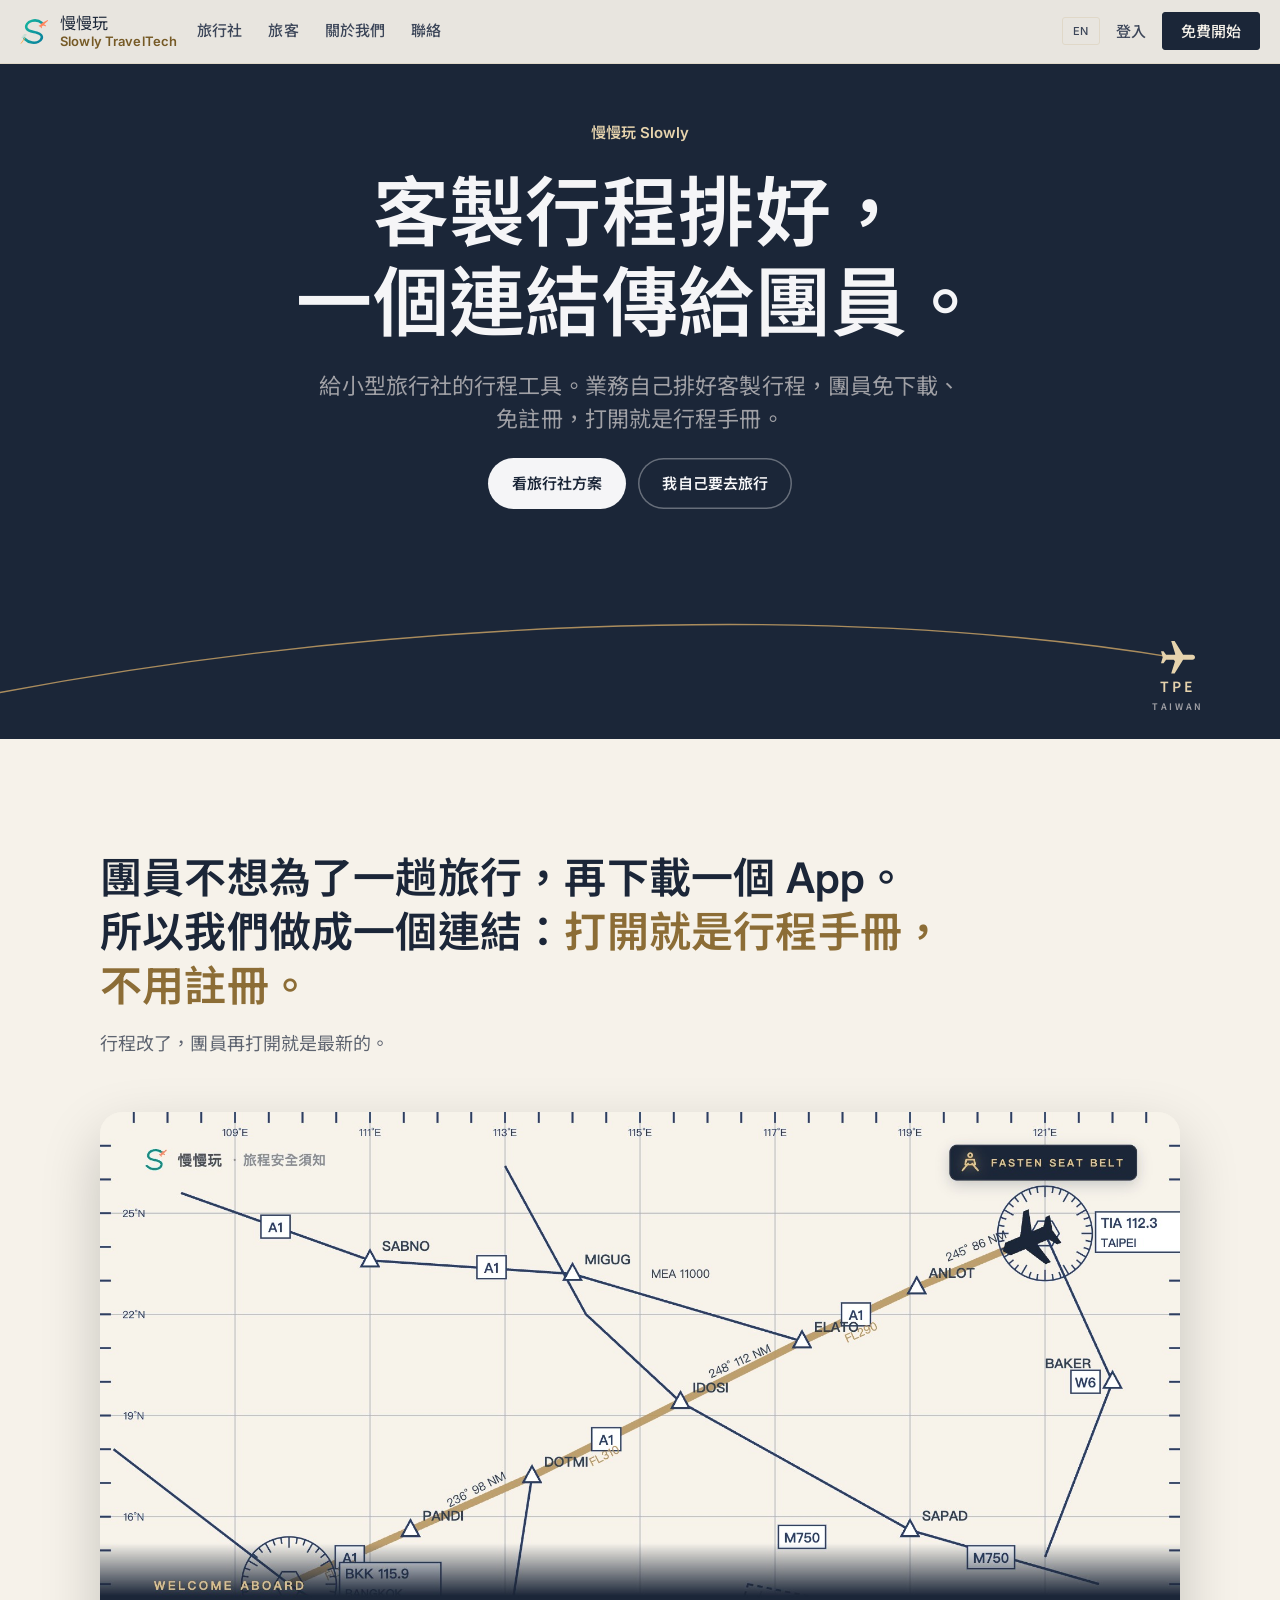
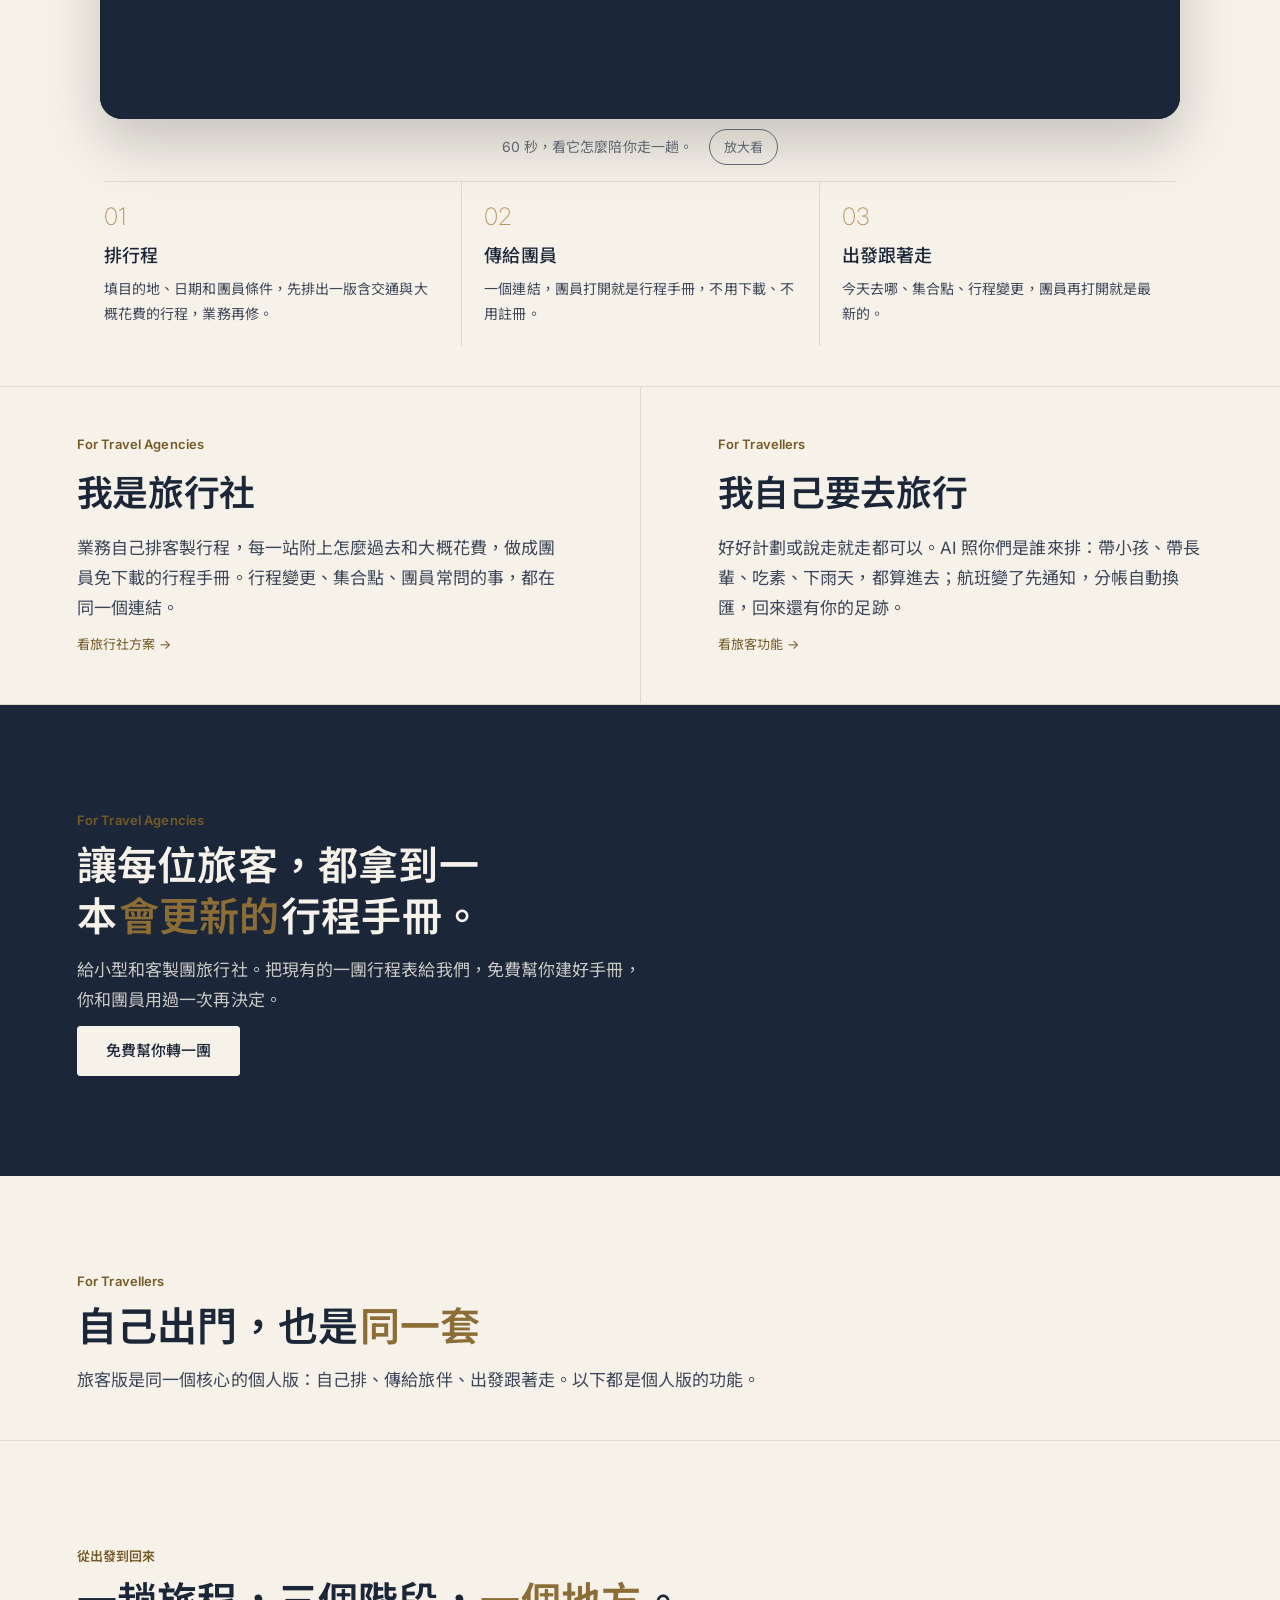
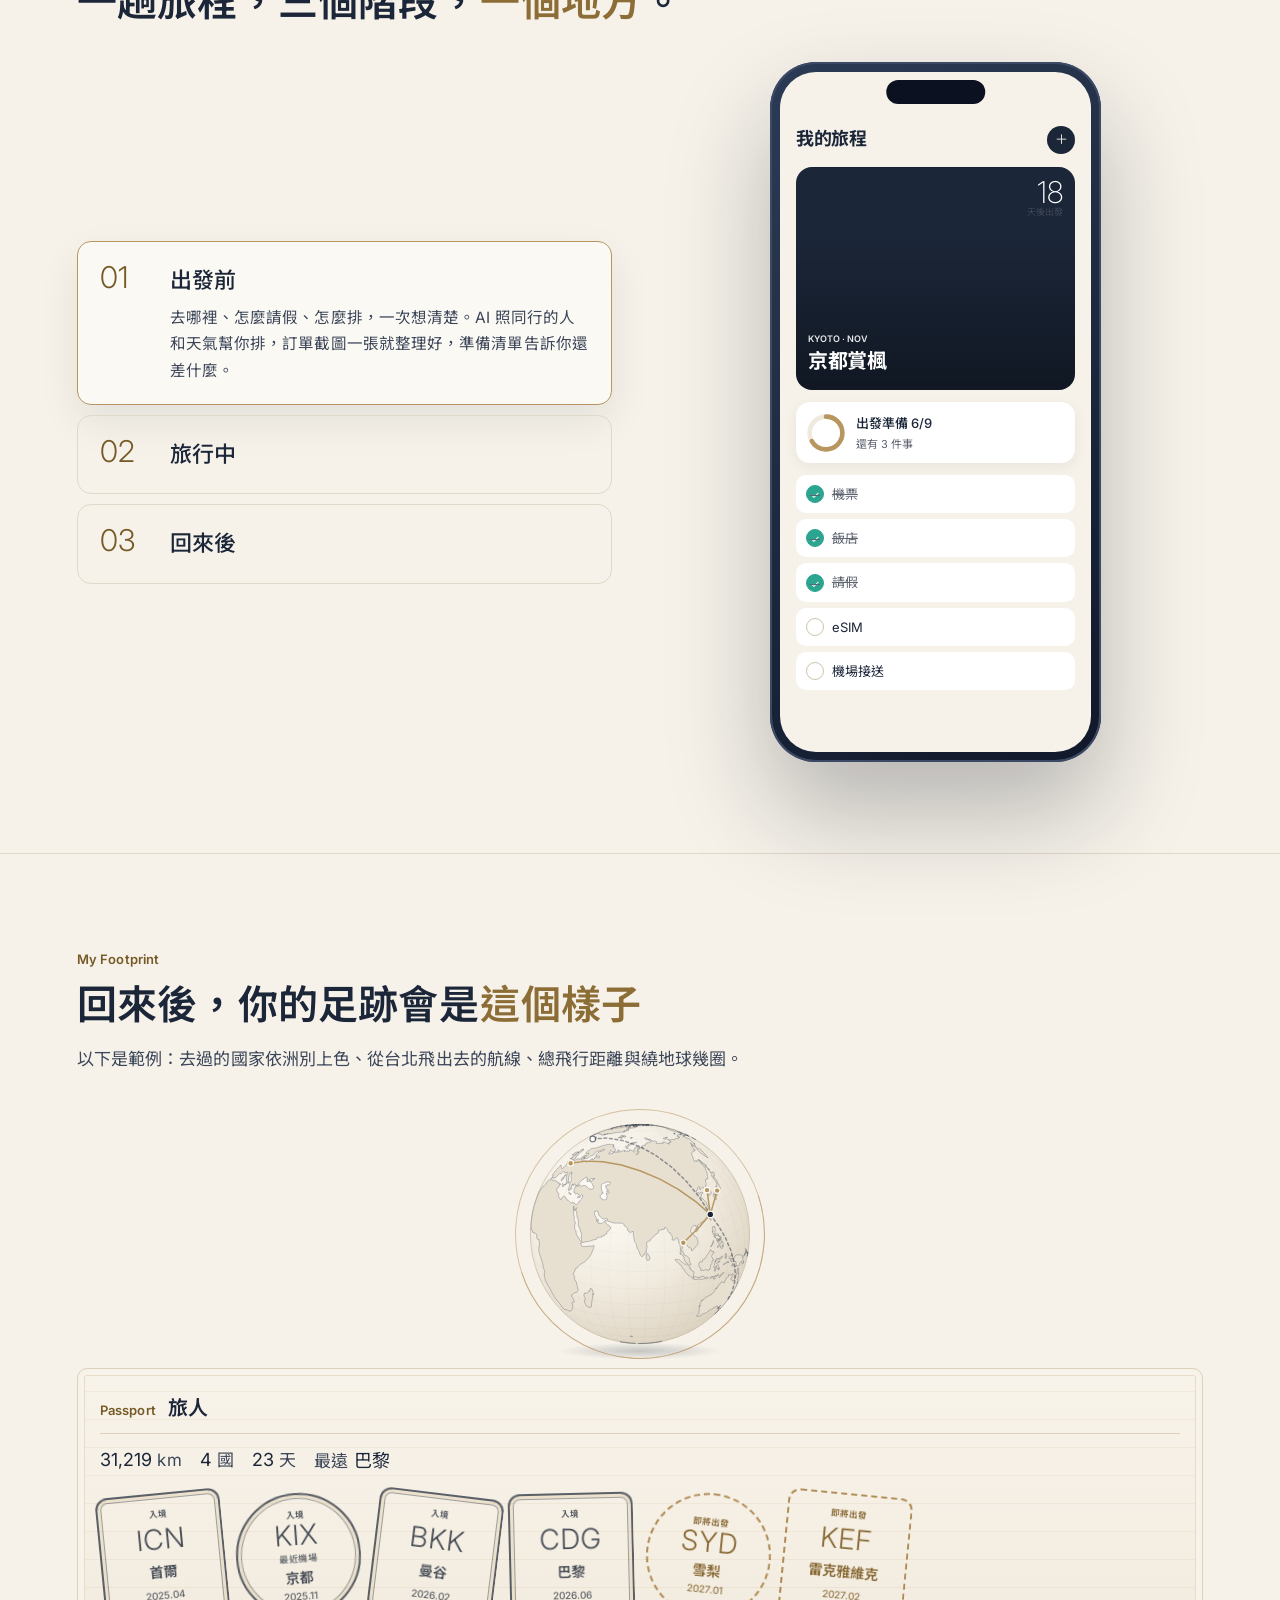
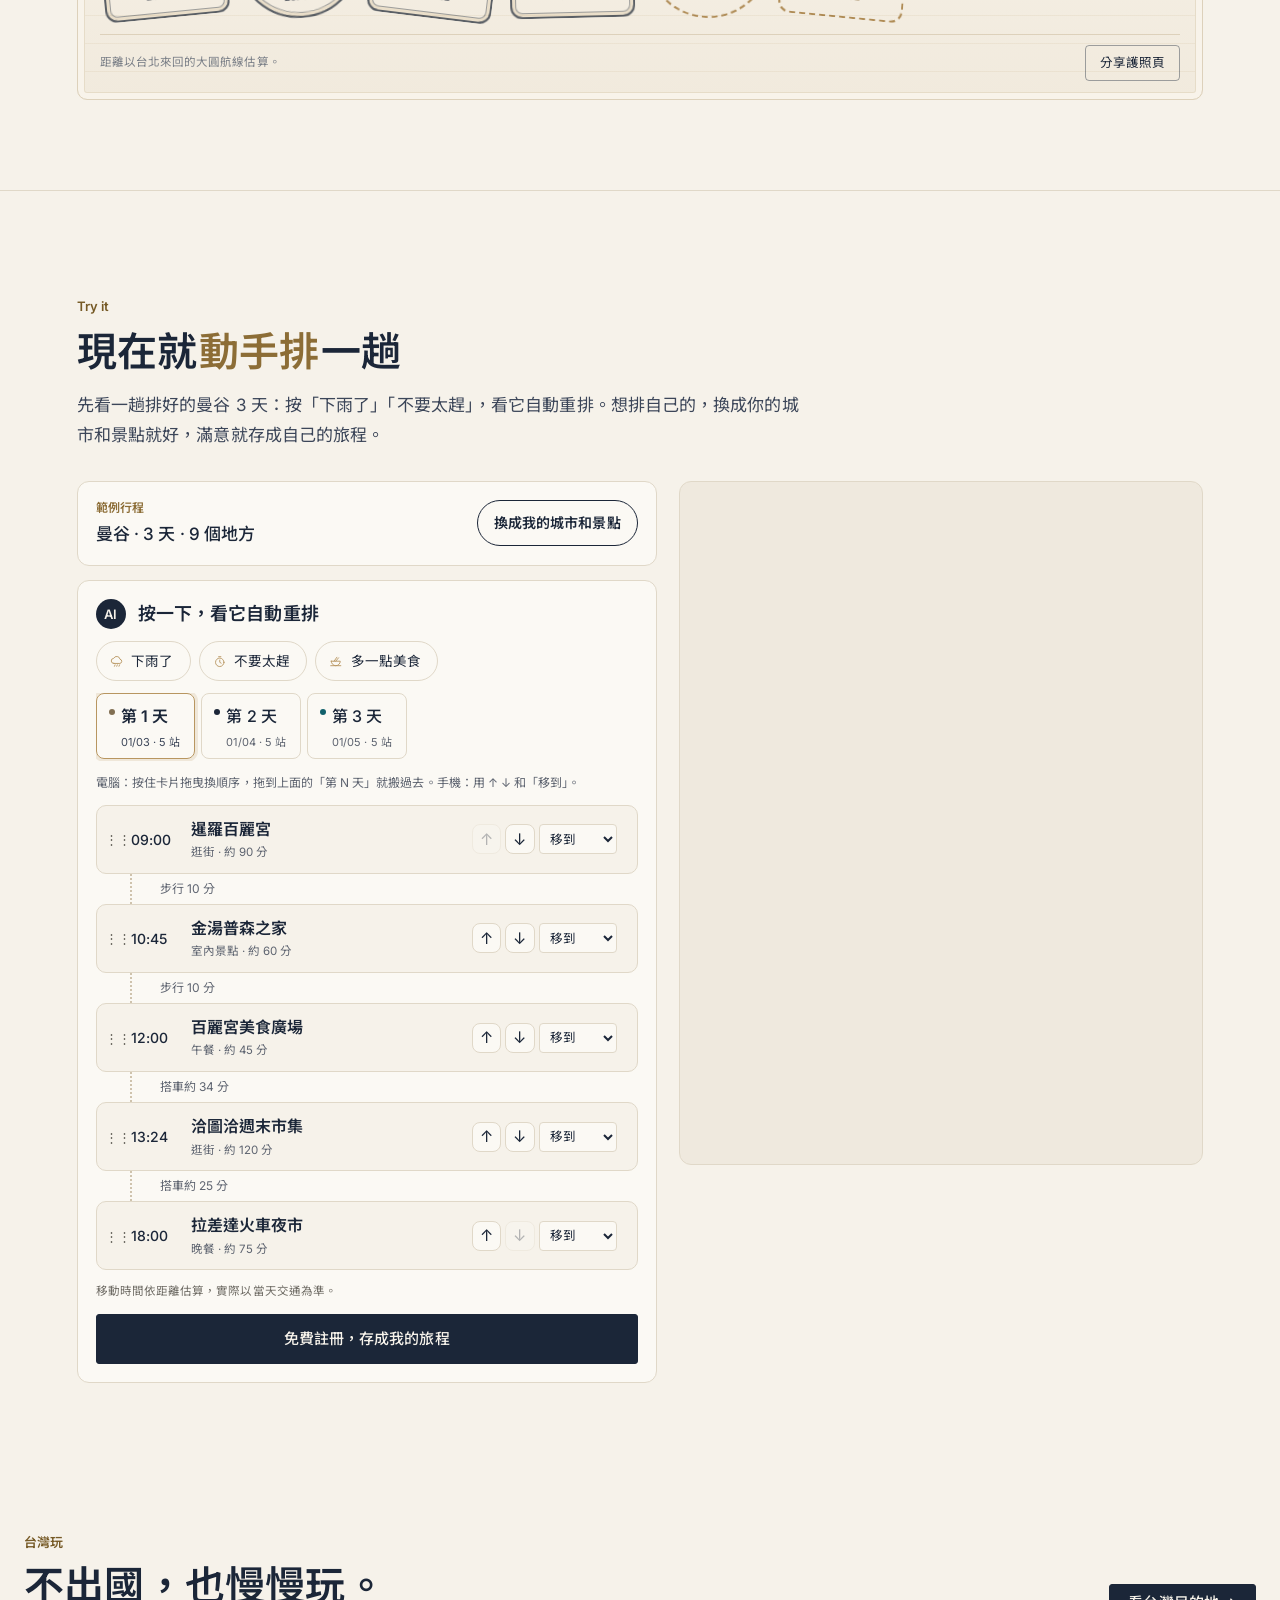
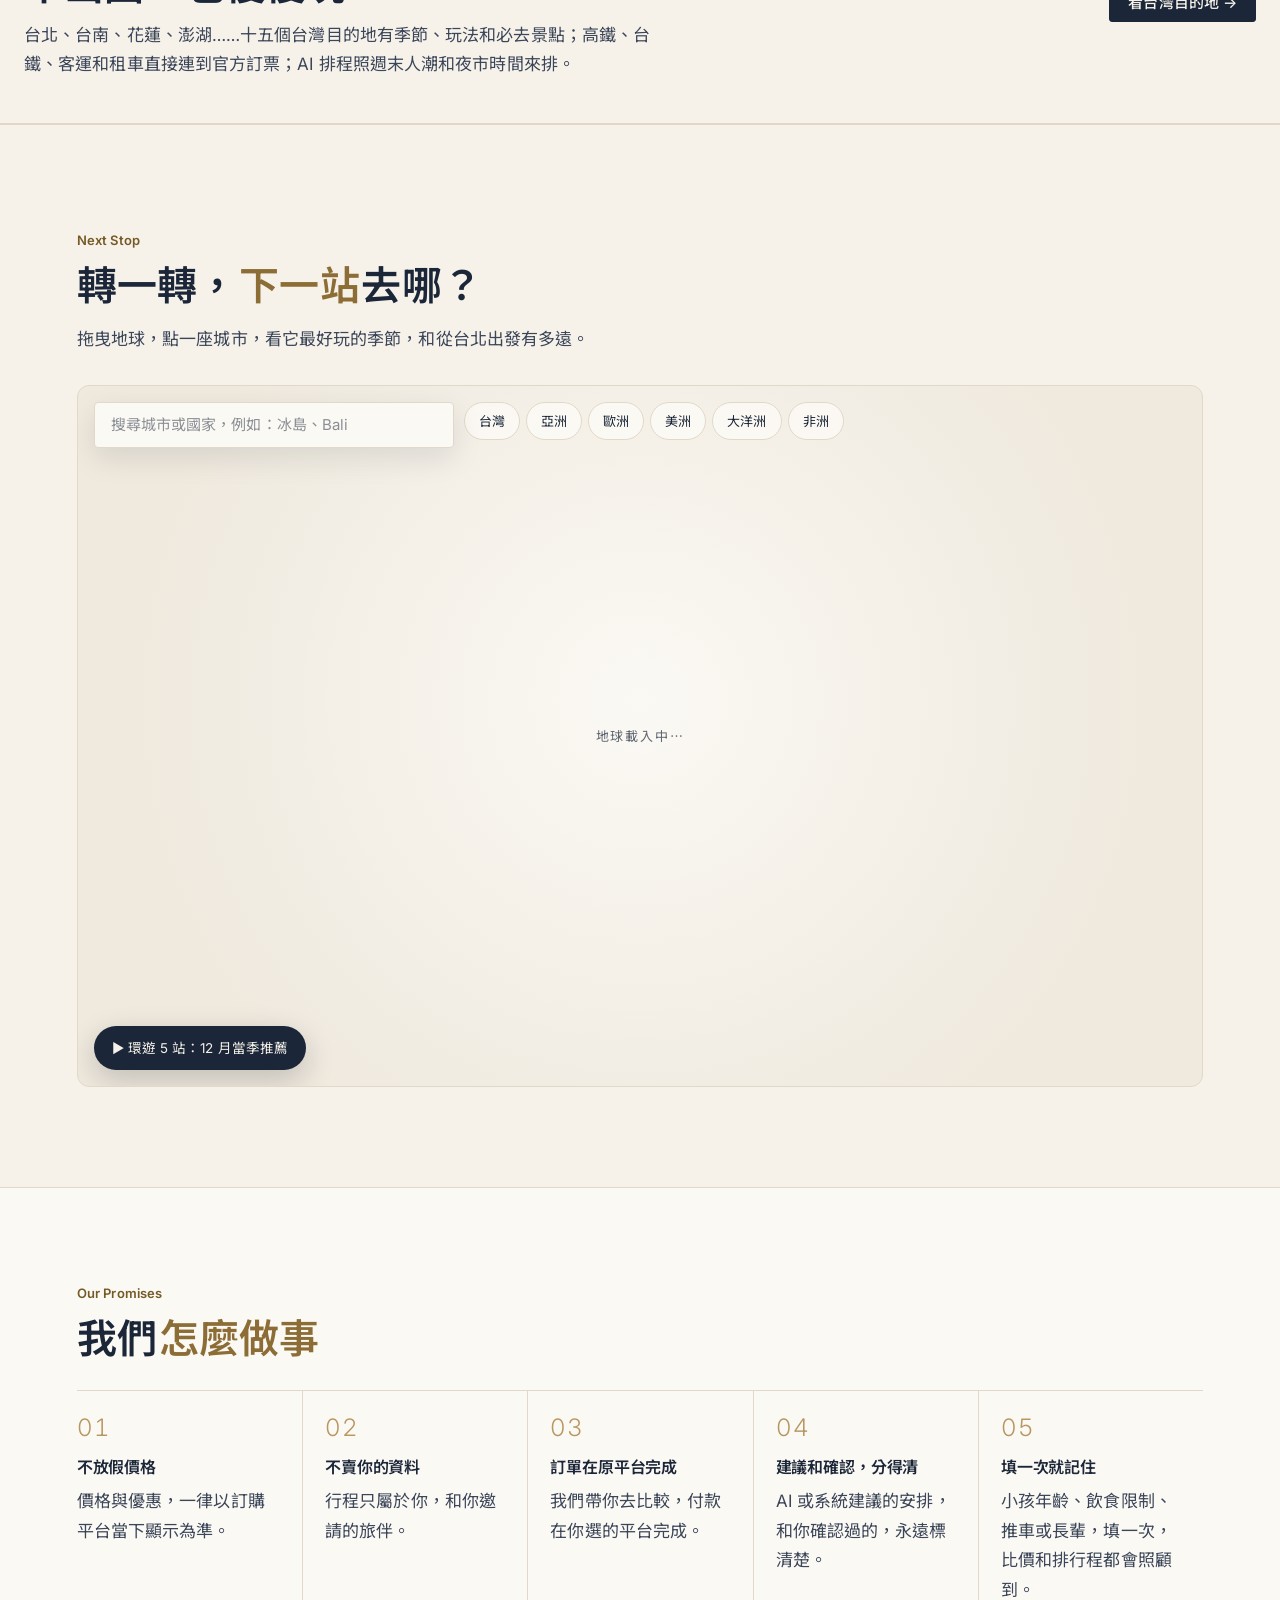
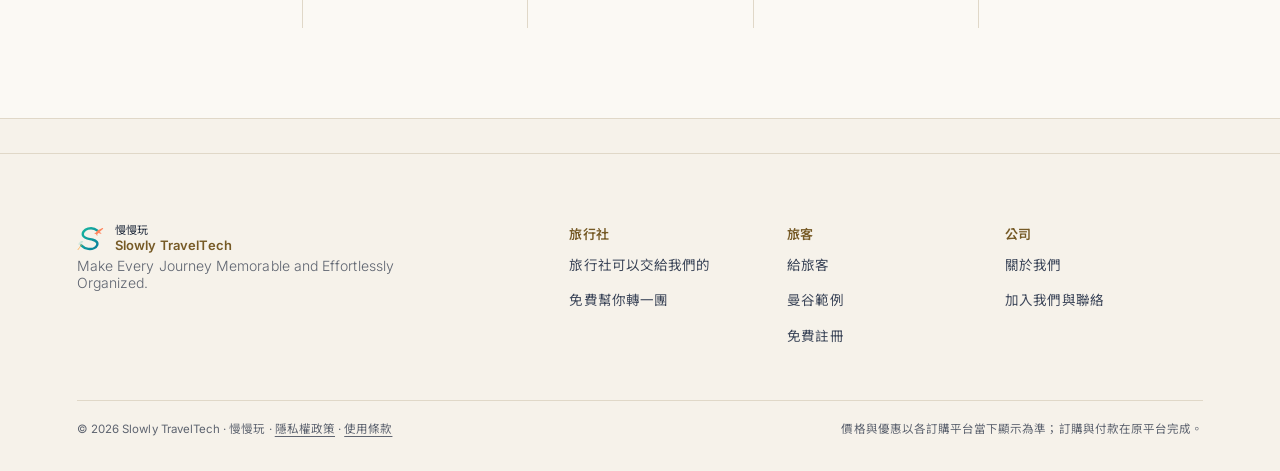
<file: index.html>
<!doctype html>
<html lang="zh-Hant" data-fonts="https://fonts.googleapis.com/css2?family=Inter:wght@300;400;500;600;700&amp;family=Montserrat:wght@200;300;400;500;600&amp;family=Noto+Sans+TC:wght@400;500;600;700&amp;family=Noto+Serif+TC:wght@600;700&amp;display=swap"><head>
    <script>try{var t=localStorage.getItem("st.theme");if(t==="light"||t==="dark")document.documentElement.setAttribute("data-theme",t)}catch(e){}</script>
    <meta charset="UTF-8">
    <link rel="icon" type="image/svg+xml" href="/favicon.svg">
    <meta name="viewport" content="width=device-width, initial-scale=1.0, viewport-fit=cover">
    <link rel="manifest" href="/manifest.webmanifest">
    <link rel="apple-touch-icon" href="/apple-touch-icon.png">
    <meta name="apple-mobile-web-app-capable" content="yes">
    <meta name="mobile-web-app-capable" content="yes">
    <meta name="apple-mobile-web-app-title" content="慢慢玩">
    <meta name="apple-mobile-web-app-status-bar-style" content="black">
    <meta name="theme-color" content="#111315">
    <title>慢慢玩 Slowly Travel</title>
    <!-- Web fonts load in the background (system fonts show first), so they never hold up the first paint. -->
    <link rel="preconnect" href="https://fonts.googleapis.com">
    <link rel="preconnect" href="https://fonts.gstatic.com" crossorigin="">
    
    
    <style>html{background:#f7f5f1}@media (prefers-color-scheme:dark){html{background:#0e1315}}#splash{z-index:9999;color:#1b2638;background:#f6f2ea;place-items:center;font-family:-apple-system,BlinkMacSystemFont,PingFang TC,sans-serif;transition:opacity .45s;display:grid;position:fixed;inset:0}@media (prefers-color-scheme:dark){html:not([data-theme=light]) #splash{color:#efe8da;background:#0e141e}}html[data-theme=dark] #splash{color:#efe8da;background:#0e141e}#splash.out{opacity:0;pointer-events:none}#splash .box{justify-items:center;gap:10px;display:grid;transform:translateY(-4vh)}#splash svg{width:min(46vw,200px);height:auto;overflow:visible}#splash .route{fill:none;stroke:url(#spTeal);stroke-width:37px;stroke-linecap:round;stroke-linejoin:round;stroke-dasharray:1;stroke-dashoffset:1px;animation:1s cubic-bezier(.6,0,.2,1) .1s forwards spDraw}#splash .trail{fill:none;stroke:#ffad51;stroke-width:13px;stroke-linecap:round;stroke-dasharray:1;stroke-dashoffset:1px;animation:.35s ease-out forwards spDraw}#splash .speed{stroke:#7acfc0;stroke-width:7px;stroke-linecap:round;opacity:0;animation:.3s .9s forwards spFade}#splash .plane{fill:#ff865f;opacity:0;animation:.2s 1.05s forwards spFade}#splash .mover{fill:#ff865f;opacity:0;animation:1s linear .1s forwards spMove}@keyframes spMove{0%,94%{opacity:1}to{opacity:0}}#splash .name{letter-spacing:4px;opacity:0;font-size:30px;font-weight:800;animation:.5s 1.05s forwards spUp}#splash .tag{opacity:0;color:#6c7a7f;font-size:12.5px;font-style:italic;animation:.5s 1.25s forwards spUp}@keyframes spDraw{to{stroke-dashoffset:0}}@keyframes spFade{to{opacity:1}}@keyframes spUp{0%{opacity:0;transform:translateY(8px)}to{opacity:1;transform:none}}@media (prefers-reduced-motion:reduce){#splash .route,#splash .trail{stroke-dashoffset:0;animation:none}#splash .speed,#splash .plane,#splash .name,#splash .tag{opacity:1;animation:none}#splash .mover{display:none}}</style>
    <script type="module" crossorigin="" src="/assets/index-C6XLLsqR.js"></script>
    <link rel="modulepreload" crossorigin="" href="/assets/rolldown-runtime-BCiCTKAo.js">
    <link rel="modulepreload" crossorigin="" href="/assets/react-BWPDF9mI.js">
    <link rel="modulepreload" crossorigin="" href="/assets/coords-pobQV2vf.js">
    <link rel="modulepreload" crossorigin="" href="/assets/supabase-D91a9Iv4.js">
    <link rel="modulepreload" crossorigin="" href="/assets/world-uUk4-pn1.js">
    <link rel="stylesheet" crossorigin="" href="/assets/index-CsQV6MGR.css">
  <link rel="stylesheet" crossorigin="" href="/assets/pitch-B2k4QVOw.css"><link rel="stylesheet" crossorigin="" href="/assets/Shell-p7s3KZaJ.css"><link rel="stylesheet" crossorigin="" href="/assets/brand-BbSCTPzj.css"><link rel="stylesheet" crossorigin="" href="/assets/TourVideo-DqAeJHIO.css"><link rel="stylesheet" crossorigin="" href="/assets/Passport-BInIwWcR.css"></head>
  <body>
    
    
    <div id="root" data-pre="1"><div class="mmw site"><a href="#main" class="site-skip">跳到主要內容</a><header class="site-bar"><a class="site-logo" aria-label="慢慢玩 Slowly TravelTech" href="/" data-discover="true"><svg viewBox="-4 -26 428 392" width="30" height="27.476635514018692" aria-hidden="true" style="display: block; flex: 0 0 auto;"><defs><linearGradient id="teal_r_4_" x1="0" y1="0" x2="1" y2="1"><stop stop-color="#18b89f"></stop><stop offset="1" stop-color="#087f9c"></stop></linearGradient></defs><path d="M309 45 C269 12 216 0 164 15 C105 31 72 78 89 121 C108 167 179 168 237 184 C292 200 318 227 304 266 C288 309 230 332 168 324 C124 319 90 299 61 270" fill="none" stroke="url(#teal_r_4_)" stroke-width="37" stroke-linecap="round" stroke-linejoin="round"></path><path d="M64 262 C43 291 28 313 12 335" fill="none" stroke="#ffad51" stroke-width="13" stroke-linecap="round"></path><path d="M312 41 L392 13 Q400 11 403 17 Q405 22 398 27 L340 66 L363 86 Q367 90 364 94 Q361 98 356 95 L323 79 L300 96 L303 111 Q304 116 299 117 Q295 118 292 113 L280 91 L264 83 L261 77 Q260 73 265 72 L281 71 L300 53 Q304 49 312 41Z" fill="#ff865f" transform="rotate(-8 331 65)"></path><path d="M55 214h29M38 232h34M25 250h29" stroke="#7acfc0" stroke-width="7" stroke-linecap="round"></path></svg><span>慢慢玩<small>Slowly TravelTech</small></span></a><nav class="site-nav" aria-label="主選單"><a class="" href="/business" data-discover="true">旅行社</a><a class="" href="/travelers" data-discover="true">旅客</a><a class="" href="/about" data-discover="true">關於我們</a><a class="" href="/contact" data-discover="true">聯絡</a><span class="site-nav-end"><button type="button" class="site-lang" aria-label="Language">EN</button><a class="site-in" href="/login" data-discover="true">登入</a><a class="site-cta" href="/signup" data-discover="true">免費開始</a></span></nav><button type="button" class="site-burger" aria-expanded="false" aria-label="選單"><i></i><i></i></button></header><main id="main"><section class="rh"><svg class="rh-route" viewBox="0 0 1280 179" preserveAspectRatio="none" aria-hidden="true"><path class="rh-ghost" d="M-40 140 C 358 61, 819 39, 1178 98"></path><path class="rh-arc" d="M-40 140 C 358 61, 819 39, 1178 98" style="stroke-dasharray: 99999; stroke-dashoffset: 99999;"></path><g class="rh-land"><circle cx="1178" cy="98" r="4.5"></circle><text x="1178" y="132" text-anchor="middle">TPE</text><text class="sub" x="1178" y="150" text-anchor="middle">TAIWAN</text></g><g class="rh-plane" opacity="0"><g transform="rotate(90) scale(1.7) translate(-12 -12)"><path d="M21 16v-2l-8-5V3.5c0-.83-.67-1.5-1.5-1.5S10 2.67 10 3.5V9l-8 5v2l8-2.5V19l-2 1.5V22l3.5-1 3.5 1v-1.5L13 19v-5.5l8 2.5z"></path></g></g></svg><div class="rh-in"><p class="rh-eb">慢慢玩 Slowly</p><h1><span>客製行程排好，</span><br><span>一個連結</span><span>傳給團員。</span></h1><p class="rh-lead">給小型旅行社的行程工具。業務自己排好客製行程，團員免下載、免註冊，打開就是行程手冊。</p><div class="rh-ctas"><a class="rh-btn" href="/business" data-discover="true">看旅行社方案</a><a class="rh-btn ghost" href="/travelers" data-discover="true">我自己要去旅行</a></div></div></section><section class="why rv in"><h2><span>團員不想為了一趟旅行，</span><span>再下載一個 App。</span><br><span>所以我們做成一個連結：</span><em><span>打開就是行程手冊，</span><span>不用註冊。</span></em></h2><p>行程改了，團員再打開就是最新的。</p></section><section class="why-video"><figure class="tour-inline"><video src="/video/tour-h.mp4" poster="/video/tour-h.jpg" preload="metadata" autoplay="" loop="" playsinline="" style="background-image: url(&quot;/video/tour-h.jpg&quot;); background-size: cover; background-position: center center;"></video><figcaption><span>60 秒，看它怎麼陪你走一趟。</span><button type="button">放大看</button></figcaption></figure></section><section class="how3s rv in" aria-label="怎麼用"><div><em>01</em><b>排行程</b><p>填目的地、日期和團員條件，先排出一版含交通與大概花費的行程，業務再修。</p></div><div><em>02</em><b>傳給團員</b><p>一個連結，團員打開就是行程手冊，不用下載、不用註冊。</p></div><div><em>03</em><b>出發跟著走</b><p>今天去哪、集合點、行程變更，團員再打開就是最新的。</p></div></section><section class="doors"><a class="door rv in" href="/business" data-discover="true"><span class="eyebrow">For Travel Agencies</span><b>我是旅行社</b><p>業務自己排客製行程，每一站附上怎麼過去和大概花費，做成團員免下載的行程手冊。行程變更、集合點、團員常問的事，都在同一個連結。</p><em>看旅行社方案 →</em></a><a class="door rv in" href="/travelers" data-discover="true"><span class="eyebrow">For Travellers</span><b>我自己要去旅行</b><p>好好計劃或說走就走都可以。AI 照你們是誰來排：帶小孩、帶長輩、吃素、下雨天，都算進去；航班變了先通知，分帳自動換匯，回來還有你的足跡。</p><em>看旅客功能 →</em></a></section><section class="band rv in"><div class="band-in"><span class="eyebrow">For Travel Agencies</span><h2>讓每位旅客，都拿到一本<em class="hl">會更新的</em>行程手冊。</h2><p>給小型和客製團旅行社。把現有的一團行程表給我們，免費幫你建好手冊，你和團員用過一次再決定。</p><a class="site-cta big" href="/business#talk" data-discover="true">免費幫你轉一團</a></div></section><div class="try-h rv trav-h in"><span class="eyebrow">For Travellers</span><h2>自己出門，也是<em class="hl">同一套</em></h2><p>旅客版是同一個核心的個人版：自己排、傳給旅伴、出發跟著走。以下都是個人版的功能。</p></div><section class="sc2"><div class="sc2-head rv in"><span class="eyebrow">從出發到回來</span><h2>一趟旅程，三個階段，<em class="hl">一個地方</em>。</h2></div><div class="sc2-grid"><div class="sc2-tabs" role="tablist" aria-label="旅程階段"><button type="button" role="tab" aria-selected="true" class="on"><em>01</em><span><b>出發前</b><small>去哪裡、怎麼請假、怎麼排，一次想清楚。AI 照同行的人和天氣幫你排，訂單截圖一張就整理好，準備清單告訴你還差什麼。</small></span></button><button type="button" role="tab" aria-selected="false" class=""><em>02</em><span><b>旅行中</b><small>登機證、今天的路線、旅伴的更新，打開就有。登機門改了先通知你，分帳自動換匯。</small></span></button><button type="button" role="tab" aria-selected="false" class=""><em>03</em><span><b>回來後</b><small>飛了多遠、去過哪些國家，收成一頁屬於你的足跡。</small></span></button></div><p class="sc2-mtext">去哪裡、怎麼請假、怎麼排，一次想清楚。AI 照同行的人和天氣幫你排，訂單截圖一張就整理好，準備清單告訴你還差什麼。</p><div class="sc2-stage" aria-live="polite"><div class="sc-phone sc2-phone"><div class="sc-layer on"><div class="sc-screen"><div class="sc-top"><b>我的旅程</b><i>＋</i></div><div class="sc-cover" style="background-image: linear-gradient(rgba(0, 0, 0, 0) 30%, rgba(14, 20, 30, 0.8)), url(&quot;https://thumb.wikimedia.org/wikipedia/commons/thumb/a/ae/Kiyomizu-dera%2C_Kyoto%2C_November_2016_-02.jpg/500px-Kiyomizu-dera%2C_Kyoto%2C_November_2016_-02.jpg?utm_source=commons.wikimedia.org&amp;utm_campaign=imageinfo&amp;utm_content=thumbnail&quot;);"><span>KYOTO · NOV</span><b>京都賞楓</b><em>18<small>天後出發</small></em></div><div class="sc-ready"><svg viewBox="0 0 44 44"><circle cx="22" cy="22" r="18" class="bg"></circle><circle cx="22" cy="22" r="18" class="fg"></circle></svg><div><b>出發準備 6/9</b><small>還有 3 件事</small></div></div><ul class="sc-check"><li class="ok"><i>✓</i>機票</li><li class="ok"><i>✓</i>飯店</li><li class="ok"><i>✓</i>請假</li><li class=""><i></i>eSIM</li><li class=""><i></i>機場接送</li></ul></div></div><div class="sc-layer"><div class="sc-screen"><div class="sc-top"><b>第 1 天 · 京都</b><i>⋯</i></div><div class="sc-push"><i><svg class="si" viewBox="0 0 24 24" aria-hidden="true"><path d="M10.5 13.5 4 11l1-1.6 6.6 1.6 4.6-4.6a1.4 1.4 0 0 1 2 2l-4.6 4.6 1.6 6.6-1.6 1-2.5-6.5-3.3 3.3.3 2.4-1.1 1.1-1.5-3.2-3.2-1.5 1.1-1.1 2.4.3Z"></path></svg></i><span><b>航班 TPE → KIX</b><small>登機門公布：B7（第 1 航廈）</small></span><em>現在</em></div><div class="sc-bp"><small>BOARDING PASS</small><div><b>TPE</b><span><svg class="si" viewBox="0 0 24 24" aria-hidden="true"><path d="M10.5 13.5 4 11l1-1.6 6.6 1.6 4.6-4.6a1.4 1.4 0 0 1 2 2l-4.6 4.6 1.6 6.6-1.6 1-2.5-6.5-3.3 3.3.3 2.4-1.1 1.1-1.5-3.2-3.2-1.5 1.1-1.1 2.4.3Z"></path></svg></span><b>KIX</b></div><div class="sc-bp-t"><span>08:50</span><span>12:35</span></div><div class="sc-bp-f"><span><small>登機</small>08:10</span><span><small>登機門</small>B7</span><span><small>座位</small>32A</span></div></div><ol class="sc-day"><li><em>14:30</em>入住飯店 · 四條</li><li><em>16:00</em>清水寺</li><li><em>18:30</em>先斗町晚餐</li></ol></div></div><div class="sc-layer"><div class="sc-screen sc-after"><div class="sc-top"><b>我的足跡</b><i>↗</i></div><svg class="sc-globe" viewBox="0 0 120 120" aria-hidden="true"><defs><radialGradient id="scG" cx="36%" cy="30%" r="75%"><stop offset="0%" stop-color="#fffdf8"></stop><stop offset="65%" stop-color="#efe8dc"></stop><stop offset="100%" stop-color="#d8cdb9"></stop></radialGradient></defs><ellipse cx="60" cy="60" rx="56" ry="56" fill="none" stroke="#b89660" stroke-opacity=".5" transform="rotate(-18 60 60)"></ellipse><circle cx="60" cy="60" r="46" fill="url(#scG)" stroke="#cdbfa6"></circle><path d="M36 48c6-8 16-10 22-6s4 10 12 10 10-6 16-2M30 70c8 2 12 8 20 6s10-8 18-6 8 8 16 6" fill="none" stroke="#1b2638" stroke-opacity=".45" stroke-width=".8"></path><path d="M66 62 Q78 44 92 50" fill="none" stroke="#b89660" stroke-width="1.6"></path><path d="M66 62 Q58 78 46 80" fill="none" stroke="#b89660" stroke-width="1.6"></path><circle cx="66" cy="62" r="2.6" fill="#1b2638"></circle><circle cx="92" cy="50" r="2.2" fill="#b89660"></circle><circle cx="46" cy="80" r="2.2" fill="#b89660"></circle></svg><p class="sc-pline"><b>12,480</b> km · <b>3</b> 國 · <b>14</b> 天</p><div class="sc-stamps"><span class=""><b>ICN</b><small>首爾</small><em>2025.04</em></span><span class="round"><b>KIX</b><small>京都</small><em>2025.11</em></span><span class=""><b>BKK</b><small>曼谷</small><em>2026.02</em></span></div></div></div></div></div></div></section><section class="fp-sec"><div class="try-h rv in"><span class="eyebrow">My Footprint</span><h2>回來後，你的足跡會是<em class="hl">這個樣子</em></h2><p>以下是範例：去過的國家依洲別上色、從台北飛出去的航線、總飛行距離與繞地球幾圈。</p></div><div class="rv in"><div class="pp"><div class="pp-globe"><svg viewBox="0 0 280 280" role="img" aria-label="地球儀：從台北飛往 首爾、京都、曼谷、巴黎、雪梨、雷克雅維克"><defs><radialGradient id="ppLight" cx="36%" cy="30%" r="75%"><stop offset="0%" stop-color="#fffdf8"></stop><stop offset="60%" stop-color="#f1ebdf"></stop><stop offset="100%" stop-color="#ddd3c1"></stop></radialGradient><radialGradient id="ppShadow" cx="50%" cy="50%" r="50%"><stop offset="0%" stop-color="#1b2638" stop-opacity=".22"></stop><stop offset="100%" stop-color="#1b2638" stop-opacity="0"></stop></radialGradient></defs><ellipse cx="140" cy="266" rx="87.5" ry="9" fill="url(#ppShadow)"></ellipse><ellipse cx="140" cy="140" rx="134" ry="134" class="pp-orbit" transform="rotate(-18 140 140)"></ellipse><path d="M140,258L135.882,257.928L131.769,257.713L127.666,257.354L123.578,256.852L119.51,256.207L115.466,255.421L111.453,254.495L107.475,253.429L103.536,252.225L99.642,250.884L95.796,249.408L92.005,247.798L88.272,246.058L84.602,244.188L81,242.191L77.47,240.07L74.015,237.826L70.641,235.464L67.352,232.985L64.151,230.393L61.043,227.691L58.03,224.882L55.118,221.97L52.309,218.957L49.607,215.849L47.015,212.648L44.536,209.359L42.174,205.985L39.93,202.53L37.809,199L35.812,195.398L33.942,191.728L32.202,187.995L30.592,184.204L29.116,180.358L27.775,176.464L26.571,172.525L25.505,168.547L24.579,164.534L23.793,160.49L23.148,156.422L22.646,152.334L22.287,148.231L22.072,144.118L22,140L22.072,135.882L22.287,131.769L22.646,127.666L23.148,123.578L23.793,119.51L24.579,115.466L25.505,111.453L26.571,107.475L27.775,103.536L29.116,99.642L30.592,95.796L32.202,92.005L33.942,88.272L35.812,84.602L37.809,81L39.93,77.47L42.174,74.015L44.536,70.641L47.015,67.352L49.607,64.151L52.309,61.043L55.118,58.03L58.03,55.118L61.043,52.309L64.151,49.607L67.352,47.015L70.641,44.536L74.015,42.174L77.47,39.93L81,37.809L84.602,35.812L88.272,33.942L92.005,32.202L95.796,30.592L99.642,29.116L103.536,27.775L107.475,26.571L111.453,25.505L115.466,24.579L119.51,23.793L123.578,23.148L127.666,22.646L131.769,22.287L135.882,22.072L140,22L144.118,22.072L148.231,22.287L152.334,22.646L156.422,23.148L160.49,23.793L164.534,24.579L168.547,25.505L172.525,26.571L176.464,27.775L180.358,29.116L184.204,30.592L187.995,32.202L191.728,33.942L195.398,35.812L199,37.809L202.53,39.93L205.985,42.174L209.359,44.536L212.648,47.015L215.849,49.607L218.957,52.309L221.97,55.118L224.882,58.03L227.691,61.043L230.393,64.151L232.985,67.352L235.464,70.641L237.826,74.015L240.07,77.47L242.191,81L244.188,84.602L246.058,88.272L247.798,92.005L249.408,95.796L250.884,99.642L252.225,103.536L253.429,107.475L254.495,111.453L255.421,115.466L256.207,119.51L256.852,123.578L257.354,127.666L257.713,131.769L257.928,135.882L258,140L257.928,144.118L257.713,148.231L257.354,152.334L256.852,156.422L256.207,160.49L255.421,164.534L254.495,168.547L253.429,172.525L252.225,176.464L250.884,180.358L249.408,184.204L247.798,187.995L246.058,191.728L244.188,195.398L242.191,199L240.07,202.53L237.826,205.985L235.464,209.359L232.985,212.648L230.393,215.849L227.691,218.957L224.882,221.97L221.97,224.882L218.957,227.691L215.849,230.393L212.648,232.985L209.359,235.464L205.985,237.826L202.53,240.07L199,242.191L195.398,244.188L191.728,246.058L187.995,247.798L184.204,249.408L180.358,250.884L176.464,252.225L172.525,253.429L168.547,254.495L164.534,255.421L160.49,256.207L156.422,256.852L152.334,257.354L148.231,257.713L144.118,257.928L140,258Z" fill="url(#ppLight)" class="pp-sphere"></path><path d="M75.274,238.664L66.418,231.954L58.501,224.073L51.622,215.119L45.871,205.207L41.319,194.464L38.026,183.026L35.366,158.658L37.377,136.667L43.331,114.804L53,93.909L66.013,74.786L81.869,58.169L99.958,44.697L119.587,34.887L140,29.116M160.714,256.168L167.914,253.58L174.505,248.519L180.346,241.097L185.309,231.475L189.285,219.862L192.189,206.51L194.551,175.787L193.503,153.467L190.399,130.629L185.357,108.152L178.573,86.898L170.307,67.686L160.876,51.252L150.642,38.229L140,29.116M204.726,41.336L190.184,33.753L174.25,29.118L157.366,27.558L140,29.116M119.286,23.832L129.443,24.287L140,29.116M35.366,158.658L37.845,160.201L40.519,161.706L43.382,163.169L46.429,164.588L49.654,165.961L53.051,167.284L56.613,168.555L60.334,169.772L64.207,170.932L68.224,172.034L72.378,173.074L76.66,174.051L81.063,174.964L85.578,175.81L90.197,176.588L94.911,177.296L99.71,177.933L104.586,178.498L109.53,178.99L114.531,179.407L119.581,179.75L124.67,180.016L129.788,180.207L134.926,180.321L140.073,180.358L145.22,180.319L150.357,180.203L155.474,180.01L160.562,179.741L165.611,179.396L170.611,178.977L175.553,178.483L180.427,177.916L185.224,177.277L189.935,176.567L194.551,175.787L199.063,174.939L203.463,174.025L207.742,173.045L211.892,172.003L215.905,170.9L219.773,169.738L223.49,168.52L227.048,167.247L230.44,165.923L233.66,164.549L236.702,163.128L239.559,161.664L242.227,160.158L244.701,158.613L246.975,157.034L249.046,155.421L250.909,153.78L252.561,152.112L253.998,150.421L255.219,148.711L256.22,146.984L257,145.243L257.557,143.493L257.891,141.735L258,140M22,140L22,140.025L22.116,141.785L22.455,143.542L23.019,145.293L23.805,147.033L24.813,148.759L26.04,150.47L27.483,152.16L29.141,153.827L31.01,155.468L33.087,157.079L35.366,158.658M92.011,247.801L80.484,241.203L70.309,232.306L61.717,221.313L54.903,208.472L50.022,194.077L47.184,178.453L46.455,161.956L47.85,144.96L51.395,127.641L57.001,110.61L64.54,94.263L73.835,78.98L84.67,65.118L96.794,52.999L109.922,42.905L123.752,35.071M104.751,252.612L93.762,247.576L83.967,239.762L75.62,229.371L68.935,216.673L64.085,201.994L61.196,185.715L60.342,168.255L61.544,150.065L64.562,132.55L69.336,115.208L75.754,98.443L83.668,82.645L92.893,68.183L103.214,55.392L114.392,44.571L126.166,35.971M114.911,255.302L105.579,251.586L97.207,244.756L90.03,235.002L84.248,222.597L80.021,207.886L77.469,191.28L76.662,173.244L77.622,154.279L83.817,119.003L95.212,85.671L102.547,70.713L110.753,57.368L119.64,45.946L129.001,36.714M123.477,256.837L116.568,254.117L110.346,248.057L104.991,238.836L100.66,226.722L97.481,212.071L95.546,195.312L95.596,157.474L100.005,121.881L108.117,87.965L119.18,58.866L132.17,37.277M131.104,257.664L127.117,255.585L123.516,250.032L117.894,229.274L114.91,197.865L114.918,159.554L117.409,123.754L121.991,89.458L128.24,59.841L135.577,37.644M138.263,257.987L136.737,250.851L135.605,230.35L135.003,198.956L135.003,160.454L135.499,124.565L136.412,90.105L137.657,60.263L139.119,37.803M145.333,257.879L147.77,255.982L149.972,250.574L153.412,229.985L155.241,198.585L155.239,160.147L153.726,124.289L150.942,89.885L147.145,60.119L142.687,37.748M152.679,257.317L158.194,254.958L163.169,249.183L167.456,240.164L170.927,228.169L175.036,196.754L175.013,158.644L171.536,122.934L165.14,88.805L156.416,59.414L146.174,37.483M169.99,254.125L180.277,249.778L189.479,242.47L197.347,232.4L203.668,219.839L208.274,205.126L211.038,188.657L211.888,170.876L210.799,152.262L208.076,134.662L203.769,117.187L197.977,100.242L190.835,84.223L182.51,69.502L173.196,56.422L163.109,45.288L152.484,36.358M181.308,250.534L192.736,244.726L202.877,236.363L211.484,225.649L218.348,212.845L223.299,198.264L226.218,182.262L227.034,165.228L225.726,147.579L222.428,130.159L217.212,112.968L210.199,96.407L201.552,80.86L191.472,66.69L180.194,54.226L167.981,43.759L155.116,35.532M195.874,243.933L207.098,236.519L216.938,227.115L225.193,215.916L231.692,203.153L236.302,189.088L238.926,174.011L239.512,158.233L238.047,142.08L234.276,124.871L228.31,108.015L220.289,91.904L210.399,76.912L198.87,63.388L185.971,51.648L172.002,41.964L157.288,34.563M215.21,230.926L224.331,222.224L232.177,212.278L238.63,201.24L243.592,189.277L246.988,176.568L248.767,163.307L248.901,149.693L247.389,135.932L243.259,118.961L236.725,102.479L227.939,86.87L217.107,72.498L204.48,59.697L190.352,48.766L175.052,39.958L158.936,33.479M239.104,204.05L247.921,186.993L253.35,168.461L255.218,149.034L253.468,129.324L249.104,112.606L242.2,96.526L232.917,81.458L221.472,67.753L208.13,55.729L193.202,45.667L177.036,37.801L160.008,32.313M257.077,154.734L257.843,138.579L256.1,122.454L251.634,106.001L244.57,90.339L235.072,75.833L223.361,62.821L209.71,51.605L194.436,42.446L177.895,35.559L160.472,31.102M250.055,97.435L243.916,84.378L235.988,72.278L226.407,61.345L215.339,51.765L202.974,43.705L189.524,37.303L175.222,32.668L160.314,29.882M226.673,59.926L212.754,47.553L196.583,38.042L178.659,31.689L159.538,28.689M187.989,32.199L172.658,27.507L156.248,26.531M175.249,27.388L164.791,25.357L153.834,25.631M165.089,24.698L158.167,24.009L150.999,24.888M156.523,23.163L147.83,24.324M148.896,22.336L144.423,23.958M141.737,22.013L140.881,23.799M134.667,22.121L137.313,23.853M127.321,22.683L133.826,24.118M110.01,25.875L118.588,24.617L127.516,25.244M98.692,29.466L111.423,26.317L124.884,26.069M84.126,36.067L102.592,29.101L122.712,27.039M64.79,49.074L77.134,40.507L90.828,34.076L105.577,29.918L121.064,28.123M40.896,75.95L55.736,58.005L74.465,43.845L96.218,34.124L119.992,29.288M22.923,125.266L23.9,119.036L28.366,102.714L35.43,87.26L44.928,73.034L56.639,60.366L70.29,49.552L85.564,40.844L102.105,34.443L119.528,30.499M29.945,182.565L25.731,168.906L23.448,154.758L23.135,140.361L24.796,125.957L29.227,109.369L36.237,93.494L45.661,78.702L57.282,65.336L70.828,53.708L85.984,44.089L102.398,36.702L119.686,31.72M53.327,220.074L39.938,201.522L31.221,180.097L27.582,156.801L29.193,132.72L33.455,115.872L40.197,99.585L49.262,84.24L60.439,70.192L73.468,57.769L88.046,47.26L103.833,38.909L120.462,32.912M94.215,248.755L94.827,249.009L96.525,249.67L98.306,250.306L100.167,250.914L102.103,251.494L104.112,252.045L106.189,252.565L108.33,253.054L110.532,253.51L112.789,253.933L115.099,254.322L117.455,254.676L119.855,254.995L122.293,255.277L124.765,255.523L127.266,255.732L129.791,255.903L132.335,256.036L134.894,256.132L137.463,256.189L140.036,256.207L142.61,256.188L145.179,256.129L147.737,256.033L150.281,255.899L152.806,255.726L155.306,255.516L157.776,255.27L160.213,254.986L162.612,254.666L164.968,254.311L167.275,253.922L169.532,253.498L171.731,253.04L173.871,252.551L175.946,252.03L177.952,251.478L179.887,250.897L181.745,250.288L183.524,249.652L185.22,248.99L185.785,248.755M72.743,236.935L74.336,237.927L76.055,238.894L77.895,239.835L79.854,240.747L81.926,241.629L84.11,242.48L86.4,243.297L88.792,244.079L91.281,244.825L93.863,245.533L96.533,246.201L99.286,246.83L102.116,247.416L105.018,247.96L107.987,248.46L111.017,248.915L114.102,249.325L117.236,249.688L120.414,250.004L123.629,250.272L126.875,250.492L130.146,250.664L133.436,250.786L136.738,250.86L140.047,250.884L143.355,250.858L146.657,250.784L149.947,250.66L153.217,250.487L156.462,250.265L159.676,249.996L162.853,249.678L165.986,249.314L169.069,248.903L172.098,248.446L175.065,247.945L177.965,247.4L180.793,246.812L183.544,246.183L186.211,245.513L188.791,244.804L191.277,244.057L193.666,243.274L195.953,242.456L198.134,241.605L200.204,240.722L202.159,239.808L203.996,238.867L205.711,237.899L207.3,236.906L208.331,236.202M71.669,236.202L72.743,236.935M59.846,225.567L61.745,226.749L63.793,227.902L65.986,229.023L68.32,230.11L70.791,231.162L73.393,232.176L76.122,233.149L78.972,234.081L81.939,234.97L85.016,235.814L88.198,236.611L91.479,237.359L94.852,238.059L98.311,238.707L101.849,239.302L105.46,239.845L109.136,240.333L112.871,240.766L116.658,241.142L120.49,241.462L124.358,241.725L128.257,241.929L132.177,242.075L136.113,242.162L140.056,242.191L143.999,242.161L147.934,242.072L151.854,241.924L155.752,241.718L159.619,241.454L163.449,241.133L167.235,240.754L170.969,240.32L174.644,239.83L178.252,239.286L181.788,238.689L185.245,238.039L188.615,237.339L191.893,236.589L195.072,235.791L198.146,234.946L201.11,234.056L203.957,233.122L206.683,232.147L209.281,231.133L211.748,230.08L214.078,228.992L216.267,227.87L218.311,226.716L220.206,225.533L221.948,224.323L223.534,223.088L224.961,221.831L226.07,220.722M53.929,220.721L55.077,221.867L56.509,223.123L58.1,224.358L59.846,225.567M49.385,211.6L51.532,212.936L53.847,214.239L56.326,215.507L58.965,216.736L61.758,217.925L64.7,219.071L67.785,220.171L71.007,221.225L74.361,222.23L77.84,223.184L81.437,224.085L85.146,224.931L88.959,225.721L92.869,226.454L96.869,227.128L100.952,227.741L105.108,228.293L109.331,228.782L113.612,229.208L117.943,229.569L122.317,229.866L126.724,230.097L131.156,230.262L135.606,230.361L140.063,230.393L144.521,230.359L148.969,230.258L153.401,230.091L157.807,229.858L162.18,229.56L166.51,229.197L170.79,228.769L175.011,228.278L179.165,227.724L183.245,227.109L187.243,226.434L191.15,225.7L194.96,224.908L198.666,224.06L202.26,223.158L205.735,222.202L209.086,221.196L212.305,220.141L215.386,219.039L218.323,217.892L221.112,216.702L223.746,215.471L226.221,214.203L228.532,212.899L230.674,211.561L232.643,210.193L234.436,208.797L236.05,207.376L237.48,205.931L238.725,204.467L239.782,202.986L239.906,202.792M40.095,202.793L40.245,203.028L41.307,204.509L42.558,205.973L43.993,207.416L45.612,208.837L47.41,210.233L49.385,211.6M41.677,195.457L44.006,196.907L46.518,198.321L49.209,199.696L52.072,201.03L55.102,202.32L58.294,203.563L61.642,204.758L65.139,205.901L68.778,206.991L72.553,208.026L76.456,209.004L80.48,209.922L84.617,210.78L88.86,211.575L93.201,212.306L97.63,212.971L102.14,213.57L106.722,214.101L111.367,214.563L116.067,214.955L120.813,215.277L125.595,215.528L130.404,215.707L135.232,215.814L140.069,215.849L144.905,215.812L149.732,215.703L154.541,215.521L159.322,215.269L164.067,214.945L168.765,214.551L173.409,214.087L177.989,213.554L182.497,212.953L186.924,212.286L191.261,211.553L195.501,210.756L199.636,209.897L203.656,208.977L207.556,207.998L211.327,206.961L214.962,205.869L218.455,204.725L221.798,203.529L224.986,202.284L228.012,200.993L230.87,199.658L233.555,198.282L236.062,196.866L238.387,195.415L240.524,193.931L242.469,192.416L244.22,190.873L245.772,189.306L247.123,187.717L248.27,186.11L249.211,184.487L249.906,182.951M30.094,182.95L30.813,184.533L31.76,186.156L32.912,187.763L34.269,189.351L35.827,190.917L37.583,192.459L39.534,193.973L41.677,195.457M36.956,177.629L39.397,179.149L42.03,180.631L44.85,182.072L47.85,183.47L51.026,184.821L54.372,186.124L57.88,187.376L61.544,188.575L65.358,189.717L69.314,190.802L73.405,191.826L77.622,192.789L81.959,193.687L86.405,194.521L90.954,195.287L95.596,195.984L100.322,196.611L105.124,197.168L109.993,197.652L114.918,198.063L119.892,198.4L124.903,198.663L129.943,198.851L135.003,198.963L140.072,199L145.141,198.961L150.2,198.847L155.239,198.657L160.25,198.392L165.222,198.053L170.146,197.639L175.013,197.153L179.813,196.595L184.537,195.965L189.176,195.266L193.722,194.498L198.166,193.663L202.499,192.762L206.713,191.798L210.799,190.772L214.752,189.686L218.561,188.541L222.222,187.342L225.726,186.088L229.066,184.784L232.237,183.431L235.233,182.032L238.047,180.589L240.674,179.106L243.11,177.585L245.35,176.03L247.389,174.442L249.224,172.825L250.85,171.183L252.266,169.518L253.468,167.833L254.454,166.132L255.222,164.418L255.771,162.694L255.967,161.811M24.033,161.811L24.241,162.743L24.796,164.467L25.571,166.181L26.563,167.881L27.771,169.565L29.193,171.23L30.825,172.872L32.666,174.487L34.711,176.074L36.956,177.629M36.956,139.119L39.397,140.639L42.03,142.121L44.85,143.562L47.85,144.96L51.026,146.312L54.372,147.615L57.88,148.867L61.544,150.065L65.358,151.208L69.314,152.292L73.405,153.317L77.622,154.279L81.959,155.178L86.405,156.011L90.954,156.777L95.596,157.474L100.322,158.102L105.124,158.658L109.993,159.143L114.918,159.554L119.892,159.891L124.903,160.154L129.943,160.341L135.003,160.454L140.072,160.49L145.141,160.452L150.2,160.337L155.239,160.147L160.25,159.882L165.222,159.543L170.146,159.13L175.013,158.644L179.813,158.085L184.537,157.456L189.176,156.756L193.722,155.988L198.166,155.153L202.499,154.253L206.713,153.289L210.799,152.262L214.752,151.176L218.561,150.032L222.222,148.832L225.726,147.579L229.066,146.274L232.237,144.921L235.233,143.522L238.047,142.08L240.674,140.597L243.11,139.076L245.35,137.52L247.389,135.932L249.224,134.316L250.85,132.673L252.266,131.008L253.468,129.324L254.454,127.623L255.222,125.909L255.771,124.185L256.1,122.454L256.207,120.721L256.094,118.987L255.967,118.189M24.033,118.189L23.9,119.036L23.793,120.77L23.906,122.503L24.241,124.234L24.796,125.957L25.571,127.671L26.563,129.372L27.771,131.056L29.193,132.72L30.825,134.362L32.666,135.978L34.711,137.565L36.956,139.119M41.677,119.608L44.006,121.058L46.518,122.472L49.209,123.847L52.072,125.181L55.102,126.471L58.294,127.714L61.642,128.909L65.139,130.052L68.778,131.142L72.553,132.177L76.456,133.155L80.48,134.073L84.617,134.931L88.86,135.726L93.201,136.457L97.63,137.122L102.14,137.721L106.722,138.252L111.367,138.714L116.067,139.106L120.813,139.428L125.595,139.679L130.404,139.858L135.232,139.965L140.069,140L144.905,139.963L149.732,139.854L154.541,139.672L159.322,139.42L164.067,139.096L168.765,138.702L173.409,138.238L177.989,137.705L182.497,137.104L186.924,136.437L191.261,135.704L195.501,134.907L199.636,134.048L203.656,133.128L207.556,132.149L211.327,131.112L214.962,130.021L218.455,128.876L221.798,127.68L224.986,126.435L228.012,125.144L230.87,123.809L233.555,122.433L236.062,121.017L238.387,119.566L240.524,118.082L242.469,116.567L244.22,115.024L245.772,113.457L247.123,111.868L248.27,110.261L249.211,108.638L249.944,107.002L250.468,105.358L250.781,103.706L250.884,102.052L250.775,100.398L250.456,98.747L249.926,97.102L249.906,97.05M30.094,97.049L30.056,97.149L29.532,98.794L29.219,100.445L29.116,102.099L29.225,103.753L29.544,105.404L30.074,107.049L30.813,108.684L31.76,110.307L32.912,111.914L34.269,113.502L35.827,115.068L37.583,116.61L39.534,118.124L41.677,119.608M49.385,100.716L51.532,102.053L53.847,103.356L56.326,104.623L58.965,105.852L61.758,107.041L64.7,108.187L67.785,109.288L71.007,110.342L74.361,111.346L77.84,112.3L81.437,113.201L85.146,114.047L88.959,114.838L92.869,115.57L96.869,116.244L100.952,116.857L105.108,117.409L109.331,117.898L113.612,118.324L117.943,118.686L122.317,118.982L126.724,119.213L131.156,119.378L135.606,119.477L140.063,119.51L144.521,119.475L148.969,119.375L153.401,119.208L157.807,118.975L162.18,118.676L166.51,118.313L170.79,117.885L175.011,117.394L179.165,116.841L183.245,116.226L187.243,115.55L191.15,114.816L194.96,114.024L198.666,113.176L202.26,112.274L205.735,111.319L209.086,110.312L212.305,109.257L215.386,108.155L218.323,107.008L221.112,105.818L223.746,104.588L226.221,103.319L228.532,102.015L230.674,100.678L232.643,99.31L234.436,97.913L236.05,96.492L237.48,95.048L238.725,93.583L239.782,92.102L240.649,90.606L241.325,89.099L241.808,87.583L242.096,86.061L242.191,84.537L242.091,83.012L241.797,81.49L241.308,79.975L240.628,78.468L239.905,77.207M40.094,77.208L39.351,78.51L38.675,80.017L38.192,81.533L37.904,83.055L37.809,84.58L37.909,86.104L38.203,87.626L38.692,89.142L39.372,90.649L40.245,92.144L41.307,93.625L42.558,95.089L43.993,96.533L45.612,97.953L47.41,99.349L49.385,100.716M59.846,83.018L61.745,84.2L63.793,85.353L65.986,86.474L68.32,87.561L70.791,88.613L73.393,89.626L76.122,90.6L78.972,91.532L81.939,92.421L85.016,93.264L88.198,94.061L91.479,94.81L94.852,95.509L98.311,96.157L101.849,96.753L105.46,97.296L109.136,97.784L112.871,98.216L116.658,98.593L120.49,98.913L124.358,99.175L128.257,99.38L132.177,99.526L136.113,99.613L140.056,99.642L143.999,99.611L147.934,99.522L151.854,99.375L155.752,99.169L159.619,98.905L163.449,98.583L167.235,98.205L170.969,97.771L174.644,97.281L178.252,96.737L181.788,96.14L185.245,95.49L188.615,94.79L191.893,94.04L195.072,93.241L198.146,92.396L201.11,91.506L203.957,90.573L206.683,89.598L209.281,88.583L211.748,87.531L214.078,86.443L216.267,85.321L218.311,84.167L220.206,82.984L221.948,81.774L223.534,80.539L224.961,79.281L226.226,78.004L227.328,76.709L228.263,75.398L229.03,74.075L229.627,72.742L230.054,71.401L230.31,70.055L230.393,68.706L230.305,67.358L230.044,66.012L229.613,64.671L229.01,63.338L228.238,62.015L227.299,60.705L226.193,59.41L226.071,59.279M53.93,59.278L53.774,59.447L52.672,60.742L51.737,62.052L50.97,63.376L50.373,64.709L49.946,66.05L49.69,67.396L49.607,68.744L49.695,70.093L49.956,71.439L50.387,72.78L50.99,74.113L51.762,75.435L52.701,76.745L53.807,78.04L55.077,79.317L56.509,80.574L58.1,81.808L59.846,83.018M72.743,67.051L74.336,68.043L76.055,69.01L77.895,69.951L79.854,70.863L81.926,71.746L84.11,72.596L86.4,73.413L88.792,74.195L91.281,74.941L93.863,75.649L96.533,76.318L99.286,76.946L102.116,77.532L105.018,78.076L107.987,78.576L111.017,79.031L114.102,79.441L117.236,79.804L120.414,80.12L123.629,80.389L126.875,80.609L130.146,80.78L133.436,80.903L136.738,80.976L140.047,81L143.355,80.975L146.657,80.9L149.947,80.776L153.217,80.603L156.462,80.382L159.676,80.112L162.853,79.795L165.986,79.43L169.069,79.019L172.098,78.563L175.065,78.061L177.965,77.516L180.793,76.929L183.544,76.299L186.211,75.629L188.791,74.92L191.277,74.174L193.666,73.39L195.953,72.572L198.134,71.721L200.204,70.838L202.159,69.925L203.996,68.983L205.711,68.015L207.3,67.023L208.762,66.007L210.093,64.971L211.291,63.916L212.352,62.844L213.277,61.757L214.061,60.657L214.705,59.547L215.206,58.428L215.564,57.303L215.779,56.174L215.849,55.042L215.775,53.911L215.556,52.781L215.194,51.656L214.688,50.538L214.041,49.428L213.252,48.328L212.324,47.242L211.259,46.17L210.057,45.116L208.723,44.08L208.331,43.798M71.669,43.798L71.238,44.109L69.907,45.145L68.709,46.201L67.648,47.273L66.723,48.359L65.939,49.459L65.295,50.569L64.794,51.688L64.436,52.813L64.221,53.943L64.151,55.074L64.225,56.206L64.444,57.335L64.806,58.46L65.312,59.579L65.959,60.689L66.748,61.788L67.676,62.874L68.741,63.946L69.943,65L71.277,66.036L72.743,67.051M87.683,53.301L88.923,54.072L90.26,54.825L91.691,55.556L93.214,56.266L94.827,56.952L96.525,57.614L98.306,58.25L100.167,58.858L102.103,59.438L104.112,59.989L106.189,60.509L108.33,60.998L110.532,61.454L112.789,61.877L115.099,62.266L117.455,62.62L119.855,62.938L122.293,63.221L124.765,63.467L127.266,63.675L129.791,63.847L132.335,63.98L134.894,64.075L137.463,64.132L140.036,64.151L142.61,64.131L145.179,64.073L147.737,63.977L150.281,63.842L152.806,63.67L155.306,63.46L157.776,63.213L160.213,62.93L162.612,62.61L164.968,62.255L167.275,61.865L169.532,61.441L171.731,60.984L173.871,60.495L175.946,59.974L177.952,59.422L179.887,58.841L181.745,58.232L183.524,57.596L185.22,56.933L186.83,56.246L188.351,55.536L189.78,54.804L191.114,54.051L192.35,53.279L193.488,52.489L194.523,51.683L195.454,50.862L196.28,50.028L196.999,49.183L197.609,48.327L198.11,47.464L198.5,46.593L198.779,45.718L198.945,44.84L199,43.959L198.942,43.079L198.772,42.201L198.49,41.326L198.097,40.456L197.594,39.592L196.98,38.737L196.258,37.892L195.429,37.058L194.495,36.238L193.457,35.432L192.317,34.643L191.077,33.871L189.74,33.119L188.309,32.387L186.786,31.678L185.785,31.245M94.215,31.245L93.17,31.697L91.649,32.408L90.22,33.14L88.886,33.893L87.65,34.665L86.512,35.455L85.477,36.261L84.546,37.082L83.72,37.916L83.001,38.761L82.391,39.616L81.89,40.48L81.5,41.35L81.221,42.226L81.055,43.104L81,43.984L81.058,44.865L81.228,45.743L81.51,46.618L81.903,47.488L82.406,48.352L83.02,49.207L83.742,50.052L84.571,50.885L85.505,51.706L86.543,52.511L87.683,53.301M104.213,42.185L105.061,42.712L105.975,43.227L106.955,43.728L107.997,44.213L109.1,44.683L110.262,45.135L111.48,45.57L112.753,45.986L114.077,46.383L115.451,46.76L116.872,47.115L118.336,47.45L119.842,47.762L121.387,48.051L122.966,48.317L124.579,48.559L126.22,48.777L127.888,48.97L129.579,49.139L131.289,49.281L133.016,49.399L134.757,49.49L136.507,49.555L138.265,49.594L140.025,49.607L141.785,49.593L143.542,49.553L145.293,49.488L147.033,49.396L148.759,49.278L150.47,49.134L152.16,48.965L153.827,48.771L155.468,48.553L157.079,48.31L158.658,48.043L160.201,47.753L161.706,47.44L163.169,47.106L164.588,46.749L165.961,46.372L167.284,45.975L168.555,45.558L169.772,45.123L170.932,44.669L172.034,44.2L173.074,43.714L174.051,43.213L174.964,42.698L175.81,42.17L176.588,41.629L177.296,41.078L177.933,40.516L178.498,39.946L178.99,39.368L179.407,38.783L179.75,38.192L180.016,37.597L180.207,36.998L180.321,36.397L180.358,35.795L180.319,35.193L180.203,34.592L180.01,33.993L179.741,33.398L179.396,32.807L178.977,32.223L178.483,31.644L177.916,31.074L177.277,30.513L176.567,29.962L175.787,29.422L174.939,28.894L174.025,28.38L173.045,27.879L172.003,27.394L170.9,26.924L169.738,26.472L168.52,26.037L167.247,25.621L165.923,25.224L164.549,24.847L163.128,24.491L161.664,24.157L160.158,23.845L158.613,23.556L157.034,23.29L155.421,23.047L153.78,22.83L152.112,22.636L150.421,22.468L148.711,22.325L146.984,22.208L145.243,22.117L143.493,22.052L141.735,22.013L139.975,22L138.215,22.014L136.458,22.053L134.707,22.119L132.967,22.211L131.241,22.329L129.53,22.473L127.84,22.641L126.173,22.835L124.532,23.054L122.921,23.297L121.342,23.564L119.799,23.854L118.294,24.166L116.831,24.501L115.412,24.858L114.039,25.235L112.716,25.632L111.445,26.049L110.228,26.484L109.068,26.937L107.966,27.407L106.926,27.893L105.949,28.394L105.036,28.909L104.19,29.437L103.412,29.978L102.704,30.529L102.067,31.09L101.502,31.661L101.01,32.239L100.593,32.824L100.25,33.415L99.984,34.01L99.793,34.609L99.679,35.21L99.642,35.812L99.681,36.414L99.797,37.015L99.99,37.614L100.259,38.209L100.604,38.799L101.023,39.384L101.517,39.962L102.084,40.532L102.723,41.094L103.433,41.645L104.213,42.185M121.831,34.041L122.261,34.309L122.725,34.57L123.222,34.824L123.752,35.071L124.312,35.309L124.901,35.539L125.52,35.759L126.166,35.971L126.839,36.172L127.536,36.363L128.258,36.544L129.001,36.714L129.766,36.872L130.55,37.019L131.352,37.154L132.17,37.277L133.004,37.388L133.85,37.486L134.709,37.571L135.577,37.644L136.454,37.703L137.338,37.75L138.227,37.783L139.119,37.803L140.013,37.809L140.906,37.802L141.798,37.782L142.687,37.748L143.571,37.702L144.447,37.642L145.316,37.569L146.174,37.483L147.02,37.385L147.853,37.274L148.671,37.151L149.473,37.015L150.256,36.868L151.02,36.709L151.763,36.539L152.484,36.358L153.181,36.167L153.853,35.965L154.498,35.753L155.116,35.532L155.705,35.302L156.264,35.064L156.792,34.817L157.288,34.563L157.752,34.301L158.181,34.033L158.576,33.759L158.936,33.479L159.259,33.194L159.546,32.904L159.796,32.611L160.008,32.313L160.181,32.014L160.317,31.711L160.414,31.407L160.472,31.102L160.49,30.797L160.47,30.491L160.411,30.186L160.314,29.882L160.177,29.58L160.002,29.28L159.789,28.983L159.538,28.689L159.25,28.4L158.926,28.115L158.565,27.835L158.169,27.561L157.739,27.293L157.275,27.032L156.778,26.778L156.248,26.531L155.688,26.293L155.099,26.063L154.48,25.842L153.834,25.631L153.161,25.43L152.464,25.238L151.742,25.058L150.999,24.888L150.234,24.729L149.45,24.583L148.648,24.447L147.83,24.324L146.996,24.214L146.15,24.116L145.291,24.03L144.423,23.958L143.546,23.898L142.662,23.852L141.773,23.819L140.881,23.799L139.987,23.793L139.094,23.8L138.202,23.82L137.313,23.853L136.429,23.9L135.553,23.96L134.684,24.033L133.826,24.118L132.98,24.217L132.147,24.328L131.329,24.451L130.527,24.587L129.744,24.734L128.98,24.893L128.237,25.063L127.516,25.244L126.819,25.435L126.147,25.637L125.502,25.848L124.884,26.069L124.295,26.299L123.736,26.538L123.208,26.785L122.712,27.039L122.248,27.301L121.819,27.569L121.424,27.843L121.064,28.123L120.741,28.408L120.454,28.698L120.204,28.991L119.992,29.288L119.819,29.588L119.683,29.89L119.586,30.194L119.528,30.499L119.51,30.805L119.53,31.111L119.589,31.416L119.686,31.72L119.823,32.022L119.998,32.322L120.211,32.619L120.462,32.912L120.75,33.202L121.074,33.487L121.435,33.767L121.831,34.041" class="pp-grid"></path><path d="M193.155,244.907L193.38,244.957L194.086,244.698L193.092,245.222L192.333,245.558L192.416,245.455L191.641,245.857L190.594,246.342L189.908,246.586L189.714,246.589L189.054,246.794L188.687,246.762L188.448,246.668L188.497,246.233L189.006,246.152L189.465,246.241L190.161,246.113L191.146,245.613L192.246,244.983L193.52,244.363L193.965,244.23L193.701,244.479ZM203.507,239.352L203.408,239.468L202.727,239.902L201.425,240.673L201.604,240.524L200.407,241.234L200.669,241.017L202.316,240.036L202.554,239.949ZM56.942,223.817L56.835,223.711L56.704,223.575L56.066,222.923L55.857,222.67L56.511,223.335L56.511,223.335L57.159,223.982L57.046,223.813L57.742,224.497L58.277,225.034L58.662,225.44L59.262,226.046L59.525,226.3L60.358,227.07L60.285,227.003L60.285,227.003L57.298,224.168ZM51.754,217.704L53.41,219.547L52.645,218.613L53.248,219.226L54.208,220.341L55.114,221.193L55.666,221.644L55.625,221.416L56.118,221.828L56.961,222.889L57.429,223.505L56.888,223.101L57.07,223.367L57.646,223.973L57.773,224.142L58.186,224.652L58.719,225.283L58.753,225.415L58.319,224.998L57.892,224.61L57.211,223.835L56.336,222.953L55.212,221.884L54.789,221.415L54.798,221.316L53.989,220.362L53.206,219.453L52.185,218.313L52.002,218.082L51.241,217.249L49.778,215.568L48.749,214.316L48.885,214.407L49.821,215.505L50.586,216.293ZM34.271,191.281L34.273,191.457L33.814,190.641L33.161,189.404L32.501,188.067L31.732,186.404L31.441,185.714L31.62,186.019L32.088,186.981L32.515,187.858L32.857,188.555L33.682,190.156ZM38.683,189.88L39.142,190.596L39.295,191.406L38.848,191.272L38.317,190.723L37.984,189.894L38.11,189.525L38.563,190.021ZM39.704,189.481L39.258,189.531L38.809,189.516L38.497,188.781L38.829,188.722L39.082,188.815L39.453,188.617L39.619,188.659L39.752,189.435ZM30.893,181.696L30.796,181.718L30.38,180.708L30.251,180.247ZM29.689,178.435L30.196,180.007L29.993,179.602L29.919,179.563L29.703,178.969L29.296,177.556ZM25.613,166.83L25.838,167.667L25.601,167.178L25.251,165.761L25.531,166.622ZM24.99,164.81L24.886,164.588L24.685,163.975L24.578,163.54L24.46,162.828L24.689,163.581L24.852,164.203ZM25.154,164.864L25.168,165.108L24.654,162.959L24.412,161.683L24.511,161.917L24.868,163.683ZM24.222,161.228L24.294,161.641L23.972,160.29L23.746,159.227L23.577,158.33L23.581,158.239L23.745,159.018L24.07,160.464ZM23.428,157.723L23.407,157.69L23.276,156.953L23.111,155.879L23.078,155.593L23.275,156.82ZM23.043,155.555L23.035,155.551L22.897,154.512L22.717,152.986L22.55,151.372L22.542,151.282L22.606,151.928L22.677,152.576L22.86,154.136L22.993,155.115ZM236.982,142.407L236.072,143.106L235.839,143.031L236.089,142.32L235.941,141.553L236.548,140.965L236.793,140.914ZM228.253,128.946L228.07,129.578L227.145,129.958L226.434,130.333L226.15,129.515L226.257,129.153L227.267,128.74L227.933,128.646ZM213.136,135.127L212.754,135.595L211.846,135.514L210.833,135.027L210.925,134.516L211.525,134.199L211.884,134.169L212.925,134.058L213.809,134.308L214.167,134.781ZM218.411,129.169L219.67,129.072L219.75,128.674L220.797,128.31L221.713,128.532L222.045,128.353L222.459,128.966L223.161,128.659L223.27,129.265L223.863,129.113L224.674,129.595L224.398,130.587L223.679,130.396L223.103,130.707L222.645,130.777L222.494,131.225L222.016,131.537L221.694,131.128L221.318,131.576L221.092,133.134L220.672,132.94L220.473,132.391L219.482,132.372L218.86,132.733L217.976,132.873L217.398,133.462L216.498,133.086L216.477,132.404L217.842,132.256L218.933,132.061L219.327,131.449L218.492,130.801L218.319,130.036L217.371,130.019L217.547,129.366ZM71.336,133.798L71.04,134.075L70.719,133.686L70.881,133.137L70.785,132.334L70.91,132.134L71.243,131.876L71.226,131.454L71.354,131.29L71.46,131.359L71.973,131.856L72.205,132.101L72.396,132.435L72.643,133.242L72.58,133.344L71.892,133.616ZM71.196,130.445L70.654,130.451L70.498,129.957L70.363,129.746L70.376,129.616L70.56,129.487L71.05,129.824L71.376,130.238ZM70.423,129.099L70.324,129.299L69.543,129.017L69.712,128.805ZM69.168,128.432L69.061,128.524L68.967,128.468L68.474,128.249L68.401,127.745L68.364,127.647L68.819,127.484L68.908,127.647ZM67.051,126.389L66.832,126.533L66.451,126.026L66.56,125.903L66.83,125.775L67.146,125.916ZM206.775,126.475L207.546,127.047L208.881,126.443L209.517,126.763L211.062,127.645L212.189,128.281L212.661,128.111L213.614,128.257L213.649,128.852L214.722,128.607L215.99,129.083L215.937,129.602L215.053,130.156L214.111,130.554L213.079,130.7L211.013,131.509L211.749,130.109L211.028,129.761L210.042,129.9L209.393,129.464L208.771,128.424L207.942,128.732L206.407,128.567L205.854,128.264L203.781,128.459L203.152,128.201L203.616,127.556L202.068,127.823L201.173,129.131L200.523,129.309L200.398,129.852L199.65,130.251L198.928,130.211L199.641,129.4L199.83,128.597L200.452,127.988L201.168,127.408L202.303,126.939L202.625,126.628L203.988,126.444L205.193,126.164ZM209.42,123.622L209.092,123.821L208.419,122.78L207.72,122.357L207.685,121.01L208.141,120.964L209.102,122.47ZM207.43,118.148L205.964,118.9L205.653,118.194L206.277,117.853L207.236,117.649ZM208.579,117.795L208.756,119.268L208.423,119.093L208.136,118.055L207.271,117.454L207.198,117.232ZM49.381,64.42L49.66,64.09L48.798,65.134L49.412,64.498L49.678,64.253L50.998,62.862L52.508,61.217L53.201,60.572L53.113,60.874L51.125,63.076L50.088,64.201L49.1,65.14L47.822,66.641L47.822,66.641L46.983,67.605L46.33,68.442L45.687,69.199L45.627,69.184L46.027,68.634L46.027,68.634L48.575,65.398ZM56.31,58.425L55.859,59.058L56.325,58.853L54.696,60.466L54.61,60.08L53.45,60.974L54.801,59.248L53.48,60.437L53.814,59.886L55.199,58.489L56.093,57.728L55.849,58.189L57.712,56.54L58.75,55.695L56.962,57.605ZM205.546,75.867L206.31,75.799L207.029,75.387L207.13,76.251L206.905,76.503L205.332,76.312L204.72,75.86L204.664,75.209ZM203.839,71.06L203.491,71.274L202.081,71.265L200.749,70.863L200.919,70.607L202.263,70.516L203.581,70.785ZM131.865,83.533L131.158,83.759L129.029,82.84L128.704,82.185L127.605,81.495L127.441,80.975L126.146,80.572L125.808,79.578L125.988,79.177L127.272,79.646L128.028,79.957L129.223,80.21L129.589,80.845L130.146,81.72L131.399,82.515ZM205.638,66.448L206.429,68.021L206.381,67.256L207.1,67.307L207.362,67.973L208.297,68.026L208.24,67.472L209.266,67.524L210.103,68.757L210.281,68.206L211.094,68.952L212.134,69.765L213.082,71.301L212.855,71.555L212.19,71.548L211.218,70.19L210.873,70.112L211.299,71.949L210.855,72.147L210.696,71.118L209.738,71.142L209.088,71.679L207.67,72.424L207.173,72.019L207.163,71.218L206.496,70.969L206.291,69.701L204.816,66.879L204.42,65.794L204.468,64.953L204.81,64.838L205.079,65.31ZM121.862,73.12L123.019,73.086L122.194,74.984L122.932,76.456L122.442,76.412L121.895,75.561L121.643,74.733L121.18,74.147L121.16,73.381L121.37,72.851ZM66.218,50.222L63.267,52.745L64.072,51.679L62.01,53.12L60.257,54.835L59.232,55.697L60.295,54.58L59.322,55.23L60.6,54.1L62.02,52.966L63.682,51.627L64.784,50.851L66.857,49.347L68.552,48.007L70.73,46.581L71.274,46.481L72.119,45.838L72.257,45.872L71.116,46.668L69.48,47.839L67.904,48.906ZM207.542,43.563L209.208,44.88L209.542,45.312L207.608,43.925L206.209,43.138L204.447,41.864L203.405,41.146L202.997,40.793L203.504,40.946L204.809,41.785L205.836,42.394ZM102.822,64.728L101.529,65.087L101.333,64.576L101.685,63.828L102.856,63.494L103.484,63.381L104.009,63.628L104.081,64.189ZM206.89,42.79L208,43.572L207.973,43.565L209.004,44.306L209.324,44.572L210.239,45.259L210.211,45.275L207.932,43.601L207.152,43.027L207.701,43.494L207.244,43.216L206.267,42.498L205.723,42.196L204.638,41.507L204.042,41.019L203.092,40.436L202.47,40.129L202.769,40.426L202.455,40.274L201.593,39.746L201.308,39.628L202.287,40.239L200.792,39.423L200.189,39.172L198.374,38.187L196.739,37.276L196.533,37.067L195.875,36.599L195.875,36.599L198.076,37.806L197.401,37.346L196.9,36.976L198.297,37.71L200.125,38.767L199.722,38.451L201.178,39.192L201.051,39.081L202.39,39.855L202.8,40.103L202.552,39.944L202.552,39.944L206.006,42.188ZM96.006,57.587L95.376,57.638L95.181,57.208L95.149,56.675L96.036,56.705L96.448,57.036ZM174.132,56.751L174.423,57.565L173.986,57.536L173.456,57.17L173.415,57.064L173.377,56.568L173.711,56.517ZM171.52,56.495L171.186,57.49L170.602,57.589L170.153,57.244L170.266,56.46L171.331,56.222ZM97.722,50.954L97.768,51.344L98.262,51.373L98.327,51.903L98.703,52.317L98.5,52.434L97.755,52.512L97.638,52.047L97.691,51.725L97.122,51.572L97.125,51.402ZM166.045,53.025L166.618,53.586L166.834,53.296L167.522,53.555L168.671,53.834L169.831,54.054L170.414,54.683L170.862,54.443L171.75,54.759L171.448,55.356L170.031,55.312L169.139,54.793L168.941,55.697L168.347,56.665L167.51,55.901L166.535,56.255L166.75,55.425L166.087,54.32L165.442,53.025ZM185.924,34.714L187.153,35.191L188.173,35.316L189.819,36.215L191.568,37.585L192.026,37.989L191.93,38.284L191.621,38.897L190.724,38.25L189.974,38.525L189.495,37.851L188.95,37.642L188.649,38.079L187.391,37.396L187.013,36.863L188.14,36.904L186.956,36.092L187.316,35.931L186.08,35.124ZM170.465,49.525L169.851,49.791L169.098,49.228L168.654,48.468L169.007,48.142L169.805,48.338L170.362,48.855L170.473,49.045ZM223.952,57.078L223.733,56.857L223.314,56.44L222.356,55.504L221.974,55.153L220.324,53.566L220.089,53.341L220.089,53.341L223.065,56.189ZM212.594,46.973L212.719,47.075L211.742,46.331L210.729,45.548L210.598,45.449L210.598,45.449ZM169.601,25.773L169.525,25.753L169.91,25.865L171.367,26.263L172.851,26.673L173.497,26.855L175.153,27.358L175.154,27.358L179.063,28.653L182.925,30.085L186.735,31.65L187.357,31.92L187.305,31.897L190.198,33.21L191.366,33.771L191.46,33.849L190.073,33.244L186.751,31.924L185.287,31.31L182.616,30.182L180.018,29.212L176.997,28.22L172.962,27.07L171.038,26.546L167.912,25.788L166.198,25.359L165.389,25.113L163.572,24.789L162.649,24.542L161.444,24.289L160.435,23.953L161.468,24.138L161.449,24.063L160.473,23.898L160.024,23.76L158.452,23.47L157.356,23.283L157.356,23.283L161.419,23.96L165.455,24.778L169.461,25.737ZM136.618,22.048L137.104,22.046L137.17,22.055L136.128,22.138L135.921,22.227L135.522,22.266L133.86,22.324L133.539,22.288L133.867,22.208L133.355,22.22L132.901,22.222L132.746,22.223L132.746,22.223ZM132.063,22.267L131.907,22.297L133.07,22.258L132.205,22.371L132.643,22.413L132.355,22.437L131.797,22.42L131.618,22.354L130.846,22.405L131.469,22.407L130.631,22.517L129.41,22.644L127.948,22.746L129,22.721L129.71,22.798L128.889,22.929L127.57,23.094L126.533,23.273L127.371,23.258L127.334,23.419L126.808,23.511L126.353,23.726L125.309,23.965L125.444,24.027L124.442,24.273L123.854,24.328L123.567,24.597L122.842,24.78L123.276,24.847L123.474,24.984L123.213,25.261L122.212,25.409L122.327,25.247L121.358,25.482L120.571,25.491L120.608,25.605L119.65,25.952L118.201,26.241L117.368,26.362L116.635,26.357L116.545,26.222L116.647,25.89L116.499,25.804L115.821,25.99L114.891,26.231L114.849,26.346L113.679,26.5L113.917,26.535L113.597,26.765L112.258,27.31L111.412,27.435L109.854,28.2L111.153,28.038L110.268,28.449L109.866,28.733L108.52,29.175L107.254,29.458L106.654,29.476L104.918,30.005L103.79,30.495L105.48,30.295L104.304,30.806L104.466,31.058L103.54,31.607L103.95,31.641L103.435,32.06L105.312,31.488L105.965,31.573L103.976,33.786L102.79,34.312L101.278,35.373L101.766,36.176L101.574,36.747L100.846,37.237L99.431,37.753L99.008,38.27L99.552,38.436L99.835,38.842L99.76,39.456L100.309,39.814L99.021,41.011L99.887,41.023L100.879,40.266L101.795,39.981L102.037,40.955L102.704,41.367L102.728,42.461L102.441,43.203L102.441,43.203L102.045,44.536L101.489,46.202L100.46,46.871L100.366,47.309L101.414,46.443L102.413,47.228L101.958,48.754L100.8,49.04L99.824,48.773L98.316,49.927L97.798,50.074L97.373,49.803L97.543,49.197L97.38,48.52L97.973,47.965L97.787,47.525L97.097,47.381L97.448,46.853L98.146,46.501L97.278,46.457L96.678,47.09L95.746,47.413L95.735,47.417L94.493,47.562L94.123,47.126L93.573,47.966L92.448,49.071L92.199,49.514L91.574,50.03L91.031,50.268L90.615,49.466L88.284,49.49L87.767,49.348L86.05,49.667L84.534,49.897L83.644,50.299L84.396,49.032L82.345,49.032L82.88,48.462L81.911,48.606L81.868,47.992L80.659,48.598L78.756,49.242L78.066,49.71L77.903,50.385L75.408,52.033L75.158,51.718L73.673,52.542L73.035,53.227L71.871,53.137L69.934,54.389L69.316,54.061L67.628,55.189L65.969,55.729L67.04,54.707L69.381,52.748L73.052,49.936L75.448,48.583L76.543,48.252L77.357,47.767L77.897,48.103L80.323,47.396L82.4,46.906L84.132,46.672L86.797,45.47L86.417,45.17L84.837,45.815L82.492,46.093L84.589,44.575L83.731,44.048L80.597,44.828L79.544,45.741L79.023,45.196L78.854,44.735L80.129,44.052L80.454,43.353L79.657,43.377L80.267,42.12L80.268,41.214L77.659,41.791L74.959,42.525L74.222,43.261L73.055,44.066L72.395,44.679L73.018,44.436L72.61,44.942L70.463,46.666L69.09,47.586L67.703,48.34L65.866,49.635L63.556,51.271L61.883,52.289L60.994,52.964L59.837,53.741L58.79,54.524L58.272,54.952L58.117,55.041L58.413,54.75L58.896,54.29L58.896,54.29L61.937,51.512L65.073,48.841L68.3,46.282L71.614,43.837L75.012,41.509L78.489,39.301L82.04,37.215L85.663,35.255L89.352,33.423L93.102,31.72L96.909,30.149L100.769,28.712L104.677,27.411L108.628,26.247L112.617,25.221L116.639,24.335L120.69,23.591L124.765,22.988L128.858,22.527ZM155.687,49.761L155.506,50.277L154.367,50L153.872,50.213L152.648,49.73L153.064,49.259L153.259,48.645L154.149,48.924L154.67,49.103L155.004,49.321ZM106.827,40.751L105.645,41.389L105.22,41.21L105.72,40.88ZM106.827,40.751L106.937,40.74L107.194,40.908L107.17,41.461L106.91,41.575L106.167,41.597L105.645,41.389ZM158.757,48.737L159.646,50.045L159.826,48.885L161.198,49.556L161.694,50.549L162.993,51.301L162.996,50.219L162.601,49.023L161.517,47.653L162.444,47.56L163.477,47.536L164.824,47.946L165.425,48.545L165.566,49.321L166.608,49.884L167.073,50.523L166.534,51.74L165.736,52.16L164.713,51.918L164.999,52.629L165.11,53.91L165.303,54.552L165.03,55.665L163.955,55.967L163.673,56.678L164.158,57.618L163.28,57.964L162.848,59.317L162.696,61.142L162.888,62.391L163.637,64.188L165.189,64.234L166.313,65.627L167.34,66.749L168.591,66.203L170.785,66.556L172.09,66.97L173.204,67.578L174.686,67.759L176.112,68.205L177.785,67.932L178.93,67.838L179.61,69.249L180.882,70.791L182.686,72.431L185.129,73.599L185.588,72.857L185.079,71.042L182.946,68.656L181.737,68.004L182.731,66.87L182.979,65.497L182.684,64.298L181.861,63.313L180.33,62.215L178.477,61.39L178.249,59.596L176.868,58.401L174.814,56.289L175.055,55.825L176.615,55.831L177.463,55.734L177.712,55.194L178.78,55.438L180.372,55.931L181.086,56.383L182.395,56.042L183.494,57.192L185.395,58.855L186.244,58.823L187.536,59.446L187.771,58.261L186.857,56.487L186.612,55.683L188.367,56.653L191.004,57.994L193.414,59.298L194.053,60.302L195.703,60.657L197.086,61.16L198.43,60.973L199.28,61.196L200.745,62.251L201.396,62.155L202.181,62.543L203.846,64.131L203.941,64.956L203.987,65.745L203.403,66.902L203.649,68.624L202.637,69.512L200.736,69.971L199.537,70.499L198.779,70.973L198.949,72.408L198.368,73.567L198.578,76.235L198.501,78.175L199.138,77.601L199.139,74.865L199.987,72.769L201.113,72.069L202.44,72.524L202.488,73.952L204.056,75.582L205.237,76.692L206.933,77.001L208.111,76.096L207.496,73.876L208.461,75.015L209.412,75.334L209.252,76.912L208.131,78.802L207.739,79.881L207.556,81.55L206.772,81.728L205.789,80.308L206.393,78.238L205.011,78.92L204.133,79.553L204.662,80.04L204.193,81.271L203.569,82.255L202.833,83.163L202.927,84.512L202.966,84.849L203.493,85.781L204.372,86.586L204.83,86.471L204.351,85.869L204.885,86.143L205.093,86.677L204.548,87.226L204.02,87.374L203.402,87.967L202.977,88.218L202.385,88.524L201.733,89.351L203.181,88.467L203.685,88.693L202.422,89.757L201.706,89.996L201.626,89.766L201.538,90.377L201.916,90.351L202.323,91.73L202.157,93.406L201.847,92.962L201.542,92.947L200.937,92.612L201.65,93.522L202.088,93.763L202.448,94.443L202.398,95.279L202.382,96.97L202.238,96.928L202.047,95.552L201.105,95.033L200.257,93.549L200.394,94.411L201.186,95.506L200.29,95.459L201.36,95.803L202.198,97.555L202.606,97.578L203.017,98.183L203.999,100.004L203.784,101.647L202.677,102.6L202.254,103.96L201.639,104.268L201.222,105.157L201.27,105.856L200.212,107.503L199.739,108.627L199.457,109.95L199.681,111.388L200.367,112.685L201.36,114.243L202.426,115.47L202.685,116.323L204.043,118.434L204.373,119.78L204.523,120.57L204.484,121.88L204.105,122.244L203.304,122.192L202.837,121.379L202.143,121.063L200.892,119.547L199.783,118.196L199.343,117.474L199.279,116.085L198.557,115.097L196.922,113.718L196.257,113.546L194.995,114.78L194.7,114.737L193.71,113.972L192.626,113.683L190.963,114.283L189.531,114.329L188.376,114.689L187.779,115.09L188.221,115.593L188.387,116.406L188.818,116.738L188.578,117.053L187.92,116.867L187.411,117.351L186.232,117.494L184.796,116.639L183.443,117.118L182.161,116.841L181.174,117.138L179.882,117.809L178.649,119.511L177.131,120.605L176.364,121.688L176.124,122.647L176.328,124.044L176.567,125.007L176.999,125.656L177.006,125.659L177,125.663L176.594,127.522L176.495,129.028L176.741,131.773L176.698,132.793L177.151,133.868L177.835,134.795L178.397,136.333L179.782,137.701L180.347,138.81L181.179,139.721L183.164,139.996L184.008,140.743L185.511,139.938L186.842,139.521L188.115,138.943L189.171,138.412L190.153,137.394L190.388,136.134L190.252,134.404L190.45,133.757L191.512,133.018L193.213,132.217L194.705,132.004L195.68,131.632L196.154,131.981L196.283,132.968L195.608,134.35L195.424,135.664L195.793,135.957L195.685,136.883L195.52,138.548L195.003,138.11L194.653,138.213L194.706,138.511L195.033,138.459L195.088,139.014L194.945,139.947L195.14,140.232L195.068,140.995L195.208,141.166L195.156,142.231L194.889,142.832L194.586,142.956L194.338,143.725L194.949,143.987L195.059,143.657L195.604,143.817L195.795,143.861L196.125,143.431L196.611,143.307L196.794,143.441L197.046,143.288L197.865,143.311L198.641,143.096L199.158,142.759L199.319,142.492L199.875,142.484L200.294,142.536L200.727,142.393L201.032,142.147L201.836,142.26L202.106,142.246L202.67,142.508L203.214,142.852L203.86,143.025L204.374,143.478L204.261,143.706L204.245,144.177L204.523,144.875L204.239,145.654L204.17,146.505L204.234,147.409L204.391,147.907L204.546,148.805L204.312,149.062L204.259,149.961L204.435,150.467L204.155,151.059L204.288,151.584L204.584,151.854L205.122,152.849L205.856,153.505L206.721,154.176L207.389,154.75L207.393,155.183L208.063,155.113L208.202,154.912L208.705,155.29L209.494,154.945L210.143,154.259L211.08,153.601L211.568,152.86L212.458,152.738L212.422,152.95L213.313,152.778L214.052,152.927L214.622,153.381L215.268,153.766L216.071,153.594L217.078,151.86L217.677,151.457L217.618,150.794L217.688,149.018L218.423,147.825L219.35,147.491L219.409,147.037L220.578,146.828L221.562,145.441L222.054,144.804L222.584,143.604L223.097,143.551L223.546,143.947L223.379,144.715L223.409,145.199L222.619,145.722L223.211,146.465L223.339,147.512L222.863,148.888L223.592,150.28L224.187,149.936L224.322,148.386L223.797,147.841L223.52,146.359L225.125,144.919L224.795,144.051L225.171,143.247L225.878,144.462L226.826,144.13L227.853,144.903L228.001,145.538L229.176,145.084L230.514,144.306L231.365,144.881L232.352,144.705L232.943,143.78L232.884,143.273L234.345,142.464L235.73,141.753L234.841,142.822L235.379,143.561L236.318,143.251L237.311,143.786L237.706,145.27L238.274,144.923L238.763,145.156L239.564,145.489L240.369,146.403L240.511,147.397L240.911,147.217L241.564,147.853L242.03,148.295L243.258,147.955L243.33,147.534L244.092,146.89L245.139,146.747L245.469,146.747L246.165,146.746L247.214,147.722L247.412,148.416L247.69,148.104L247.967,149.023L248.58,152.065L249.016,152.036L249.068,153.36L248.488,155.444L248.738,155.826L250.099,154.973L250.101,156.888L250.673,155.12L251.534,154.98L252.578,155.046L252.835,155.848L252.692,157.023L253.397,155.645L254.377,155.343L255.083,154.245L255.604,154.818L255.906,156.087L256.111,156.105L256.362,155.591L256.405,155.943L256.219,158.144L256.11,159.187L255.527,162.607L255.169,164.193L254.224,167.779L253.543,170.328L252.888,172.445L252.784,172.646L252.329,174.197L251.395,177.59L250.406,180.571L249.962,181.832L249.588,182.747L248.642,185.246L247.303,188.199L246.472,190.106L245.777,191.368L245.204,192.548L244.674,193.224L243.538,194.855L242.79,196.039L241.894,197.215L240.516,199.249L239.144,201.383L238.412,202.682L238.041,203.474L237.018,205.194L236.423,206.098L235.445,207.362L233.007,210.694L231.611,212.37L230.654,213.437L229.36,215.079L228.288,216.254L227.308,217.382L225.867,218.747L225.493,218.845L224.946,219.271L224.623,219.139L224.014,219.526L224.038,219.057L223.461,219.82L223.675,220.372L222.842,221.385L222.892,221.667L222.326,222.351L220.151,224.511L218.332,225.905L216.367,227.095L215.483,227.467L215.04,228.115L214.044,229.127L213.654,229.658L212.729,230.343L211.65,230.948L211.153,230.925L210.504,231.4L209.559,232.497L209.85,232.561L210.696,231.969L210.379,232.443L209.207,233.178L207.78,234.202L206.507,235.361L205.681,236.027L204.823,236.398L203.523,237.232L202.408,238.106L202.449,238.473L203.045,238.316L201.673,239.326L199.982,240.291L198.022,241.596L196.759,242.262L195.85,242.806L194.872,243.581L194.715,243.841L194.431,243.937L193.697,244.218L192.993,244.57L191.797,245.136L190.538,245.902L190.153,246.047L189.575,246.14L189.371,245.95L188.874,245.875L189.273,245.471L190.179,244.916L190.406,244.521L192.064,243.098L193.49,242.097L195.366,241.033L194.086,241.254L195.976,240.089L197.986,238.301L198.821,238.276L201.435,235.892L200.964,235.845L199.411,237.304L198.863,237.377L200.575,235.72L202.685,233.5L203.831,232.528L204.379,231.474L205.269,230.13L205.793,229.926L207.9,227.643L210.056,225.265L211.772,223.069L212.656,221.086L213.644,219.786L214.394,218.056L215.99,215.993L217.519,212.984L219.233,209.599L220.932,205.861L221.711,203.205L222.13,200.951L221.048,200.467L221.114,199.814L218.778,199.046L216.608,197.995L215.687,197.274L215.342,196.018L215.684,195.439L214.787,193.501L213.738,190.633L212.669,187.419L212.095,186.76L211.713,185.536L210.547,184.655L209.431,184.2L210.022,183.231L209.331,181.644L209.909,180.193L211.268,178.662L212.187,177.01L211.858,176.269L211.209,177.321L210.249,176.736L210.594,176.111L210.345,174.44L210.924,174.003L211.239,172.722L211.858,171.312L211.735,170.552L212.628,169.9L213.722,168.824L213.498,168.278L214.09,167.97L213.998,167.01L214.352,166.198L215.138,165.843L215.76,164.422L216.316,163.218L215.718,162.915L215.953,161.686L215.494,159.981L215.792,159.366L215.422,157.76L214.704,156.881L214.128,156.458L213.697,155.476L214.034,154.835L213.623,154.811L213.263,154.235L212.419,153.893L211.729,154.211L211.472,154.99L210.868,155.665L210.518,155.825L210.396,156.281L211.26,157.164L210.843,157.534L210.632,157.888L209.875,158.186L209.496,157.067L209.311,157.461L208.756,157.48L208.356,156.759L207.664,156.793L207.213,156.664L206.498,156.839L206.486,157.283L206.267,157.028L205.315,156.798L204.938,156.456L205.103,156.063L204.996,155.638L204.484,155.263L203.782,155.02L203.176,154.891L203.004,154.329L202.521,154.07L202.688,154.631L202.393,155.184L201.946,154.712L201.377,154.633L201.103,154.275L201.057,153.663L201.216,152.978L200.705,152.798L201.061,152.325L200.4,151.816L199.507,151.171L199.053,150.566L198.253,150.081L197.275,149.341L197.433,148.988L197.755,149.235L197.871,149.069L197.497,148.495L196.951,148.42L196.812,148.938L195.795,149.102L195.141,149.025L194.367,148.76L193.373,148.811L192.82,148.465L191.871,148.271L190.748,148.425L189.884,148.16L188.827,147.479L186.545,145.61L185.532,145.091L183.994,144.777L182.984,145.071L181.588,146.044L180.677,146.368L179.316,145.997L177.885,145.782L176.05,145.051L174.62,144.922L172.411,144.195L170.746,143.375L170.225,142.873L169.161,142.85L167.173,142.373L166.31,141.502L164.182,140.5L163.141,139.274L162.62,138.305L163.237,138.061L162.997,137.488L163.39,136.924L163.342,136.215L162.644,135.336L162.412,134.532L161.701,133.542L159.915,131.613L157.935,130.124L156.951,128.899L155.32,128.147L154.952,127.661L155.149,126.384L154.187,125.955L153.053,125.008L152.522,123.605L151.543,123.478L150.436,122.444L149.548,121.481L149.442,120.85L148.419,119.347L147.724,117.815L147.725,117.038L146.426,116.266L145.842,116.367L144.824,115.829L144.567,116.653L144.883,117.619L145.093,119.138L145.725,119.961L147.097,121.331L147.411,121.803L147.688,121.94L147.954,122.634L148.271,122.598L148.687,123.901L149.264,124.403L149.682,125.116L150.873,126.115L151.571,127.998L152.166,128.874L152.728,129.814L152.882,130.89L153.784,130.921L154.586,131.818L155.31,132.703L155.29,133.073L154.539,133.865L154.207,133.87L153.643,132.644L152.36,131.523L150.972,130.58L149.998,130.091L149.998,128.59L149.674,127.49L148.775,126.883L147.48,126.002L147.244,126.271L146.765,125.749L145.624,125.277L144.52,124.109L144.648,123.955L145.404,124.057L146.058,123.281L146.097,122.363L144.673,120.935L143.61,120.389L142.934,119.129L142.259,117.805L141.426,116.196L140.706,114.389L140.416,113.363L139.302,112.209L138.501,111.966L138.322,111.393L137.365,111.284L136.762,110.741L135.19,110.519L134.772,110.191L134.601,109.096L133.056,107.067L131.828,104.293L131.911,103.84L131.233,103.172L130.101,101.494L130.001,99.903L129.25,98.814L129.721,97.236L129.802,95.593L129.445,94.116L130.187,92.359L130.834,88.981L130.803,86.499L130.515,84.917L130.207,84.058L130.406,83.713L132.323,84.401L132.927,86.146L133.303,85.673L133.191,84.173L132.845,82.679L132.661,82.67L130.263,80.812L129.419,80.002L127.186,79.144L126.729,77.55L127.088,76.497L125.645,75.656L125.705,74.262L124.531,72.923L124.7,72.056L124.213,71.374L123.34,70.759L123.401,69.294L122.368,67.845L122.257,66.27L121.291,66.063L119.669,65.838L118.645,65.237L117.27,63.348L116.481,62.924L115.093,62.126L113.744,62.043L112.337,61.036L111.66,60.204L110.502,60.325L110.051,61.395L109.501,61.391L108.288,61.487L107.19,61.82L106.012,61.918L106.476,61.014L107.841,59.662L109.034,59.414L109.052,59L107.437,59.566L106.185,60.404L104.233,61.149L104.351,62.025L102.787,62.893L101.409,63.278L100.212,63.504L99.516,64.112L97.59,64.507L96.793,65.142L95.297,65.485L94.793,65.185L93.676,65.354L92.42,65.586L91.326,65.854L89.564,65.781L89.645,65.481L91.107,65.1L92.28,64.917L93.816,64.39L94.983,64.56L95.876,64.072L97.729,63.533L98.146,63.287L99.166,62.943L100.163,61.86L101.245,61.111L99.961,61.283L99.897,60.954L99.04,61.354L99.116,60.457L98.477,60.91L98.777,60.099L97.519,60.424L97.049,60.268L97.72,59.395L98.31,58.919L98.281,58.259L97.098,58.198L97.11,57.332L96.957,56.827L97.707,56.059L97.774,55.292L98.806,54.626L100.083,54.087L101,53.5L101.614,53.592L101.85,53.958L103.005,53.505L103.369,53.778L104.269,53.535L104.727,52.897L104.597,52.546L105.564,52.202L105.16,52.091L104.209,52.145L103.725,52.363L103.53,51.909L102.519,51.741L101.987,51.109L102.314,50.515L102.448,49.524L103.81,49.329L105.73,49.207L106.192,49.374L105.434,49.957L106.724,50.338L107.069,49.414L106.891,48.707L107.193,47.973L107.286,47.285L107.045,46.651L108.077,46.165L109.007,46.462L110.281,46.167L111.069,45.657L112.227,45.293L112.868,45.323L114.402,45.12L114.785,45.337L116.238,44.954L116.772,45.407L116.63,46.031L117.095,45.867L117.956,46.163L117.669,46.428L118.355,46.833L119.05,46.843L119.981,47.484L121.065,47.824L121.427,48.073L122.403,48.013L123.121,48.547L123.717,48.833L124.777,49.317L125.524,50.083L126.19,50.293L127.058,49.814L128.071,49.497L129.033,49.758L130.281,49.276L131.511,49.038L131.819,49.616L132.425,49.344L132.747,48.739L133.179,48.907L134.087,50.153L135.195,49.298L135.117,50.307L136.032,50.122L136.353,49.742L137.203,49.841L138.253,50.422L139.949,50.929L140.974,51.154L141.696,51.059L142.757,51.732L141.729,52.432L143.155,52.703L145.23,52.471L145.842,52.203L146.829,52.99L147.516,52.245L146.613,51.707L146.991,51.217L147.873,51.102L148.425,50.928L149.109,51.207L150.084,51.885L150.882,51.708L152.431,52.196L153.502,51.86L154.593,51.77L154.122,50.948L154.645,50.64L155.973,50.947L156.627,52.214L156.527,51.083L157.117,51.038L156.676,49.675L155.499,48.984L154.443,48.57L153.72,47.169L153.911,46.176L154.813,46.259L155.768,46.707L157.541,47.968L157.384,48.68ZM142.014,45.591L141.761,46.179L143.071,45.77L144.018,46.369L144.581,45.704L145.223,46.084L146.032,47.29L146.216,46.75L145.452,45.5L145.921,45.292L146.561,45.45L147.386,45.9L148.185,47.085L148.692,47.965L150.029,48.508L151.486,49.002L151.652,49.583L150.556,49.798L151.2,50.263L151.144,50.774L149.764,50.677L148.414,50.409L147.603,50.546L146.339,51.081L144.177,51.411L143.179,51.534L142.712,50.904L141.686,50.555L141.046,50.712L140.137,49.659L140.604,49.518L141.674,49.282L142.661,49.322L143.537,49.069L142.178,48.796L140.719,48.919L139.745,48.894L139.396,48.414L140.938,47.893L139.921,47.916L138.785,47.57L139.358,46.623L139.797,46.126L141.387,45.364ZM147.595,44.946L147.365,45.791L146.177,44.999L146.321,44.816L147.067,44.713ZM162.59,42.731L162.989,43.015L162.461,43.128L161.931,43.247L161.577,43.538L161.364,43.507L160.207,43.061L159.802,42.663L159.944,42.534L161.113,42.368ZM157.595,43.898L158.644,44.528L158.267,43.508L159.042,42.772L161.067,43.707L161.763,44.462L162.398,43.875L162.357,43.31L164.046,43.555L165.325,43.872L165.972,44.332L166.531,43.794L167.903,44.316L169.578,44.333L170.564,44.614L172.385,45.462L172.188,46.338L174.294,46.612L175.382,46.53L177.465,47.257L178.298,46.976L179.244,47.845L180.151,49.624L178.872,49.403L176.635,48.614L176.131,49.043L176.88,49.761L178.295,50.234L179.708,50.481L180.321,50.708L182.131,51.77L182.986,52.762L181.864,52.737L179.245,52.326L181.3,53.087L182.78,53.604L183.373,54.013L181.139,54.176L178.985,53.928L177.559,53.568L177.412,53.121L175.785,52.778L174.226,52.456L174.602,52.828L172.857,53.62L171.871,53.327L171.445,52.236L172.652,51.854L173.788,51.282L173.123,50.897L172.689,50.205L172.155,48.759L171.408,48.28L170.736,47.941L169.254,47.639L167.688,47.578L167.725,47.17L166.363,46.609L165.81,46.678L164.964,46.397L165.024,46.827L164.147,47.247L161.774,47.475L160.212,47.38L159.092,47.385L158.267,47.048L158.457,46.378L157.626,46.527L156.53,45.342L156.129,44.221L156.277,43.653L157.299,43.093ZM149.698,44.225L150.479,44.402L151.371,44.135L151.711,44.461L151.513,45.097L152.671,45.505L153.194,46.618L152.445,47.226L151.789,47.189L151.132,46.761L149.201,45.957L149.048,45.564L150.312,45.596L149.311,44.87ZM106.325,32.046L106.463,31.745L106.919,31.291L107.042,31.235L107.691,31.258L107.731,31.462L106.848,31.904ZM154.404,44.982L154.385,45.971L153.688,46.022L152.689,45.012L152.338,44.42L152.307,43.883L152.621,43.494L153.721,43.369L154.907,43.484L154.898,44.648ZM138.08,47.765L136.263,48.362L135.998,47.785L134.641,47.047L134.943,46.646L135.638,45.638L136.301,44.855L135.894,44.093L137.791,43.968L138.561,44.234L139.988,44.312L140.543,44.661L141.185,45.169L140.456,45.485L138.958,46.354L138.122,47.228ZM109.641,32.538L108.879,32.515L109.113,32.178L109.987,31.667L110.617,31.574L110.231,31.968ZM152.401,42.466L152.441,42.945L151.653,42.964L150.853,42.746L150.794,42.202L151.28,41.807L151.971,42.138ZM110.825,31.326L109.415,31.484L109.813,30.805L109.554,30.59L111.071,30.023L112.321,29.906L112.524,30.067L112.159,30.517ZM148.842,40.846L149.496,41.312L149.858,41.88L150.132,42.749L149.36,42.961L148.72,42.836L148.395,42.168L147.631,42.335L147.199,41.464L147.721,41.45L148.219,41.001L148.891,40.993ZM144.56,41.815L144.87,42.21L145.249,41.992L145.778,42.007L146.065,42.561L145.941,43.135L144.205,43.418L142.935,43.987L142.099,44.038L141.987,43.65L143.023,43.097L140.65,43.286L139.907,43.077L140.583,41.942L141.026,41.619L142.437,41.974L143.446,42.626L144.358,42.674L143.392,41.61L143.731,41.18L144.246,41.285ZM143.349,22.059L143.765,22.069L145.939,22.167L145.981,22.188L147.066,22.269L146.957,22.302L146.245,22.276L146.08,22.321L144.651,22.348L145.14,22.39L143.575,22.455L143.614,22.537L142.35,22.597L140.634,22.704L139.017,22.75L138.241,22.852L137.355,22.909L136.945,22.827L137.204,22.745L138.898,22.598L140.461,22.498L142.219,22.36L143.231,22.252L144.382,22.193L144.451,22.134ZM150.232,40.219L150.962,40.492L151.802,40.357L152.463,40.643L152.7,41.063L153.417,41.218L153.925,41.421L154.571,41.354L155.305,41.315L155.767,40.938L156.53,40.651L157.282,40.561L158.176,40.835L158.771,41.239L158.823,41.587L158.417,41.981L157.702,41.988L156.54,42.449L155.579,42.667L154.678,42.675L153.099,42.535L152.472,41.948L152.001,41.412L151.191,41.006L150.172,41.005L149.433,40.736L149.307,40.273ZM140.588,40.317L140.56,41.174L140.205,41.568L139.757,41.623L138.826,42.103L138.013,42.265L137.374,41.998L138.306,41.171L139.301,40.462L139.984,40.482ZM150.248,39.723L150.085,39.78L149.264,39.821L148.952,39.541L149.773,39.445L150.203,39.595ZM143.215,40.191L142.457,40.54L141.75,40.202L142.048,39.845L142.646,39.714L143.28,39.858ZM155.198,24.883L156.478,25.045L156.765,25.244L156.198,25.204L155.964,25.299L155.047,25.134L155.399,25.046ZM143.194,39.204L142.747,39.434L142.064,39.456L142.046,39.304L142.4,38.97L142.623,39.011ZM149.031,39.277L148.586,39.571L148.098,39.366L147.68,38.995L147.378,38.57L147.892,38.553L148.157,38.592L148.866,38.887ZM147.17,39.2L147.583,39.624L146.847,39.576L146.004,39.294L145.087,39.33L145.339,38.985L144.761,38.769L144.57,38.37L145.369,38.454L146.59,38.735ZM123.809,25.398L125.148,24.824L126.189,25.193L126.087,25.281L125.785,25.332L124.277,25.475ZM154.711,25.731L154.805,25.328L156.088,25.507L157.284,25.487L157.822,25.564L159.155,25.569L159.606,25.707L159.368,25.976L158.567,25.888L158.561,26.068L157.764,26.324L156.706,26.459L155.516,26.232L155.922,26.141L155.549,26.008L154.948,26.018L154.536,25.894ZM151.839,25.297L151.703,25.077L152.78,25.068L153.789,25.275L154.407,25.552L154.078,25.612L154.431,25.737L154.054,25.904L152.9,25.707L152.85,25.547L152.196,25.535ZM143.806,24.123L144.309,24.108L144.646,24.105L144.772,24.052L145.256,24.031L145.497,24.145L145.137,24.236L145.839,24.319L145.11,24.319L144.619,24.28L144.685,24.177L144.384,24.248L144.008,24.285L143.62,24.17ZM126.155,25.021L126.708,24.822L127.948,24.669L128.899,24.641L129.876,24.775L130.488,24.75L130.433,25.095L130.099,25.286L129.004,25.271L127.189,25.211ZM150.756,37.158L151.479,37.383L151.335,37.761L151.431,38.626L150.84,38.815L149.947,38.813L149.21,38.463L148.921,38.096L148.98,37.79L148.349,37.891L147.715,37.614L147.171,37.196L147.068,36.735L147.05,36.415L147.301,36.304L146.99,36.108L147.616,35.959L148.458,36.393L149.161,36.505L149.839,36.589ZM150.694,33.093L151.243,32.972L151.777,32.908L152.506,32.952L152.947,33.127L153.269,33.61L153.156,33.943L153.336,34.178L153.745,33.998L154.233,34.641L154.311,34.997L155.121,35.802L154.827,36.124L154.941,36.354L154.236,36.712L154.8,36.702L154.838,36.92L155.751,37.286L155.914,37.685L155.781,38.093L156.122,38.509L156.002,38.93L156.332,39.137L156.901,38.93L157.22,39.163L156.957,40.03L155.6,40.005L154.571,40.428L153.826,40.429L152.977,40.525L152.473,40.03L153.002,39.656L152.095,38.959L152.255,38.844L153.703,39.069L152.519,38.539L151.739,38.468L151.635,38.031L151.986,37.676L151.702,37.325L150.837,37.052L150.172,36.599L151.029,36.467L151.383,36.512L151.403,36.078L150.642,36.124L149.704,36.395L148.853,36.179L148.233,35.851L147.644,35.64L147.28,35.34L147.487,35.105L147.748,35.024L148.061,34.79L148.006,34.403L148.337,34.385L148.899,34.564L148.437,34.08L148.516,33.883L148.733,33.704L149.257,33.509L149.5,33.56L149.78,33.268L150.242,33.185ZM153.317,29.79L154.839,29.413L155.669,29.651L155.812,30.02L155.969,30.559L156.34,30.567L156.153,30.191L156.839,29.983L156.18,29.722L156.887,29.716L158.097,29.963L157.265,29.611L156.253,29.061L156.434,28.791L157.232,28.78L158.942,29.323L159.438,29.431L159.96,29.845L159.932,29.58L161.46,29.894L162.802,30.174L165.024,30.505L166.243,30.533L166.428,30.793L167.148,31.171L168.095,31.065L169.759,31.352L170.015,31.581L171.616,31.705L171.909,32.157L172.636,32.12L173.35,32.348L173.74,32.704L173.814,32.987L175.082,33.077L175.951,33.307L175.234,33.505L175.775,33.761L176.215,33.609L177.336,33.657L178.873,34.025L179.351,34.554L178.636,34.503L177.553,34.442L178.866,34.772L179.911,35.374L179.913,34.773L179.942,34.477L181.75,35.678L183.305,36.908L183.9,37.924L183.852,38.215L184.519,38.79L186.398,40.03L187.468,41.238L187.452,41.47L187.707,42.071L187.891,42.697L188.854,43.534L190.122,44.225L191.196,45.036L192.237,46.365L193.714,47.068L195.041,48.11L196.59,49.37L196.282,49.913L194.429,49.468L193.743,50.108L192.473,49.781L190.584,48.869L187.848,47.977L186.561,47.396L184.992,46.453L182.922,45.824L181.802,44.956L180.966,44.755L179.298,43.328L179.123,42.61L178.506,42.117L177.184,41.337L177.478,41.924L177.575,42.188L177.542,42.526L176.582,42.479L175.392,41.839L174.595,41.254L174.847,41.047L175.9,40.86L174.293,40.642L173.435,40.512L173.385,40.839L172.7,40.773L171.414,39.716L170.593,39.5L169.168,39.036L167.005,38.329L165.992,38.199L165.282,37.846L163.569,37.745L162.852,37.977L162.12,38.371L161.463,38.756L160.609,38.611L159.125,38.242L159.471,37.658L159.977,37.375L158.325,37.637L157.053,37.511L156.549,37.153L156.903,36.361L157.072,35.601L156.582,35.281L155.402,35.259L154.979,34.872L154.552,34.054L154.639,33.853L153.818,33.581L153.755,33.212L153.93,32.859L154.32,32.595L155.027,32.678L154.309,32.143L155.263,32.127L155.548,32.037L156.366,31.999L155.109,31.958L154.296,31.738L153.389,31.193L153.688,30.927L153.011,30.69L152.948,30.385Z" class="pp-land"></path><path d="" class="pp-route"></path><path d="" class="pp-route"></path><path d="" class="pp-route"></path><path d="" class="pp-route"></path><path d="" class="pp-route next"></path><path d="M116.525,24.359L135.59,22.394L154.794,24.152L173.53,29.576L191.205,38.496" class="pp-route next"></path><circle cx="191.20481280498126" cy="38.4956972465732" r="3" class="pp-dot next"></circle><ellipse cx="140" cy="140" rx="134" ry="134" class="pp-orbit front" transform="rotate(-18 140 140)" stroke-dasharray="420.97341558103227 841.9468311620645"></ellipse></svg></div><div class="pp-page"><div class="pp-head"><span>Passport</span><b>旅人</b></div><p class="pp-line"><span><b>31,219</b> km</span><span><b>4</b> 國</span><span><b>23</b> 天</span><span>最遠 <b>巴黎</b></span></p><div class="pp-stamps"><button type="button" class="pp-stamp" style="--tilt: -5.6deg;"><small>入境</small><b>ICN</b><span>首爾</span><em>2025.04</em></button><button type="button" class="pp-stamp round" style="--tilt: -4.199999999999999deg;"><small>入境</small><b>KIX</b><small class="pp-near">最近機場</small><span>京都</span><em>2025.11</em></button><button type="button" class="pp-stamp" style="--tilt: 7deg;"><small>入境</small><b>BKK</b><span>曼谷</span><em>2026.02</em></button><button type="button" class="pp-stamp" style="--tilt: -1.4deg;"><small>入境</small><b>CDG</b><span>巴黎</span><em>2026.06</em></button><button type="button" class="pp-stamp next round" style="--tilt: 5.6deg;"><small>即將出發</small><b>SYD</b><span>雪梨</span><em>2027.01</em></button><button type="button" class="pp-stamp next" style="--tilt: 5.6deg;"><small>即將出發</small><b>KEF</b><span>雷克雅維克</span><em>2027.02</em></button></div><div class="pp-foot"><small>距離以台北來回的大圓航線估算。</small><button type="button">分享護照頁</button></div></div></div></div></section><section class="try"><div class="try-h rv in"><span class="eyebrow">Try it</span><h2>現在就<em class="hl">動手排</em>一趟</h2><p>先看一趟排好的曼谷 3 天：按「下雨了」「不要太趕」，看它自動重排。想排自己的，換成你的城市和景點就好，滿意就存成自己的旅程。</p></div><div class="rv in"><div class="pv2"><div class="pv2-panel"><div class="pv2-sum"><span><small>範例行程</small><b>曼谷 · 3 天 · 9 個地方</b></span><button type="button">換成我的城市和景點</button></div><section class="pv2-step pv2-result"><header><span>AI</span><b>按一下，看它自動重排</b></header><div class="pv2-mods"><button type="button" class="" aria-pressed="false"><svg class="si" viewBox="0 0 24 24" aria-hidden="true"><path d="M7 15a4.5 4.5 0 0 1-.5-9 6 6 0 0 1 11.3 1.5A3.8 3.8 0 0 1 17.5 15H7Z"></path><path d="M9 17.5 8 20M13 17.5l-1 2.5M17 17.5l-1 2.5"></path></svg>下雨了</button><button type="button" class="" aria-pressed="false"><svg class="si" viewBox="0 0 24 24" aria-hidden="true"><circle cx="12" cy="13" r="7.5"></circle><path d="M12 9v4l2.5 1.5M10 3h4"></path></svg>不要太趕</button><button type="button" class="" aria-pressed="false"><svg class="si" viewBox="0 0 24 24" aria-hidden="true"><path d="M4 11h16a8 8 0 0 1-16 0Z"></path><path d="M9 11 14 4M12 11l5-6M3 19h18"></path></svg>多一點美食</button></div><div class="pv2-tabs"><button type="button" data-daytab="0" class="on" style="--c: #b89660;">第 1 天<small>12/24 · 5 站</small></button><button type="button" data-daytab="1" class="" style="--c: #1b2638;">第 2 天<small>12/25 · 5 站</small></button><button type="button" data-daytab="2" class="" style="--c: #0b7f86;">第 3 天<small>12/26 · 5 站</small></button></div><small class="pv2-tip">電腦：按住卡片拖曳換順序，拖到上面的「第 N 天」就搬過去。手機：用 ↑ ↓ 和「移到」。</small><ol class="pv2-list"><li data-slot="0:0" class=""><div class="pv2-card"><span class="pv2-grip" aria-hidden="true">⋮⋮</span><em>09:00</em><span class="pv2-name"><b>暹羅百麗宮</b><small>逛街 · 約 90 分</small></span><span class="pv2-ctl"><button type="button" aria-label="往上" disabled="">↑</button><button type="button" aria-label="往下">↓</button><select aria-label="移到別天"><option value="" disabled="">移到</option><option value="1">第 2 天</option><option value="2">第 3 天</option></select></span></div></li><li data-slot="0:1" class=""><i class="pv2-leg">步行 10 分</i><div class="pv2-card"><span class="pv2-grip" aria-hidden="true">⋮⋮</span><em>10:45</em><span class="pv2-name"><b>金湯普森之家</b><small>室內景點 · 約 60 分</small></span><span class="pv2-ctl"><button type="button" aria-label="往上">↑</button><button type="button" aria-label="往下">↓</button><select aria-label="移到別天"><option value="" disabled="">移到</option><option value="1">第 2 天</option><option value="2">第 3 天</option></select></span></div></li><li data-slot="0:2" class=""><i class="pv2-leg">步行 10 分</i><div class="pv2-card"><span class="pv2-grip" aria-hidden="true">⋮⋮</span><em>12:00</em><span class="pv2-name"><b>百麗宮美食廣場</b><small>午餐 · 約 45 分</small></span><span class="pv2-ctl"><button type="button" aria-label="往上">↑</button><button type="button" aria-label="往下">↓</button><select aria-label="移到別天"><option value="" disabled="">移到</option><option value="1">第 2 天</option><option value="2">第 3 天</option></select></span></div></li><li data-slot="0:3" class=""><i class="pv2-leg">搭車約 34 分</i><div class="pv2-card"><span class="pv2-grip" aria-hidden="true">⋮⋮</span><em>13:24</em><span class="pv2-name"><b>洽圖洽週末市集</b><small>逛街 · 約 120 分</small></span><span class="pv2-ctl"><button type="button" aria-label="往上">↑</button><button type="button" aria-label="往下">↓</button><select aria-label="移到別天"><option value="" disabled="">移到</option><option value="1">第 2 天</option><option value="2">第 3 天</option></select></span></div></li><li data-slot="0:4" class=""><i class="pv2-leg">搭車約 25 分</i><div class="pv2-card"><span class="pv2-grip" aria-hidden="true">⋮⋮</span><em>18:00</em><span class="pv2-name"><b>拉差達火車夜市</b><small>晚餐 · 約 75 分</small></span><span class="pv2-ctl"><button type="button" aria-label="往上">↑</button><button type="button" aria-label="往下" disabled="">↓</button><select aria-label="移到別天"><option value="" disabled="">移到</option><option value="1">第 2 天</option><option value="2">第 3 天</option></select></span></div></li></ol><small class="pv2-note">移動時間依距離估算，實際以當天交通為準。</small><div class="pv2-save"><button type="button" class="site-cta big">免費註冊，存成我的旅程</button></div></section></div><div class="pv2-map"><div class="pv2-mapbox"></div></div></div></div></section><section class="tw-strip rv in"><div><span class="eyebrow">台灣玩</span><h2>不出國，也慢慢玩。</h2><p>台北、台南、花蓮、澎湖……十五個台灣目的地有季節、玩法和必去景點；高鐵、台鐵、客運和租車直接連到官方訂票；AI 排程照週末人潮和夜市時間來排。</p></div><a class="site-cta" href="/explore?c=taiwan" data-discover="true">看台灣目的地 →</a></section><section class="globe-sec"><div class="try-h rv in"><span class="eyebrow">Next Stop</span><h2>轉一轉，<em class="hl">下一站</em>去哪？</h2><p>拖曳地球，點一座城市，看它最好玩的季節，和從台北出發有多遠。</p></div><div class="rv in"><div class="gx"><div class="gx-map" role="region" aria-label="可縮放的地球：搜尋、選洲或點城市"></div><div class="gx-wait">地球載入中…</div><div class="gx-top"><div class="gx-search"><input placeholder="搜尋城市或國家，例如：冰島、Bali" aria-label="搜尋目的地" value=""></div><div class="gx-conts"><button type="button">台灣</button><button type="button">亞洲</button><button type="button">歐洲</button><button type="button">美洲</button><button type="button">大洋洲</button><button type="button">非洲</button></div></div><div class="gx-bottom"><button type="button" class="gx-tour">▶ 環遊 5 站：11 月當季推薦</button></div></div></div></section><section class="promise"><div class="promise-h rv in"><span class="eyebrow">Our Promises</span><h2>我們<em class="hl">怎麼做事</em></h2></div><div class="promise-list"><div class="rv in"><em>01</em><b>不放假價格</b><p>價格與優惠，一律以訂購平台當下顯示為準。</p></div><div class="rv in"><em>02</em><b>不賣你的資料</b><p>行程只屬於你，和你邀請的旅伴。</p></div><div class="rv in"><em>03</em><b>訂單在原平台完成</b><p>我們帶你去比較，付款在你選的平台完成。</p></div><div class="rv in"><em>04</em><b>建議和確認，分得清</b><p>AI 或系統建議的安排，和你確認過的，永遠標清楚。</p></div><div class="rv in"><em>05</em><b>填一次就記住</b><p>小孩年齡、飲食限制、推車或長輩，填一次，比價和排行程都會照顧到。</p></div></div></section></main><footer class="site-foot"><div class="site-foot-in"><div><a class="site-logo" href="/" data-discover="true"><svg viewBox="-4 -26 428 392" width="28" height="25.64485981308411" aria-hidden="true" style="display: block; flex: 0 0 auto;"><defs><linearGradient id="teal_r_5_" x1="0" y1="0" x2="1" y2="1"><stop stop-color="#18b89f"></stop><stop offset="1" stop-color="#087f9c"></stop></linearGradient></defs><path d="M309 45 C269 12 216 0 164 15 C105 31 72 78 89 121 C108 167 179 168 237 184 C292 200 318 227 304 266 C288 309 230 332 168 324 C124 319 90 299 61 270" fill="none" stroke="url(#teal_r_5_)" stroke-width="37" stroke-linecap="round" stroke-linejoin="round"></path><path d="M64 262 C43 291 28 313 12 335" fill="none" stroke="#ffad51" stroke-width="13" stroke-linecap="round"></path><path d="M312 41 L392 13 Q400 11 403 17 Q405 22 398 27 L340 66 L363 86 Q367 90 364 94 Q361 98 356 95 L323 79 L300 96 L303 111 Q304 116 299 117 Q295 118 292 113 L280 91 L264 83 L261 77 Q260 73 265 72 L281 71 L300 53 Q304 49 312 41Z" fill="#ff865f" transform="rotate(-8 331 65)"></path><path d="M55 214h29M38 232h34M25 250h29" stroke="#7acfc0" stroke-width="7" stroke-linecap="round"></path></svg><span>慢慢玩<small>Slowly TravelTech</small></span></a><p class="site-motto">Make Every Journey Memorable and Effortlessly Organized.</p></div><div class="site-foot-cols"><div><b>旅行社</b><a href="/business" data-discover="true">旅行社可以交給我們的</a><a href="/business#talk" data-discover="true">免費幫你轉一團</a></div><div><b>旅客</b><a href="/travelers" data-discover="true">給旅客</a><a href="/example" data-discover="true">曼谷範例</a><a href="/signup" data-discover="true">免費註冊</a></div><div><b>公司</b><a href="/about" data-discover="true">關於我們</a><a href="/contact" data-discover="true">加入我們與聯絡</a></div></div></div><div class="site-legal"><span>© 2026 Slowly TravelTech · 慢慢玩 · <a href="/privacy" data-discover="true">隱私權政策</a> · <a href="/terms" data-discover="true">使用條款</a></span><span>價格與優惠以各訂購平台當下顯示為準；訂購與付款在原平台完成。</span></div></footer></div></div>
  

</body></html>
</file>
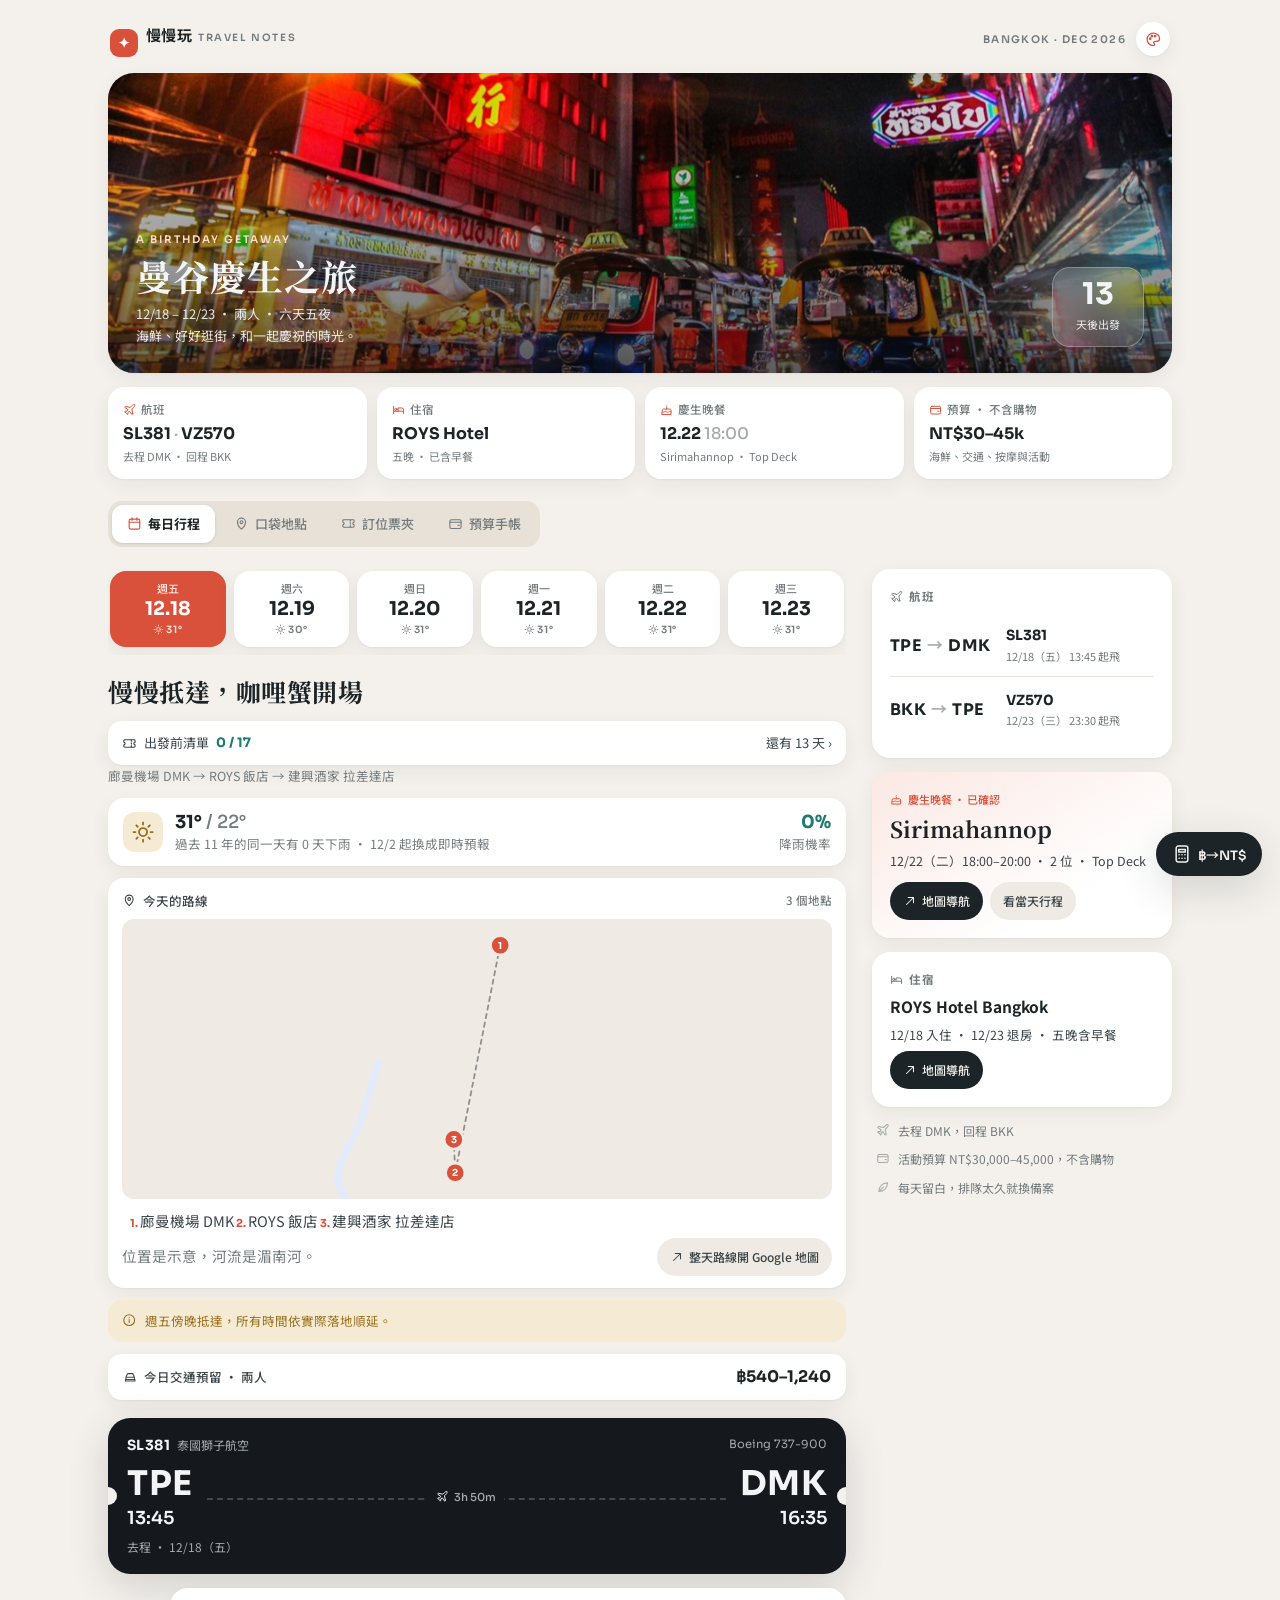
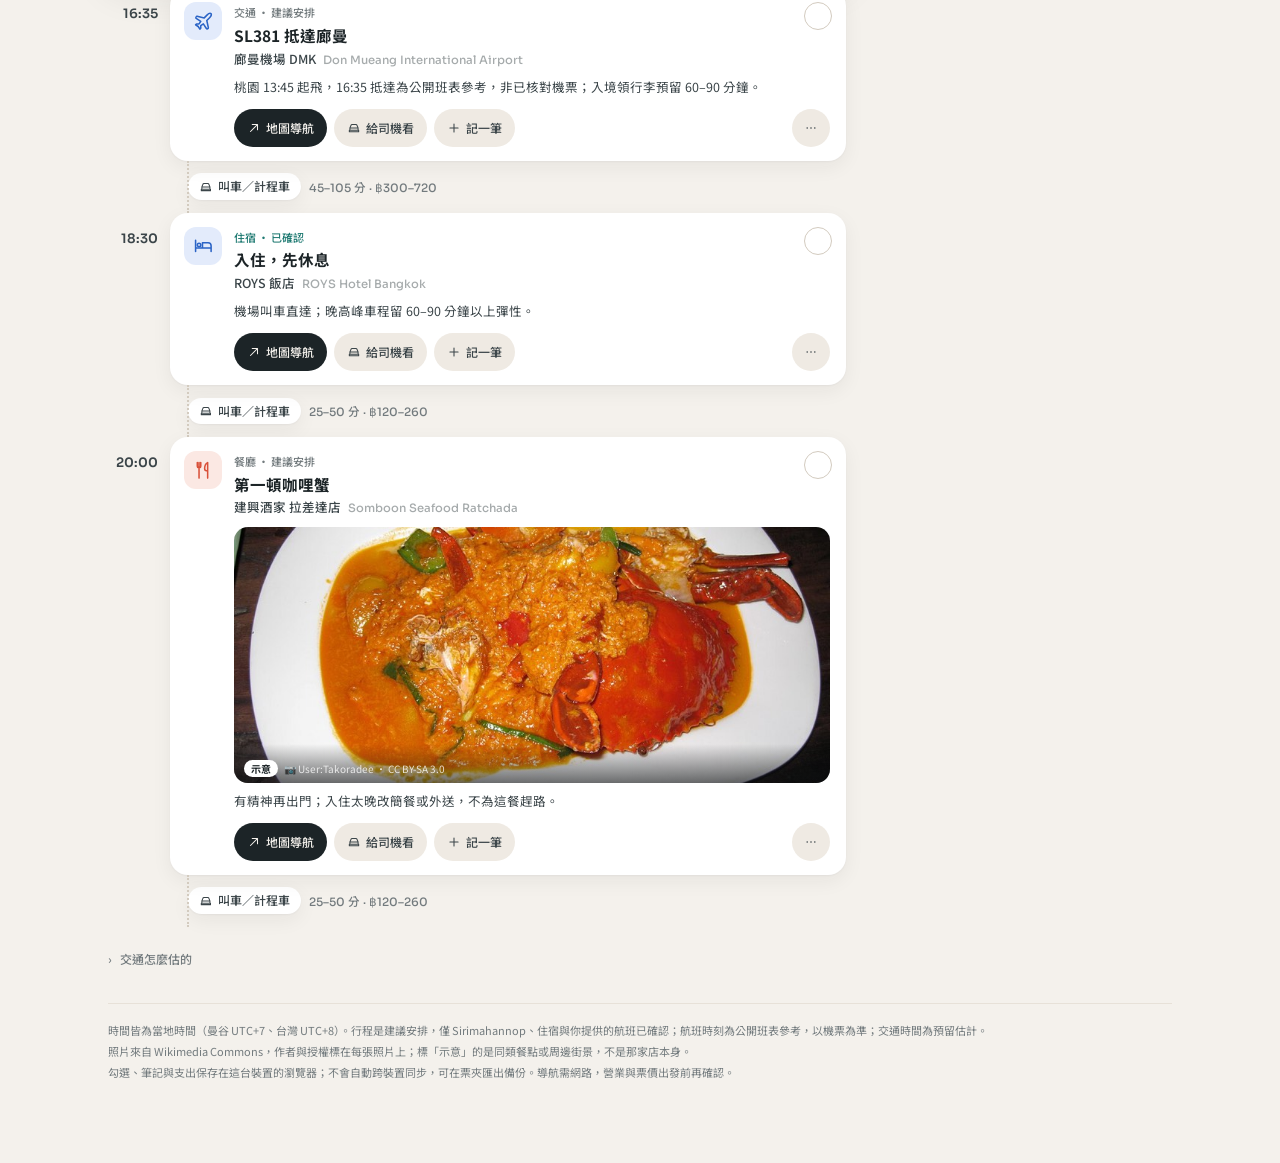
<file: bangkok/index.html>
<!doctype html><html lang="zh-Hant"><head><meta charset="utf-8"><meta name="viewport" content="width=device-width,initial-scale=1,viewport-fit=cover"><meta name="theme-color" content="#f4f1ec" media="(prefers-color-scheme: light)"><meta name="theme-color" content="#121517" media="(prefers-color-scheme: dark)"><link rel="manifest" href="manifest.json"><link rel="apple-touch-icon" href="assets/icon-180.png"><meta name="apple-mobile-web-app-capable" content="yes"><meta name="mobile-web-app-capable" content="yes"><meta name="apple-mobile-web-app-title" content="曼谷之旅"><meta name="apple-mobile-web-app-status-bar-style" content="default"><title>曼谷慶生之旅 · 慢慢玩</title>
<link rel="preconnect" href="https://fonts.googleapis.com"><link rel="preconnect" href="https://fonts.gstatic.com" crossorigin><link rel="stylesheet" href="https://fonts.googleapis.com/css2?family=Noto+Sans+TC:wght@400;500;700&family=Noto+Serif+TC:wght@600;700&family=Sora:wght@500;600;700&display=swap"><style>
/* Travel journal app: warm paper ground, white cards, one coral accent, serif display titles, Sora numerals, line icons; dark boarding-pass flight cards */
:root{color-scheme:light;
--bg:#f4f1ec;--surface:#fff;--surface2:#efeae3;--seg:#e7e1d7;--ink:#1c2427;--ink2:#3b4549;--muted:#737b7e;--faint:#a6abac;--line:#e7e1d8;--dot:#d3cbbf;
--accent:#d9513a;--accent-soft:#fbe8e3;--on-accent:#fff;--teal:#1f7a72;--teal-soft:#ddefeb;--gold:#9a6f1c;--gold-soft:#f5ebd5;--violet:#6550bf;--violet-soft:#ebe7f8;--blue:#2b64c6;--blue-soft:#e3ebfb;--pink:#bd4378;--pink-soft:#f8e5ed;
--navbg:#fffffff0;--scrim:#0e1214b8;--shade:#0b0d0f99;
--pass:#15191d;--pass-ink:#f3f4f5;--pass-muted:#a2aaaf;--pass-tile:#ffffff12;--pass-dash:#ffffff33;
--shadow:0 1px 2px #1c24270a,0 6px 20px #1c24270f;--shadow-lg:0 12px 40px #1c242729;
--f-body:'Noto Sans TC',-apple-system,BlinkMacSystemFont,'PingFang TC',sans-serif;--f-display:'Noto Serif TC','Songti TC',serif;--f-num:'Sora','Noto Sans TC',-apple-system,sans-serif;--r:18px}
@media (prefers-color-scheme:dark){:root:not([data-theme="light"]){color-scheme:dark;--bg:#121517;--surface:#1b1f22;--surface2:#252a2e;--seg:#22272a;--ink:#eef0f1;--ink2:#c8cdd0;--muted:#8f979b;--faint:#5f676b;--line:#2a3034;--dot:#3a4246;--accent:#f0705a;--accent-soft:#3a221d;--on-accent:#fff;--teal:#56c2b6;--teal-soft:#16302d;--gold:#e2b45c;--gold-soft:#322819;--violet:#a998ff;--violet-soft:#27223c;--blue:#7ea8ff;--blue-soft:#1b2740;--pink:#f182b0;--pink-soft:#391f2b;--navbg:#1b1f22f2;--pass:#0b0d0f;--shadow:0 1px 2px #0006,0 8px 24px #0004;--shadow-lg:0 12px 40px #0008}}
:root[data-theme="dark"]{color-scheme:dark;--bg:#121517;--surface:#1b1f22;--surface2:#252a2e;--seg:#22272a;--ink:#eef0f1;--ink2:#c8cdd0;--muted:#8f979b;--faint:#5f676b;--line:#2a3034;--dot:#3a4246;--accent:#f0705a;--accent-soft:#3a221d;--on-accent:#fff;--teal:#56c2b6;--teal-soft:#16302d;--gold:#e2b45c;--gold-soft:#322819;--violet:#a998ff;--violet-soft:#27223c;--blue:#7ea8ff;--blue-soft:#1b2740;--pink:#f182b0;--pink-soft:#391f2b;--navbg:#1b1f22f2;--pass:#0b0d0f;--shadow:0 1px 2px #0006,0 8px 24px #0004;--shadow-lg:0 12px 40px #0008}
[hidden]{display:none!important}*{box-sizing:border-box}html{-webkit-text-size-adjust:100%}body{margin:0;background:var(--bg);color:var(--ink);font:14px/1.7 var(--f-body);-webkit-font-smoothing:antialiased}
button,input,select,textarea{font:inherit;color:inherit}button{cursor:pointer}button,a{-webkit-tap-highlight-color:transparent}a{color:inherit;text-underline-offset:3px}button:focus-visible,a:focus-visible,summary:focus-visible{outline:2px solid var(--accent);outline-offset:3px}
small,.muted{color:var(--muted)}h1,h2,h3,h4{text-wrap:balance}
.ic{width:1.15em;height:1.15em;flex:none;fill:none;stroke:currentColor;stroke-width:1.8;stroke-linecap:round;stroke-linejoin:round;vertical-align:-.2em}
.shell{max-width:1120px;margin:auto;padding-block:20px 80px;padding-left:max(28px,env(safe-area-inset-left,0px));padding-right:max(28px,env(safe-area-inset-right,0px))}
header{display:flex;justify-content:space-between;align-items:center;padding:2px 2px 16px}.brand{font-size:15px;font-weight:700;letter-spacing:.3px}.brand small{font:600 10px var(--f-num);letter-spacing:1.6px;margin-left:6px}.logo{display:inline-grid;place-items:center;width:28px;height:28px;border-radius:9px;background:var(--accent);color:var(--on-accent);font-size:14px;margin-right:8px;vertical-align:-7px}.topdate{font:600 10.5px var(--f-num);letter-spacing:1.4px;color:var(--muted)}
.hright{position:relative;display:flex;align-items:center;gap:10px}.palbtn{width:34px;height:34px;border-radius:50%;border:0;background:var(--surface);box-shadow:var(--shadow);display:grid;place-items:center;color:var(--accent)}.palpop{position:absolute;right:0;top:42px;z-index:40;background:var(--surface);border-radius:16px;box-shadow:var(--shadow-lg);padding:6px;display:grid;min-width:150px;animation:fade .15s}.palpop button{display:flex;align-items:center;gap:10px;border:0;background:none;border-radius:10px;padding:8px 10px;font-size:13px;text-align:left}.palpop button:hover{background:var(--surface2)}.palpop button.on{font-weight:700;background:var(--surface2)}.palpop i{width:18px;height:18px;border-radius:50%;box-shadow:inset 0 0 0 2px #ffffff55}
.wx{display:flex;align-items:center;gap:12px;background:var(--surface);border-radius:16px;padding:12px 15px;box-shadow:var(--shadow);margin:12px 0}.wx-i{width:40px;height:40px;border-radius:12px;display:grid;place-items:center;background:var(--gold-soft);color:var(--gold);font-size:21px;flex:none}.wx>div{min-width:0}.wx b{font:700 18px var(--f-num);color:var(--ink)}.wx b span{font-weight:500;color:var(--muted)}.wx small{display:block;font-size:11px;line-height:1.5}.wx-p{margin-left:auto;text-align:right;flex:none}.wx-p b{color:var(--teal)}
.dtemp{display:inline-flex!important;align-items:center;gap:2px;font:600 10px var(--f-num)!important}.dtemp .ic{width:11px;height:11px}
.nowbar{display:flex;gap:9px;align-items:center;background:var(--accent);color:var(--on-accent);border-radius:14px;padding:11px 14px;font-size:13px;margin:12px 0;text-decoration:none;box-shadow:var(--shadow)}.nowbar b{font-weight:700}
.event.next .eventbody{box-shadow:0 0 0 2px var(--accent),var(--shadow-lg)}.nextpill{background:var(--accent);color:var(--on-accent);border-radius:999px;padding:0 8px;font-weight:700;font-size:10.5px;margin-right:2px}
.daymap{background:var(--surface);border-radius:16px;box-shadow:var(--shadow);padding:4px 14px 12px;margin:12px 0}.daymap summary{display:flex;align-items:center;gap:7px;padding:8px 0;font-size:12.5px;color:var(--ink2)}.daymap summary:before{display:none}.daymap summary span{margin-left:auto;color:var(--muted);font-size:11.5px}.daymap>svg{display:block;width:100%;height:auto;max-height:280px;background:var(--surface2);border-radius:12px}
.daymap .river{fill:none;stroke:var(--blue-soft);stroke-width:9;stroke-linecap:round;stroke-linejoin:round}.daymap .route{fill:none;stroke:var(--ink2);stroke-width:2;stroke-dasharray:5 5;stroke-linecap:round;opacity:.55}.daymap .stop circle{fill:var(--accent);stroke:var(--surface2);stroke-width:3}.daymap .stop text{fill:var(--on-accent);font:700 11px var(--f-num);text-anchor:middle}
.maplegend{display:flex;flex-wrap:wrap;gap:4px 14px;margin:10px 0 4px;padding-left:18px;font-size:12px;color:var(--ink2)}.maplegend li::marker{font:700 11px var(--f-num);color:var(--accent)}.mapfoot{display:flex;flex-wrap:wrap;gap:8px;align-items:center;justify-content:space-between}.mapfoot small{font-size:11px}
.prepcard{grid-column:1/-1}.prephead{display:flex;justify-content:space-between;align-items:baseline}.prephead b{font:700 15px var(--f-num);color:var(--teal)}.prepgrid{display:grid;grid-template-columns:repeat(4,minmax(0,1fr));gap:16px;margin:8px 0 10px}.prepgrid h4{margin:0 0 6px;font-size:12.5px;color:var(--muted)}.prepitem{display:flex;gap:8px;align-items:flex-start;padding:6px 0;font-size:13px;color:var(--ink);cursor:pointer;line-height:1.55}.prepitem input{width:18px;height:18px;margin:2px 0 0;flex:none;accent-color:var(--teal)}.prepitem input:checked+span{color:var(--muted);text-decoration:line-through}.prepcard>small{font-size:11.5px}
.chartrow{display:grid;grid-template-columns:1.3fr 1fr;gap:14px;margin:14px 0}.chartrow .card{margin:0}.chartcard h3{margin:0}.chartcard>small{font-size:11.5px}
.bars{display:flex;align-items:flex-end;gap:10px;height:170px;margin-top:14px;padding-top:22px}.bar{position:relative;flex:1;height:100%;display:flex;flex-direction:column;justify-content:flex-end;align-items:center;outline:none}.bar i{display:block;width:100%;max-width:36px;min-height:2px;background:var(--accent);border-radius:4px 4px 0 0;transition:height .4s}.bar b{font:600 10.5px var(--f-num);color:var(--muted);margin-top:6px}.bar em{position:absolute;top:0;font:700 11px var(--f-num);font-style:normal;color:var(--ink)}.bar .tip{position:absolute;bottom:calc(100% - 6px);white-space:nowrap;background:var(--ink);color:var(--bg);font-size:11px;border-radius:8px;padding:3px 8px;opacity:0;pointer-events:none;transition:opacity .15s;z-index:2}.bar:hover .tip,.bar:focus .tip{opacity:1}.bar:hover i,.bar:focus i{opacity:.8}
.hbars{display:grid;gap:10px;margin-top:14px}.hbar{display:grid;grid-template-columns:72px 1fr auto;gap:10px;align-items:center;font-size:12.5px}.hbar>div{height:10px;background:var(--surface2);border-radius:6px;overflow:hidden}.hbar i{display:block;height:100%;background:var(--teal);border-radius:0 4px 4px 0}.hbar b{font:600 12px var(--f-num)}.hbar b small{font-weight:500}
.empty-chart{display:flex;gap:12px;align-items:center;margin:14px 0}.empty-chart>.ic{width:36px;height:36px;padding:8px;border-radius:12px;background:var(--surface2);color:var(--muted)}.empty-chart small{display:block}
.calcnav{display:none!important}.syncdot{width:9px;height:9px;border-radius:50%;background:var(--faint)}.syncdot.synced{background:var(--teal)}.syncdot.wait{background:var(--gold)}.syncdot.error{background:var(--accent)}
.toast{display:flex;align-items:center;gap:12px}.toast button{border:0;background:none;color:var(--accent);font-weight:700;padding:2px 4px}
.calcfab{position:fixed;right:max(18px,env(safe-area-inset-right,0px));bottom:calc(24px + env(safe-area-inset-bottom,0px));z-index:35;display:flex;align-items:center;gap:6px;border:0;border-radius:999px;background:var(--ink);color:var(--bg);padding:12px 16px;font:600 13px var(--f-num);box-shadow:var(--shadow-lg)}.calcfab .ic{width:20px;height:20px}
.calc-disp{background:var(--pass);color:var(--pass-ink);border-radius:18px;padding:16px 18px;text-align:right;margin-bottom:12px}.calc-thb{font:700 36px/1.2 var(--f-num);word-break:break-all}.calc-twd{font:600 17px var(--f-num);color:var(--pass-muted)}
.keypad{display:grid;grid-template-columns:repeat(3,1fr);gap:8px;margin-bottom:12px}.keypad button{border:0;border-radius:14px;background:var(--surface);box-shadow:var(--shadow);font:600 22px var(--f-num);padding:12px 0;min-height:52px}.keypad button:active{background:var(--surface2);transform:scale(.97)}
.chips{display:flex;flex-wrap:wrap;gap:6px;margin:4px 0 12px}.chips button{border:0;border-radius:999px;background:var(--surface);box-shadow:var(--shadow);padding:8px 14px;font-size:13px;min-height:38px}.chips button.on{background:var(--ink);color:var(--bg)}
.btn.big{width:100%;justify-content:center;padding:14px;font-size:15px;font-weight:700;border-radius:16px}
.driver{position:fixed;inset:0;z-index:80;background:var(--surface);display:flex;align-items:center;justify-content:center;padding:max(24px,env(safe-area-inset-top,0px)) max(20px,env(safe-area-inset-right,0px)) max(24px,env(safe-area-inset-bottom,0px)) max(20px,env(safe-area-inset-left,0px));text-align:center;animation:fade .2s}.driver>div{max-width:640px;width:100%}.dr-ask{font-size:20px;color:var(--muted);margin:0 0 18px}.dr-ask small{display:block;font-size:14px}.dr-th{font-size:clamp(34px,9vw,58px);font-weight:700;line-height:1.35;color:var(--ink);margin-bottom:12px}.dr-en{font:600 clamp(20px,5vw,28px)/1.35 var(--f-num);color:var(--ink2)}.dr-addr{font-size:18px;color:var(--ink2);margin-top:8px}.dr-zh{color:var(--muted);font-size:15px}.dr-note{font-size:14px;color:var(--ink2);background:var(--gold-soft);border-radius:12px;padding:10px 14px}.driver .actions{justify-content:center;margin-top:20px}
.prestrip{display:flex;justify-content:space-between;align-items:center;width:100%;border:0;background:var(--surface);border-radius:14px;padding:11px 14px;box-shadow:var(--shadow);margin:12px 0 0;font-size:13px;color:var(--ink2);text-align:left}.prestrip span{display:flex;align-items:center;gap:7px}.prestrip b{font-family:var(--f-num);color:var(--teal)}
.recap{background:var(--pass);color:var(--pass-ink);border-radius:18px;padding:16px;margin:12px 0}.recap h3{display:flex;gap:8px;align-items:center}.recap-grid{display:grid;grid-template-columns:repeat(3,1fr);gap:8px;margin-top:10px}.recap-grid b{display:block;font:700 20px var(--f-num)}.recap-grid small{color:var(--pass-muted)}
.rainalert{display:flex;gap:10px;background:var(--blue-soft);color:var(--ink2);border-radius:14px;padding:12px 14px;margin:12px 0}.rainalert>.ic{color:var(--blue);margin-top:3px}.rainalert small{display:block}.rainalert .chips{margin:8px 0 0}
.surprisecard{background:repeating-linear-gradient(135deg,var(--surface),var(--surface) 10px,var(--accent-soft) 10px,var(--accent-soft) 20px)}.surprisetag{color:var(--accent);font-weight:700}
.switch{display:flex;gap:12px;align-items:flex-start;cursor:pointer}.switch input{width:22px;height:22px;margin:2px 0 0;flex:none;accent-color:var(--accent)}.switch small{display:block;font-size:12.5px}
.copyrow{display:flex;gap:8px;align-items:center;background:var(--surface2);border-radius:12px;padding:8px 8px 8px 12px}.copyrow code{flex:1;min-width:0;overflow-wrap:anywhere;font-size:12.5px;user-select:all}
.sos h3,.phr h3,.card>h3:has(.ic){display:flex;align-items:center;gap:8px}.sos{grid-column:1/-1}.sosrow{display:grid;grid-template-columns:1fr auto auto;gap:10px;align-items:center;padding:9px 0;border-top:1px solid var(--line);font-size:13.5px}.sosrow b{font:700 15px var(--f-num);user-select:all}.sosrow b.addr{font:500 12.5px var(--f-body);max-width:220px;text-align:right}.sos details{margin-top:10px}.sos details p{font-size:13px;color:var(--ink2)}.sos>small{display:block;font-size:12px;margin-top:8px}
.phr{grid-column:1/-1}.phrhead{display:flex;justify-content:space-between;align-items:center;gap:10px;flex-wrap:wrap}.seg2{display:flex;background:var(--seg);border-radius:999px;padding:3px}.seg2 button{border:0;background:none;border-radius:999px;padding:6px 12px;font-size:12.5px;color:var(--muted);min-height:34px}.seg2 button.on{background:var(--surface);color:var(--ink);font-weight:700}
.phrgrid{display:grid;grid-template-columns:repeat(auto-fill,minmax(170px,1fr));gap:8px;margin-top:8px}.phrase{display:flex;flex-direction:column;align-items:flex-start;gap:1px;border:0;background:var(--surface2);border-radius:14px;padding:10px 12px;text-align:left;min-height:44px}.phrase b{font-size:12.5px;color:var(--muted);font-weight:500}.phrase span{font-size:19px;font-weight:700;color:var(--ink)}.phrase small{font:500 12px var(--f-num);color:var(--faint)}.phrase:active{transform:scale(.98)}
/* 7. 字和按鈕放大：戶外看得清楚、單手點得到 */
body{font-size:14.5px}.sub,.tag,.event small,.legbody .path,.legbody p,.transport-summary small,.wx small,.pname small,.flightmini small,.statbox em,.statbox small,.st,.tips li,label,footer,.mapfoot small,.maplegend,.photo figcaption{font-size:max(12px,1em)}
.tag{font-size:12px}.event p,.placegrid p,.altitem p,.notepreview{font-size:13.5px}.pname b{font-size:13.5px}.sub{font-size:13px}.legbody p,.transport-summary small,.wx small{font-size:12.5px}
.btn{min-height:38px;padding:8px 15px;font-size:13px}.iconbtn{min-width:38px;justify-content:center;padding:8px}.check{width:34px;height:34px;top:12px;right:12px}.check:after{content:'';position:absolute;inset:-6px}.event h3{padding-right:40px}.daybtn{min-height:58px}.filters button{min-height:36px;font-size:13px}.leg summary{min-height:40px}
html.guest .calcfab{}html.live .hero,html.live .stats{display:none}
/* cover */
.hero{position:relative;border-radius:26px;overflow:hidden;min-height:300px;display:flex;align-items:flex-end;background:var(--pass) url(assets/bangkok.jpg) center 62%/cover;box-shadow:var(--shadow);margin-bottom:14px}.hero:after{content:'';position:absolute;inset:0;background:linear-gradient(180deg,#0000 22%,var(--shade) 100%)}.hero-in{position:relative;z-index:1;padding:26px 28px;width:100%;display:flex;justify-content:space-between;align-items:flex-end;gap:16px;color:var(--pass-ink)}
.eyebrow{font:600 10.5px var(--f-num);letter-spacing:2px;color:var(--accent);text-transform:uppercase}.hero .eyebrow{color:#ffd8cd}.hero h1{font:700 36px/1.2 var(--f-display);margin:8px 0 6px;letter-spacing:1px}.hero p{margin:0;font-size:13px;color:#ffffffde}
.countdown{flex:none;text-align:center;background:#ffffff24;backdrop-filter:blur(14px);-webkit-backdrop-filter:blur(14px);border:1px solid #ffffff40;border-radius:18px;padding:10px 16px;min-width:92px}.countdown b{display:block;font:700 30px/1.1 var(--f-num)}.countdown small{color:#ffffffde;font-size:11px}
.stats{display:grid;grid-template-columns:repeat(4,minmax(0,1fr));gap:10px;margin-bottom:22px}.statbox{text-align:left;border:0;background:var(--surface);border-radius:16px;padding:13px 15px;box-shadow:var(--shadow);min-width:0;transition:transform .15s,box-shadow .15s}.statbox:hover{transform:translateY(-1px);box-shadow:var(--shadow-lg)}.statbox:active{transform:scale(.98)}.statbox small{display:flex;align-items:center;gap:5px;font-size:11.5px;font-weight:500}.statbox small .ic{color:var(--accent)}.statbox strong{display:block;font:700 16px/1.4 var(--f-num);margin:4px 0 1px;white-space:nowrap;overflow:hidden;text-overflow:ellipsis;color:var(--ink)}.statbox strong span{color:var(--faint);font-weight:500}.statbox em{display:block;font-style:normal;font-size:11px;color:var(--muted);white-space:nowrap;overflow:hidden;text-overflow:ellipsis}
/* tabs */
nav{display:flex;gap:4px;background:var(--seg);padding:4px;border-radius:14px;margin-bottom:22px;width:max-content;max-width:100%}nav button{display:flex;align-items:center;gap:6px;border:0;background:none;border-radius:11px;padding:8px 15px;font-size:13px;font-weight:500;color:var(--muted);white-space:nowrap;transition:background .2s,color .2s}nav button.active{background:var(--surface);color:var(--ink);font-weight:700;box-shadow:0 1px 3px #1c24271f}nav button.active .ic{color:var(--accent)}
.grid{display:grid;grid-template-columns:minmax(0,1fr) 300px;gap:26px;align-items:start}
#app{scroll-margin-top:8px}#app.enter>*{animation:enter .28s ease-out}@keyframes enter{from{opacity:0;transform:translateY(6px)}to{opacity:1;transform:none}}
/* days */
.daybar{display:flex;gap:8px;overflow-x:auto;padding:2px 2px 8px;scrollbar-width:none}.daybar::-webkit-scrollbar{display:none}.daybtn{flex:1;min-width:64px;border:0;border-radius:16px;padding:9px 6px;background:var(--surface);box-shadow:var(--shadow);color:var(--muted);font:600 10px/1.35 var(--f-num);letter-spacing:.6px;transition:background .2s,transform .15s}.daybtn span:first-child{font:500 11px var(--f-body);letter-spacing:0}.daybtn b{display:block;font:700 19px/1.3 var(--f-num);color:var(--ink);margin:1px 0;letter-spacing:0}.daybtn.active{background:var(--accent);color:#ffe3dc}.daybtn.active b{color:var(--on-accent)}.daybtn:active{transform:scale(.96)}
h2{font:700 25px/1.35 var(--f-display);margin:20px 0 4px;letter-spacing:.5px}h3{font-size:15.5px;font-weight:700;line-height:1.45;margin:0}h4{display:flex;align-items:center;gap:7px;font-size:14px;margin:0 0 10px}h4 span{margin-left:auto;font-weight:500;font-size:12px;color:var(--muted)}.sub{color:var(--muted);font-size:12.5px;margin:0 0 12px}
.routebanner{display:flex;gap:9px;align-items:flex-start;background:var(--gold-soft);color:var(--gold);border-radius:14px;padding:11px 14px;font-size:12.5px;margin:12px 0;line-height:1.65}.routebanner .ic{margin-top:2px}
.transport-summary{background:var(--surface);border-radius:14px;padding:4px 15px;box-shadow:var(--shadow);margin:12px 0 18px}.transport-summary summary{display:flex;align-items:center;gap:8px;padding:8px 0}.transport-summary summary:before{display:none}.transport-summary summary span{display:flex;align-items:center;gap:7px;font-size:12.5px;font-weight:500;color:var(--ink2)}.transport-summary summary b{margin-left:auto;font:700 16px var(--f-num);color:var(--ink)}.transport-summary small{display:block;font-size:11.5px;line-height:1.7;padding:0 0 10px}
/* timeline */
.event{position:relative;display:grid;grid-template-columns:50px 1fr;gap:12px;margin:0}.time{font:600 13px var(--f-num);color:var(--ink2);padding-top:17px;text-align:right}
.eventbody{position:relative;background:var(--surface);border-radius:var(--r);padding:15px 16px 14px 64px;box-shadow:var(--shadow);min-width:0;transition:opacity .25s}
.bubble{position:absolute;left:14px;top:14px;width:38px;height:38px;border-radius:12px;display:grid;place-items:center;font-size:18px;background:var(--surface2);color:var(--ink2)}
.c-food{background:var(--accent-soft);color:var(--accent)}.c-market{background:var(--gold-soft);color:var(--gold)}.c-shop{background:var(--pink-soft);color:var(--pink)}.c-sight,.c-spa{background:var(--teal-soft);color:var(--teal)}.c-stay,.c-fly{background:var(--blue-soft);color:var(--blue)}.c-bar{background:var(--violet-soft);color:var(--violet)}.c-book{background:var(--gold-soft);color:var(--gold)}
.tag{display:flex;align-items:center;gap:5px;font-size:11px;font-weight:500;color:var(--muted);margin-bottom:2px}.tag.confirmed{color:var(--teal)}.event h3{padding-right:34px}.placeline{margin:1px 0 0}.pname{display:flex;flex-wrap:wrap;align-items:baseline;gap:0 7px}.pname b{font-weight:500;font-size:12.5px;color:var(--ink2)}.pname small{font:500 11px var(--f-num);color:var(--faint)}h3 .pname b{font-size:15.5px;font-weight:700;color:var(--ink)}
.event p{font-size:12.5px;color:var(--ink2);margin:7px 0 4px;line-height:1.75}.event small{display:block;font-size:11.5px;margin-top:3px}
.notepreview{display:flex;gap:7px;align-items:flex-start;background:var(--gold-soft);color:var(--ink2);border-radius:10px;padding:8px 10px;font-size:12px;margin-top:8px}.notepreview .ic{color:var(--gold);margin-top:2px}.notepreview span{white-space:pre-wrap;min-width:0}
.check{position:absolute;top:14px;right:14px;width:28px;height:28px;border-radius:50%;border:1.5px solid var(--dot);background:var(--surface);color:transparent;display:grid;place-items:center;padding:0;transition:background .2s,border-color .2s}.check .ic{width:15px;height:15px;stroke-width:2.6}.check.on{background:var(--teal);border-color:var(--teal);color:var(--on-accent)}.check.pop{animation:pop .35s cubic-bezier(.3,1.6,.5,1)}@keyframes pop{0%{transform:scale(.6)}100%{transform:scale(1)}}
.done .eventbody{opacity:.55}.done h3{text-decoration:line-through;text-decoration-color:var(--faint)}
.actions{display:flex;gap:7px;flex-wrap:wrap;align-items:center;margin-top:11px}.btn{display:inline-flex;align-items:center;gap:5px;border:0;border-radius:999px;padding:6px 13px;background:var(--surface2);color:var(--ink2);text-decoration:none;font-size:12px;font-weight:500;line-height:1.5;transition:background .15s,transform .1s}.btn:hover{background:var(--seg)}.btn:active{transform:scale(.96)}.btn .ic{width:14px;height:14px}.btn.primary{background:var(--ink);color:var(--bg)}.btn.primary:hover{opacity:.88}.btn:disabled{opacity:.5}.iconbtn{padding:6px 9px}.actions .iconbtn{margin-left:auto}
details summary{cursor:pointer;font-size:12px;color:var(--muted);font-weight:500;list-style:none}details summary::-webkit-details-marker{display:none}details summary:before{content:'›';display:inline-block;width:12px;transition:transform .15s}details[open]>summary:before{transform:rotate(90deg)}
/* transport connector */
.leg{display:grid;grid-template-columns:50px 1fr;gap:12px}.leg>i{position:relative}.leg>i:after{content:'';position:absolute;right:-31px;top:0;bottom:0;border-left:2px dotted var(--dot)}.leg details{margin:6px 0;padding:0 0 0 18px}.leg summary{display:flex;align-items:center;gap:8px;font-size:12px;color:var(--ink2);font-weight:500;padding:5px 0}.leg summary:before{display:none}.leg summary .mode{display:inline-flex;align-items:center;gap:5px;background:var(--surface);border-radius:999px;padding:3px 11px;box-shadow:var(--shadow)}.leg summary .cost{color:var(--muted);font:500 11.5px var(--f-num)}.legbody{background:var(--surface);border-radius:14px;padding:11px 14px;box-shadow:var(--shadow);margin:2px 0 4px}.legbody .path{font-size:11.5px;color:var(--muted)}.legbody .price{font:700 15px var(--f-num)}.legbody .price small{font:500 11px var(--f-body)}.legbody p{font-size:11.5px;color:var(--muted);margin:4px 0 0;line-height:1.7}
.transport-footnote{margin-top:22px}.transport-footnote p,.transport-footnote a{font-size:11.5px;color:var(--muted)}
/* flights: boarding pass */
.flight{background:var(--pass);color:var(--pass-ink);border-radius:22px;padding:17px 19px;box-shadow:var(--shadow-lg);margin:0 0 14px;position:relative;overflow:hidden}.flight:before,.flight:after{content:'';position:absolute;top:50%;width:18px;height:18px;margin-top:-9px;border-radius:50%;background:var(--bg)}.flight:before{left:-9px}.flight:after{right:-9px}
.fl-top{display:flex;justify-content:space-between;align-items:center;gap:10px;font-size:12px;color:var(--pass-muted)}.fl-top b{color:var(--pass-ink);font:700 14px var(--f-num);letter-spacing:.4px;margin-right:7px}.fl-top span:last-child{font-family:var(--f-num);font-size:11.5px}
.fl-route{display:grid;grid-template-columns:auto 1fr auto;align-items:center;gap:14px;margin:12px 0 2px}.fl-end b{display:block;font:700 34px/1 var(--f-num);letter-spacing:.5px}.fl-end.r{text-align:right}.fl-end strong{display:block;font:600 18px var(--f-num);margin-top:6px}.fl-end strong sup{font-size:10px;color:#f2a08f;margin-left:2px}
.fl-mid{position:relative;text-align:center;font:500 11px var(--f-num);color:var(--pass-muted)}.fl-mid:before{content:'';position:absolute;left:0;right:0;top:50%;border-top:2px dashed var(--pass-dash)}.fl-mid span{position:relative;display:inline-flex;align-items:center;gap:5px;background:var(--pass);padding:0 8px}.fl-mid .ic{color:var(--pass-ink)}
/* side */
.card{background:var(--surface);border-radius:var(--r);padding:18px;box-shadow:var(--shadow);margin-bottom:14px}.linkcard{display:block;width:100%;text-align:left;border:0;transition:transform .15s,box-shadow .15s}.linkcard:hover{box-shadow:var(--shadow-lg)}.asidehead{display:flex;align-items:center;gap:6px;font-size:11.5px;font-weight:700;letter-spacing:.6px;color:var(--muted);margin:0 0 6px}.aside .card p{font-size:12.5px;color:var(--ink2);margin:6px 0}
.flightmini{display:flex;align-items:center;gap:12px;padding:10px 0;border-top:1px solid var(--line)}.asidehead+.flightmini{border-top:0}.flightmini b{font:700 14px var(--f-num)}.fm-code{font:700 16px var(--f-num);letter-spacing:.3px;min-width:104px;color:var(--ink)}.fm-code i{font-style:normal;color:var(--faint);margin:0 5px}.flightmini small{display:block;font-size:11px}
.reservation{background:linear-gradient(150deg,var(--accent-soft),var(--surface) 72%)}.reservation .tag{color:var(--accent)}.reservation h3{font:700 22px var(--f-display);margin:4px 0}
.tips{list-style:none;margin:4px 0 0;padding:0 4px;display:grid;gap:8px}.tips li{display:flex;gap:8px;align-items:flex-start;font-size:12px;color:var(--muted)}.tips .ic{margin-top:2px;color:var(--faint)}
.note{background:var(--surface2);border-radius:12px;padding:11px 13px;font-size:12px;line-height:1.8;color:var(--ink2);margin:0 0 12px}
/* photos */
.photo{position:relative;margin:10px 0 4px;border-radius:14px;overflow:hidden;background:var(--surface2);aspect-ratio:16/9;max-width:100%;cursor:zoom-in}.photo img{width:100%;height:100%;object-fit:cover;display:block;transition:transform .4s}.photo:hover img{transform:scale(1.03)}.photo figcaption{position:absolute;left:0;right:0;bottom:0;display:flex;gap:6px;align-items:center;padding:16px 10px 6px;background:linear-gradient(#0000,var(--shade));font-size:10px;color:#fff;white-space:nowrap;overflow:hidden}.photo figcaption a{color:#ffffffcc;text-decoration:none;overflow:hidden;text-overflow:ellipsis}.photo figcaption b{background:#fff;color:#1c2427;border-radius:999px;padding:0 7px;font-size:10px;font-weight:700}
.lightbox{position:fixed;inset:0;z-index:60;background:var(--scrim);backdrop-filter:blur(6px);-webkit-backdrop-filter:blur(6px);display:flex;flex-direction:column;align-items:center;justify-content:center;gap:12px;padding:max(24px,env(safe-area-inset-top,0px)) max(16px,env(safe-area-inset-right,0px)) max(24px,env(safe-area-inset-bottom,0px)) max(16px,env(safe-area-inset-left,0px));cursor:zoom-out;animation:fade .2s}.lightbox img{max-width:min(100%,960px);max-height:76%;border-radius:16px;box-shadow:var(--shadow-lg)}.lightbox p{margin:0;color:#fff;font-size:12px;text-align:center;display:flex;flex-wrap:wrap;gap:6px;justify-content:center;align-items:center}.lightbox p b:first-child{font-size:15px;width:100%}.lightbox a{color:#ffffffcc}.lightbox p b:not(:first-child){background:#fff;color:#1c2427;border-radius:999px;padding:0 7px;font-size:10px}
@keyframes fade{from{opacity:0}to{opacity:1}}
/* bottom sheet */
.sheet{position:fixed;inset:0;z-index:50;display:flex;align-items:flex-end;justify-content:center}.sheet-bg{position:absolute;inset:0;background:var(--scrim);animation:fade .2s}
.sheet-panel{position:relative;width:min(100%,600px);max-height:86%;overflow-y:auto;background:var(--bg);border-radius:24px 24px 0 0;padding:10px max(18px,env(safe-area-inset-right,0px)) calc(24px + env(safe-area-inset-bottom,0px)) max(18px,env(safe-area-inset-left,0px));box-shadow:var(--shadow-lg);animation:up .28s cubic-bezier(.2,.9,.3,1)}@keyframes up{from{transform:translateY(40px);opacity:0}to{transform:none;opacity:1}}
.grab{width:40px;height:5px;border-radius:9px;background:var(--dot);margin:0 auto 12px}.sheethead{display:flex;justify-content:space-between;gap:12px;align-items:flex-start;margin-bottom:14px}.sheethead h3{font:700 20px var(--f-display);margin:2px 0}
.sheet section{background:var(--surface);border-radius:16px;padding:14px;margin-bottom:12px;box-shadow:var(--shadow)}.sheet section h4 .ic{color:var(--accent)}.sheet section>small{display:block;font-size:11.5px;margin-top:8px}
.altitem{display:flex;gap:12px;padding:12px 0;border-top:1px solid var(--line)}h4+.altitem{border-top:0;padding-top:2px}.altitem img{width:76px;height:76px;object-fit:cover;border-radius:12px;flex:none}.altitem>div{min-width:0}.altitem b{font-size:13.5px}.altitem p{font-size:12px;color:var(--ink2);margin:3px 0 0;line-height:1.7}.altitem .actions{margin-top:8px}
/* places */
.search{max-width:380px}.filters{display:flex;gap:6px;flex-wrap:wrap;margin:6px 0 18px}.filters button{border:0;border-radius:999px;background:var(--surface);box-shadow:var(--shadow);padding:6px 14px;font-size:12px;font-weight:500;color:var(--muted);transition:background .2s,color .2s}.filters button.active{background:var(--ink);color:var(--bg)}
.placegrid{display:grid;grid-template-columns:repeat(3,minmax(0,1fr));gap:14px}.placegrid .card{margin:0;display:flex;flex-direction:column;overflow:hidden}.placegrid .actions{margin-top:auto;padding-top:12px}.placegrid h3{margin:2px 0 0}.placegrid h3 .pname small{display:block;width:100%}.placegrid p{font-size:12.5px;color:var(--ink2);margin:8px 0 6px;line-height:1.75}.placegrid .photo{margin:-18px -18px 12px;border-radius:0;aspect-ratio:16/10;max-width:none}.place-icon{width:44px;height:44px;border-radius:13px;display:grid;place-items:center;font-size:20px;margin-bottom:10px}
.st{display:inline-block;border-radius:999px;padding:0 8px;font-size:10.5px;font-weight:700}.st-行程中{background:var(--teal-soft);color:var(--teal)}.st-備案{background:var(--surface2);color:var(--muted)}.st-新推薦{background:var(--accent-soft);color:var(--accent)}
/* bookings + budget */
.bookinggrid{display:grid;grid-template-columns:1fr 1fr;gap:14px}.bookinggrid>.card{margin:0}.flightcol{grid-column:1/-1;display:grid;grid-template-columns:1fr 1fr;gap:14px;align-items:start}.flightcol .flight{margin:0}.bookinggrid .reservation p{font-size:12.5px;color:var(--ink2)}
.budgettiles{display:grid;grid-template-columns:repeat(3,1fr);gap:14px;margin:16px 0 4px}.budgettiles .card{margin:0}.amount{font:700 28px var(--f-num);letter-spacing:-.3px;margin:3px 0}.budgettiles .card:first-child{background:var(--pass);color:var(--pass-ink)}.budgettiles .card:first-child small{color:var(--pass-muted)}
.progress{height:6px;background:var(--surface2);border-radius:9px;overflow:hidden;margin:9px 0}.progress span{display:block;height:100%;background:var(--teal);border-radius:9px;transition:width .4s}
.expense{display:flex;justify-content:space-between;gap:10px;border-bottom:1px solid var(--line);padding:12px 0;font-size:13px}.expense:last-child{border:0}.expense b{font-family:var(--f-num)}.expense>div:first-child b{font-family:var(--f-body)}.expense button{background:none;border:0;color:var(--muted);font-size:12px;padding:2px 4px}.expense button:hover{color:var(--accent)}.expense small{font-size:11px}
input,select,textarea{width:100%;background:var(--surface);border:1px solid var(--line);border-radius:12px;padding:10px 12px;margin:5px 0 12px;font-size:14px;color:var(--ink)}input:focus,select:focus,textarea:focus{outline:none;border-color:var(--accent);box-shadow:0 0 0 3px var(--accent-soft)}label{font-size:12px;font-weight:500;color:var(--muted)}.formrow{display:grid;grid-template-columns:1fr 1fr;gap:12px}.planform .actions{margin-top:0}
.empty{padding:26px;text-align:center;color:var(--muted);font-size:13px}
footer{font-size:11px;color:var(--muted);line-height:1.9;margin-top:34px;padding-top:16px;border-top:1px solid var(--line)}
.toast{position:fixed;bottom:calc(26px + env(safe-area-inset-bottom,0px));left:50%;transform:translateX(-50%);background:var(--ink);color:var(--bg);padding:10px 18px;border-radius:999px;font-size:13px;z-index:70;max-width:90vw;box-shadow:var(--shadow-lg);animation:fade .25s}
@media(max-width:960px){.grid{grid-template-columns:minmax(0,1fr) 260px;gap:20px}.placegrid{grid-template-columns:repeat(2,minmax(0,1fr))}.stats{grid-template-columns:repeat(2,minmax(0,1fr))}}
@media(max-width:700px){html,body{height:100%;overflow:hidden}.shell{height:100%;overflow-y:auto;-webkit-overflow-scrolling:touch;overscroll-behavior:contain;padding-block:12px calc(96px + env(safe-area-inset-bottom,0px));padding-left:max(16px,env(safe-area-inset-left,0px));padding-right:max(16px,env(safe-area-inset-right,0px))}
header{padding-bottom:12px}.brand small{display:none}.topdate{white-space:nowrap;font-size:9.5px}.hero{min-height:250px;border-radius:22px}.hero-in{padding:20px}.hero h1{font-size:29px}.hero p{font-size:12px}.countdown{min-width:76px;padding:8px 12px}.countdown b{font-size:24px}
.stats{gap:8px;margin-bottom:16px}.statbox{padding:11px 13px}.statbox strong{font-size:14.5px}
nav{position:fixed;left:max(12px,env(safe-area-inset-left,0px));right:max(12px,env(safe-area-inset-right,0px));bottom:calc(10px + env(safe-area-inset-bottom,0px));z-index:30;width:auto;margin:0;justify-content:space-between;background:var(--navbg);backdrop-filter:blur(16px);-webkit-backdrop-filter:blur(16px);box-shadow:var(--shadow-lg);border-radius:20px;padding:6px}nav button{flex:1;flex-direction:column;gap:1px;padding:6px 4px;font-size:11px}nav button .ic{width:21px;height:21px}nav button.active{background:var(--accent-soft);color:var(--accent);box-shadow:none}
.grid{display:block}.aside{margin-top:22px}.daybar{position:sticky;top:-12px;z-index:10;background:var(--bg);padding:10px 2px;margin:0 -2px}.daybtn{min-width:54px;padding:8px 4px}.daybtn b{font-size:16px}h2{font-size:22px;margin-top:12px}
.event,.leg{grid-template-columns:40px 1fr;gap:8px}.time{font-size:12px;padding-top:16px}.leg>i:after{right:-23px}.eventbody{padding:13px 13px 12px 58px}.bubble{left:11px;top:12px;width:36px;height:36px}.leg details{padding-left:12px}
.prepgrid{grid-template-columns:1fr 1fr}.chartrow{grid-template-columns:1fr}.calcfab{display:none}.calcnav{display:flex!important}.prepgrid{grid-template-columns:1fr!important}.sosrow b.addr{max-width:150px}.fl-end b{font-size:28px}.fl-end strong{font-size:16px}.flightcol{grid-template-columns:1fr}
.placegrid,.bookinggrid{grid-template-columns:1fr}.budgettiles{grid-template-columns:1fr 1fr;gap:10px}.budgettiles .card:first-child{grid-column:1/-1}.amount{font-size:23px}.formrow{gap:10px}input,select,textarea{font-size:16px}.toast{bottom:calc(92px + env(safe-area-inset-bottom,0px))}.sheet-panel{max-height:88%}}
@media(min-width:701px){.eventbody .photo{aspect-ratio:21/9}.sheet{align-items:center;padding:24px}.sheet-panel{border-radius:24px;max-height:85vh}.grab{display:none}}
@media(prefers-reduced-motion:reduce){*,*:before,*:after{animation:none!important;transition:none!important}}
</style></head><body>
<svg width="0" height="0" style="position:absolute" aria-hidden="true"><defs>
<symbol id="i-food" viewBox="0 0 24 24"><path d="M7 3v7M5 3v4a2 2 0 0 0 4 0V3M7 10v11M17 21V3c-2.2 1.2-3.5 3.6-3.5 7 0 1.5.8 2.5 2 2.5H17"/></symbol>
<symbol id="i-market" viewBox="0 0 24 24"><path d="M3.5 10h17l-1.6 8.4a2 2 0 0 1-2 1.6H7.1a2 2 0 0 1-2-1.6zM8 10l3-6M16 10l-3-6M9 14v2.5M15 14v2.5"/></symbol>
<symbol id="i-night" viewBox="0 0 24 24"><path d="M20 14.6A8 8 0 1 1 9.4 4a6.3 6.3 0 0 0 10.6 10.6z"/></symbol>
<symbol id="i-shop" viewBox="0 0 24 24"><path d="M5 8h14l-1.1 11.2a2 2 0 0 1-2 1.8H8.1a2 2 0 0 1-2-1.8zM9 8V6.5a3 3 0 0 1 6 0V8"/></symbol>
<symbol id="i-sight" viewBox="0 0 24 24"><path d="M12 2.5l1.8 4.5h-3.6zM8.5 7h7l1 4h-9zM5 11h14M6.5 11v9M17.5 11v9M12 14v6M3.5 20h17"/></symbol>
<symbol id="i-stay" viewBox="0 0 24 24"><path d="M3 19V6M3 15h18v4M21 15v-2.5A3.5 3.5 0 0 0 17.5 9H11v6"/><circle cx="7" cy="11.5" r="2"/></symbol>
<symbol id="i-fly" viewBox="0 0 24 24"><path d="M17.8 19.2 16 11l3.5-3.5C21 6 21.5 4 21 3c-1-.5-3 0-4.5 1.5L13 8 4.8 6.2c-.5-.1-.9.1-1.1.5l-.3.5c-.2.5-.1 1 .3 1.3L9 12l-2 3H4l-1 1 3 2 2 3 1-1v-3l3-2 3.5 5.3c.3.4.8.5 1.3.3l.5-.2c.4-.3.6-.7.5-1.2z"/></symbol>
<symbol id="i-bar" viewBox="0 0 24 24"><path d="M5 4h14l-7 8zM12 12v8M8 20h8"/></symbol>
<symbol id="i-spa" viewBox="0 0 24 24"><path d="M5 20c0-9 6-15 15-15-.4 9-6.3 15-15 15zM5 20l8-8"/></symbol>
<symbol id="i-leaf" viewBox="0 0 24 24"><path d="M5 20c0-9 6-15 15-15-.4 9-6.3 15-15 15zM5 20l8-8"/></symbol>
<symbol id="i-cake" viewBox="0 0 24 24"><path d="M4 21h16v-8a2 2 0 0 0-2-2H6a2 2 0 0 0-2 2zM4 16c1.5 1 2.5 1 4 0s2.5-1 4 0 2.5 1 4 0 2.5-1 4 0M12 11V8M12 5.5V5"/></symbol>
<symbol id="i-pin" viewBox="0 0 24 24"><path d="M12 21s-6.5-5.6-6.5-11a6.5 6.5 0 0 1 13 0c0 5.4-6.5 11-6.5 11z"/><circle cx="12" cy="10" r="2.3"/></symbol>
<symbol id="i-check" viewBox="0 0 24 24"><path d="M5 12.5l4.5 4.5L19 7.5"/></symbol>
<symbol id="i-nav" viewBox="0 0 24 24"><path d="M6 18L18 6M9 6h9v9"/></symbol>
<symbol id="i-plus" viewBox="0 0 24 24"><path d="M12 5v14M5 12h14"/></symbol>
<symbol id="i-more" viewBox="0 0 24 24"><circle cx="5.5" cy="12" r="1.4" fill="currentColor" stroke="none"/><circle cx="12" cy="12" r="1.4" fill="currentColor" stroke="none"/><circle cx="18.5" cy="12" r="1.4" fill="currentColor" stroke="none"/></symbol>
<symbol id="i-x" viewBox="0 0 24 24"><path d="M6 6l12 12M18 6L6 18"/></symbol>
<symbol id="i-edit" viewBox="0 0 24 24"><path d="M4 20h4L19 9a2.8 2.8 0 0 0-4-4L4 16z"/></symbol>
<symbol id="i-swap" viewBox="0 0 24 24"><path d="M4 8h13l-3-3M20 16H7l3 3"/></symbol>
<symbol id="i-note" viewBox="0 0 24 24"><path d="M6 3h9l4 4v14H6zM14 3v5h5M9 13h7M9 17h5"/></symbol>
<symbol id="i-info" viewBox="0 0 24 24"><circle cx="12" cy="12" r="9"/><path d="M12 11v5M12 7.7v.1"/></symbol>
<symbol id="i-car" viewBox="0 0 24 24"><path d="M5 16v-4l1.8-4.6A2 2 0 0 1 8.7 6h6.6a2 2 0 0 1 1.9 1.4L19 12v4M4 16h16v2.5H4zM5 12h14"/></symbol>
<symbol id="i-walk" viewBox="0 0 24 24"><circle cx="13.5" cy="4.5" r="1.7"/><path d="M10 21l2.2-6.2L15 17v4M9 12.5l1.5-4 3.3 1 1.7 3.3 2 .7M12.2 14.8l-1.6-6.3"/></symbol>
<symbol id="i-train" viewBox="0 0 24 24"><rect x="6" y="3" width="12" height="13" rx="3"/><path d="M6 10h12M8 16l-1.5 5M16 16l1.5 5M9.5 13h.1M14.5 13h.1"/></symbol>
<symbol id="i-help" viewBox="0 0 24 24"><circle cx="12" cy="12" r="9"/><path d="M9.6 9.3a2.5 2.5 0 0 1 4.8.9c0 1.7-2.4 2.2-2.4 3.6M12 17v.1"/></symbol>
<symbol id="i-wallet" viewBox="0 0 24 24"><rect x="3" y="6" width="18" height="14" rx="2.5"/><path d="M3 10h18M16 15h2"/></symbol>
<symbol id="i-sun" viewBox="0 0 24 24"><circle cx="12" cy="12" r="4"/><path d="M12 2.5v2M12 19.5v2M2.5 12h2M19.5 12h2M5.3 5.3l1.4 1.4M17.3 17.3l1.4 1.4M5.3 18.7l1.4-1.4M17.3 6.7l1.4-1.4"/></symbol>
<symbol id="i-cloud" viewBox="0 0 24 24"><path d="M7 18h10.5a4 4 0 0 0 .6-7.95A6 6 0 0 0 6.6 9.1 4.5 4.5 0 0 0 7 18z"/></symbol>
<symbol id="i-rain" viewBox="0 0 24 24"><path d="M7 14h10.5a3.6 3.6 0 0 0 .5-7.2A5.5 5.5 0 0 0 7.4 6 4 4 0 0 0 7 14zM8 17.5l-1 2.5M12 17.5l-1 2.5M16 17.5l-1 2.5"/></symbol>
<symbol id="i-palette" viewBox="0 0 24 24"><path d="M12 3a9 9 0 0 0 0 18c1.2 0 1.8-.8 1.8-1.7 0-1.4-1.3-1.6-1.3-2.8 0-1 .8-1.6 1.8-1.6H17a4 4 0 0 0 4-4C21 6.6 17 3 12 3z"/><circle cx="7.5" cy="11" r="1.1"/><circle cx="10" cy="7.3" r="1.1"/><circle cx="14.5" cy="7.3" r="1.1"/></symbol>
<symbol id="i-gift" viewBox="0 0 24 24"><path d="M4 11h16v10H4zM3 7h18v4H3zM12 7v14M12 7S10.5 3 8 3.5 6.5 7 12 7zM12 7s1.5-4 4-3.5S17.5 7 12 7z"/></symbol>
<symbol id="i-calc" viewBox="0 0 24 24"><rect x="5" y="2.5" width="14" height="19" rx="2.5"/><path d="M8 6.5h8v3H8zM8.5 13h.1M12 13h.1M15.5 13h.1M8.5 17h.1M12 17h.1M15.5 17h.1"/></symbol>
<symbol id="i-calendar" viewBox="0 0 24 24"><rect x="3.5" y="5" width="17" height="16" rx="2.5"/><path d="M3.5 10h17M8 3v4M16 3v4"/></symbol>
<symbol id="i-ticket" viewBox="0 0 24 24"><path d="M3 7.5A1.5 1.5 0 0 1 4.5 6h15A1.5 1.5 0 0 1 21 7.5V10a2 2 0 0 0 0 4v2.5a1.5 1.5 0 0 1-1.5 1.5h-15A1.5 1.5 0 0 1 3 16.5V14a2 2 0 0 0 0-4z"/><path d="M15 6.5v11" stroke-dasharray="2 2.5"/></symbol>
</defs></svg>
<div class="shell"><header><div class="brand"><span class="logo">✦</span>慢慢玩<small>TRAVEL NOTES</small></div><div class="hright"><span class="topdate">BANGKOK · DEC 2026</span><span id="syncdot" class="syncdot" hidden></span><button id="palbtn" class="palbtn" aria-label="換配色"><svg class="ic" aria-hidden="true"><use href="#i-palette"></use></svg></button><div id="palpop" class="palpop" hidden></div></div></header><section class="hero"><div class="hero-in"><div><div class="eyebrow">A Birthday Getaway</div><h1>曼谷慶生之旅</h1><p>12/18 – 12/23 · 兩人 · 六天五夜<br>海鮮、好好逛街，和一起慶祝的時光。</p></div><div class="countdown" id="countdown"><b>–</b><small>天後出發</small></div></div></section><div class="stats"><button class="statbox" data-goto="bookings"><small><svg class="ic" aria-hidden="true"><use href="#i-fly"></use></svg>航班</small><strong>SL381 <span>·</span> VZ570</strong><em>去程 DMK · 回程 BKK</em></button><button class="statbox" data-goto="bookings"><small><svg class="ic" aria-hidden="true"><use href="#i-stay"></use></svg>住宿</small><strong>ROYS Hotel</strong><em>五晚 · 已含早餐</em></button><button class="statbox" data-goto="dinner" data-surprise-place="sirima"><small><svg class="ic" aria-hidden="true"><use href="#i-cake"></use></svg>慶生晚餐</small><strong>12.22 <span>18:00</span></strong><em>Sirimahannop · Top Deck</em></button><button class="statbox" data-goto="budget"><small><svg class="ic" aria-hidden="true"><use href="#i-wallet"></use></svg>預算 · 不含購物</small><strong>NT$30–45k</strong><em>海鮮、交通、按摩與活動</em></button></div><nav aria-label="主要導覽"><button data-tab="days" class="active"><svg class="ic" aria-hidden="true"><use href="#i-calendar"></use></svg><span>每日行程</span></button><button data-tab="places"><svg class="ic" aria-hidden="true"><use href="#i-pin"></use></svg><span>口袋地點</span></button><button data-tab="bookings"><svg class="ic" aria-hidden="true"><use href="#i-ticket"></use></svg><span>訂位票夾</span></button><button data-tab="budget"><svg class="ic" aria-hidden="true"><use href="#i-wallet"></use></svg><span>預算手帳</span></button><button id="calcnav" class="calcnav" aria-label="換算與記帳"><svg class="ic" aria-hidden="true"><use href="#i-calc"></use></svg><span>換算</span></button></nav><main id="app"></main><footer>時間皆為當地時間（曼谷 UTC+7、台灣 UTC+8）。行程是建議安排，僅 Sirimahannop、住宿與你提供的航班已確認；航班時刻為公開班表參考，以機票為準；交通時間為預留估計。<br>照片來自 Wikimedia Commons，作者與授權標在每張照片上；標「示意」的是同類餐點或周邊街景，不是那家店本身。<br>勾選、筆記與支出保存在這台裝置的瀏覽器；不會自動跨裝置同步，可在票夾匯出備份。導航需網路，營業與票價出發前再確認。</footer></div>
<div id="sheet" class="sheet" hidden><div class="sheet-bg"></div><div class="sheet-panel" role="dialog" aria-modal="true" aria-labelledby="sheetTitle"><div class="grab"></div><div id="sheetBody"></div></div></div>
<div id="calc" class="sheet" hidden><div class="sheet-bg calc-bg"></div><div class="sheet-panel" role="dialog" aria-modal="true" aria-labelledby="calcTitle"><div class="grab"></div><div id="calcBody"></div></div></div>
<div id="driver" class="driver" hidden role="dialog" aria-label="給司機看"><div id="driverBody"></div></div>
<button id="calcfab" class="calcfab" aria-label="換算與記帳"><svg class="ic" aria-hidden="true"><use href="#i-calc"></use></svg><span>฿→NT$</span></button>
<div id="lightbox" class="lightbox" hidden role="dialog" aria-label="照片"><img alt=""><p></p></div>
<div id="toast" class="toast" hidden role="status"></div><script src="app.js"></script></body></html>
</file>
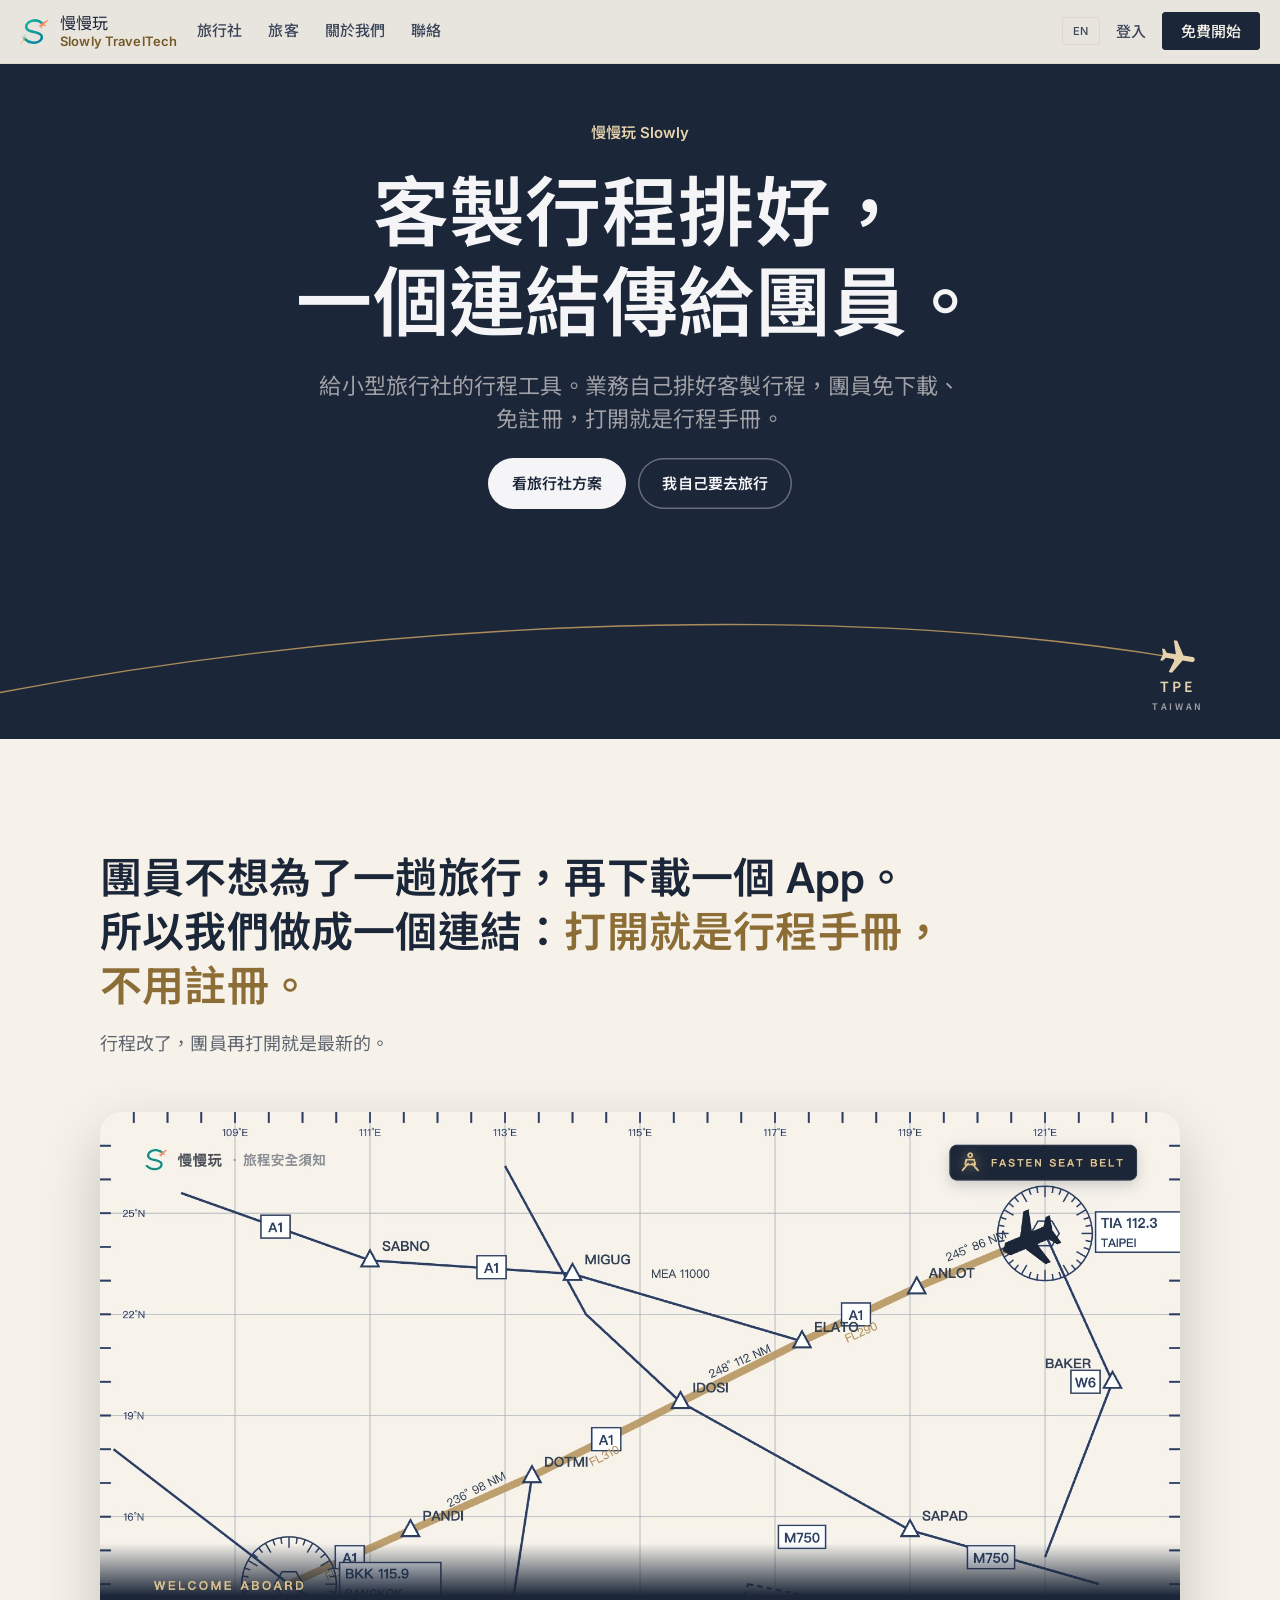
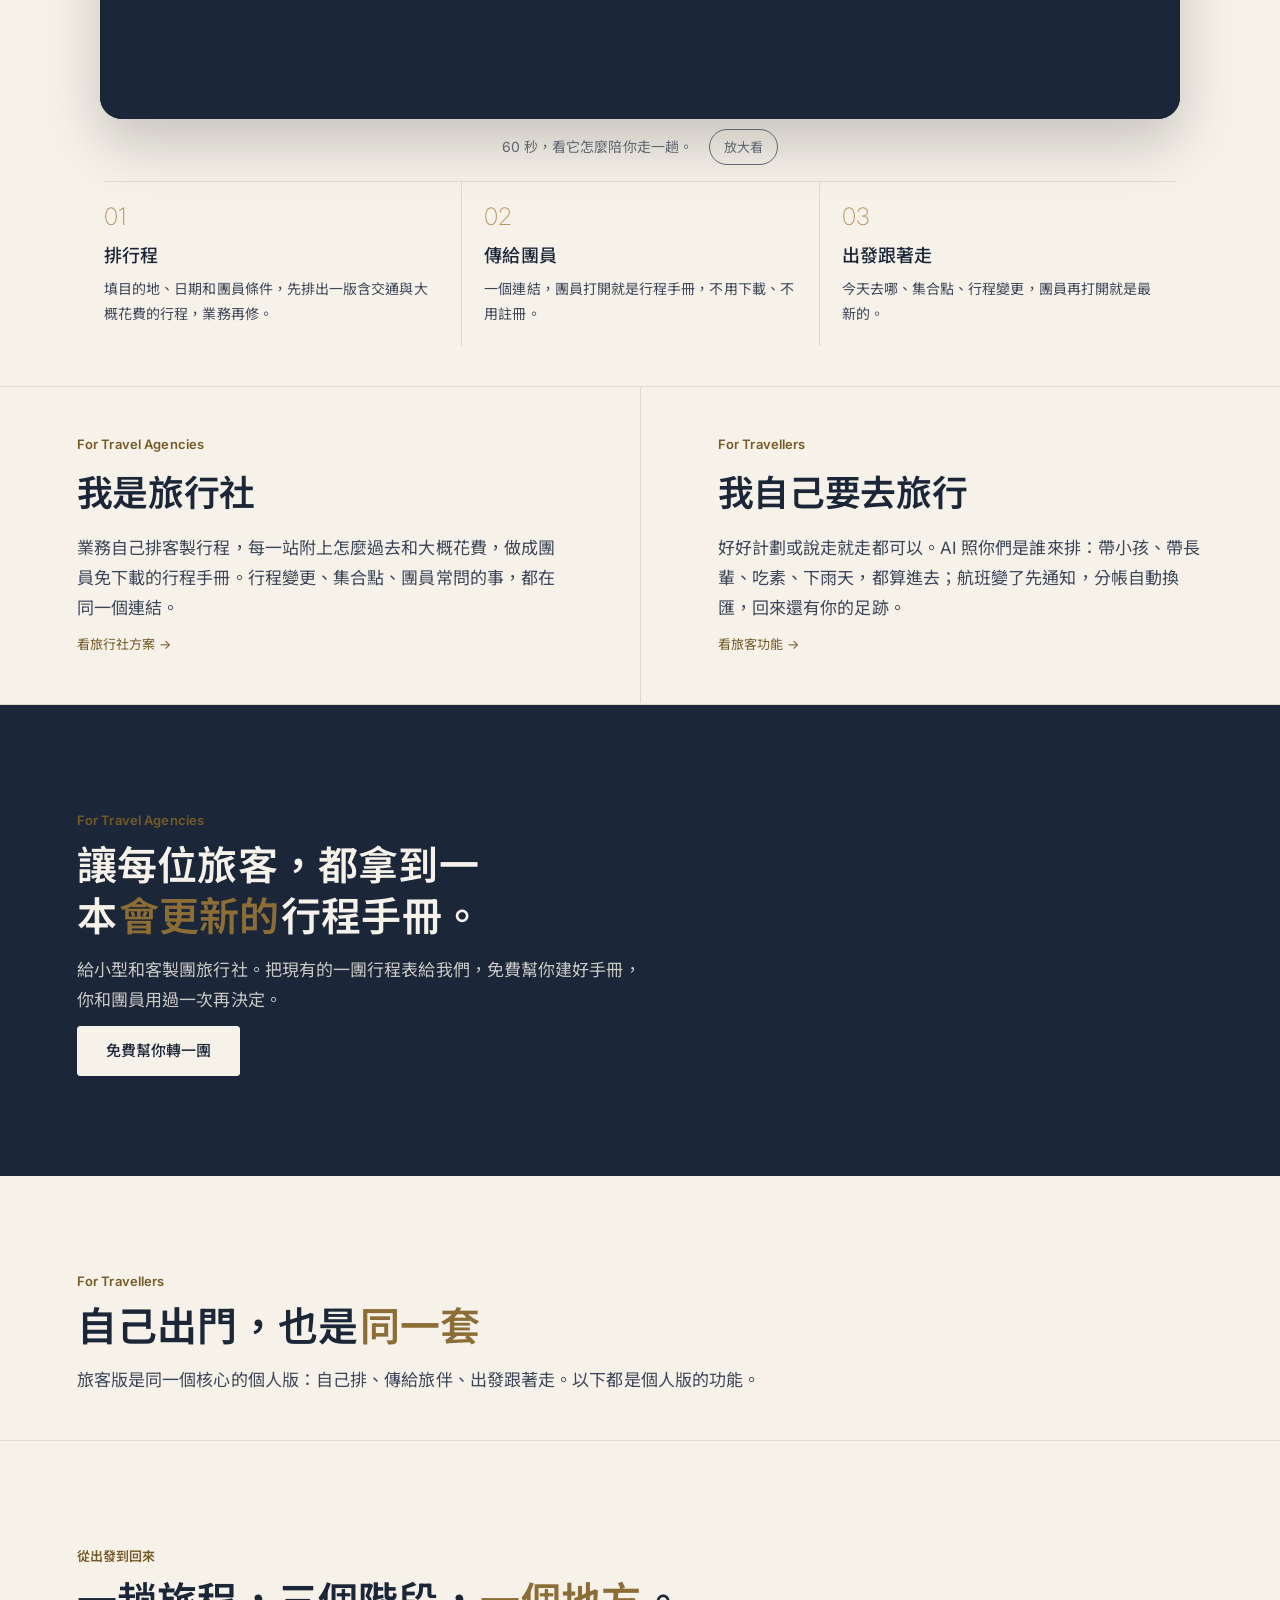
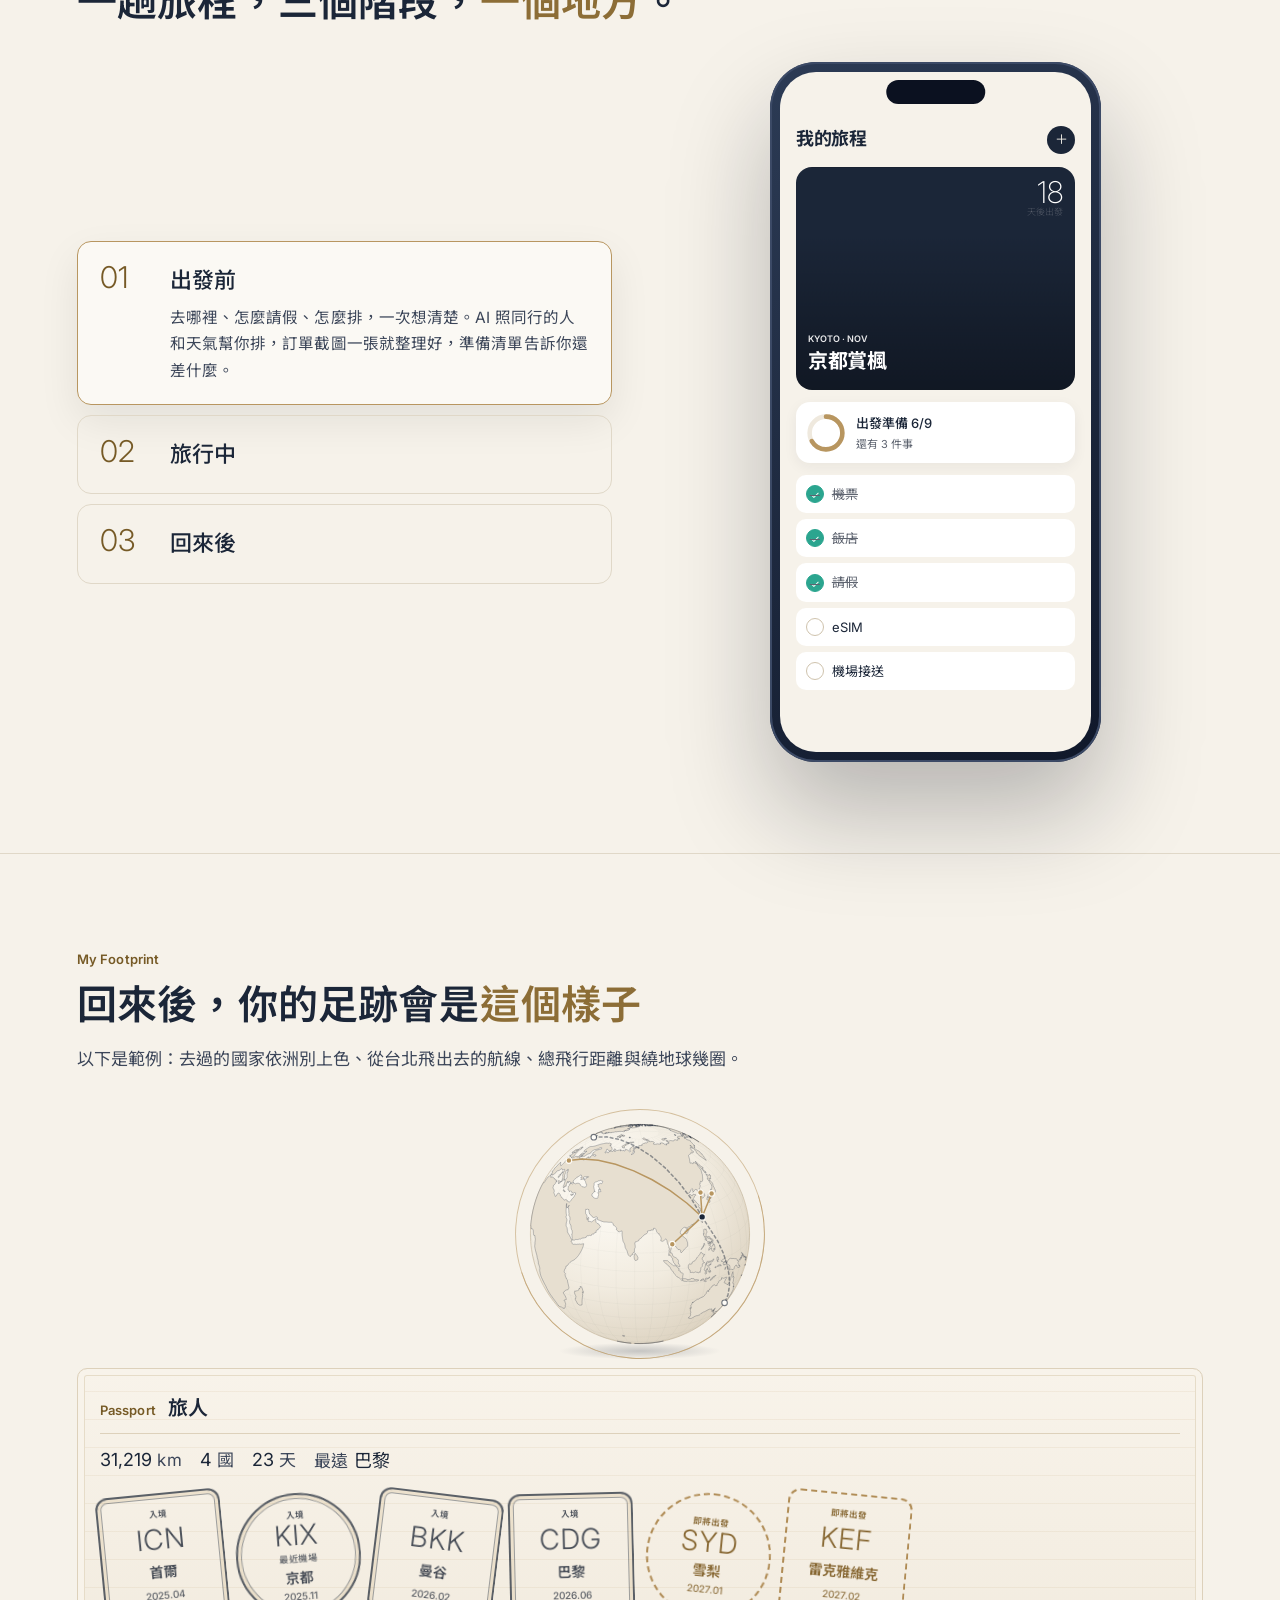
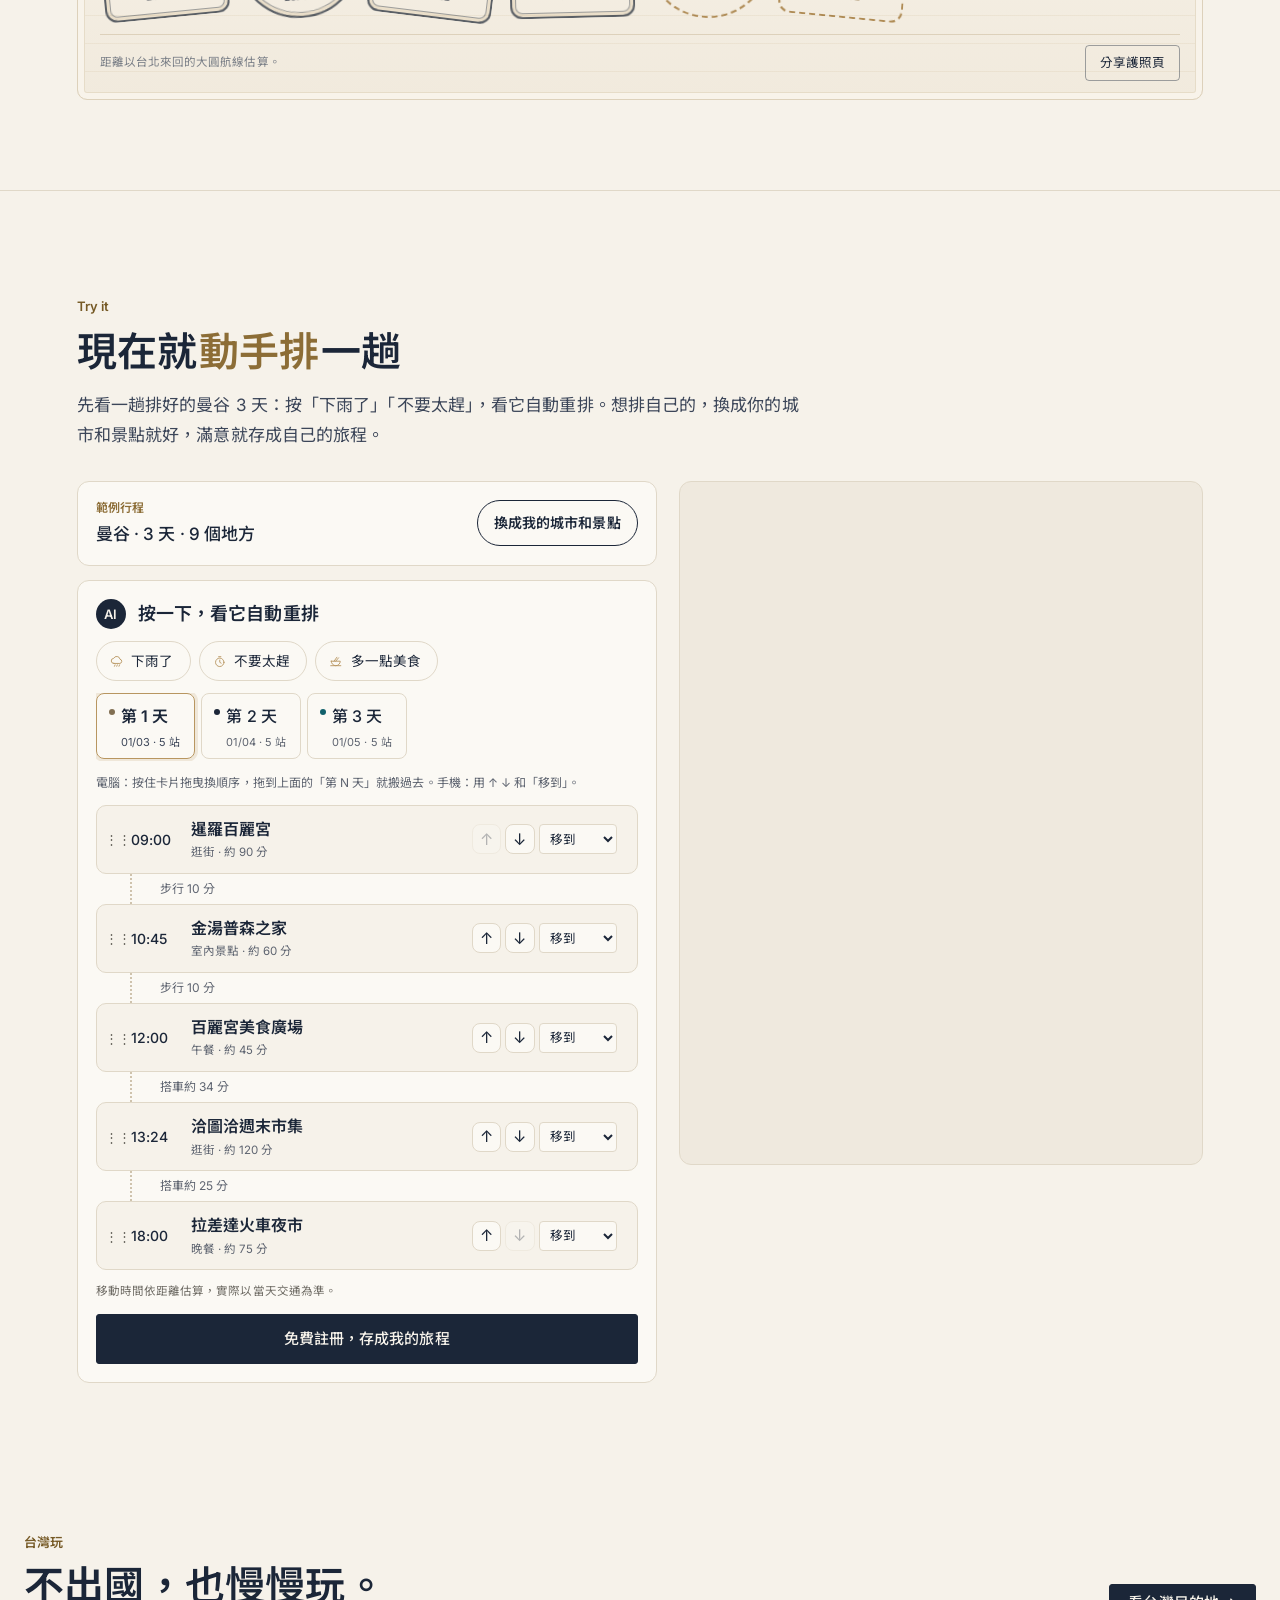
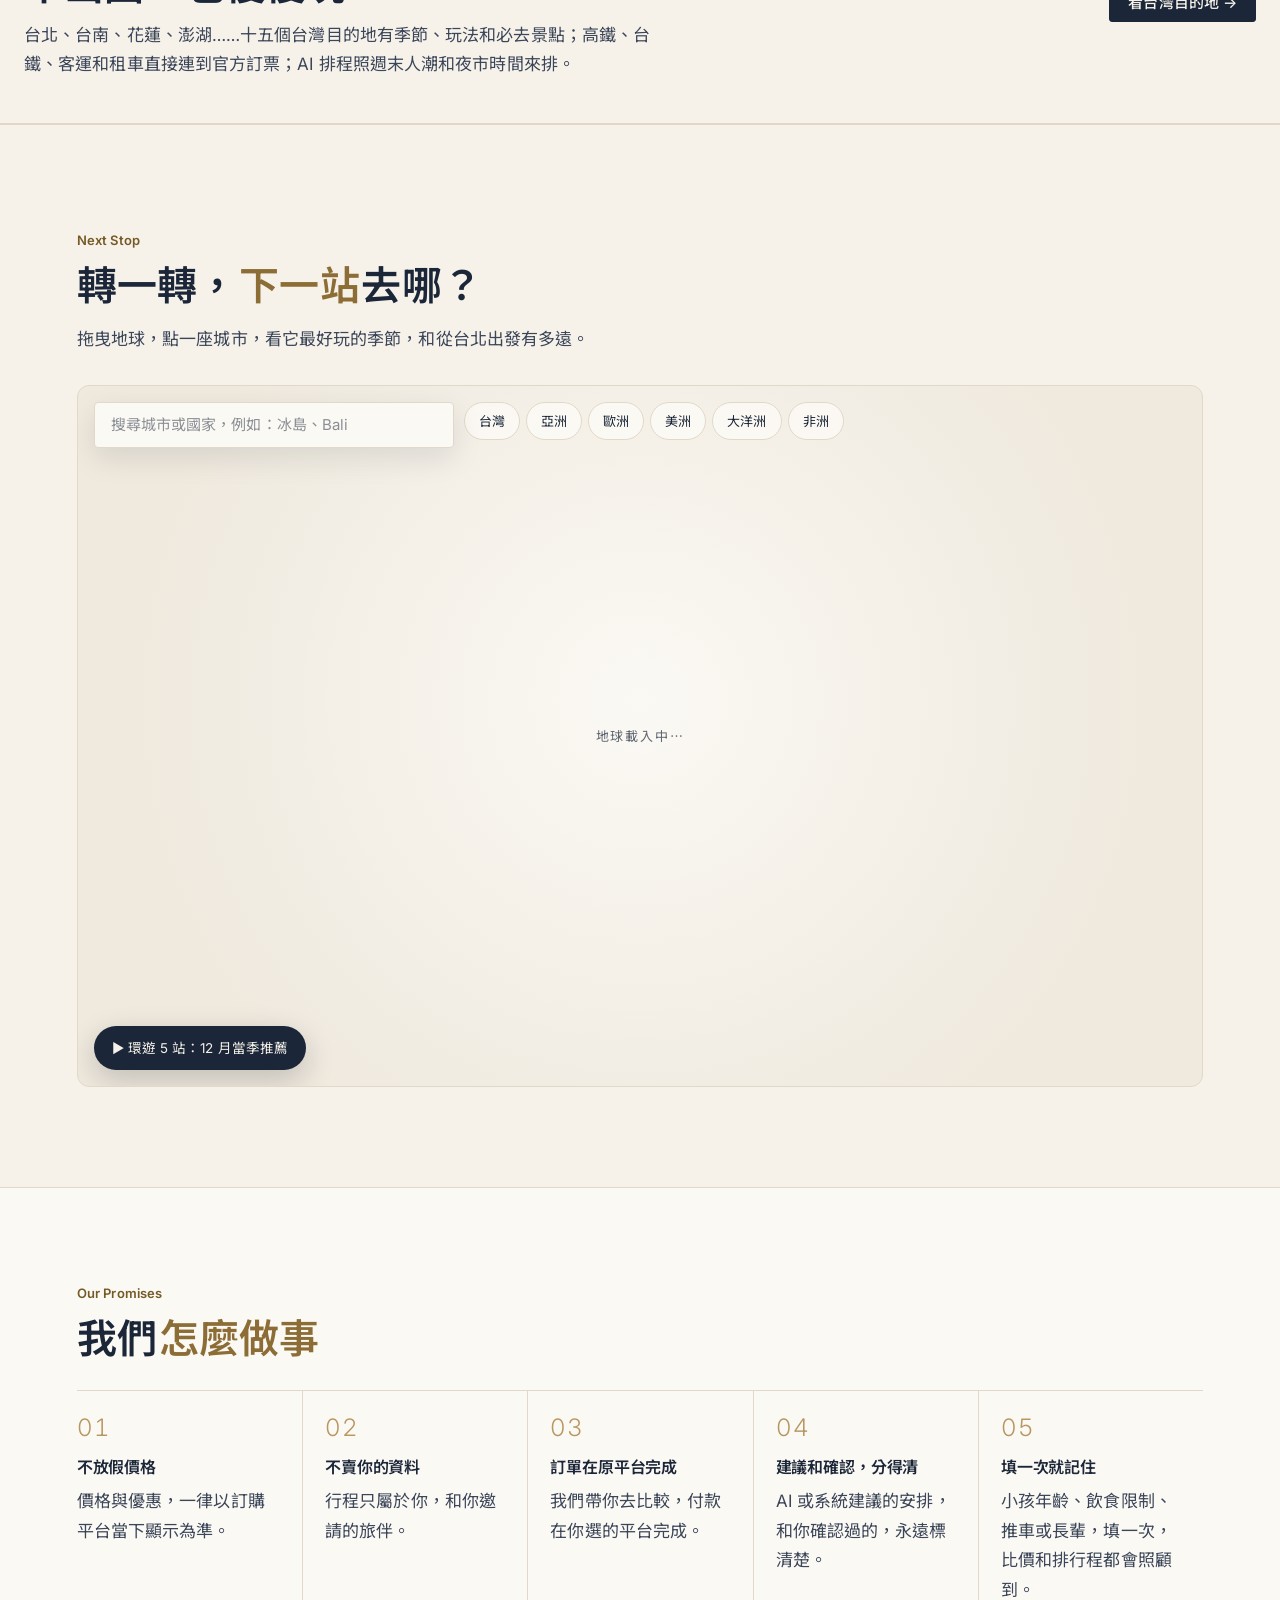
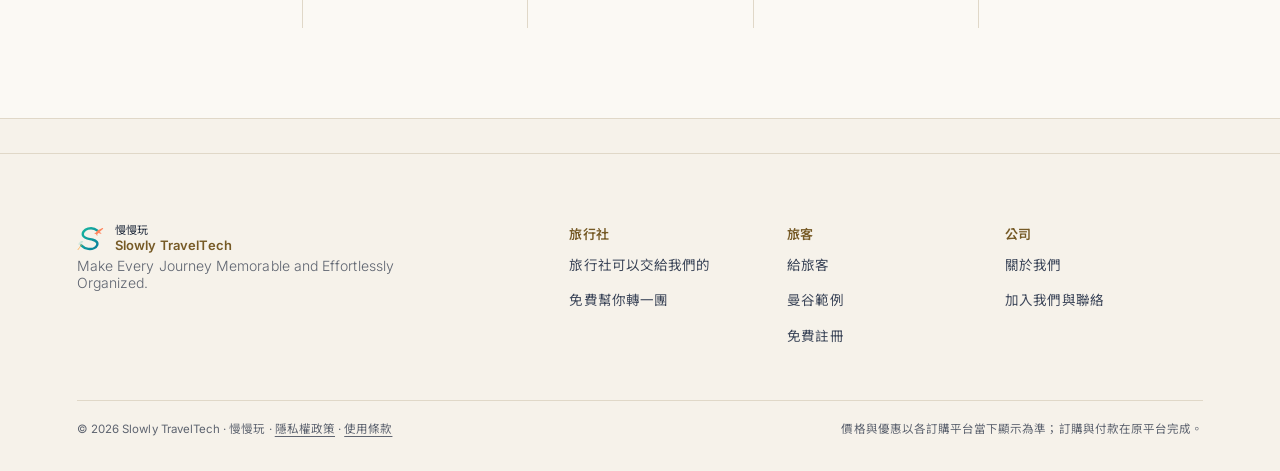
<file: about.html>
<!doctype html>
<html lang="zh-Hant" data-fonts="https://fonts.googleapis.com/css2?family=Inter:wght@300;400;500;600;700&amp;family=Montserrat:wght@200;300;400;500;600&amp;family=Noto+Sans+TC:wght@400;500;600;700&amp;family=Noto+Serif+TC:wght@600;700&amp;display=swap" class="pre"><head>
    <script>try{var t=localStorage.getItem("st.theme");if(t==="light"||t==="dark")document.documentElement.setAttribute("data-theme",t)}catch(e){}</script>
    <meta charset="UTF-8">
    <link rel="icon" type="image/svg+xml" href="/favicon.svg">
    <meta name="viewport" content="width=device-width, initial-scale=1.0, viewport-fit=cover">
    <link rel="manifest" href="/manifest.webmanifest">
    <link rel="apple-touch-icon" href="/apple-touch-icon.png">
    <meta name="apple-mobile-web-app-capable" content="yes">
    <meta name="mobile-web-app-capable" content="yes">
    <meta name="apple-mobile-web-app-title" content="慢慢玩">
    <meta name="apple-mobile-web-app-status-bar-style" content="black">
    <meta name="theme-color" content="#111315">
    <title>慢慢玩 Slowly Travel</title>
    <!-- Web fonts load in the background (system fonts show first), so they never hold up the first paint. -->
    <link rel="preconnect" href="https://fonts.googleapis.com">
    <link rel="preconnect" href="https://fonts.gstatic.com" crossorigin="">
    
    
    <style>html{background:#f7f5f1}@media (prefers-color-scheme:dark){html{background:#0e1315}}#splash{z-index:9999;color:#1b2638;background:#f6f2ea;place-items:center;font-family:-apple-system,BlinkMacSystemFont,PingFang TC,sans-serif;transition:opacity .45s;display:grid;position:fixed;inset:0}@media (prefers-color-scheme:dark){html:not([data-theme=light]) #splash{color:#efe8da;background:#0e141e}}html[data-theme=dark] #splash{color:#efe8da;background:#0e141e}#splash.out{opacity:0;pointer-events:none}#splash .box{justify-items:center;gap:10px;display:grid;transform:translateY(-4vh)}#splash svg{width:min(46vw,200px);height:auto;overflow:visible}#splash .route{fill:none;stroke:url(#spTeal);stroke-width:37px;stroke-linecap:round;stroke-linejoin:round;stroke-dasharray:1;stroke-dashoffset:1px;animation:1s cubic-bezier(.6,0,.2,1) .1s forwards spDraw}#splash .trail{fill:none;stroke:#ffad51;stroke-width:13px;stroke-linecap:round;stroke-dasharray:1;stroke-dashoffset:1px;animation:.35s ease-out forwards spDraw}#splash .speed{stroke:#7acfc0;stroke-width:7px;stroke-linecap:round;opacity:0;animation:.3s .9s forwards spFade}#splash .plane{fill:#ff865f;opacity:0;animation:.2s 1.05s forwards spFade}#splash .mover{fill:#ff865f;opacity:0;animation:1s linear .1s forwards spMove}@keyframes spMove{0%,94%{opacity:1}to{opacity:0}}#splash .name{letter-spacing:4px;opacity:0;font-size:30px;font-weight:800;animation:.5s 1.05s forwards spUp}#splash .tag{opacity:0;color:#6c7a7f;font-size:12.5px;font-style:italic;animation:.5s 1.25s forwards spUp}@keyframes spDraw{to{stroke-dashoffset:0}}@keyframes spFade{to{opacity:1}}@keyframes spUp{0%{opacity:0;transform:translateY(8px)}to{opacity:1;transform:none}}@media (prefers-reduced-motion:reduce){#splash .route,#splash .trail{stroke-dashoffset:0;animation:none}#splash .speed,#splash .plane,#splash .name,#splash .tag{opacity:1;animation:none}#splash .mover{display:none}}</style>
    <script type="module" crossorigin="" src="/assets/index-C6XLLsqR.js"></script>
    <link rel="modulepreload" crossorigin="" href="/assets/rolldown-runtime-BCiCTKAo.js">
    <link rel="modulepreload" crossorigin="" href="/assets/react-BWPDF9mI.js">
    <link rel="modulepreload" crossorigin="" href="/assets/coords-pobQV2vf.js">
    <link rel="modulepreload" crossorigin="" href="/assets/supabase-D91a9Iv4.js">
    <link rel="modulepreload" crossorigin="" href="/assets/world-uUk4-pn1.js">
    <link rel="stylesheet" crossorigin="" href="/assets/index-CsQV6MGR.css">
  <link rel="stylesheet" crossorigin="" href="/assets/pitch-B2k4QVOw.css"><link rel="stylesheet" crossorigin="" href="/assets/Shell-p7s3KZaJ.css"><link rel="stylesheet" crossorigin="" href="/assets/brand-BbSCTPzj.css"><link rel="stylesheet" crossorigin="" href="/assets/TourVideo-DqAeJHIO.css"><link rel="stylesheet" crossorigin="" href="/assets/Passport-BInIwWcR.css"><link rel="stylesheet" crossorigin="" href="/assets/Pages-Vx8mKuwO.css"></head>
  <body>
    
    
    <div id="root" data-pre="1"><div class="mmw site site-dark"><a href="#main" class="site-skip">跳到主要內容</a><header class="site-bar"><a class="site-logo" aria-label="慢慢玩 Slowly TravelTech" href="/" data-discover="true"><svg viewBox="-4 -26 428 392" width="30" height="27.476635514018692" aria-hidden="true" style="display: block; flex: 0 0 auto;"><defs><linearGradient id="teal_r_0_" x1="0" y1="0" x2="1" y2="1"><stop stop-color="#18b89f"></stop><stop offset="1" stop-color="#087f9c"></stop></linearGradient></defs><path d="M309 45 C269 12 216 0 164 15 C105 31 72 78 89 121 C108 167 179 168 237 184 C292 200 318 227 304 266 C288 309 230 332 168 324 C124 319 90 299 61 270" fill="none" stroke="url(#teal_r_0_)" stroke-width="37" stroke-linecap="round" stroke-linejoin="round"></path><path d="M64 262 C43 291 28 313 12 335" fill="none" stroke="#ffad51" stroke-width="13" stroke-linecap="round"></path><path d="M312 41 L392 13 Q400 11 403 17 Q405 22 398 27 L340 66 L363 86 Q367 90 364 94 Q361 98 356 95 L323 79 L300 96 L303 111 Q304 116 299 117 Q295 118 292 113 L280 91 L264 83 L261 77 Q260 73 265 72 L281 71 L300 53 Q304 49 312 41Z" fill="#ff865f" transform="rotate(-8 331 65)"></path><path d="M55 214h29M38 232h34M25 250h29" stroke="#7acfc0" stroke-width="7" stroke-linecap="round"></path></svg><span>慢慢玩<small>Slowly TravelTech</small></span></a><nav class="site-nav" aria-label="主選單"><a class="" href="/business" data-discover="true">旅行社</a><a class="" href="/travelers" data-discover="true">旅客</a><a aria-current="page" class="active" href="/about" data-discover="true">關於我們</a><a class="" href="/contact" data-discover="true">聯絡</a><span class="site-nav-end"><button type="button" class="site-lang" aria-label="Language">EN</button><a class="site-in" href="/login" data-discover="true">登入</a><a class="site-cta" href="/signup" data-discover="true">免費開始</a></span></nav><button type="button" class="site-burger" aria-expanded="false" aria-label="選單"><i></i><i></i></button></header><main id="main"><section class="pg-hero with-ph" style="--ph: url(&quot;/brand/about-taipei101.jpg&quot;); --ph-sm: url(&quot;/brand/about-taipei101-sm.jpg&quot;);"><div class="pg-hero-in rv in"><span class="eyebrow">About Slowly</span><h1><span>出去玩很開心，</span><br><span>安排起來</span><span>也該很輕鬆。</span></h1><p>慢慢玩是一間台灣的旅遊科技公司。我們相信，好的旅行不是行程排得最滿，而是你記得最多。</p></div><a class="ph-credit" href="https://commons.wikimedia.org/wiki/File:Taipei_Taiwan_Taipei-101-Tower-01.jpg" target="_blank" rel="noreferrer"><svg class="si" viewBox="0 0 24 24" aria-hidden="true"><path d="M4 8.5h3l1.5-2.5h7L17 8.5h3v10H4z"></path><circle cx="12" cy="13.5" r="3.2"></circle></svg> CEphoto, Uwe Aranas · CC BY-SA 3.0</a></section><section class="story"><div class="rv in"><span class="eyebrow">Mission</span><h2 class="motto-lg">Make Every Journey Memorable and Effortlessly Organized.</h2><p>讓每一趟旅程都值得記得，也被輕鬆地安排好。</p></div><div class="rv in"><span class="eyebrow">Company</span><h2>公司簡介</h2><p>慢慢玩（Slowly TravelTech）是來自台灣的旅遊科技公司，做給小型和客製團旅行社的行程工具：業務自己排好客製行程，一個連結傳給團員，免下載、免註冊。同一套核心也有給個人旅行的版本。慢慢玩是軟體供應商，不代訂、不經手金流。品牌理念：Make Every Journey Memorable and Effortlessly Organized.</p></div><div class="rv in"><span class="eyebrow">Why “Slowly”</span><h2>為什麼叫慢慢玩</h2><p>旅遊 App 都在比誰通知更快、優惠更多。我們想做相反的事：把瑣碎的安排收好，把提醒減到剛好，讓你在旅途中可以抬起頭，慢慢看。</p><p>我們從台灣出發：繁體中文、新台幣、官方連假日曆、在地常用的訂位平台，都是第一天就做好的事。</p></div><div class="rv in"><span class="eyebrow">Principles</span><h2>我們的原則</h2><ul class="princ"><li><b>旅人優先</b><span>推薦的理由寫清楚，合作不影響你看到的價格。</span></li><li><b>誠實的資料</b><span>沒有就說沒有，不放假價格、假評價、假人數。</span></li><li><b>安靜的設計</b><span>少一點紅點與催促，多一點留白。</span></li><li><b>一起旅行</b><span>旅伴、領隊、家人，都能在同一份行程裡。</span></li></ul></div></section></main><footer class="site-foot"><div class="site-foot-in"><div><a class="site-logo" href="/" data-discover="true"><svg viewBox="-4 -26 428 392" width="28" height="25.64485981308411" aria-hidden="true" style="display: block; flex: 0 0 auto;"><defs><linearGradient id="teal_r_1_" x1="0" y1="0" x2="1" y2="1"><stop stop-color="#18b89f"></stop><stop offset="1" stop-color="#087f9c"></stop></linearGradient></defs><path d="M309 45 C269 12 216 0 164 15 C105 31 72 78 89 121 C108 167 179 168 237 184 C292 200 318 227 304 266 C288 309 230 332 168 324 C124 319 90 299 61 270" fill="none" stroke="url(#teal_r_1_)" stroke-width="37" stroke-linecap="round" stroke-linejoin="round"></path><path d="M64 262 C43 291 28 313 12 335" fill="none" stroke="#ffad51" stroke-width="13" stroke-linecap="round"></path><path d="M312 41 L392 13 Q400 11 403 17 Q405 22 398 27 L340 66 L363 86 Q367 90 364 94 Q361 98 356 95 L323 79 L300 96 L303 111 Q304 116 299 117 Q295 118 292 113 L280 91 L264 83 L261 77 Q260 73 265 72 L281 71 L300 53 Q304 49 312 41Z" fill="#ff865f" transform="rotate(-8 331 65)"></path><path d="M55 214h29M38 232h34M25 250h29" stroke="#7acfc0" stroke-width="7" stroke-linecap="round"></path></svg><span>慢慢玩<small>Slowly TravelTech</small></span></a><p class="site-motto">Make Every Journey Memorable and Effortlessly Organized.</p></div><div class="site-foot-cols"><div><b>旅行社</b><a href="/business" data-discover="true">旅行社可以交給我們的</a><a href="/business#talk" data-discover="true">免費幫你轉一團</a></div><div><b>旅客</b><a href="/travelers" data-discover="true">給旅客</a><a href="/example" data-discover="true">曼谷範例</a><a href="/signup" data-discover="true">免費註冊</a></div><div><b>公司</b><a href="/about" data-discover="true">關於我們</a><a href="/contact" data-discover="true">加入我們與聯絡</a></div></div></div><div class="site-legal"><span>© 2026 Slowly TravelTech · 慢慢玩 · <a href="/privacy" data-discover="true">隱私權政策</a> · <a href="/terms" data-discover="true">使用條款</a></span><span>價格與優惠以各訂購平台當下顯示為準；訂購與付款在原平台完成。</span></div></footer></div></div>
  

</body></html>
</file>
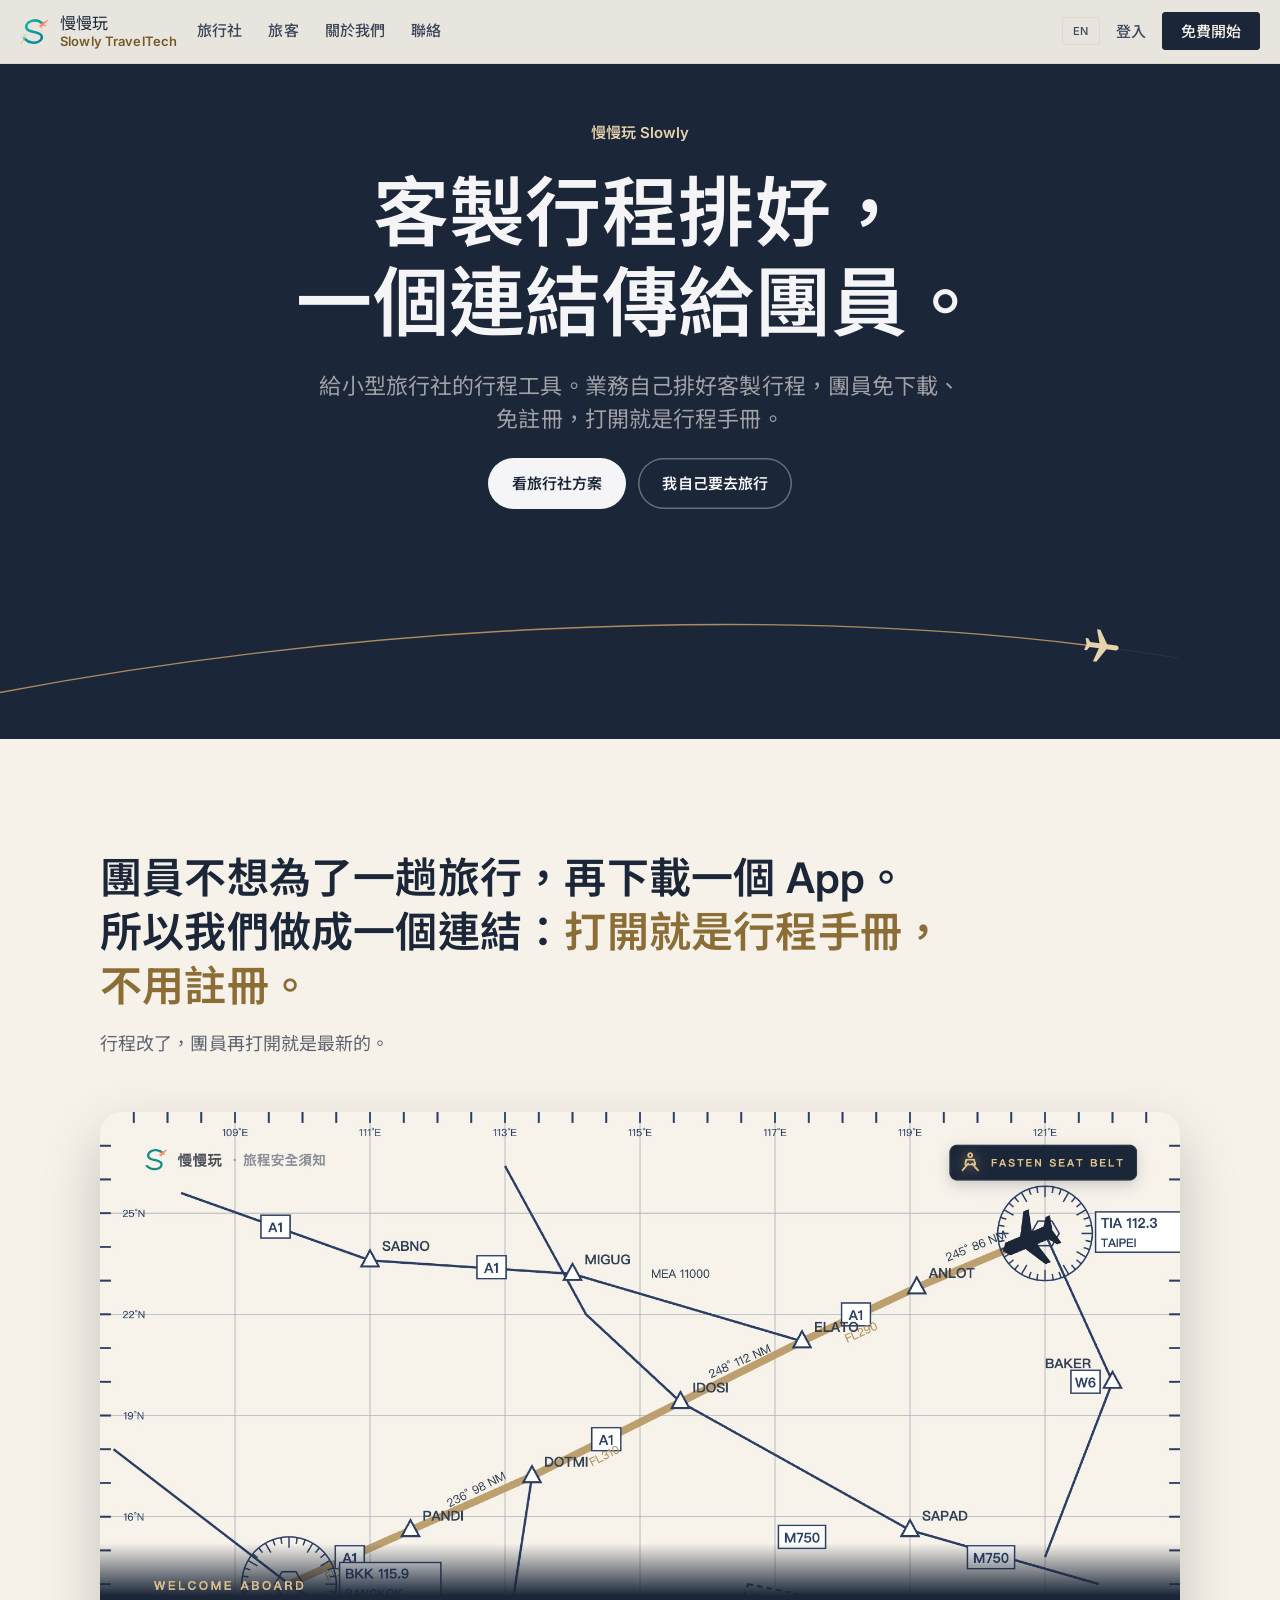
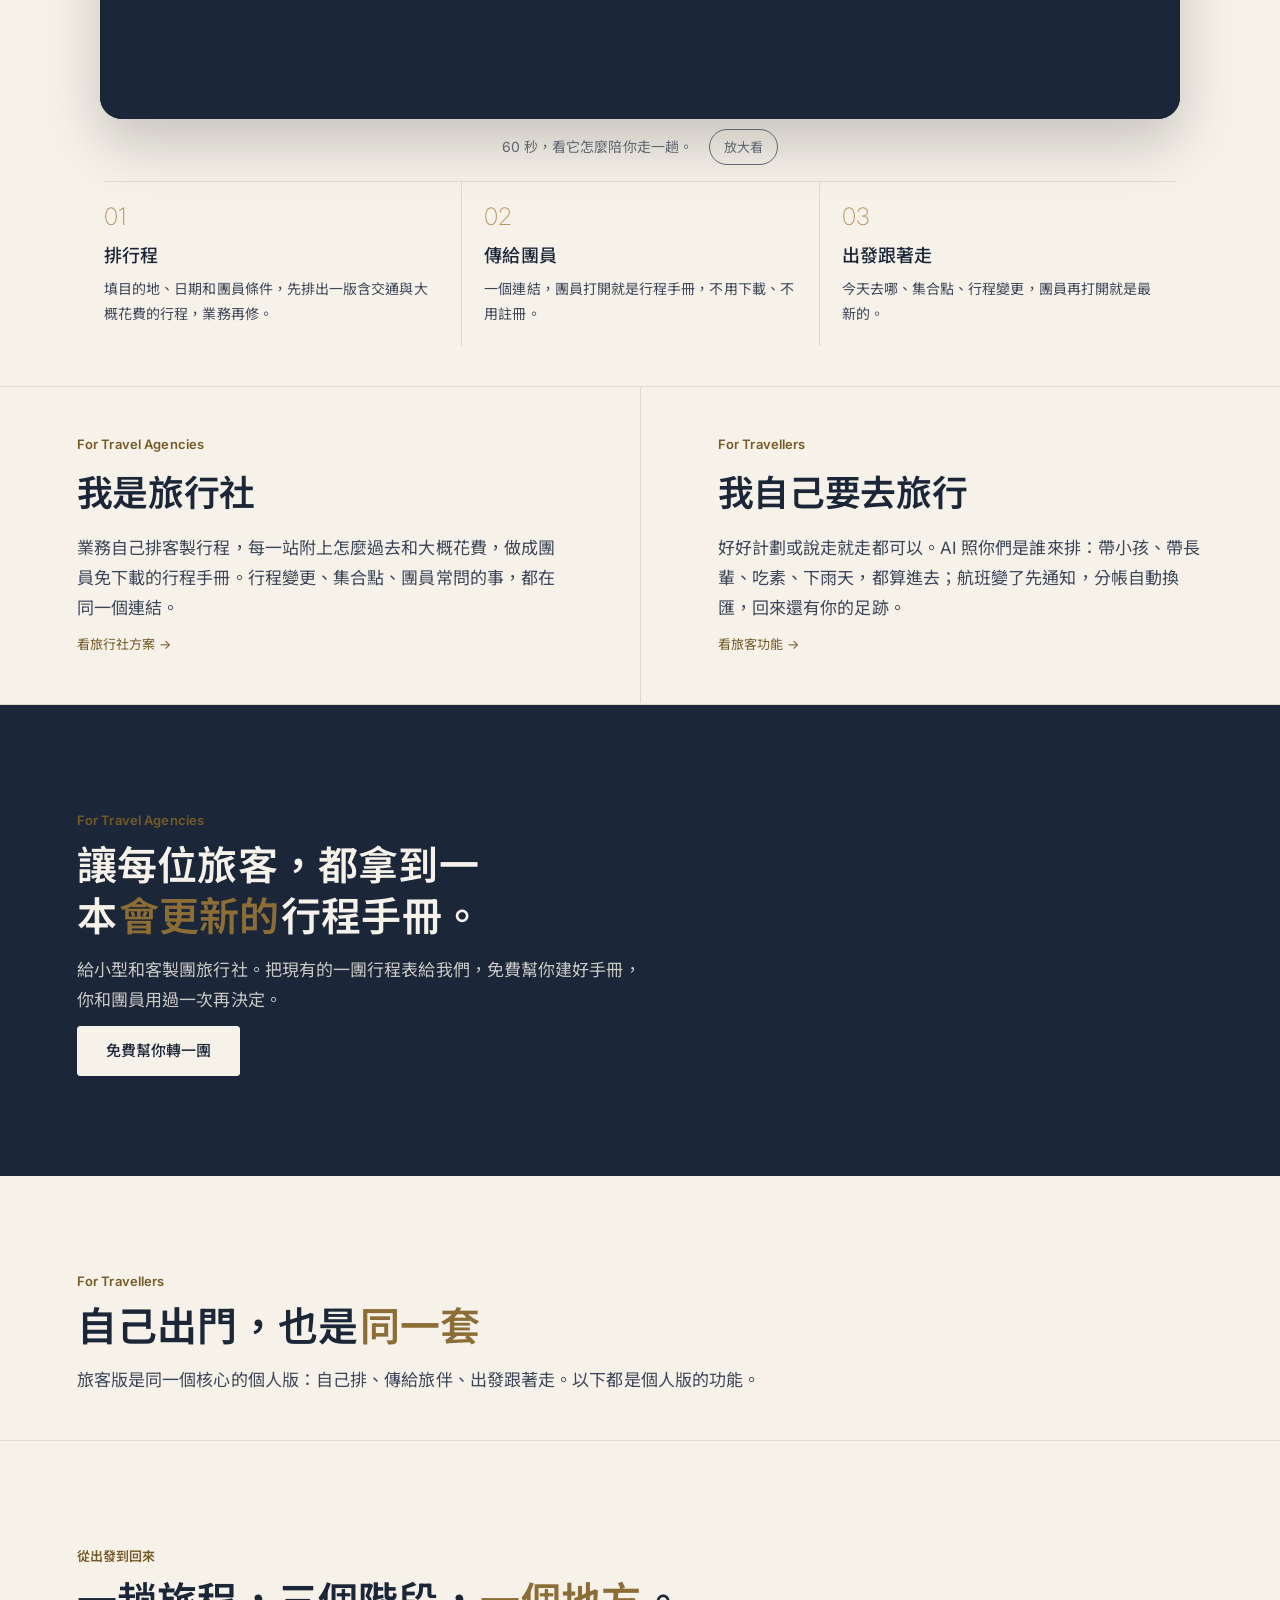
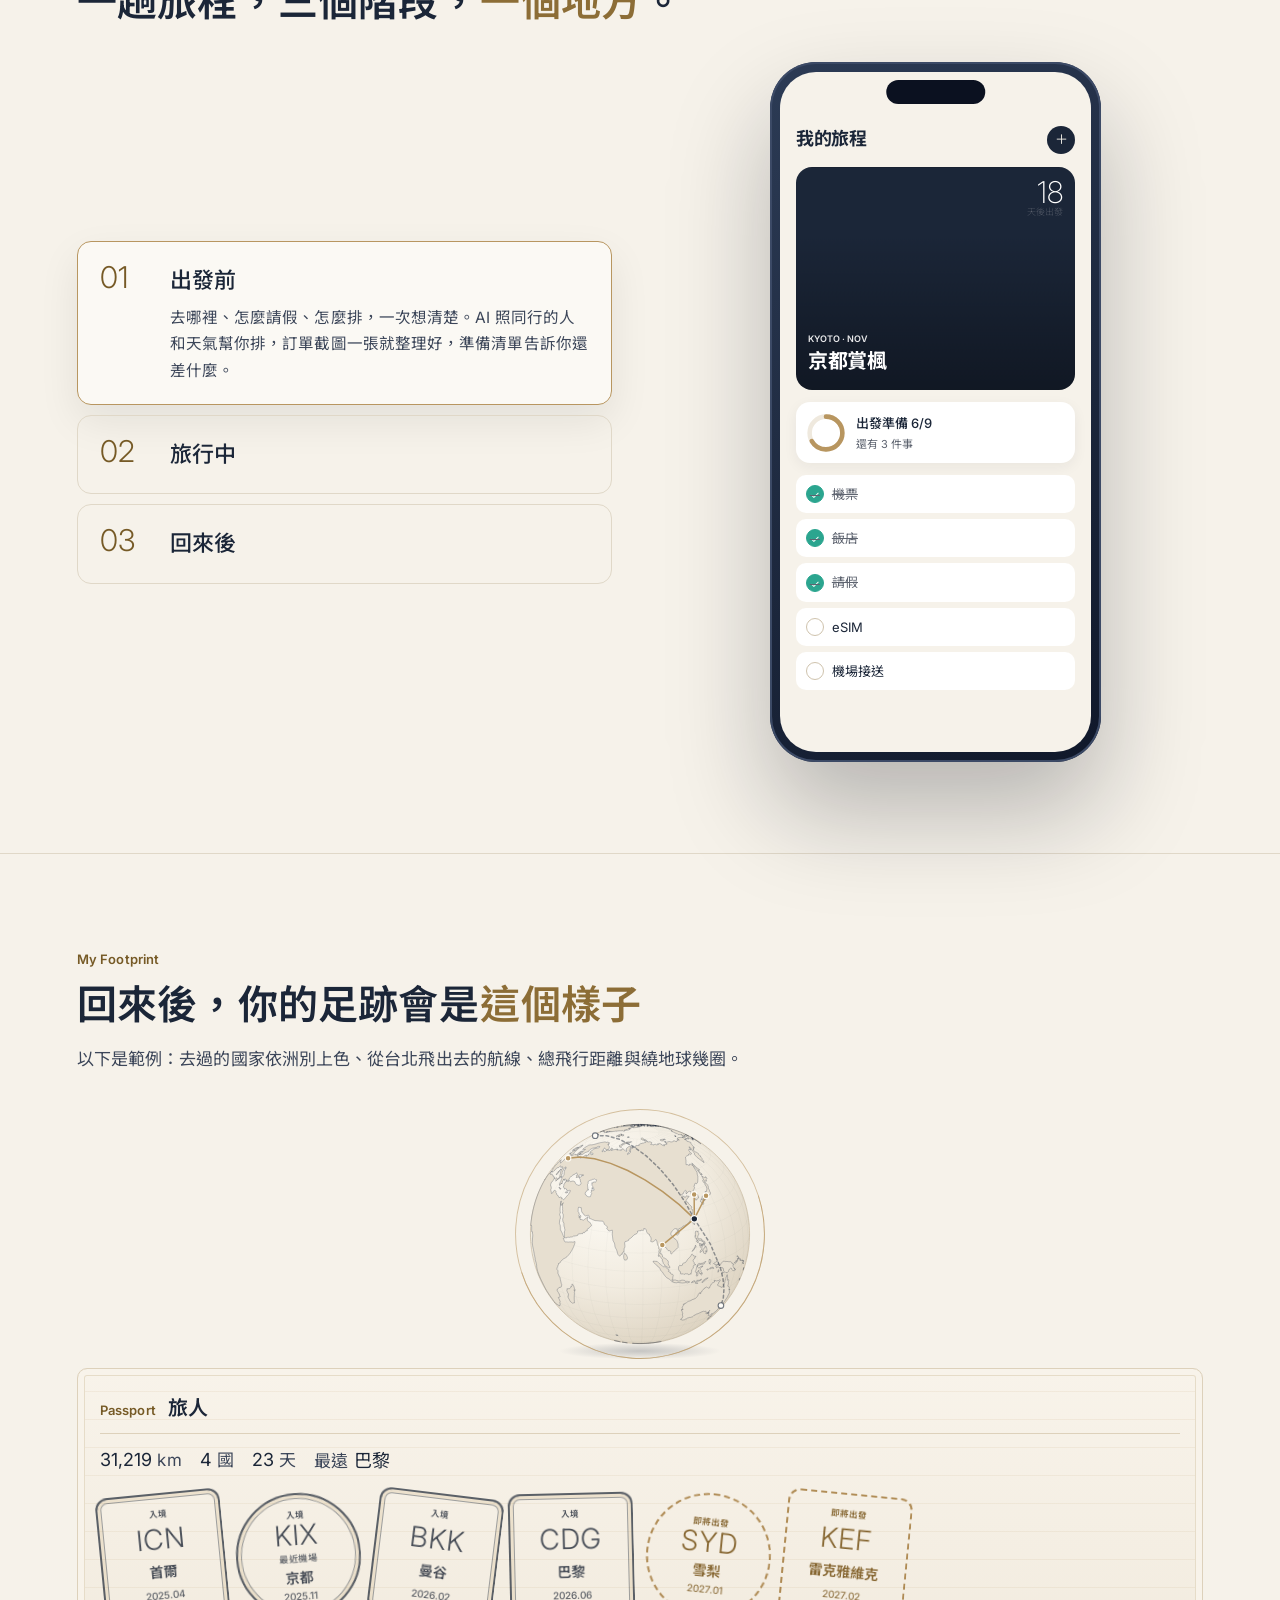
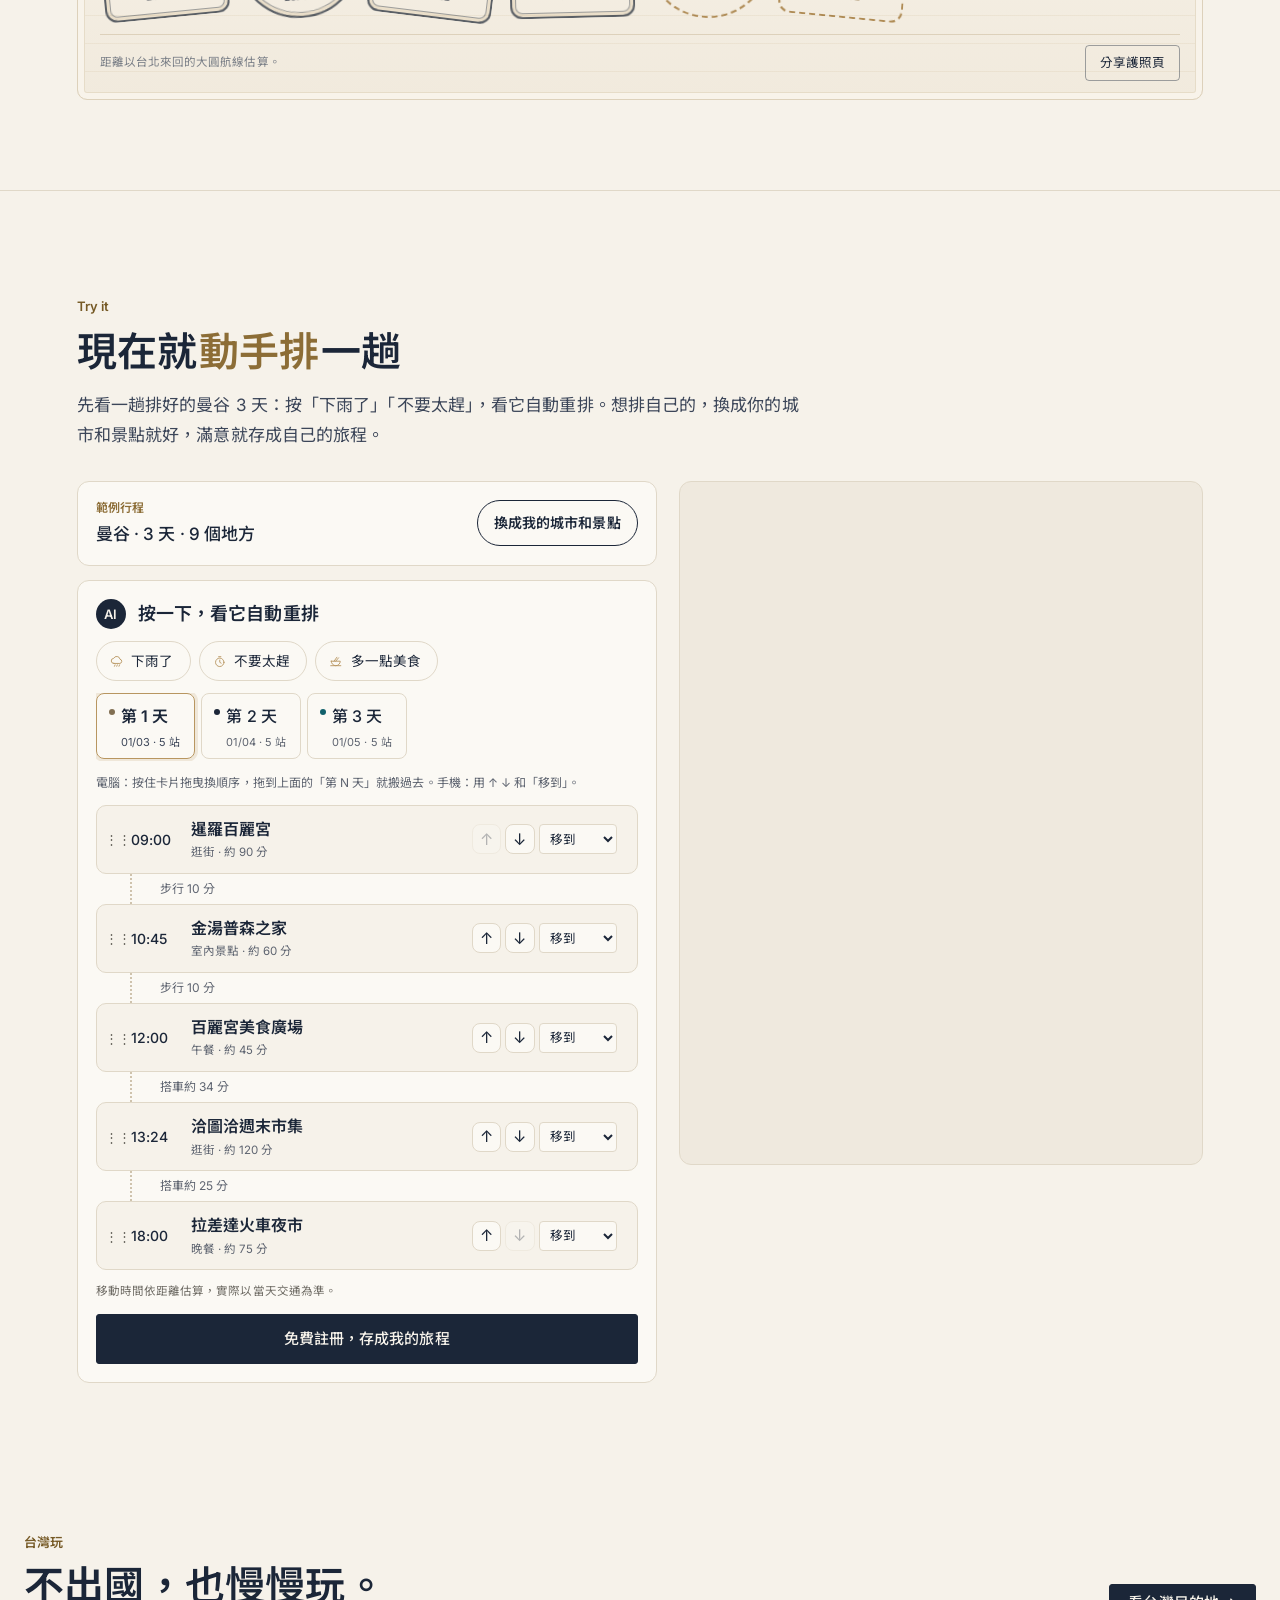
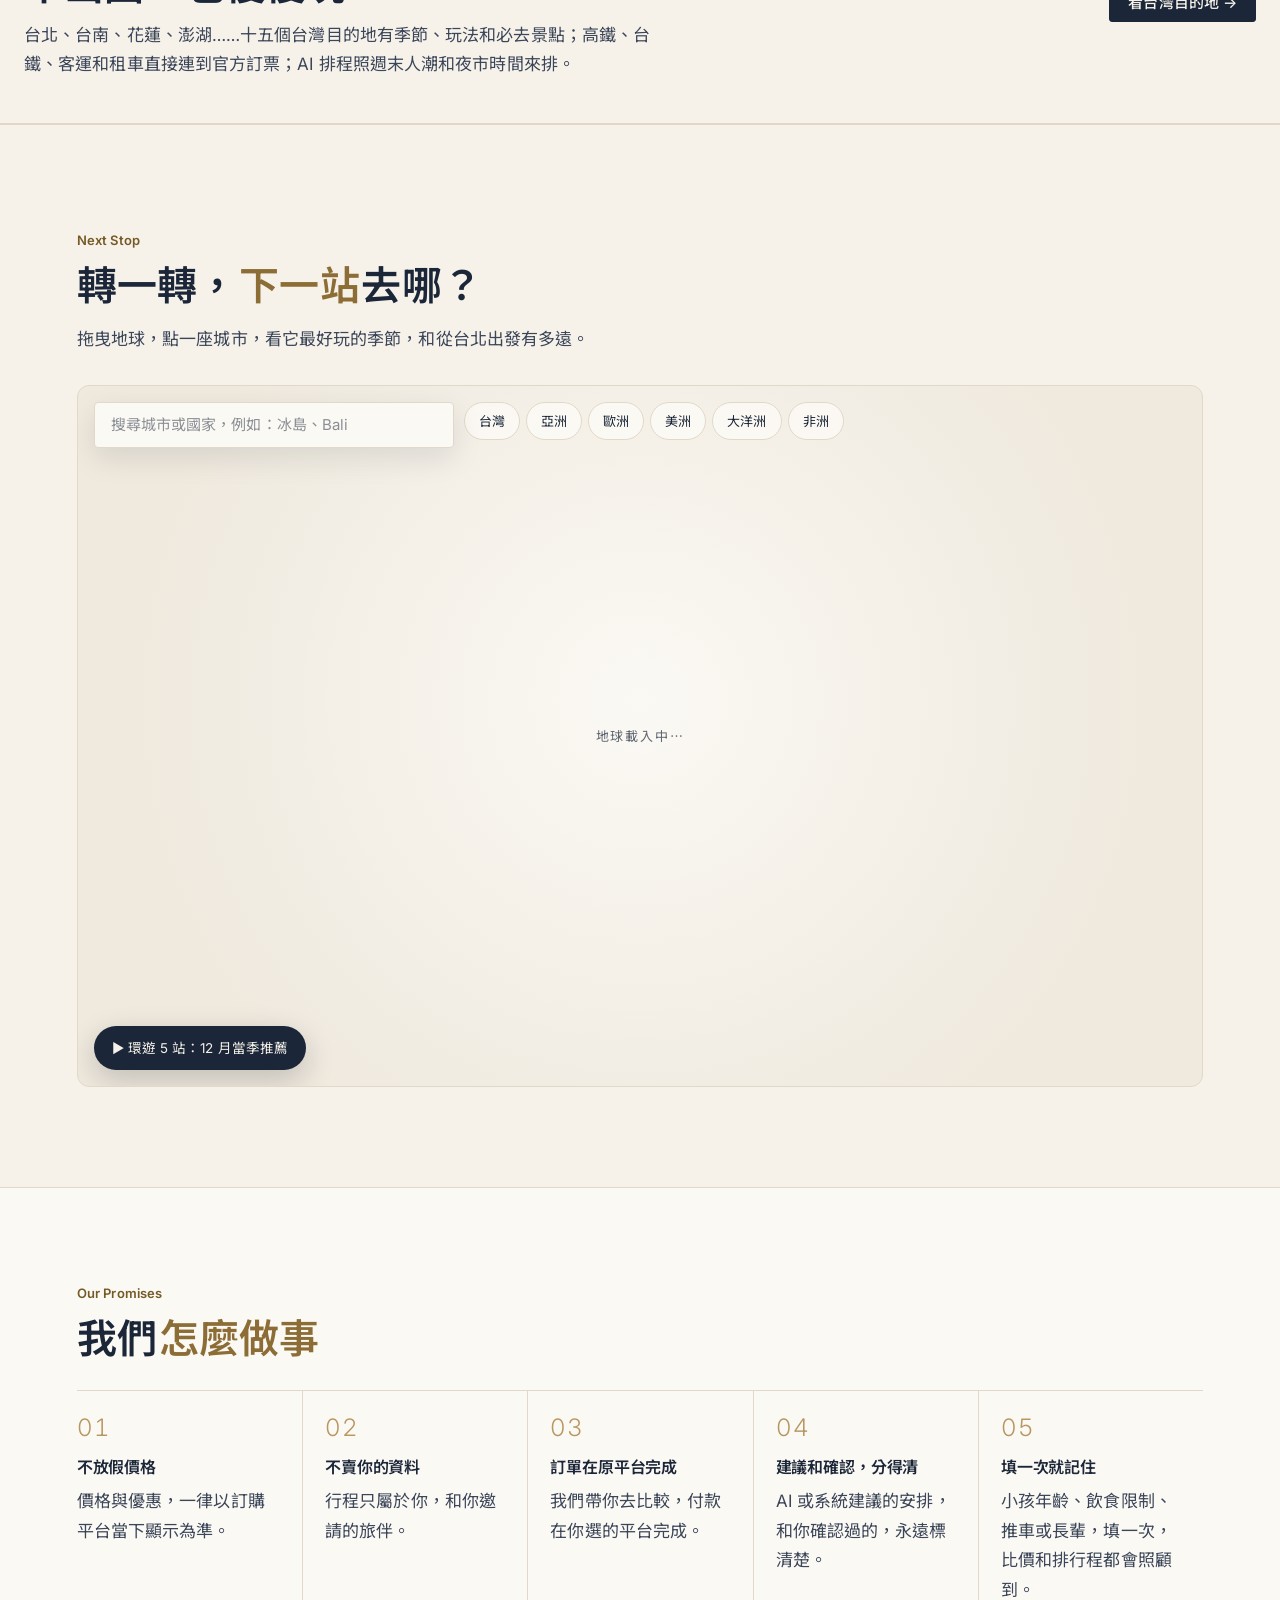
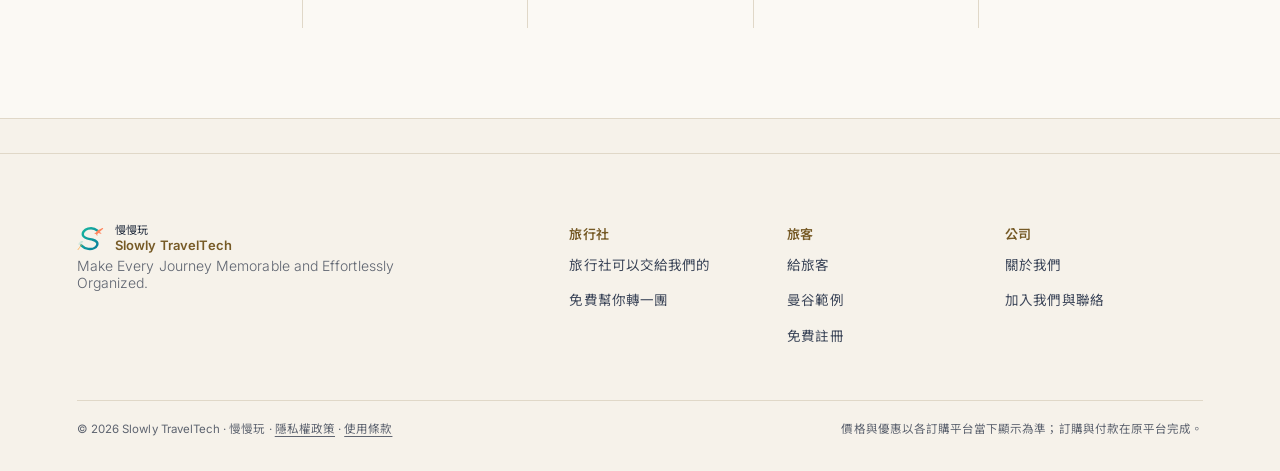
<file: business.html>
<!doctype html>
<html lang="zh-Hant" data-fonts="https://fonts.googleapis.com/css2?family=Inter:wght@300;400;500;600;700&amp;family=Montserrat:wght@200;300;400;500;600&amp;family=Noto+Sans+TC:wght@400;500;600;700&amp;family=Noto+Serif+TC:wght@600;700&amp;display=swap" class="pre"><head>
    <script>try{var t=localStorage.getItem("st.theme");if(t==="light"||t==="dark")document.documentElement.setAttribute("data-theme",t)}catch(e){}</script>
    <meta charset="UTF-8">
    <link rel="icon" type="image/svg+xml" href="/favicon.svg">
    <meta name="viewport" content="width=device-width, initial-scale=1.0, viewport-fit=cover">
    <link rel="manifest" href="/manifest.webmanifest">
    <link rel="apple-touch-icon" href="/apple-touch-icon.png">
    <meta name="apple-mobile-web-app-capable" content="yes">
    <meta name="mobile-web-app-capable" content="yes">
    <meta name="apple-mobile-web-app-title" content="慢慢玩">
    <meta name="apple-mobile-web-app-status-bar-style" content="black">
    <meta name="theme-color" content="#111315">
    <title>慢慢玩 Slowly Travel</title>
    <!-- Web fonts load in the background (system fonts show first), so they never hold up the first paint. -->
    <link rel="preconnect" href="https://fonts.googleapis.com">
    <link rel="preconnect" href="https://fonts.gstatic.com" crossorigin="">
    
    
    <style>html{background:#f7f5f1}@media (prefers-color-scheme:dark){html{background:#0e1315}}#splash{z-index:9999;color:#1b2638;background:#f6f2ea;place-items:center;font-family:-apple-system,BlinkMacSystemFont,PingFang TC,sans-serif;transition:opacity .45s;display:grid;position:fixed;inset:0}@media (prefers-color-scheme:dark){html:not([data-theme=light]) #splash{color:#efe8da;background:#0e141e}}html[data-theme=dark] #splash{color:#efe8da;background:#0e141e}#splash.out{opacity:0;pointer-events:none}#splash .box{justify-items:center;gap:10px;display:grid;transform:translateY(-4vh)}#splash svg{width:min(46vw,200px);height:auto;overflow:visible}#splash .route{fill:none;stroke:url(#spTeal);stroke-width:37px;stroke-linecap:round;stroke-linejoin:round;stroke-dasharray:1;stroke-dashoffset:1px;animation:1s cubic-bezier(.6,0,.2,1) .1s forwards spDraw}#splash .trail{fill:none;stroke:#ffad51;stroke-width:13px;stroke-linecap:round;stroke-dasharray:1;stroke-dashoffset:1px;animation:.35s ease-out forwards spDraw}#splash .speed{stroke:#7acfc0;stroke-width:7px;stroke-linecap:round;opacity:0;animation:.3s .9s forwards spFade}#splash .plane{fill:#ff865f;opacity:0;animation:.2s 1.05s forwards spFade}#splash .mover{fill:#ff865f;opacity:0;animation:1s linear .1s forwards spMove}@keyframes spMove{0%,94%{opacity:1}to{opacity:0}}#splash .name{letter-spacing:4px;opacity:0;font-size:30px;font-weight:800;animation:.5s 1.05s forwards spUp}#splash .tag{opacity:0;color:#6c7a7f;font-size:12.5px;font-style:italic;animation:.5s 1.25s forwards spUp}@keyframes spDraw{to{stroke-dashoffset:0}}@keyframes spFade{to{opacity:1}}@keyframes spUp{0%{opacity:0;transform:translateY(8px)}to{opacity:1;transform:none}}@media (prefers-reduced-motion:reduce){#splash .route,#splash .trail{stroke-dashoffset:0;animation:none}#splash .speed,#splash .plane,#splash .name,#splash .tag{opacity:1;animation:none}#splash .mover{display:none}}</style>
    <script type="module" crossorigin="" src="/assets/index-C6XLLsqR.js"></script>
    <link rel="modulepreload" crossorigin="" href="/assets/rolldown-runtime-BCiCTKAo.js">
    <link rel="modulepreload" crossorigin="" href="/assets/react-BWPDF9mI.js">
    <link rel="modulepreload" crossorigin="" href="/assets/coords-pobQV2vf.js">
    <link rel="modulepreload" crossorigin="" href="/assets/supabase-D91a9Iv4.js">
    <link rel="modulepreload" crossorigin="" href="/assets/world-uUk4-pn1.js">
    <link rel="stylesheet" crossorigin="" href="/assets/index-CsQV6MGR.css">
  <link rel="stylesheet" crossorigin="" href="/assets/pitch-B2k4QVOw.css"><link rel="stylesheet" crossorigin="" href="/assets/Shell-p7s3KZaJ.css"><link rel="stylesheet" crossorigin="" href="/assets/brand-BbSCTPzj.css"><link rel="stylesheet" crossorigin="" href="/assets/TourVideo-DqAeJHIO.css"><link rel="stylesheet" crossorigin="" href="/assets/Passport-BInIwWcR.css"><link rel="stylesheet" crossorigin="" href="/assets/Pages-Vx8mKuwO.css"></head>
  <body>
    
    
    <div id="root" data-pre="1"><div class="mmw site"><a href="#main" class="site-skip">跳到主要內容</a><header class="site-bar"><a class="site-logo" aria-label="慢慢玩 Slowly TravelTech" href="/" data-discover="true"><svg viewBox="-4 -26 428 392" width="30" height="27.476635514018692" aria-hidden="true" style="display: block; flex: 0 0 auto;"><defs><linearGradient id="teal_r_0_" x1="0" y1="0" x2="1" y2="1"><stop stop-color="#18b89f"></stop><stop offset="1" stop-color="#087f9c"></stop></linearGradient></defs><path d="M309 45 C269 12 216 0 164 15 C105 31 72 78 89 121 C108 167 179 168 237 184 C292 200 318 227 304 266 C288 309 230 332 168 324 C124 319 90 299 61 270" fill="none" stroke="url(#teal_r_0_)" stroke-width="37" stroke-linecap="round" stroke-linejoin="round"></path><path d="M64 262 C43 291 28 313 12 335" fill="none" stroke="#ffad51" stroke-width="13" stroke-linecap="round"></path><path d="M312 41 L392 13 Q400 11 403 17 Q405 22 398 27 L340 66 L363 86 Q367 90 364 94 Q361 98 356 95 L323 79 L300 96 L303 111 Q304 116 299 117 Q295 118 292 113 L280 91 L264 83 L261 77 Q260 73 265 72 L281 71 L300 53 Q304 49 312 41Z" fill="#ff865f" transform="rotate(-8 331 65)"></path><path d="M55 214h29M38 232h34M25 250h29" stroke="#7acfc0" stroke-width="7" stroke-linecap="round"></path></svg><span>慢慢玩<small>Slowly TravelTech</small></span></a><nav class="site-nav" aria-label="主選單"><a aria-current="page" class="active" href="/business" data-discover="true">旅行社</a><a class="" href="/travelers" data-discover="true">旅客</a><a class="" href="/about" data-discover="true">關於我們</a><a class="" href="/contact" data-discover="true">聯絡</a><span class="site-nav-end"><button type="button" class="site-lang" aria-label="Language">EN</button><a class="site-in" href="/login" data-discover="true">登入</a><a class="site-cta" href="/signup" data-discover="true">免費開始</a></span></nav><button type="button" class="site-burger" aria-expanded="false" aria-label="選單"><i></i><i></i></button></header><main id="main"><section class="pg-hero"><div class="pg-hero-in rv in"><span class="eyebrow">For Travel Agencies</span><h1>從排行程到團員手冊，<br>業務自己就能完成。</h1><p>給小型和客製團旅行社的行程工具。先排出一版含交通與大概花費的草稿，業務修過，就是一本團員免下載的手冊。慢慢玩是軟體供應商，不碰訂單和收款；行程和報價由你決定。</p></div></section><section class="ho"><ol class="ho-tabs" role="tablist"><li><button type="button" role="tab" aria-selected="true" class="on"><em>01</em>排得快的客製行程</button></li><li><button type="button" role="tab" aria-selected="false" class=""><em>02</em>會更新的行程手冊</button></li><li><button type="button" role="tab" aria-selected="false" class=""><em>03</em>回得完的團員問題</button></li><li><button type="button" role="tab" aria-selected="false" class=""><em>04</em>跟得上的行程變更</button></li><li><button type="button" role="tab" aria-selected="false" class=""><em>05</em>找得到人的集合點</button></li></ol><article class="ho-b" role="tabpanel"><div class="ho-l"><span class="ho-k">客製小團，不用每團從零排</span><h2>排得快的客製行程</h2><p>照人數、長輩小孩、飲食、天氣和預算排出每天行程，每一站附上怎麼過去和大概花費。標「建議安排」，業務看過、修過才算數。</p><blockquote>家庭四人、京都五天、有長輩、不吃牛，先排一版給我。</blockquote><dl class="ho-spec"><div><dt>從哪裡開始</dt><dd>目的地、日期、團員條件</dd></div><div><dt>你需要做什麼</dt><dd>審過、改過再給客人</dd></div><div><dt>保留的控制</dt><dd>最後的行程與報價</dd></div></dl></div><div class="ho-r"><div class="ho-mock" aria-label="排得快的客製行程互動示範"><b>客製草稿 · 京都 5 日 · 家庭 4 人</b><p class="ho-st">草稿排好了，每天不超過 3 個主要安排。</p><ul><li class="ho-add">第 1 天 錦市場 → 八坂神社（步行 10 分）</li><li class="ho-add">第 2 天 京都水族館 → 梅小路公園（步行 3 分）</li><li class="ho-add">午餐避開牛肉，附大概花費</li></ul><div class="ho-btns"><button type="button" class="ho-ghost">看完整草稿</button><button type="button" class="ho-go">存成草稿</button></div><small>模擬資料 · 不會發送訊息或修改正式資料</small></div></div></article></section><section class="form-sec rv in" id="talk"><div><span class="eyebrow">Contact</span><h2>留下聯絡方式</h2><p>免費幫你轉一團：把現有的行程表給我們，我們建好手冊，你和團員用過一次再決定。</p><p>通常兩個工作天內回覆。</p></div><form class="inq"><label class="inq-wide"><small>類型</small><select><option value="agency">旅行社合作</option><option value="leader">領隊／業務</option><option value="other">其他</option></select></label><label><small>公司／單位（選填）</small><input maxlength="120" value=""></label><label><small>姓名</small><input required="" maxlength="80" value=""></label><label class="inq-wide"><small>Email 或電話</small><input required="" maxlength="160" value=""></label><label class="inq-wide"><small>想聊什麼</small><textarea required="" rows="5" maxlength="3000"></textarea></label><input class="inq-hp" tabindex="-1" autocomplete="off" aria-hidden="true" value=""><div class="inq-wide inq-foot"><small>你留下的資料只用來回覆這次聯絡。</small><button type="submit" class="site-cta big" disabled="">送出</button></div></form></section></main><footer class="site-foot"><div class="site-foot-in"><div><a class="site-logo" href="/" data-discover="true"><svg viewBox="-4 -26 428 392" width="28" height="25.64485981308411" aria-hidden="true" style="display: block; flex: 0 0 auto;"><defs><linearGradient id="teal_r_1_" x1="0" y1="0" x2="1" y2="1"><stop stop-color="#18b89f"></stop><stop offset="1" stop-color="#087f9c"></stop></linearGradient></defs><path d="M309 45 C269 12 216 0 164 15 C105 31 72 78 89 121 C108 167 179 168 237 184 C292 200 318 227 304 266 C288 309 230 332 168 324 C124 319 90 299 61 270" fill="none" stroke="url(#teal_r_1_)" stroke-width="37" stroke-linecap="round" stroke-linejoin="round"></path><path d="M64 262 C43 291 28 313 12 335" fill="none" stroke="#ffad51" stroke-width="13" stroke-linecap="round"></path><path d="M312 41 L392 13 Q400 11 403 17 Q405 22 398 27 L340 66 L363 86 Q367 90 364 94 Q361 98 356 95 L323 79 L300 96 L303 111 Q304 116 299 117 Q295 118 292 113 L280 91 L264 83 L261 77 Q260 73 265 72 L281 71 L300 53 Q304 49 312 41Z" fill="#ff865f" transform="rotate(-8 331 65)"></path><path d="M55 214h29M38 232h34M25 250h29" stroke="#7acfc0" stroke-width="7" stroke-linecap="round"></path></svg><span>慢慢玩<small>Slowly TravelTech</small></span></a><p class="site-motto">Make Every Journey Memorable and Effortlessly Organized.</p></div><div class="site-foot-cols"><div><b>旅行社</b><a href="/business" data-discover="true">旅行社可以交給我們的</a><a href="/business#talk" data-discover="true">免費幫你轉一團</a></div><div><b>旅客</b><a href="/travelers" data-discover="true">給旅客</a><a href="/example" data-discover="true">曼谷範例</a><a href="/signup" data-discover="true">免費註冊</a></div><div><b>公司</b><a href="/about" data-discover="true">關於我們</a><a href="/contact" data-discover="true">加入我們與聯絡</a></div></div></div><div class="site-legal"><span>© 2026 Slowly TravelTech · 慢慢玩 · <a href="/privacy" data-discover="true">隱私權政策</a> · <a href="/terms" data-discover="true">使用條款</a></span><span>價格與優惠以各訂購平台當下顯示為準；訂購與付款在原平台完成。</span></div></footer></div></div>
  

</body></html>
</file>
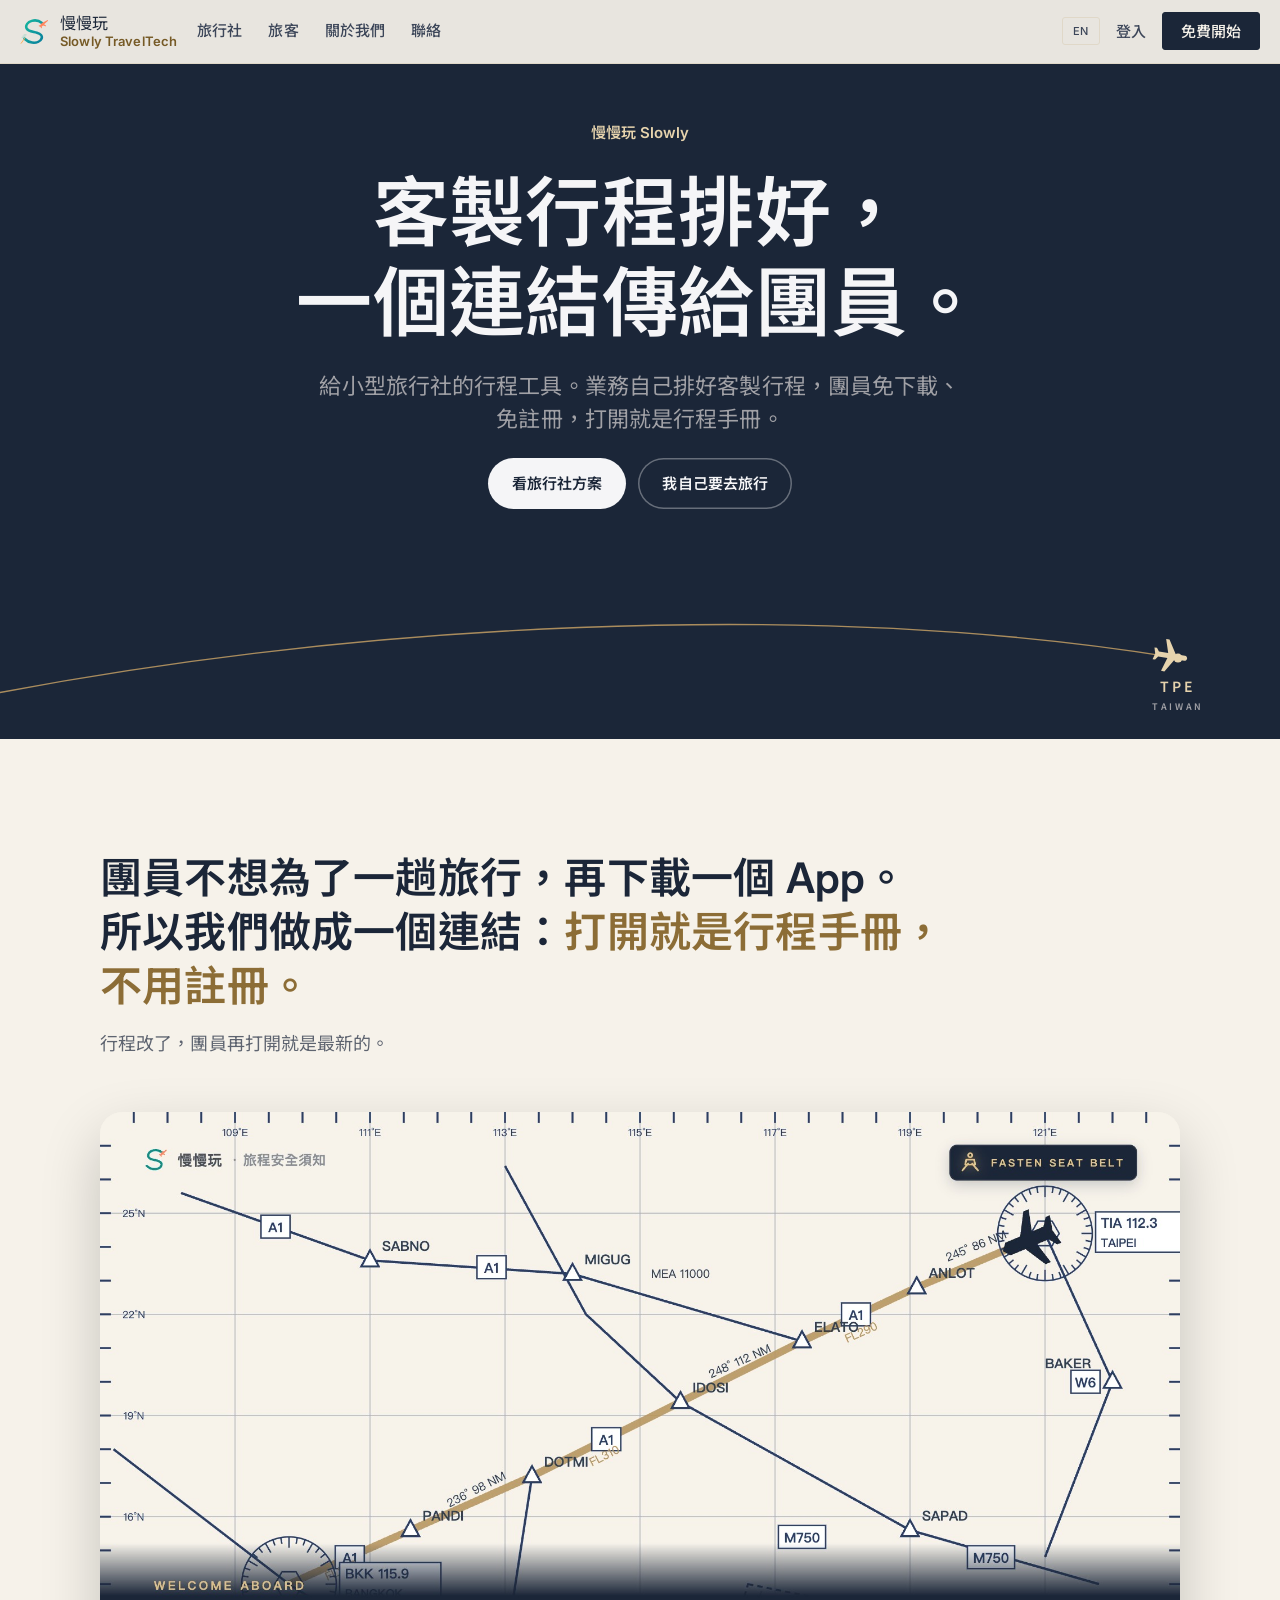
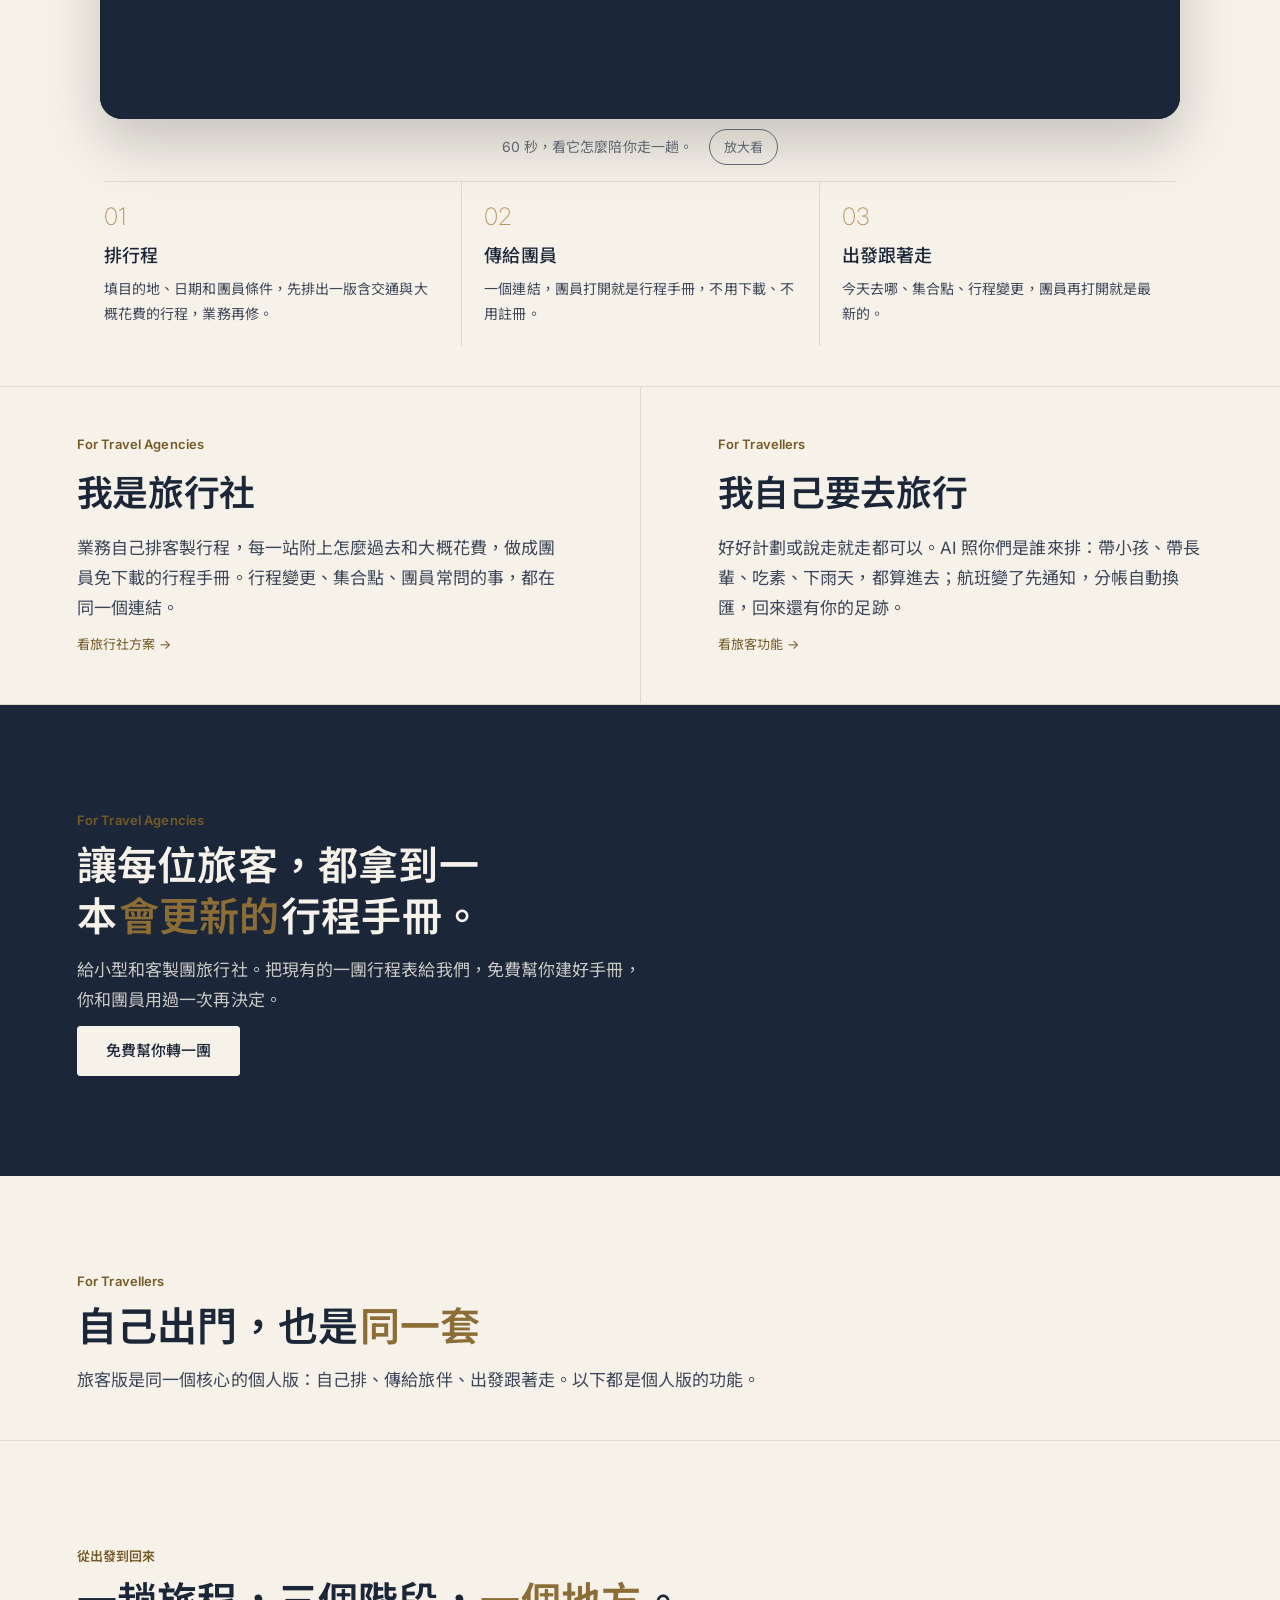
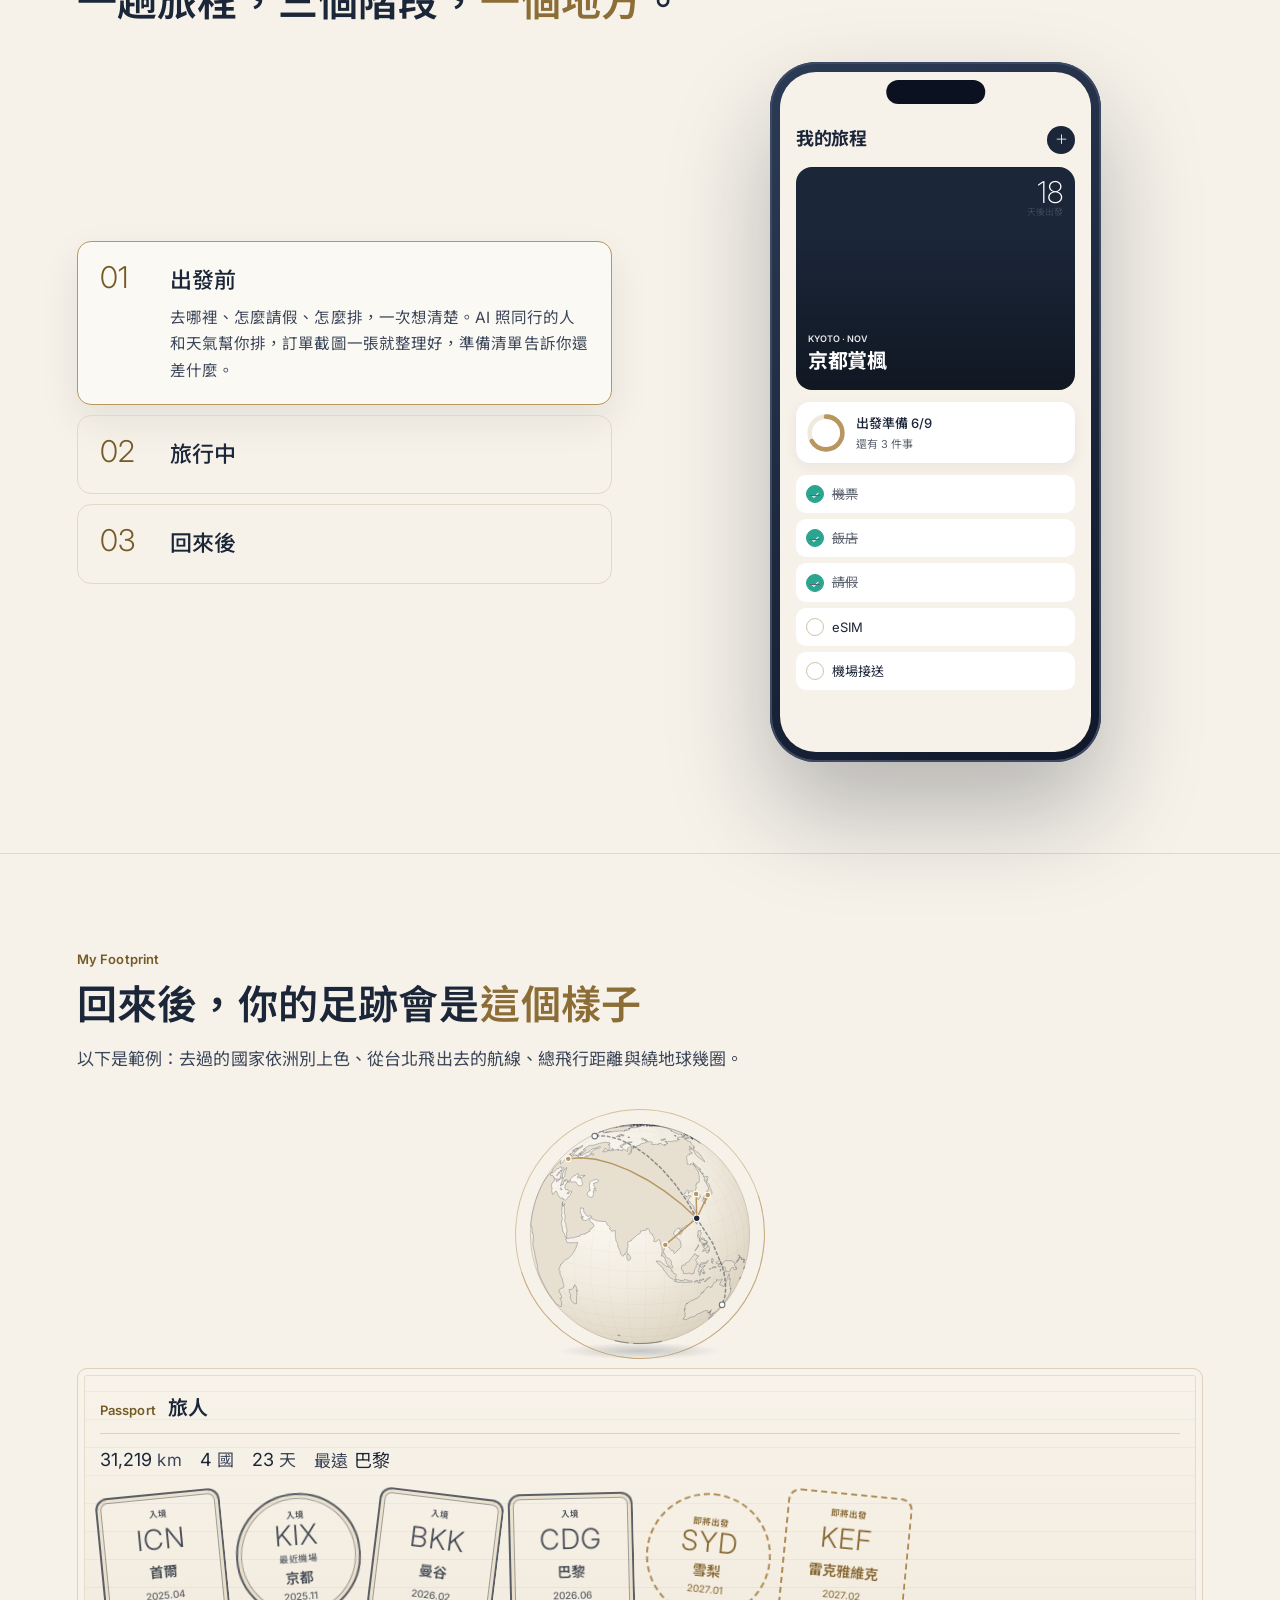
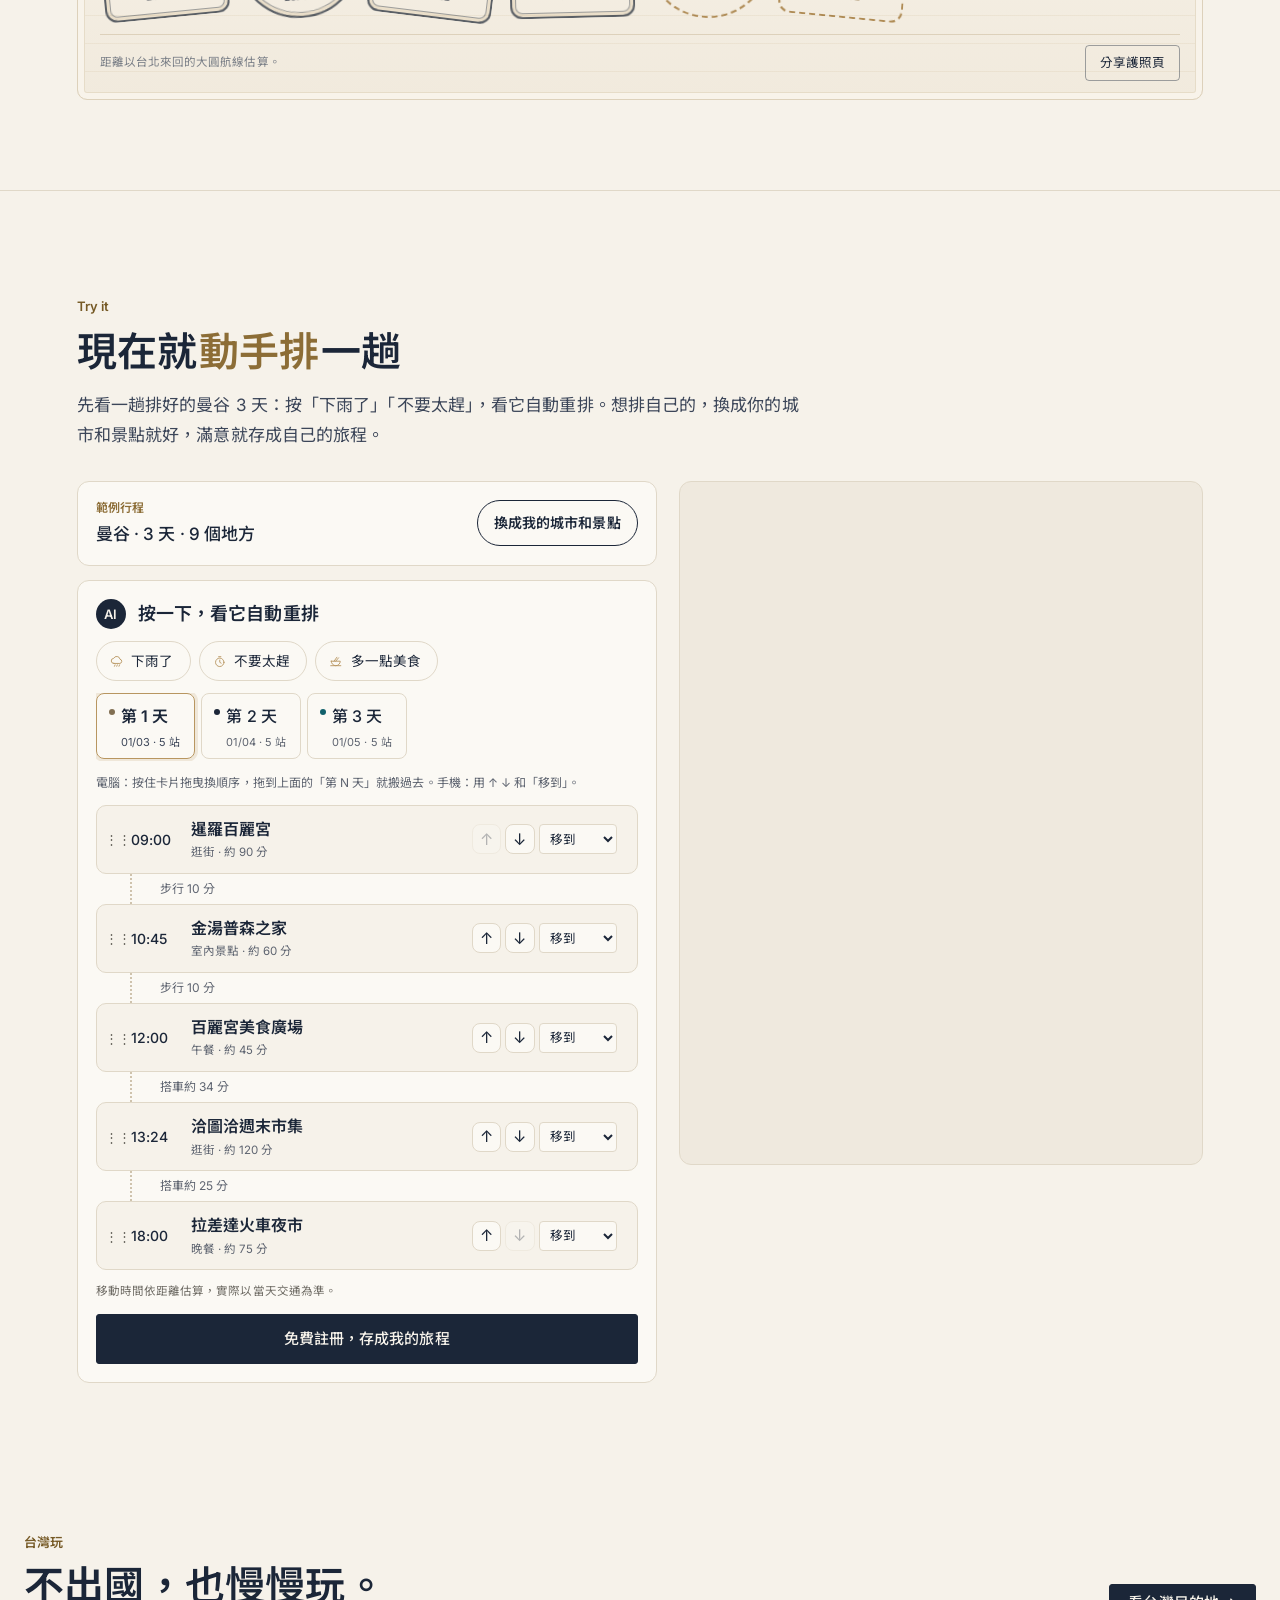
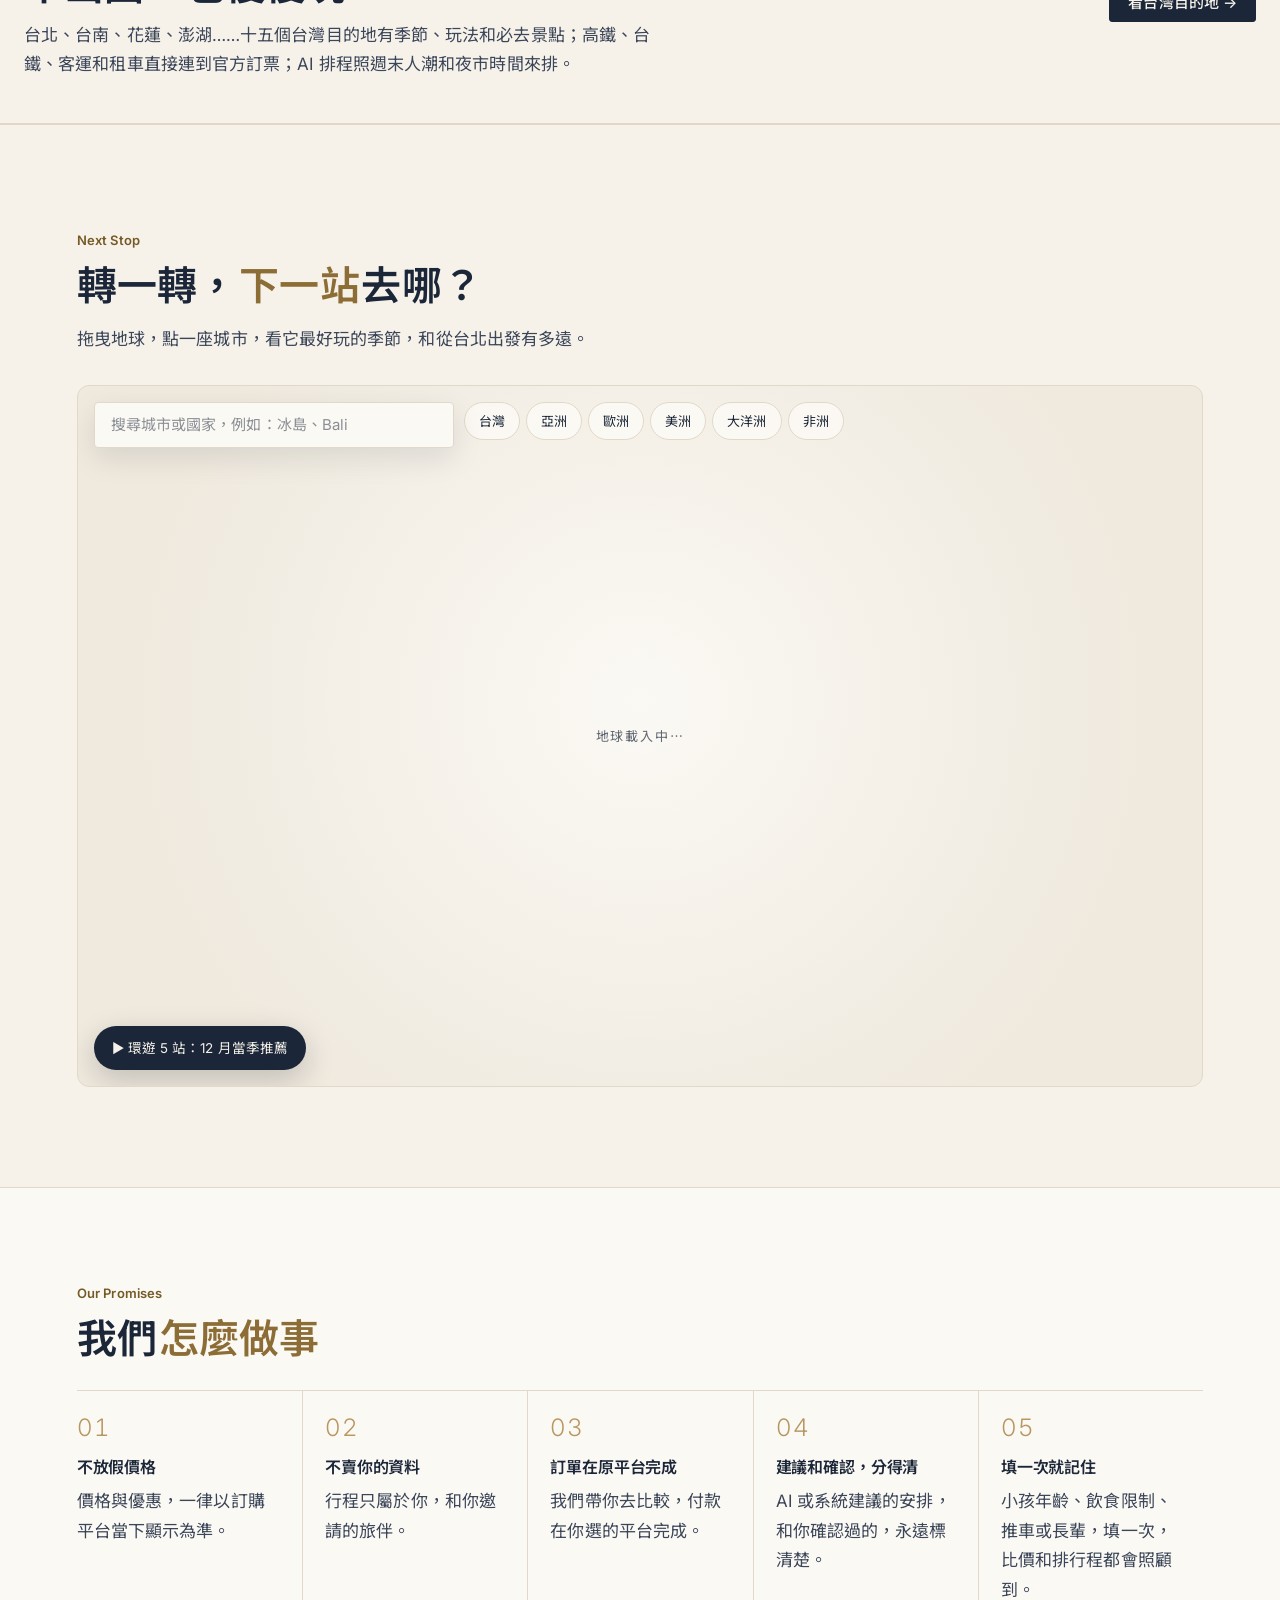
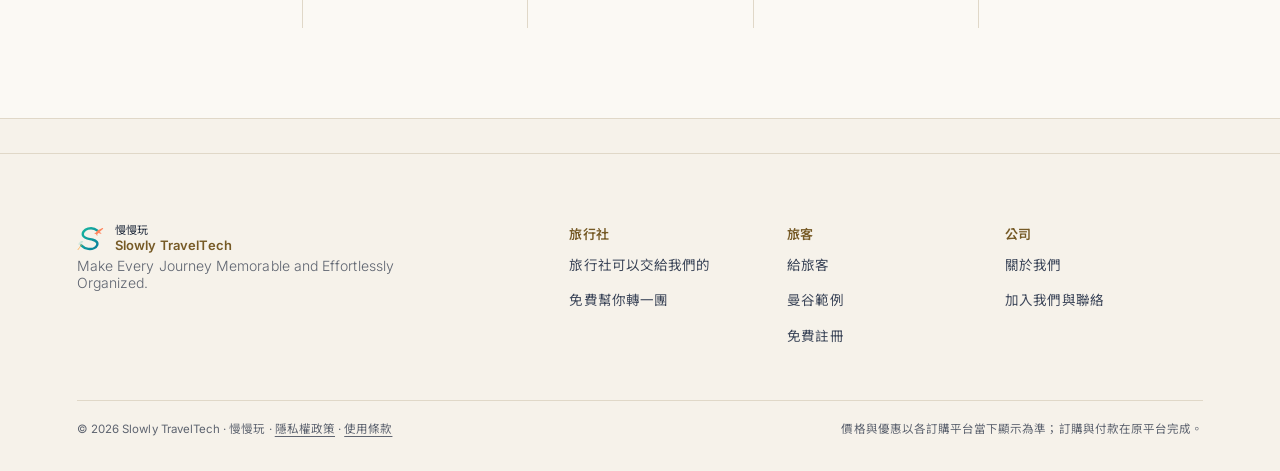
<file: contact.html>
<!doctype html>
<html lang="zh-Hant" data-fonts="https://fonts.googleapis.com/css2?family=Inter:wght@300;400;500;600;700&amp;family=Montserrat:wght@200;300;400;500;600&amp;family=Noto+Sans+TC:wght@400;500;600;700&amp;family=Noto+Serif+TC:wght@600;700&amp;display=swap" class="pre"><head>
    <script>try{var t=localStorage.getItem("st.theme");if(t==="light"||t==="dark")document.documentElement.setAttribute("data-theme",t)}catch(e){}</script>
    <meta charset="UTF-8">
    <link rel="icon" type="image/svg+xml" href="/favicon.svg">
    <meta name="viewport" content="width=device-width, initial-scale=1.0, viewport-fit=cover">
    <link rel="manifest" href="/manifest.webmanifest">
    <link rel="apple-touch-icon" href="/apple-touch-icon.png">
    <meta name="apple-mobile-web-app-capable" content="yes">
    <meta name="mobile-web-app-capable" content="yes">
    <meta name="apple-mobile-web-app-title" content="慢慢玩">
    <meta name="apple-mobile-web-app-status-bar-style" content="black">
    <meta name="theme-color" content="#111315">
    <title>慢慢玩 Slowly Travel</title>
    <!-- Web fonts load in the background (system fonts show first), so they never hold up the first paint. -->
    <link rel="preconnect" href="https://fonts.googleapis.com">
    <link rel="preconnect" href="https://fonts.gstatic.com" crossorigin="">
    
    
    <style>html{background:#f7f5f1}@media (prefers-color-scheme:dark){html{background:#0e1315}}#splash{z-index:9999;color:#1b2638;background:#f6f2ea;place-items:center;font-family:-apple-system,BlinkMacSystemFont,PingFang TC,sans-serif;transition:opacity .45s;display:grid;position:fixed;inset:0}@media (prefers-color-scheme:dark){html:not([data-theme=light]) #splash{color:#efe8da;background:#0e141e}}html[data-theme=dark] #splash{color:#efe8da;background:#0e141e}#splash.out{opacity:0;pointer-events:none}#splash .box{justify-items:center;gap:10px;display:grid;transform:translateY(-4vh)}#splash svg{width:min(46vw,200px);height:auto;overflow:visible}#splash .route{fill:none;stroke:url(#spTeal);stroke-width:37px;stroke-linecap:round;stroke-linejoin:round;stroke-dasharray:1;stroke-dashoffset:1px;animation:1s cubic-bezier(.6,0,.2,1) .1s forwards spDraw}#splash .trail{fill:none;stroke:#ffad51;stroke-width:13px;stroke-linecap:round;stroke-dasharray:1;stroke-dashoffset:1px;animation:.35s ease-out forwards spDraw}#splash .speed{stroke:#7acfc0;stroke-width:7px;stroke-linecap:round;opacity:0;animation:.3s .9s forwards spFade}#splash .plane{fill:#ff865f;opacity:0;animation:.2s 1.05s forwards spFade}#splash .mover{fill:#ff865f;opacity:0;animation:1s linear .1s forwards spMove}@keyframes spMove{0%,94%{opacity:1}to{opacity:0}}#splash .name{letter-spacing:4px;opacity:0;font-size:30px;font-weight:800;animation:.5s 1.05s forwards spUp}#splash .tag{opacity:0;color:#6c7a7f;font-size:12.5px;font-style:italic;animation:.5s 1.25s forwards spUp}@keyframes spDraw{to{stroke-dashoffset:0}}@keyframes spFade{to{opacity:1}}@keyframes spUp{0%{opacity:0;transform:translateY(8px)}to{opacity:1;transform:none}}@media (prefers-reduced-motion:reduce){#splash .route,#splash .trail{stroke-dashoffset:0;animation:none}#splash .speed,#splash .plane,#splash .name,#splash .tag{opacity:1;animation:none}#splash .mover{display:none}}</style>
    <script type="module" crossorigin="" src="/assets/index-C6XLLsqR.js"></script>
    <link rel="modulepreload" crossorigin="" href="/assets/rolldown-runtime-BCiCTKAo.js">
    <link rel="modulepreload" crossorigin="" href="/assets/react-BWPDF9mI.js">
    <link rel="modulepreload" crossorigin="" href="/assets/coords-pobQV2vf.js">
    <link rel="modulepreload" crossorigin="" href="/assets/supabase-D91a9Iv4.js">
    <link rel="modulepreload" crossorigin="" href="/assets/world-uUk4-pn1.js">
    <link rel="stylesheet" crossorigin="" href="/assets/index-CsQV6MGR.css">
  <link rel="stylesheet" crossorigin="" href="/assets/pitch-B2k4QVOw.css"><link rel="stylesheet" crossorigin="" href="/assets/Shell-p7s3KZaJ.css"><link rel="stylesheet" crossorigin="" href="/assets/brand-BbSCTPzj.css"><link rel="stylesheet" crossorigin="" href="/assets/TourVideo-DqAeJHIO.css"><link rel="stylesheet" crossorigin="" href="/assets/Passport-BInIwWcR.css"><link rel="stylesheet" crossorigin="" href="/assets/Pages-Vx8mKuwO.css"></head>
  <body>
    
    
    <div id="root" data-pre="1"><div class="mmw site"><a href="#main" class="site-skip">跳到主要內容</a><header class="site-bar"><a class="site-logo" aria-label="慢慢玩 Slowly TravelTech" href="/" data-discover="true"><svg viewBox="-4 -26 428 392" width="30" height="27.476635514018692" aria-hidden="true" style="display: block; flex: 0 0 auto;"><defs><linearGradient id="teal_r_0_" x1="0" y1="0" x2="1" y2="1"><stop stop-color="#18b89f"></stop><stop offset="1" stop-color="#087f9c"></stop></linearGradient></defs><path d="M309 45 C269 12 216 0 164 15 C105 31 72 78 89 121 C108 167 179 168 237 184 C292 200 318 227 304 266 C288 309 230 332 168 324 C124 319 90 299 61 270" fill="none" stroke="url(#teal_r_0_)" stroke-width="37" stroke-linecap="round" stroke-linejoin="round"></path><path d="M64 262 C43 291 28 313 12 335" fill="none" stroke="#ffad51" stroke-width="13" stroke-linecap="round"></path><path d="M312 41 L392 13 Q400 11 403 17 Q405 22 398 27 L340 66 L363 86 Q367 90 364 94 Q361 98 356 95 L323 79 L300 96 L303 111 Q304 116 299 117 Q295 118 292 113 L280 91 L264 83 L261 77 Q260 73 265 72 L281 71 L300 53 Q304 49 312 41Z" fill="#ff865f" transform="rotate(-8 331 65)"></path><path d="M55 214h29M38 232h34M25 250h29" stroke="#7acfc0" stroke-width="7" stroke-linecap="round"></path></svg><span>慢慢玩<small>Slowly TravelTech</small></span></a><nav class="site-nav" aria-label="主選單"><a class="" href="/business" data-discover="true">旅行社</a><a class="" href="/travelers" data-discover="true">旅客</a><a class="" href="/about" data-discover="true">關於我們</a><a aria-current="page" class="active" href="/contact" data-discover="true">聯絡</a><span class="site-nav-end"><button type="button" class="site-lang" aria-label="Language">EN</button><a class="site-in" href="/login" data-discover="true">登入</a><a class="site-cta" href="/signup" data-discover="true">免費開始</a></span></nav><button type="button" class="site-burger" aria-expanded="false" aria-label="選單"><i></i><i></i></button></header><main id="main"><section class="pg-hero"><div class="pg-hero-in rv in"><span class="eyebrow">Contact &amp; Careers</span><h1>聯絡與加入我們</h1><p>合作、媒體、求職或任何想法，都可以從這裡告訴我們。</p></div></section><section class="careers rv in"><span class="eyebrow">Careers</span><h2>加入我們</h2><p>目前沒有公開職缺。如果你喜歡旅行、在意好的設計，也想做讓人安心的產品，歡迎用表單選「加入我們」自我介紹，附上作品或履歷連結。</p></section><section class="form-sec rv in"><div><span class="eyebrow">Get in touch</span><h2>寫給我們</h2><p>通常兩個工作天內回覆。</p></div><form class="inq"><label class="inq-wide"><small>類型</small><select><option value="other">其他</option><option value="agency">旅行社合作</option><option value="platform">平台合作／導購</option><option value="corporate">企業旅遊</option><option value="press">媒體採訪</option><option value="career">加入我們</option></select></label><label><small>公司／單位（選填）</small><input maxlength="120" value=""></label><label><small>姓名</small><input required="" maxlength="80" value=""></label><label class="inq-wide"><small>Email 或電話</small><input required="" maxlength="160" value=""></label><label class="inq-wide"><small>想聊什麼</small><textarea required="" rows="5" maxlength="3000"></textarea></label><input class="inq-hp" tabindex="-1" autocomplete="off" aria-hidden="true" value=""><div class="inq-wide inq-foot"><small>你留下的資料只用來回覆這次聯絡。</small><button type="submit" class="site-cta big" disabled="">送出</button></div></form></section></main><footer class="site-foot"><div class="site-foot-in"><div><a class="site-logo" href="/" data-discover="true"><svg viewBox="-4 -26 428 392" width="28" height="25.64485981308411" aria-hidden="true" style="display: block; flex: 0 0 auto;"><defs><linearGradient id="teal_r_1_" x1="0" y1="0" x2="1" y2="1"><stop stop-color="#18b89f"></stop><stop offset="1" stop-color="#087f9c"></stop></linearGradient></defs><path d="M309 45 C269 12 216 0 164 15 C105 31 72 78 89 121 C108 167 179 168 237 184 C292 200 318 227 304 266 C288 309 230 332 168 324 C124 319 90 299 61 270" fill="none" stroke="url(#teal_r_1_)" stroke-width="37" stroke-linecap="round" stroke-linejoin="round"></path><path d="M64 262 C43 291 28 313 12 335" fill="none" stroke="#ffad51" stroke-width="13" stroke-linecap="round"></path><path d="M312 41 L392 13 Q400 11 403 17 Q405 22 398 27 L340 66 L363 86 Q367 90 364 94 Q361 98 356 95 L323 79 L300 96 L303 111 Q304 116 299 117 Q295 118 292 113 L280 91 L264 83 L261 77 Q260 73 265 72 L281 71 L300 53 Q304 49 312 41Z" fill="#ff865f" transform="rotate(-8 331 65)"></path><path d="M55 214h29M38 232h34M25 250h29" stroke="#7acfc0" stroke-width="7" stroke-linecap="round"></path></svg><span>慢慢玩<small>Slowly TravelTech</small></span></a><p class="site-motto">Make Every Journey Memorable and Effortlessly Organized.</p></div><div class="site-foot-cols"><div><b>旅行社</b><a href="/business" data-discover="true">旅行社可以交給我們的</a><a href="/business#talk" data-discover="true">免費幫你轉一團</a></div><div><b>旅客</b><a href="/travelers" data-discover="true">給旅客</a><a href="/example" data-discover="true">曼谷範例</a><a href="/signup" data-discover="true">免費註冊</a></div><div><b>公司</b><a href="/about" data-discover="true">關於我們</a><a href="/contact" data-discover="true">加入我們與聯絡</a></div></div></div><div class="site-legal"><span>© 2026 Slowly TravelTech · 慢慢玩 · <a href="/privacy" data-discover="true">隱私權政策</a> · <a href="/terms" data-discover="true">使用條款</a></span><span>價格與優惠以各訂購平台當下顯示為準；訂購與付款在原平台完成。</span></div></footer></div></div>
  

</body></html>
</file>
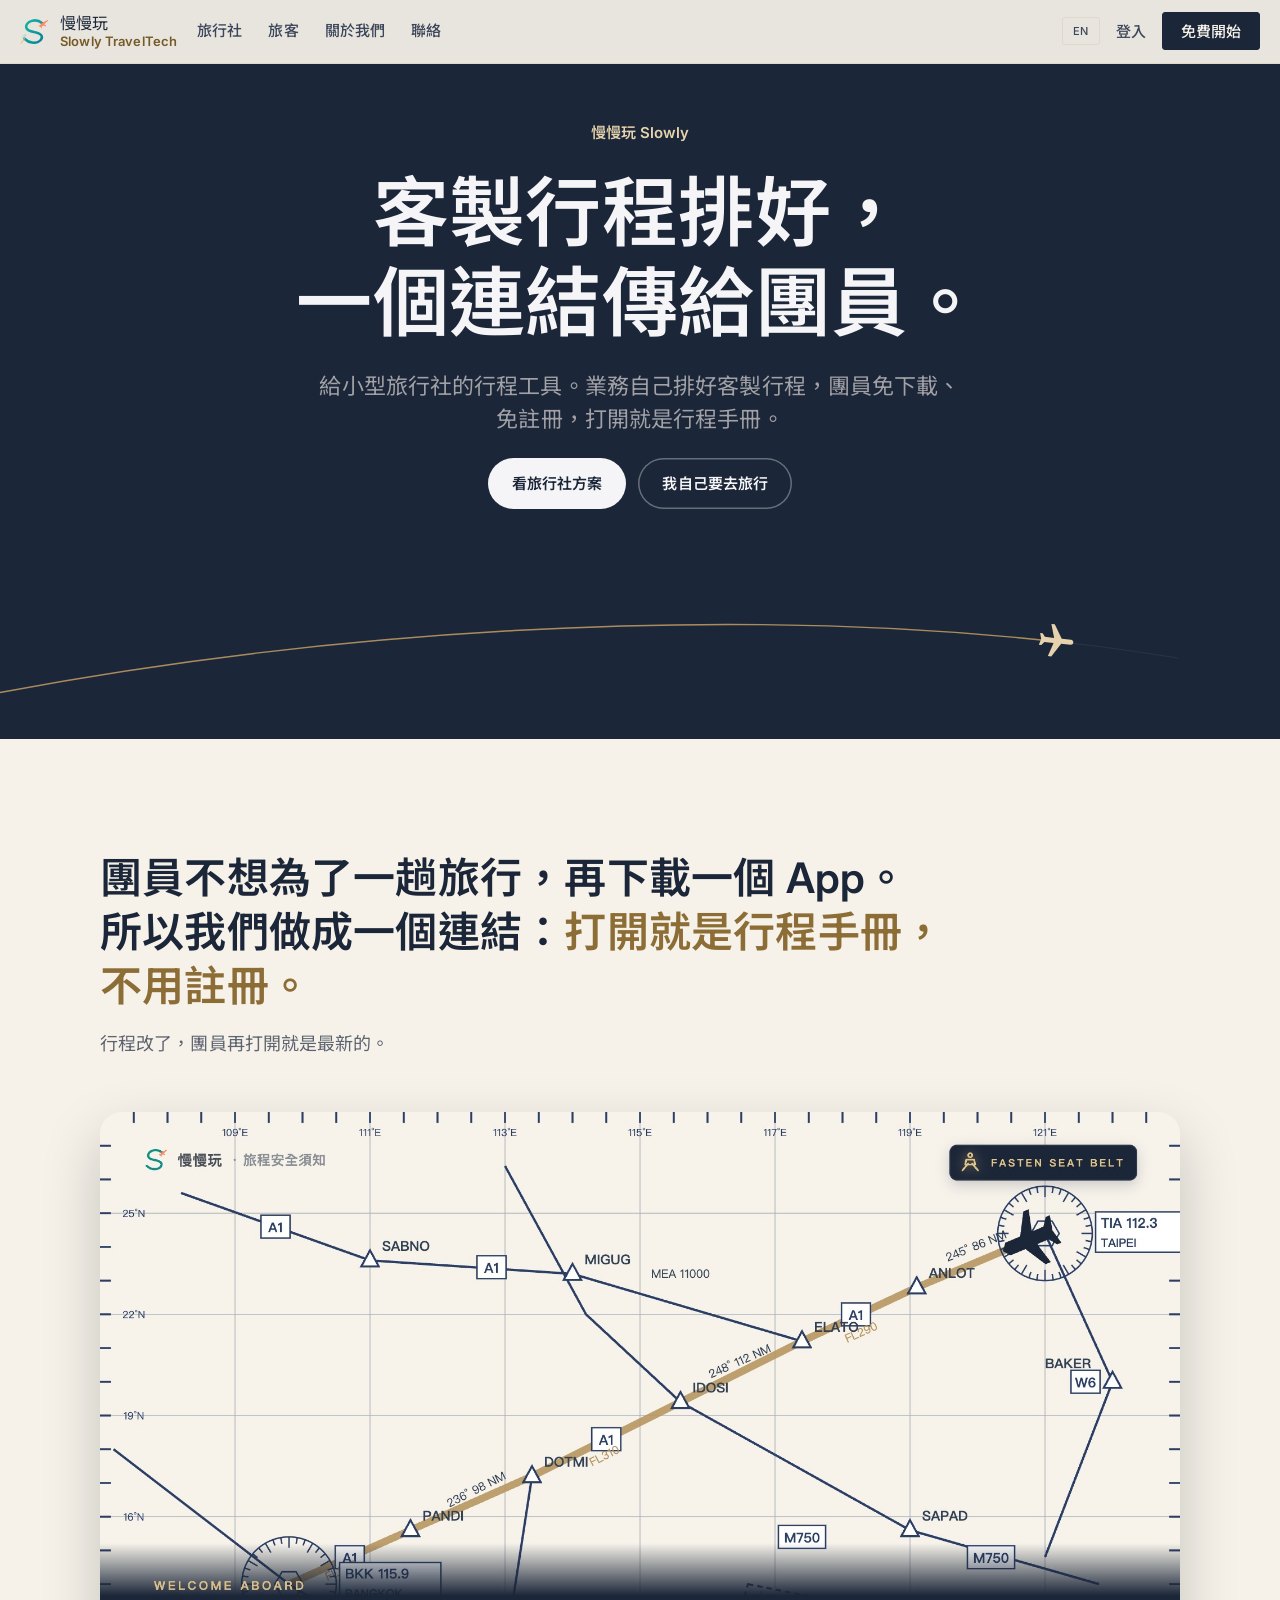
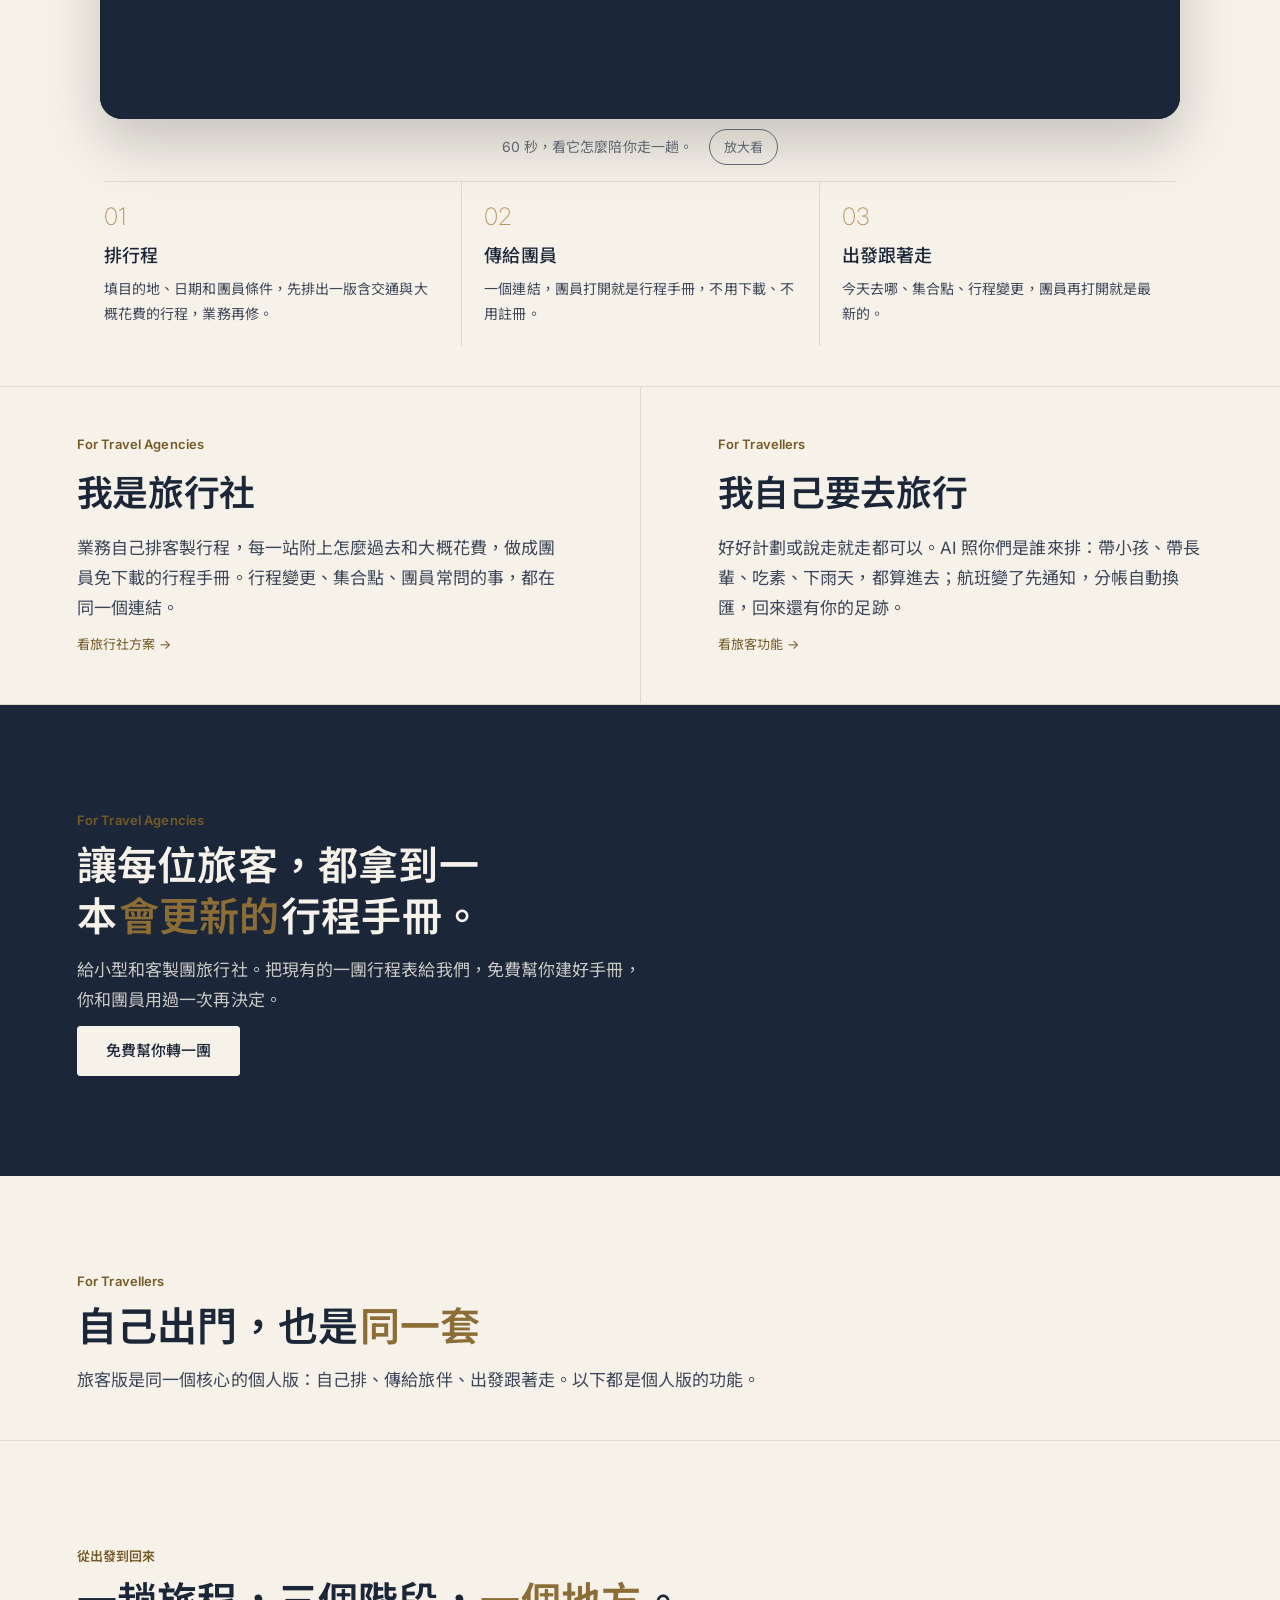
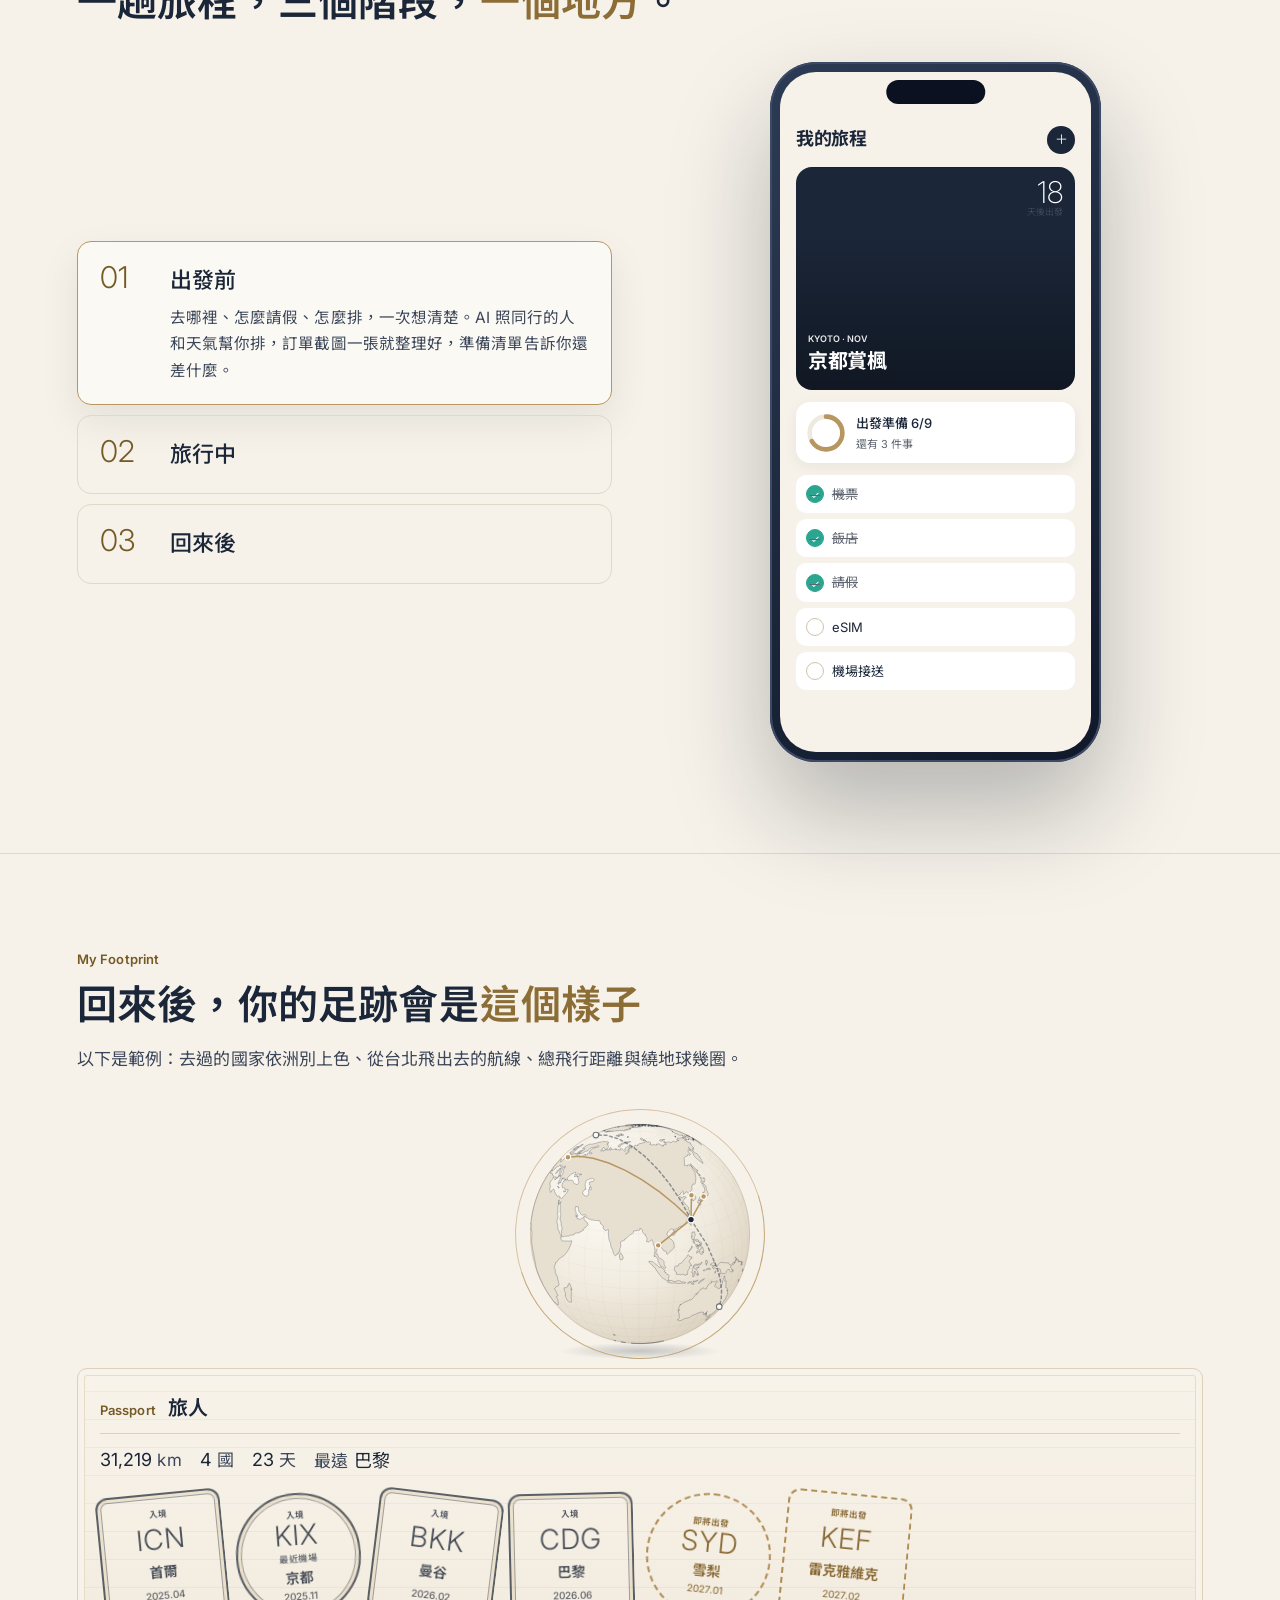
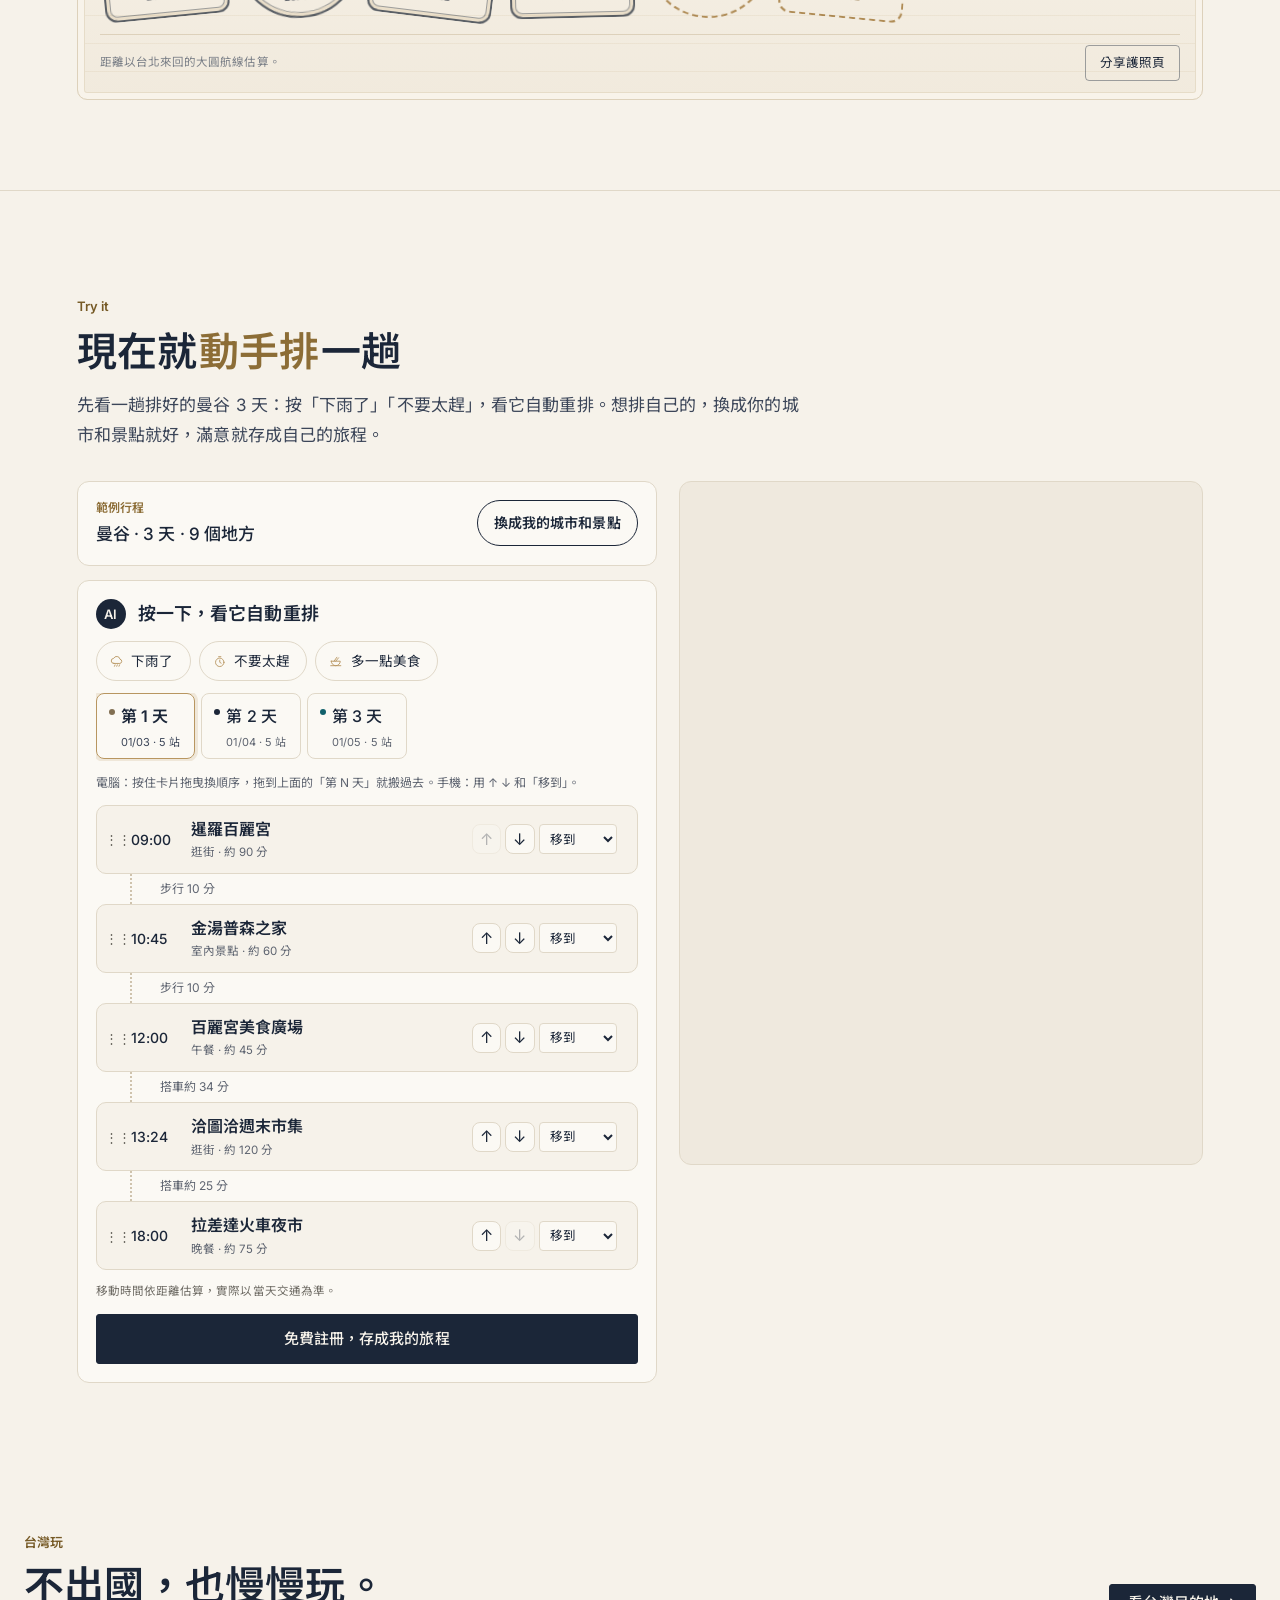
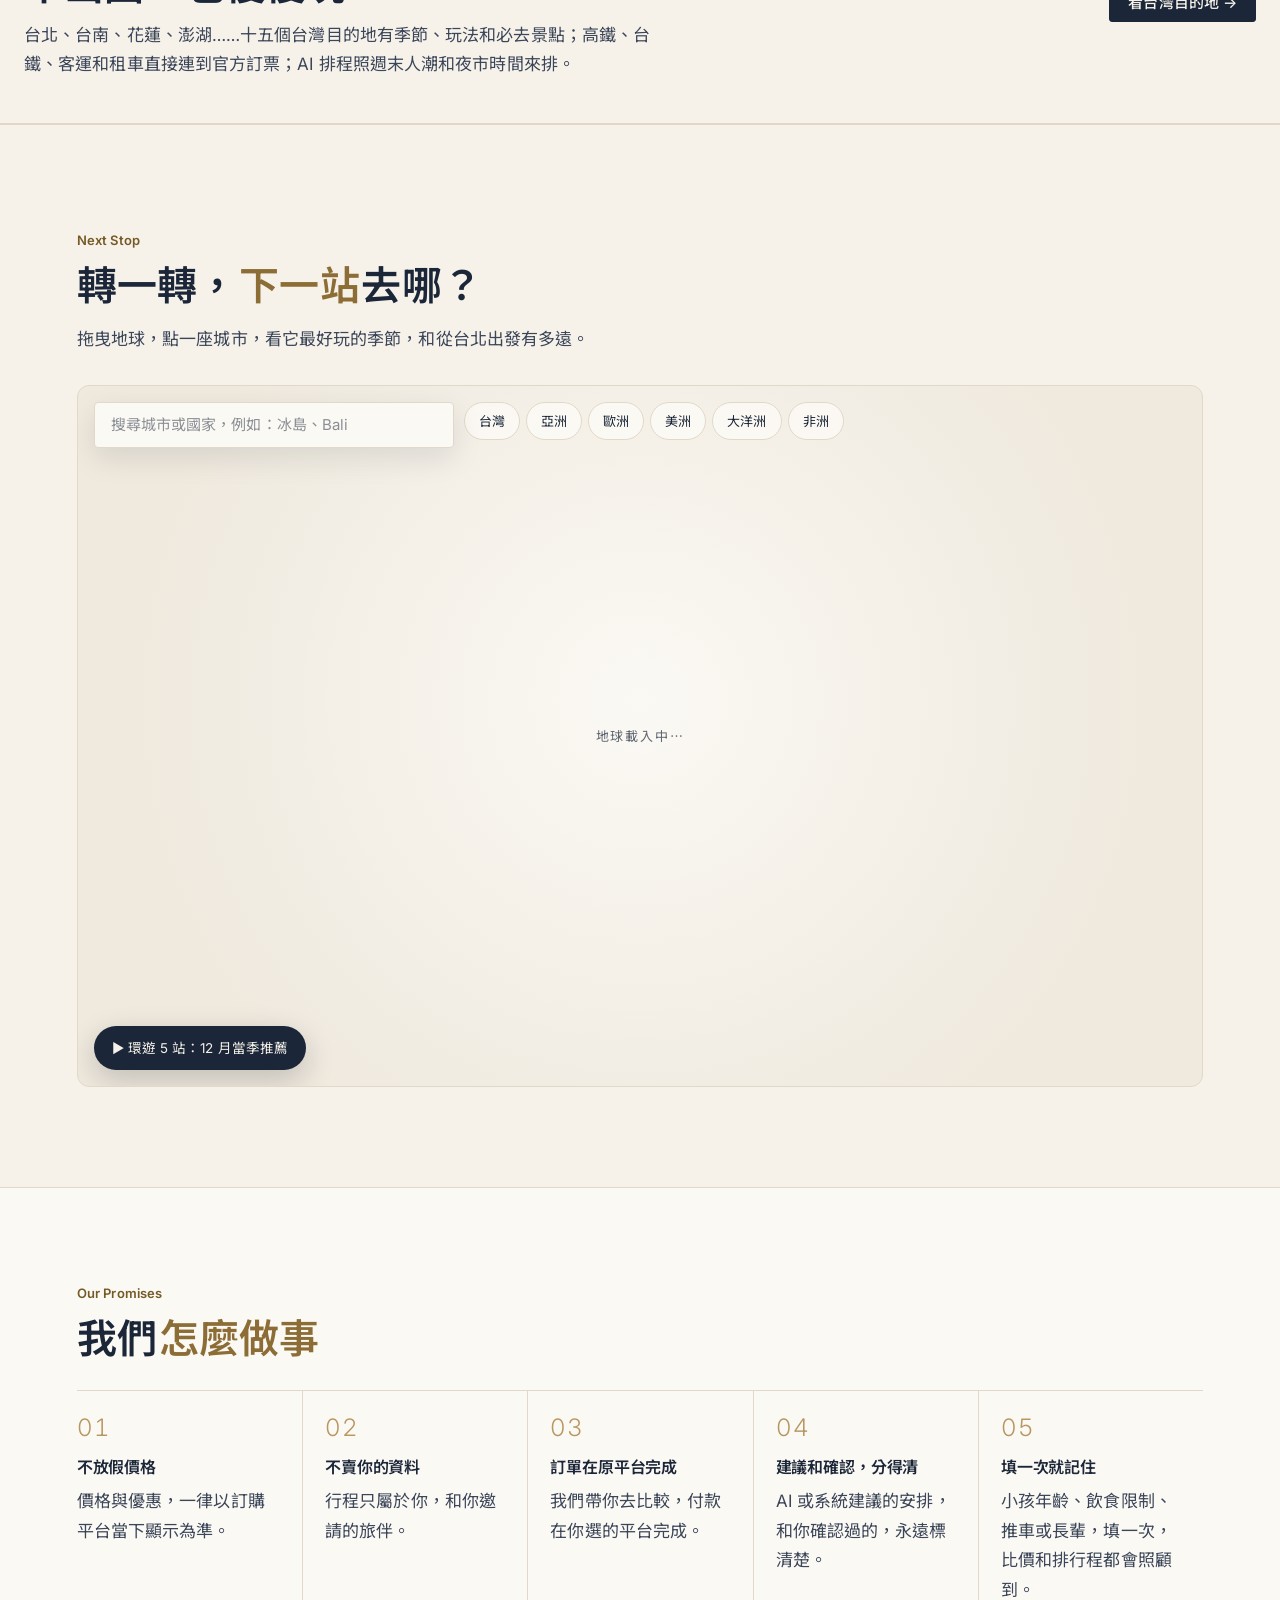
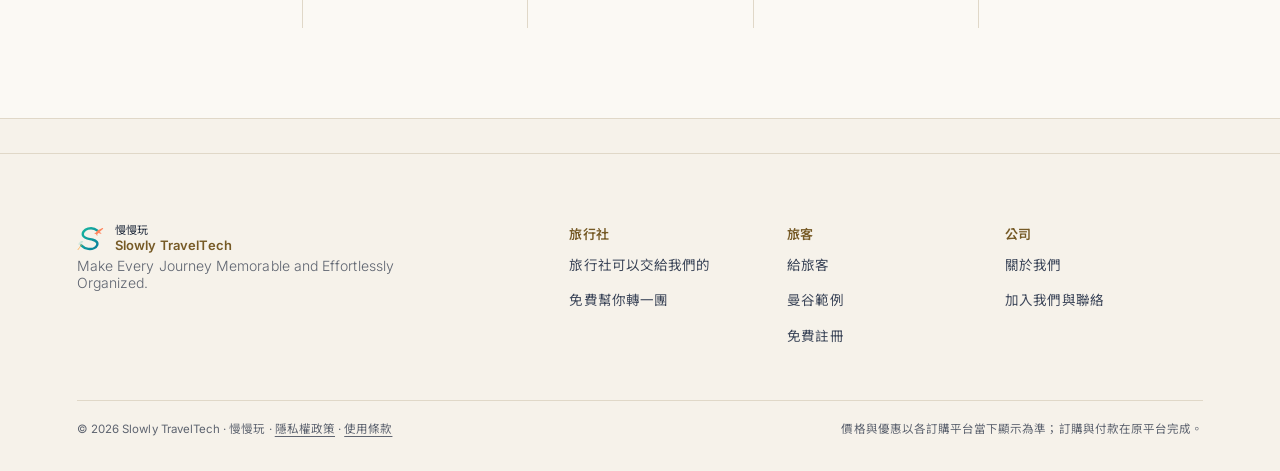
<file: travelers.html>
<!doctype html>
<html lang="zh-Hant" data-fonts="https://fonts.googleapis.com/css2?family=Inter:wght@300;400;500;600;700&amp;family=Montserrat:wght@200;300;400;500;600&amp;family=Noto+Sans+TC:wght@400;500;600;700&amp;family=Noto+Serif+TC:wght@600;700&amp;display=swap" class="pre"><head>
    <script>try{var t=localStorage.getItem("st.theme");if(t==="light"||t==="dark")document.documentElement.setAttribute("data-theme",t)}catch(e){}</script>
    <meta charset="UTF-8">
    <link rel="icon" type="image/svg+xml" href="/favicon.svg">
    <meta name="viewport" content="width=device-width, initial-scale=1.0, viewport-fit=cover">
    <link rel="manifest" href="/manifest.webmanifest">
    <link rel="apple-touch-icon" href="/apple-touch-icon.png">
    <meta name="apple-mobile-web-app-capable" content="yes">
    <meta name="mobile-web-app-capable" content="yes">
    <meta name="apple-mobile-web-app-title" content="慢慢玩">
    <meta name="apple-mobile-web-app-status-bar-style" content="black">
    <meta name="theme-color" content="#111315">
    <title>慢慢玩 Slowly Travel</title>
    <!-- Web fonts load in the background (system fonts show first), so they never hold up the first paint. -->
    <link rel="preconnect" href="https://fonts.googleapis.com">
    <link rel="preconnect" href="https://fonts.gstatic.com" crossorigin="">
    
    
    <style>html{background:#f7f5f1}@media (prefers-color-scheme:dark){html{background:#0e1315}}#splash{z-index:9999;color:#1b2638;background:#f6f2ea;place-items:center;font-family:-apple-system,BlinkMacSystemFont,PingFang TC,sans-serif;transition:opacity .45s;display:grid;position:fixed;inset:0}@media (prefers-color-scheme:dark){html:not([data-theme=light]) #splash{color:#efe8da;background:#0e141e}}html[data-theme=dark] #splash{color:#efe8da;background:#0e141e}#splash.out{opacity:0;pointer-events:none}#splash .box{justify-items:center;gap:10px;display:grid;transform:translateY(-4vh)}#splash svg{width:min(46vw,200px);height:auto;overflow:visible}#splash .route{fill:none;stroke:url(#spTeal);stroke-width:37px;stroke-linecap:round;stroke-linejoin:round;stroke-dasharray:1;stroke-dashoffset:1px;animation:1s cubic-bezier(.6,0,.2,1) .1s forwards spDraw}#splash .trail{fill:none;stroke:#ffad51;stroke-width:13px;stroke-linecap:round;stroke-dasharray:1;stroke-dashoffset:1px;animation:.35s ease-out forwards spDraw}#splash .speed{stroke:#7acfc0;stroke-width:7px;stroke-linecap:round;opacity:0;animation:.3s .9s forwards spFade}#splash .plane{fill:#ff865f;opacity:0;animation:.2s 1.05s forwards spFade}#splash .mover{fill:#ff865f;opacity:0;animation:1s linear .1s forwards spMove}@keyframes spMove{0%,94%{opacity:1}to{opacity:0}}#splash .name{letter-spacing:4px;opacity:0;font-size:30px;font-weight:800;animation:.5s 1.05s forwards spUp}#splash .tag{opacity:0;color:#6c7a7f;font-size:12.5px;font-style:italic;animation:.5s 1.25s forwards spUp}@keyframes spDraw{to{stroke-dashoffset:0}}@keyframes spFade{to{opacity:1}}@keyframes spUp{0%{opacity:0;transform:translateY(8px)}to{opacity:1;transform:none}}@media (prefers-reduced-motion:reduce){#splash .route,#splash .trail{stroke-dashoffset:0;animation:none}#splash .speed,#splash .plane,#splash .name,#splash .tag{opacity:1;animation:none}#splash .mover{display:none}}</style>
    <script type="module" crossorigin="" src="/assets/index-C6XLLsqR.js"></script>
    <link rel="modulepreload" crossorigin="" href="/assets/rolldown-runtime-BCiCTKAo.js">
    <link rel="modulepreload" crossorigin="" href="/assets/react-BWPDF9mI.js">
    <link rel="modulepreload" crossorigin="" href="/assets/coords-pobQV2vf.js">
    <link rel="modulepreload" crossorigin="" href="/assets/supabase-D91a9Iv4.js">
    <link rel="modulepreload" crossorigin="" href="/assets/world-uUk4-pn1.js">
    <link rel="stylesheet" crossorigin="" href="/assets/index-CsQV6MGR.css">
  <link rel="stylesheet" crossorigin="" href="/assets/pitch-B2k4QVOw.css"><link rel="stylesheet" crossorigin="" href="/assets/Shell-p7s3KZaJ.css"><link rel="stylesheet" crossorigin="" href="/assets/brand-BbSCTPzj.css"><link rel="stylesheet" crossorigin="" href="/assets/TourVideo-DqAeJHIO.css"><link rel="stylesheet" crossorigin="" href="/assets/Passport-BInIwWcR.css"><link rel="stylesheet" crossorigin="" href="/assets/Pages-Vx8mKuwO.css"></head>
  <body>
    
    
    <div id="root" data-pre="1"><div class="mmw site"><a href="#main" class="site-skip">跳到主要內容</a><header class="site-bar"><a class="site-logo" aria-label="慢慢玩 Slowly TravelTech" href="/" data-discover="true"><svg viewBox="-4 -26 428 392" width="30" height="27.476635514018692" aria-hidden="true" style="display: block; flex: 0 0 auto;"><defs><linearGradient id="teal_r_0_" x1="0" y1="0" x2="1" y2="1"><stop stop-color="#18b89f"></stop><stop offset="1" stop-color="#087f9c"></stop></linearGradient></defs><path d="M309 45 C269 12 216 0 164 15 C105 31 72 78 89 121 C108 167 179 168 237 184 C292 200 318 227 304 266 C288 309 230 332 168 324 C124 319 90 299 61 270" fill="none" stroke="url(#teal_r_0_)" stroke-width="37" stroke-linecap="round" stroke-linejoin="round"></path><path d="M64 262 C43 291 28 313 12 335" fill="none" stroke="#ffad51" stroke-width="13" stroke-linecap="round"></path><path d="M312 41 L392 13 Q400 11 403 17 Q405 22 398 27 L340 66 L363 86 Q367 90 364 94 Q361 98 356 95 L323 79 L300 96 L303 111 Q304 116 299 117 Q295 118 292 113 L280 91 L264 83 L261 77 Q260 73 265 72 L281 71 L300 53 Q304 49 312 41Z" fill="#ff865f" transform="rotate(-8 331 65)"></path><path d="M55 214h29M38 232h34M25 250h29" stroke="#7acfc0" stroke-width="7" stroke-linecap="round"></path></svg><span>慢慢玩<small>Slowly TravelTech</small></span></a><nav class="site-nav" aria-label="主選單"><a class="" href="/business" data-discover="true">旅行社</a><a aria-current="page" class="active" href="/travelers" data-discover="true">旅客</a><a class="" href="/about" data-discover="true">關於我們</a><a class="" href="/contact" data-discover="true">聯絡</a><span class="site-nav-end"><button type="button" class="site-lang" aria-label="Language">EN</button><a class="site-in" href="/login" data-discover="true">登入</a><a class="site-cta" href="/signup" data-discover="true">免費開始</a></span></nav><button type="button" class="site-burger" aria-expanded="false" aria-label="選單"><i></i><i></i></button></header><main id="main"><div class="bx"><header class="bx-hero"><p class="bx-eb">給旅客</p><h1>你旅程的每一步，<br>我們都陪著。</h1><p class="bx-lead">從「想去哪裡」的那一刻，到回家後翻看回憶，慢慢玩一路在你身邊。</p><p class="bx-note">以下畫面以曼谷 6 天行程為例。</p></header><section class="bx-kinds"><h2>好好計劃，或說走就走，<br>都可以。</h2><div class="bx-kinds-g"><div class="bx-kind"><span class="tag">喜歡好好計劃</span><h4>一個月前就排好每一天</h4><p>假期怎麼請最划算、哪個季節最好玩、每天怎麼走最順，都陪你慢慢想清楚。</p><ul><li><em>30 天前</em>請假攻略，請 2 天放 9 天</li><li><em>21 天前</em>AI 從頭排好 6 天行程</li><li><em>7 天前</em>準備清單：還缺接送和 eSIM</li><li><em>1 天前</em>依天氣建議的行李清單</li></ul></div><div class="bx-kind go"><span class="tag">說走就走</span><h4>今晚的飛機，也來得及</h4><p>訂好截圖丟進來就整理好，到了當地再用一句話排今天，路上需要什麼隨手就有。</p><ul><li><em>18:00</em>訂好機票，截圖一張就匯入</li><li><em>20:30</em>機場一步步帶你走到登機門</li><li><em>隔天</em>「今天下午想輕鬆一點」AI 重排</li><li><em>隨時</em>當地話、匯率、緊急電話</li></ul></div></div></section><div class="bx-rail" role="navigation" aria-label="旅程階段"><a href="#a1"><i><svg viewBox="0 0 24 24" fill="none" stroke="currentColor" stroke-width="1.5" stroke-linecap="round" stroke-linejoin="round" aria-hidden="true"><circle cx="12" cy="12" r="9"></circle><path d="M15.5 8.5l-2 5-5 2 2-5z"></path></svg></i><b>想去哪裡</b><small>出發前 1 個月</small></a><a href="#a2"><i><svg viewBox="0 0 24 24" fill="none" stroke="currentColor" stroke-width="1.5" stroke-linecap="round" stroke-linejoin="round" aria-hidden="true"><rect x="4" y="8" width="16" height="12" rx="2"></rect><path d="M9 8V5.5A1.5 1.5 0 0 1 10.5 4h3A1.5 1.5 0 0 1 15 5.5V8M9 12v4M15 12v4"></path></svg></i><b>準備出發</b><small>出發前 1 週</small></a><a href="#a3"><i><svg viewBox="0 0 24 24" fill="none" stroke="currentColor" stroke-width="1.5" stroke-linecap="round" stroke-linejoin="round" aria-hidden="true"><path d="M10.5 20.5 12 16l-6.5-1.5L4 13l7-1.5L12.5 4c.3-1 1.7-1 2 0l1 7.5 5.5 1.5-1 1.5-5 .8L14 20.5z"></path></svg></i><b>在路上</b><small>出發當天起</small></a><a href="#a4"><i><svg viewBox="0 0 24 24" fill="none" stroke="currentColor" stroke-width="1.5" stroke-linecap="round" stroke-linejoin="round" aria-hidden="true"><path d="M4 11 12 4l8 7"></path><path d="M6 10v10h12V10M10 20v-5h4v5"></path></svg></i><b>回家之後</b><small>旅行結束</small></a></div><div class="bx-story-acts"><section class="bx-act" id="a1"><div class="bx-act-h"><span class="bx-ch"><svg viewBox="0 0 24 24" fill="none" stroke="currentColor" stroke-width="1.5" stroke-linecap="round" stroke-linejoin="round" aria-hidden="true"><circle cx="12" cy="12" r="9"></circle><path d="M15.5 8.5l-2 5-5 2 2-5z"></path></svg></span><span class="bx-when">出發前 1 個月</span><h3>一切，從「想去哪裡」開始。</h3><p>還沒決定去哪也沒關係。季節、假期和想做的事告訴我們，行程我們陪你一起排。</p></div><div class="bx-grid"><article class="bx-t dark s6 bx-ai"><div class="bx-ai-l"><span class="bx-aitag">AI</span><div class="bx-copy"><h3>AI 行程助理，一句話改好</h3><p>從頭排一趟、用你收藏的地點排、重排某一天，或直接說「第三天下雨」。改好先給你看，按套用才會換。</p></div><div class="bx-modes"><span>從頭排行程</span><span>用口袋地點排</span><span>重排這一天</span><span>一句話修改</span></div></div><div class="bx-ai-r bx-ui"><div class="bx-ask">第三天下雨，改成室內行程，晚餐換便宜一點的</div><div class="bx-ans"><small>已調整 12/20（日）· 3 項變動</small><ul><li><em>10:00</em><span><s>大皇宮</s>暹羅海洋世界</span></li><li><em>14:00</em><span><s>湄南河遊船</s>泰式按摩 2 小時</span></li><li><em>19:00</em><span><s>頌通海鮮</s>ICONSIAM 美食街</span></li></ul><div class="bx-btns"><span class="ghost">取消</span><span class="go">套用</span></div></div></div></article><article class="bx-t bx-photo bx-pick s4" style="--bg-lg: url(&quot;https://thumb.wikimedia.org/wikipedia/commons/thumb/a/ae/Kiyomizu-dera%2C_Kyoto%2C_November_2016_-02.jpg/960px-Kiyomizu-dera%2C_Kyoto%2C_November_2016_-02.jpg?utm_source=commons.wikimedia.org&amp;utm_campaign=imageinfo&amp;utm_content=thumbnail&quot;); --bg-sm: url(&quot;https://thumb.wikimedia.org/wikipedia/commons/thumb/a/ae/Kiyomizu-dera%2C_Kyoto%2C_November_2016_-02.jpg/500px-Kiyomizu-dera%2C_Kyoto%2C_November_2016_-02.jpg?utm_source=commons.wikimedia.org&amp;utm_campaign=imageinfo&amp;utm_content=thumbnail&quot;);"><span class="bx-badge">11 月 · 正是時候</span><div class="bx-copy"><h3>當季推薦，現在去剛剛好</h3><p>每座城市的最佳季節和玩法，看中了直接到各平台比價機票飯店。</p><span class="bx-cmp">京都賞楓 · 立即比價</span></div><small class="bx-credit">Martin Falbisoner · CC BY-SA 4.0</small></article><article class="bx-t s2"><div class="bx-vis"><div class="bx-leave bx-ui"><div class="bx-num">9<small>天連休</small></div><div class="bx-days"><i class="off">六</i><i class="off">日</i><i class="off">一</i><i class="lv">二</i><i class="lv">三</i><i class="off">四</i><i class="off">五</i><i class="off">六</i><i class="off">日</i></div><small>只要請 2 天假 · 依政府行事曆</small></div></div><div class="bx-copy"><h3>請假攻略，少請多放</h3></div></article></div></section><section class="bx-act" id="a2"><div class="bx-act-h"><span class="bx-ch"><svg viewBox="0 0 24 24" fill="none" stroke="currentColor" stroke-width="1.5" stroke-linecap="round" stroke-linejoin="round" aria-hidden="true"><rect x="4" y="8" width="16" height="12" rx="2"></rect><path d="M9 8V5.5A1.5 1.5 0 0 1 10.5 4h3A1.5 1.5 0 0 1 15 5.5V8M9 12v4M15 12v4"></path></svg></span><span class="bx-when">出發前 1 週</span><h3>出發前，把事情一件件收好。</h3><p>訂單自動進來、還缺什麼自動提醒，行李和證件也幫你想到。</p></div><div class="bx-grid"><article class="bx-t s3"><div class="bx-vis"><div class="bx-imp bx-ui"><div class="bx-shot"><i class="h"></i><i></i><i class="s"></i><i></i><i class="s"></i><i></i><i></i><i class="s"></i></div><span class="bx-arrow">→</span><div class="bx-bk"><span><em>FLIGHT</em>SL381 去程</span><span><em>FLIGHT</em>VZ570 回程</span><span><em>HOTEL</em>ROYS 5 晚</span></div></div></div><div class="bx-copy"><span class="bx-aitag light">AI</span><h3>截圖一張，訂單自動進來</h3><p>確認頁截圖或 PDF 丟進來，確認後才建立。</p></div></article><article class="bx-t s3"><div class="bx-vis"><div class="bx-cd bx-ui"><div class="bx-push"><i><svg class="si" viewBox="0 0 24 24" aria-hidden="true"><path d="M10 14a4 4 0 0 0 5.7 0l3-3a4 4 0 0 0-5.7-5.7l-1.2 1.2"></path><path d="M14 10a4 4 0 0 0-5.7 0l-3 3a4 4 0 0 0 5.7 5.7l1.2-1.2"></path></svg></i><span><b>旅行手冊連結 · 不用註冊</b><small>媽媽 10:02 打開了手冊</small></span></div><div class="bx-push"><i>D2</i><span><b>12/19 · 洽圖洽慢逛</b><small>10:00 · 地圖導航</small></span></div></div></div><div class="bx-copy"><h3>一個連結，家人不用註冊也能看</h3><p>旅行手冊：每天行程、地點導航、航班飯店和訂位代號。看不到花費和證件；設成驚喜的行程到當天才出現；旅程結束 30 天後自動失效。</p></div></article><article class="bx-t s3"><div class="bx-vis"><div class="bx-chk bx-ui"><span class="bx-row"><b>出發準備 6／9</b><small>還有 3 件事</small></span><div class="bx-bar"><i></i></div><ul><li><i></i>機場到飯店的交通還沒確認<small>預約接送</small></li><li><i></i>還沒買 eSIM<small>比較方案</small></li><li><i></i>旅遊保險還沒確認<small>看看</small></li></ul></div></div><div class="bx-copy"><h3>出發準備清單，自動找出還缺什麼</h3><p>依你的行程和訂單判斷，不用自己一條條想。</p></div></article><article class="bx-t s3"><div class="bx-vis"><div class="bx-cd bx-ui"><div class="bx-push"><i>฿</i><span><b>第一頓咖哩蟹</b><small>約 ฿2,200 ≈ NT$2,144（粗估）</small></span></div><div class="bx-push"><i>☀︎</i><span><b>Morning call 07:00</b><small>當地時間一到就響鈴震動，沒點掉每 5 分鐘再叫，最多三次</small></span></div><div class="bx-push"><i>✈︎</i><span><b>從任何機場出發</b><small>定位找最近的機場，出發地目的地一鍵對調；台灣國旅連官方訂票</small></span></div></div></div><div class="bx-copy"><h3>每個安排都有大概金額</h3><p>當地幣加台幣，整趟和每天的合計也在；AI 排行程會照你的花費區間排。</p></div></article><article class="bx-t sand s3"><div class="bx-vis"><div class="bx-cd bx-ui"><div class="bx-push"><i>南</i><span><b>台南 · 古蹟、小吃與老屋咖啡</b><small>現在正適合 · 舒適季</small></span></div><div class="bx-push"><i>離</i><span><b>澎湖 · 跳島、玄武岩與花火</b><small>最佳 4–9 月 · 花火節</small></span></div><div class="bx-push"><i>高</i><span><b>高鐵 · 官方訂票</b><small>台鐵、客運、租車也在同一頁</small></span></div></div></div><div class="bx-copy"><h3>台灣也慢慢玩</h3><p>北中南東和離島十五個目的地有季節、玩法和必去景點；高鐵、台鐵、客運、租車直接連到官方訂票；AI 照週末人潮和夜市時間排。</p></div></article><article class="bx-t s3"><div class="bx-vis"><div class="bx-cd bx-ui"><div class="bx-push"><i>7</i><span><b>還有 7 天出發</b><small>清單還有 3 件，現在準備剛好</small></span></div><div class="bx-push"><i>1</i><span><b>明天出發！</b><small>護照、充電器帶了嗎？</small></span></div></div></div><div class="bx-copy"><h3>出發倒數，準時提醒</h3></div></article><article class="bx-t sand s3"><div class="bx-vis"><div class="bx-pack bx-ui"><span class="wx">曼谷 · 最高 31°C · 午後雷陣雨</span><span class="ok"><i>✓</i><s>防曬乳</s></span><span class="ok"><i>✓</i><s>折疊傘</s></span><span><i></i>轉接頭（A／C／O 型）</span></div></div><div class="bx-copy"><h3>行李清單，依天氣建議</h3></div></article><article class="bx-t s3"><div class="bx-vis"><div class="bx-doc bx-ui"><b>護照</b><small>2027/03/01 到期</small><span class="bx-warn">出發時剩不到 6 個月</span></div></div><div class="bx-copy"><h3>證件私密保存，效期提醒</h3></div></article></div></section><section class="bx-act" id="a3"><div class="bx-act-h"><span class="bx-ch"><svg viewBox="0 0 24 24" fill="none" stroke="currentColor" stroke-width="1.5" stroke-linecap="round" stroke-linejoin="round" aria-hidden="true"><path d="M10.5 20.5 12 16l-6.5-1.5L4 13l7-1.5L12.5 4c.3-1 1.7-1 2 0l1 7.5 5.5 1.5-1 1.5-5 .8L14 20.5z"></path></svg></span><span class="bx-when">12/18 出發當天起</span><h3>上路之後，換我們替你顧著。</h3><p>航班變了先通知你，機場一步步帶你走，帳和旅伴都在同一頁。</p></div><div class="bx-grid"><article class="bx-t s3"><div class="bx-vis"><div class="bx-cd bx-ui"><div class="bx-push"><i>⇄</i><span><b>洽圖洽慢逛 → 改逛 Terminal 21 室內小店</b><small>下雨、想逛冷氣商場</small></span></div><div class="bx-push"><i>⇄</i><span><b>喬德夜市 → 坐下吃建興</b><small>全部換成雨天版 · 可以隨時換回來</small></span></div></div></div><div class="bx-copy"><h3>下雨了？一鍵換成雨天版</h3><p>有準備雨天備案的行程一次全部換掉，天氣好轉一鍵換回來。已訂位的只給應變建議，不會動到。</p></div></article><article class="bx-t s3"><div class="bx-vis"><div class="bx-cd bx-ui"><div class="bx-push"><i>⌖</i><span><b>走散了就在這裡集合</b><small>BTS Asok 站 3 號出口 · 導航</small></span></div><div class="bx-push"><i>●</i><span><b>媽媽：我在這裡</b><small>14:32 的位置 · 走路 4 分鐘 · 導航</small></span></div></div></div><div class="bx-copy"><h3>走散了？有集合點，也有「我在這裡」</h3><p>每天設一個集合點，旅伴和旅行手冊都看得到；聊天室按一下「我在這裡」，旅伴就能導航走過來。帶長輩、小孩出門最安心。</p></div></article><article class="bx-t bx-photo bx-flight s4 r2" style="--bg-lg: url(&quot;https://thumb.wikimedia.org/wikipedia/commons/thumb/7/7d/4Y1A1159_Bangkok_%2833536795515%29.jpg/960px-4Y1A1159_Bangkok_%2833536795515%29.jpg?utm_source=commons.wikimedia.org&amp;utm_campaign=imageinfo&amp;utm_content=thumbnail&quot;); --bg-sm: url(&quot;https://thumb.wikimedia.org/wikipedia/commons/thumb/7/7d/4Y1A1159_Bangkok_%2833536795515%29.jpg/500px-4Y1A1159_Bangkok_%2833536795515%29.jpg?utm_source=commons.wikimedia.org&amp;utm_campaign=imageinfo&amp;utm_content=thumbnail&quot;);"><div class="bx-pushes bx-ui"><div class="bx-push glass"><i><svg class="si" viewBox="0 0 24 24" aria-hidden="true"><path d="M10.5 13.5 4 11l1-1.6 6.6 1.6 4.6-4.6a1.4 1.4 0 0 1 2 2l-4.6 4.6 1.6 6.6-1.6 1-2.5-6.5-3.3 3.3.3 2.4-1.1 1.1-1.5-3.2-3.2-1.5 1.1-1.1 2.4.3Z"></path></svg></i><span><b>SL381 登機門改到 C3</b><small>原本 B7 · 桃園第 1 航廈</small></span><em>現在</em></div><div class="bx-push glass"><i><svg class="si" viewBox="0 0 24 24" aria-hidden="true"><path d="M10.5 13.5 4 11l1-1.6 6.6 1.6 4.6-4.6a1.4 1.4 0 0 1 2 2l-4.6 4.6 1.6 6.6-1.6 1-2.5-6.5-3.3 3.3.3 2.4-1.1 1.1-1.5-3.2-3.2-1.5 1.1-1.1 2.4.3Z"></path></svg></i><span><b>SL381 行李轉盤：7</b><small>曼谷廊曼機場</small></span><em>16:52</em></div></div><div class="bx-copy"><h3>航班變了，第一時間知道</h3><p>登機門、延誤、行李轉盤，手機主動通知你和旅伴。</p></div><small class="bx-credit">Ninara from Helsinki, Finland · CC BY 2.0</small></article><article class="bx-t sand s2 r2"><div class="bx-vis"><div class="bx-sp bx-ui"><ul><li><span><b>咖哩蟹晚餐</b><small>我付 · THB 3,600</small></span><em>NT$3,240</em></li><li><span><b>泰式按摩</b><small>我付 · THB 1,000</small></span><em>NT$900</em></li><li><span><b>嘟嘟車</b><small>媽媽付 · THB 300</small></span><em>NT$270</em></li><li><span><b>機場接送</b><small>媽媽付 · TWD 800</small></span><em>NT$800</em></li></ul><span class="bx-fx">⇄ 自動換算 · 1 THB ≈ NT$0.90</span><div class="bx-res"><small>兩人平分，結算</small><span>媽媽 → 我</span><div class="bx-num"><sup>NT$</sup>1,535</div></div></div></div><div class="bx-copy"><h3>旅伴分帳，自動換算匯率</h3><p>泰銖、日圓照當地幣別記，自動換成台幣，算好誰該給誰多少。</p></div></article><article class="bx-t s3"><div class="bx-vis"><ol class="bx-steps bx-ui"><li class="done"><span><b>報到、托運行李</b><small>桃園第 1 航廈 · 獅航櫃檯</small></span></li><li class="done"><span><b>安全檢查</b><small>行動電源要隨身，不能托運</small></span></li><li class=""><span><b>出境證照查驗</b><small>可走自動通關</small></span></li><li class=""><span><b>前往登機門 C3</b><small>13:05 開始登機</small></span></li></ol></div><div class="bx-copy"><h3>機場一步一步帶你走</h3><p>每一步都註明出處，現場以指標為準。</p></div></article><article class="bx-t bx-map s3"><svg viewBox="0 0 400 200" preserveAspectRatio="xMidYMid slice" aria-hidden="true"><rect width="400" height="200" fill="#efe8dc"></rect><path d="M0 55h400M0 145h400M110 0v200M280 0v200" stroke="#e4dac8" stroke-width="12"></path><path d="M0 190L400 10" stroke="#e4dac8" stroke-width="8"></path><path d="M70 45 L170 95 L300 55 L340 135 L200 150" fill="none" stroke="#b89660" stroke-width="3" stroke-linejoin="round"></path><g><circle cx="70" cy="45" r="14" fill="#1b2638"></circle><text x="70" y="50" text-anchor="middle" font-weight="600" font-size="13" fill="#fffdf8">1</text></g><g><circle cx="170" cy="95" r="14" fill="#1b2638"></circle><text x="170" y="100" text-anchor="middle" font-weight="600" font-size="13" fill="#fffdf8">2</text></g><g><circle cx="300" cy="55" r="14" fill="#1b2638"></circle><text x="300" y="60" text-anchor="middle" font-weight="600" font-size="13" fill="#fffdf8">3</text></g><g><circle cx="340" cy="135" r="14" fill="#1b2638"></circle><text x="340" y="140" text-anchor="middle" font-weight="600" font-size="13" fill="#fffdf8">4</text></g><g><circle cx="200" cy="150" r="14" fill="#1b2638"></circle><text x="200" y="155" text-anchor="middle" font-weight="600" font-size="13" fill="#fffdf8">5</text></g></svg><div class="bx-copy"><h3>一鍵排順，地圖上一目了然</h3><p>依遠近重排，已訂位的不動。</p></div></article><article class="bx-t s3"><div class="bx-vis"><div class="bx-loc bx-ui"><div class="bx-phr"><span><b>多少錢？ เท่าไหร่</b><small>tao-rai · 句尾男生加 khrap、女生加 kha</small></span><i>▶</i></div><div class="bx-two"><div><small>THB 3,600</small><b>≈ NT$3,240</b></div><div><small>觀光警察（說英文）</small><b>1155</b></div></div></div></div><div class="bx-copy"><h3>當地話唸給你聽，匯率、緊急電話隨手有</h3></div></article><article class="bx-t s3"><div class="bx-vis"><div class="bx-grp bx-ui"><div class="bx-avs"><i style="background: rgb(27, 38, 56);">我</i><i style="background: rgb(184, 150, 96);">媽</i><i style="background: rgb(47, 143, 111);">妹</i><small>3 人一起編輯</small></div><div class="bx-log">媽媽 把「泰式按摩」移到第 5 天 <small>· 2 分鐘前</small></div><div class="bx-poll"><div style="--p: 75%;"><span>第一晚：建興酒家</span><b>3</b></div><div style="--p: 25%;"><span>頌通海鮮</span><b>1</b></div></div></div></div><div class="bx-copy"><h3>旅伴一起排，誰改了什麼都知道</h3><p>群組聊天、投票，分享的地點一點就進行程。</p></div></article><article class="bx-t dark s2"><div class="bx-vis"><div class="bx-off"><svg viewBox="0 0 24 24" fill="none" stroke="#e6d3ad" stroke-width="1.1" stroke-linecap="round" stroke-linejoin="round" aria-hidden="true"><path d="M7 18a4.5 4.5 0 0 1-.5-9 6 6 0 0 1 11.3 1.5A3.8 3.8 0 0 1 17.5 18Z"></path><path d="M3 3l18 18"></path></svg><span>離線中 · 已存好 6 天行程</span></div></div><div class="bx-copy"><h3>沒網路也能用</h3></div></article><article class="bx-t s2"><div class="bx-vis"><div class="bx-din bx-ui"><div class="bx-plat"><span>Chope</span><span>Hungry Hub</span><span>TableCheck</span></div><div class="bx-tbl"><b>建興酒家 · 2 位</b><small>12/18 19:00 · 已排進第 1 天</small></div></div></div><div class="bx-copy"><h3>餐廳訂位，直達當地平台</h3></div></article><article class="bx-t dark s2"><div class="bx-vis"><div class="bx-today bx-ui"><div><small>曼谷今天</small><b>31°</b></div><div><small>泰銖匯率</small><b>0.90</b></div><div><small>下一站</small><b>14:00</b></div><div><small>回程航班</small><b>準時</b></div></div></div><div class="bx-copy"><h3>今天要知道的，一打開就有</h3></div></article></div></section><section class="bx-act" id="a4"><div class="bx-act-h"><span class="bx-ch"><svg viewBox="0 0 24 24" fill="none" stroke="currentColor" stroke-width="1.5" stroke-linecap="round" stroke-linejoin="round" aria-hidden="true"><path d="M4 11 12 4l8 7"></path><path d="M6 10v10h12V10M10 20v-5h4v5"></path></svg></span><span class="bx-when">12/23 回到家</span><h3>回到家，旅行還沒結束。</h3><p>走過的路、拍過的照片、花過的錢，慢慢收好；下一趟，從這裡再開始。</p></div><div class="bx-grid"><article class="bx-t s4 r2 bx-recap"><div class="bx-recap-l"><div class="bx-stats"><div class="bx-num">12,480<small>km</small></div><div class="bx-row3"><span><b>3</b>國</span><span><b>14</b>天</span><span><b>9</b>座城市</span></div></div><div class="bx-copy"><h3>回來後的回憶手帳</h3><p>飛過的航線畫在地球上，每天的路線、照片和花費收成一頁。</p></div></div><svg class="bx-globe" viewBox="0 0 300 300" role="img" aria-label="地球儀：從台北飛往首爾、京都、曼谷的航線"><defs><radialGradient id="bxL" cx="36%" cy="30%" r="75%"><stop offset="0%" stop-color="#fffdf8"></stop><stop offset="60%" stop-color="#f1ebdf"></stop><stop offset="100%" stop-color="#ddd3c1"></stop></radialGradient><radialGradient id="bxS" cx="50%" cy="50%" r="50%"><stop offset="0%" stop-color="#1b2638" stop-opacity=".22"></stop><stop offset="100%" stop-color="#1b2638" stop-opacity="0"></stop></radialGradient></defs><ellipse cx="150" cy="288" rx="93.75" ry="8" fill="url(#bxS)"></ellipse><ellipse cx="150" cy="150" rx="142" ry="142" class="g-orbit" transform="rotate(-18 150 150)"></ellipse><circle cx="150" cy="150" r="124" fill="url(#bxL)" class="g-sphere"></circle><ellipse cx="150" cy="150" rx="142" ry="142" class="g-orbit" transform="rotate(-18 150 150)" stroke-dasharray="446.10615680975064 892.2123136195013"></ellipse></svg></article><article class="bx-t s2"><div class="bx-vis"><div class="bx-story bx-ui"><div class="bx-card"><div class="bx-cph" style="background-image: url(&quot;https://thumb.wikimedia.org/wikipedia/commons/thumb/7/7d/4Y1A1159_Bangkok_%2833536795515%29.jpg/330px-4Y1A1159_Bangkok_%2833536795515%29.jpg?utm_source=commons.wikimedia.org&amp;utm_campaign=imageinfo&amp;utm_content=thumbnail&quot;);"></div><div class="bx-ctx"><b>帶媽媽去曼谷 6 天</b><small>花費 NT$28,400 · 18 個地點</small></div></div><span class="bx-copyb">複製這份行程</span></div></div><div class="bx-copy"><h3>寫成遊記，別人一鍵複製</h3></div></article><article class="bx-t sand s2"><div class="bx-vis"><div class="bx-anv bx-ui"><small>結婚 3 週年 · 2027/05/20</small><div class="bx-num">177<small>天後</small></div><small>先排好請假和適合的地方</small></div></div><div class="bx-copy"><h3>紀念日旅行企劃</h3></div></article></div></section></div><div class="bx-fin"><h3>下一趟，我們也在。</h3><p>免費使用，手機和電腦都能用。</p><div class="bx-fin-row"><a class="bx-btn" href="/signup" data-discover="true">免費開始</a><a class="bx-btn ghost" href="/example" data-discover="true">看曼谷範例</a></div></div></div></main><footer class="site-foot"><div class="site-foot-in"><div><a class="site-logo" href="/" data-discover="true"><svg viewBox="-4 -26 428 392" width="28" height="25.64485981308411" aria-hidden="true" style="display: block; flex: 0 0 auto;"><defs><linearGradient id="teal_r_1_" x1="0" y1="0" x2="1" y2="1"><stop stop-color="#18b89f"></stop><stop offset="1" stop-color="#087f9c"></stop></linearGradient></defs><path d="M309 45 C269 12 216 0 164 15 C105 31 72 78 89 121 C108 167 179 168 237 184 C292 200 318 227 304 266 C288 309 230 332 168 324 C124 319 90 299 61 270" fill="none" stroke="url(#teal_r_1_)" stroke-width="37" stroke-linecap="round" stroke-linejoin="round"></path><path d="M64 262 C43 291 28 313 12 335" fill="none" stroke="#ffad51" stroke-width="13" stroke-linecap="round"></path><path d="M312 41 L392 13 Q400 11 403 17 Q405 22 398 27 L340 66 L363 86 Q367 90 364 94 Q361 98 356 95 L323 79 L300 96 L303 111 Q304 116 299 117 Q295 118 292 113 L280 91 L264 83 L261 77 Q260 73 265 72 L281 71 L300 53 Q304 49 312 41Z" fill="#ff865f" transform="rotate(-8 331 65)"></path><path d="M55 214h29M38 232h34M25 250h29" stroke="#7acfc0" stroke-width="7" stroke-linecap="round"></path></svg><span>慢慢玩<small>Slowly TravelTech</small></span></a><p class="site-motto">Make Every Journey Memorable and Effortlessly Organized.</p></div><div class="site-foot-cols"><div><b>旅行社</b><a href="/business" data-discover="true">旅行社可以交給我們的</a><a href="/business#talk" data-discover="true">免費幫你轉一團</a></div><div><b>旅客</b><a href="/travelers" data-discover="true">給旅客</a><a href="/example" data-discover="true">曼谷範例</a><a href="/signup" data-discover="true">免費註冊</a></div><div><b>公司</b><a href="/about" data-discover="true">關於我們</a><a href="/contact" data-discover="true">加入我們與聯絡</a></div></div></div><div class="site-legal"><span>© 2026 Slowly TravelTech · 慢慢玩 · <a href="/privacy" data-discover="true">隱私權政策</a> · <a href="/terms" data-discover="true">使用條款</a></span><span>價格與優惠以各訂購平台當下顯示為準；訂購與付款在原平台完成。</span></div></footer></div></div>
  

</body></html>
</file>
<file: assets/pitch-B2k4QVOw.css>
.maplibregl-map{-webkit-tap-highlight-color:#0000;font:12px/20px Helvetica Neue,Arial,Helvetica,sans-serif;position:relative;overflow:hidden}.maplibregl-canvas{position:absolute;top:0;left:0}.maplibregl-map:fullscreen{width:100%;height:100%}.maplibregl-ctrl-group button.maplibregl-ctrl-compass{touch-action:none}.maplibregl-canvas-container.maplibregl-interactive,.maplibregl-ctrl-group button.maplibregl-ctrl-compass{cursor:grab;-webkit-user-select:none;user-select:none}.maplibregl-canvas-container.maplibregl-interactive.maplibregl-track-pointer{cursor:pointer}.maplibregl-canvas-container.maplibregl-interactive:active,.maplibregl-ctrl-group button.maplibregl-ctrl-compass:active{cursor:grabbing}.maplibregl-canvas-container.maplibregl-touch-zoom-rotate,.maplibregl-canvas-container.maplibregl-touch-zoom-rotate .maplibregl-canvas{touch-action:pan-x pan-y}.maplibregl-canvas-container.maplibregl-touch-drag-pan,.maplibregl-canvas-container.maplibregl-touch-drag-pan .maplibregl-canvas{touch-action:pinch-zoom}.maplibregl-canvas-container.maplibregl-touch-zoom-rotate.maplibregl-touch-drag-pan,.maplibregl-canvas-container.maplibregl-touch-zoom-rotate.maplibregl-touch-drag-pan .maplibregl-canvas{touch-action:none}.maplibregl-canvas-container.maplibregl-touch-drag-pan.maplibregl-cooperative-gestures,.maplibregl-canvas-container.maplibregl-touch-drag-pan.maplibregl-cooperative-gestures .maplibregl-canvas{touch-action:pan-x pan-y}.maplibregl-ctrl-bottom-left,.maplibregl-ctrl-bottom-right,.maplibregl-ctrl-top-left,.maplibregl-ctrl-top-right{pointer-events:none;z-index:2;position:absolute}.maplibregl-ctrl-top-left{top:0;left:0}.maplibregl-ctrl-top-right{top:0;right:0}.maplibregl-ctrl-bottom-left{bottom:0;left:0}.maplibregl-ctrl-bottom-right{bottom:0;right:0}.maplibregl-ctrl{clear:both;pointer-events:auto;transform:translate(0)}.maplibregl-ctrl-top-left .maplibregl-ctrl{float:left;margin:10px 0 0 10px}.maplibregl-ctrl-top-right .maplibregl-ctrl{float:right;margin:10px 10px 0 0}.maplibregl-ctrl-bottom-left .maplibregl-ctrl{float:left;margin:0 0 10px 10px}.maplibregl-ctrl-bottom-right .maplibregl-ctrl{float:right;margin:0 10px 10px 0}.maplibregl-ctrl-group{background:#fff;border-radius:4px}.maplibregl-ctrl-group:not(:empty){box-shadow:0 0 0 2px #0000001a}@media (forced-colors:active){.maplibregl-ctrl-group:not(:empty){box-shadow:0 0 0 2px buttontext}}.maplibregl-ctrl-group button{box-sizing:border-box;cursor:pointer;background-color:#0000;border:0;outline:none;width:29px;height:29px;padding:0;display:block}.maplibregl-ctrl-group button+button{border-top:1px solid #ddd}.maplibregl-ctrl button .maplibregl-ctrl-icon{background-position:50%;background-repeat:no-repeat;width:100%;height:100%;display:block}@media (forced-colors:active){.maplibregl-ctrl-icon{background-color:#0000}.maplibregl-ctrl-group button+button{border-top:1px solid buttontext}}.maplibregl-ctrl button::-moz-focus-inner{border:0;padding:0}.maplibregl-ctrl-attrib-button:focus,.maplibregl-ctrl-group button:focus{box-shadow:0 0 2px 2px #0096ff}.maplibregl-ctrl button:disabled{cursor:not-allowed}.maplibregl-ctrl button:disabled .maplibregl-ctrl-icon{opacity:.25}@media (hover:hover){.maplibregl-ctrl button:not(:disabled):hover{background-color:#0000000d}}.maplibregl-ctrl button:not(:disabled):active{background-color:#0000000d}.maplibregl-ctrl-group button:focus:focus-visible{box-shadow:0 0 2px 2px #0096ff}.maplibregl-ctrl-group button:focus:not(:focus-visible){box-shadow:none}.maplibregl-ctrl-group button:focus:first-child{border-radius:4px 4px 0 0}.maplibregl-ctrl-group button:focus:last-child{border-radius:0 0 4px 4px}.maplibregl-ctrl-group button:focus:only-child{border-radius:inherit}.maplibregl-ctrl button.maplibregl-ctrl-zoom-out .maplibregl-ctrl-icon{background-image:url("data:image/svg+xml;charset=utf-8,%3Csvg xmlns='http://www.w3.org/2000/svg' width='29' height='29' fill='%23333' viewBox='0 0 29 29'%3E%3Cpath d='M10 13c-.75 0-1.5.75-1.5 1.5S9.25 16 10 16h9c.75 0 1.5-.75 1.5-1.5S19.75 13 19 13z'/%3E%3C/svg%3E")}.maplibregl-ctrl button.maplibregl-ctrl-zoom-in .maplibregl-ctrl-icon{background-image:url("data:image/svg+xml;charset=utf-8,%3Csvg xmlns='http://www.w3.org/2000/svg' width='29' height='29' fill='%23333' viewBox='0 0 29 29'%3E%3Cpath d='M14.5 8.5c-.75 0-1.5.75-1.5 1.5v3h-3c-.75 0-1.5.75-1.5 1.5S9.25 16 10 16h3v3c0 .75.75 1.5 1.5 1.5S16 19.75 16 19v-3h3c.75 0 1.5-.75 1.5-1.5S19.75 13 19 13h-3v-3c0-.75-.75-1.5-1.5-1.5'/%3E%3C/svg%3E")}@media (forced-colors:active){.maplibregl-ctrl button.maplibregl-ctrl-zoom-out .maplibregl-ctrl-icon{background-image:url("data:image/svg+xml;charset=utf-8,%3Csvg xmlns='http://www.w3.org/2000/svg' width='29' height='29' fill='%23fff' viewBox='0 0 29 29'%3E%3Cpath d='M10 13c-.75 0-1.5.75-1.5 1.5S9.25 16 10 16h9c.75 0 1.5-.75 1.5-1.5S19.75 13 19 13z'/%3E%3C/svg%3E")}.maplibregl-ctrl button.maplibregl-ctrl-zoom-in .maplibregl-ctrl-icon{background-image:url("data:image/svg+xml;charset=utf-8,%3Csvg xmlns='http://www.w3.org/2000/svg' width='29' height='29' fill='%23fff' viewBox='0 0 29 29'%3E%3Cpath d='M14.5 8.5c-.75 0-1.5.75-1.5 1.5v3h-3c-.75 0-1.5.75-1.5 1.5S9.25 16 10 16h3v3c0 .75.75 1.5 1.5 1.5S16 19.75 16 19v-3h3c.75 0 1.5-.75 1.5-1.5S19.75 13 19 13h-3v-3c0-.75-.75-1.5-1.5-1.5'/%3E%3C/svg%3E")}}@media (forced-colors:active) and (prefers-color-scheme:light){.maplibregl-ctrl button.maplibregl-ctrl-zoom-out .maplibregl-ctrl-icon{background-image:url("data:image/svg+xml;charset=utf-8,%3Csvg xmlns='http://www.w3.org/2000/svg' width='29' height='29' viewBox='0 0 29 29'%3E%3Cpath d='M10 13c-.75 0-1.5.75-1.5 1.5S9.25 16 10 16h9c.75 0 1.5-.75 1.5-1.5S19.75 13 19 13z'/%3E%3C/svg%3E")}.maplibregl-ctrl button.maplibregl-ctrl-zoom-in .maplibregl-ctrl-icon{background-image:url("data:image/svg+xml;charset=utf-8,%3Csvg xmlns='http://www.w3.org/2000/svg' width='29' height='29' viewBox='0 0 29 29'%3E%3Cpath d='M14.5 8.5c-.75 0-1.5.75-1.5 1.5v3h-3c-.75 0-1.5.75-1.5 1.5S9.25 16 10 16h3v3c0 .75.75 1.5 1.5 1.5S16 19.75 16 19v-3h3c.75 0 1.5-.75 1.5-1.5S19.75 13 19 13h-3v-3c0-.75-.75-1.5-1.5-1.5'/%3E%3C/svg%3E")}}.maplibregl-ctrl button.maplibregl-ctrl-fullscreen .maplibregl-ctrl-icon{background-image:url("data:image/svg+xml;charset=utf-8,%3Csvg xmlns='http://www.w3.org/2000/svg' width='29' height='29' fill='%23333' viewBox='0 0 29 29'%3E%3Cpath d='M24 16v5.5c0 1.75-.75 2.5-2.5 2.5H16v-1l3-1.5-4-5.5 1-1 5.5 4 1.5-3zM6 16l1.5 3 5.5-4 1 1-4 5.5 3 1.5v1H7.5C5.75 24 5 23.25 5 21.5V16zm7-11v1l-3 1.5 4 5.5-1 1-5.5-4L6 13H5V7.5C5 5.75 5.75 5 7.5 5zm11 2.5c0-1.75-.75-2.5-2.5-2.5H16v1l3 1.5-4 5.5 1 1 5.5-4 1.5 3h1z'/%3E%3C/svg%3E")}.maplibregl-ctrl button.maplibregl-ctrl-shrink .maplibregl-ctrl-icon{background-image:url("data:image/svg+xml;charset=utf-8,%3Csvg xmlns='http://www.w3.org/2000/svg' width='29' height='29' viewBox='0 0 29 29'%3E%3Cpath d='M18.5 16c-1.75 0-2.5.75-2.5 2.5V24h1l1.5-3 5.5 4 1-1-4-5.5 3-1.5v-1zM13 18.5c0-1.75-.75-2.5-2.5-2.5H5v1l3 1.5L4 24l1 1 5.5-4 1.5 3h1zm3-8c0 1.75.75 2.5 2.5 2.5H24v-1l-3-1.5L25 5l-1-1-5.5 4L17 5h-1zM10.5 13c1.75 0 2.5-.75 2.5-2.5V5h-1l-1.5 3L5 4 4 5l4 5.5L5 12v1z'/%3E%3C/svg%3E")}@media (forced-colors:active){.maplibregl-ctrl button.maplibregl-ctrl-fullscreen .maplibregl-ctrl-icon{background-image:url("data:image/svg+xml;charset=utf-8,%3Csvg xmlns='http://www.w3.org/2000/svg' width='29' height='29' fill='%23fff' viewBox='0 0 29 29'%3E%3Cpath d='M24 16v5.5c0 1.75-.75 2.5-2.5 2.5H16v-1l3-1.5-4-5.5 1-1 5.5 4 1.5-3zM6 16l1.5 3 5.5-4 1 1-4 5.5 3 1.5v1H7.5C5.75 24 5 23.25 5 21.5V16zm7-11v1l-3 1.5 4 5.5-1 1-5.5-4L6 13H5V7.5C5 5.75 5.75 5 7.5 5zm11 2.5c0-1.75-.75-2.5-2.5-2.5H16v1l3 1.5-4 5.5 1 1 5.5-4 1.5 3h1z'/%3E%3C/svg%3E")}.maplibregl-ctrl button.maplibregl-ctrl-shrink .maplibregl-ctrl-icon{background-image:url("data:image/svg+xml;charset=utf-8,%3Csvg xmlns='http://www.w3.org/2000/svg' width='29' height='29' fill='%23fff' viewBox='0 0 29 29'%3E%3Cpath d='M18.5 16c-1.75 0-2.5.75-2.5 2.5V24h1l1.5-3 5.5 4 1-1-4-5.5 3-1.5v-1zM13 18.5c0-1.75-.75-2.5-2.5-2.5H5v1l3 1.5L4 24l1 1 5.5-4 1.5 3h1zm3-8c0 1.75.75 2.5 2.5 2.5H24v-1l-3-1.5L25 5l-1-1-5.5 4L17 5h-1zM10.5 13c1.75 0 2.5-.75 2.5-2.5V5h-1l-1.5 3L5 4 4 5l4 5.5L5 12v1z'/%3E%3C/svg%3E")}}@media (forced-colors:active) and (prefers-color-scheme:light){.maplibregl-ctrl button.maplibregl-ctrl-fullscreen .maplibregl-ctrl-icon{background-image:url("data:image/svg+xml;charset=utf-8,%3Csvg xmlns='http://www.w3.org/2000/svg' width='29' height='29' viewBox='0 0 29 29'%3E%3Cpath d='M24 16v5.5c0 1.75-.75 2.5-2.5 2.5H16v-1l3-1.5-4-5.5 1-1 5.5 4 1.5-3zM6 16l1.5 3 5.5-4 1 1-4 5.5 3 1.5v1H7.5C5.75 24 5 23.25 5 21.5V16zm7-11v1l-3 1.5 4 5.5-1 1-5.5-4L6 13H5V7.5C5 5.75 5.75 5 7.5 5zm11 2.5c0-1.75-.75-2.5-2.5-2.5H16v1l3 1.5-4 5.5 1 1 5.5-4 1.5 3h1z'/%3E%3C/svg%3E")}.maplibregl-ctrl button.maplibregl-ctrl-shrink .maplibregl-ctrl-icon{background-image:url("data:image/svg+xml;charset=utf-8,%3Csvg xmlns='http://www.w3.org/2000/svg' width='29' height='29' viewBox='0 0 29 29'%3E%3Cpath d='M18.5 16c-1.75 0-2.5.75-2.5 2.5V24h1l1.5-3 5.5 4 1-1-4-5.5 3-1.5v-1zM13 18.5c0-1.75-.75-2.5-2.5-2.5H5v1l3 1.5L4 24l1 1 5.5-4 1.5 3h1zm3-8c0 1.75.75 2.5 2.5 2.5H24v-1l-3-1.5L25 5l-1-1-5.5 4L17 5h-1zM10.5 13c1.75 0 2.5-.75 2.5-2.5V5h-1l-1.5 3L5 4 4 5l4 5.5L5 12v1z'/%3E%3C/svg%3E")}}.maplibregl-ctrl button.maplibregl-ctrl-compass .maplibregl-ctrl-icon{background-image:url("data:image/svg+xml;charset=utf-8,%3Csvg xmlns='http://www.w3.org/2000/svg' width='29' height='29' fill='%23333' viewBox='0 0 29 29'%3E%3Cpath d='m10.5 14 4-8 4 8z'/%3E%3Cpath fill='%23ccc' d='m10.5 16 4 8 4-8z'/%3E%3C/svg%3E")}@media (forced-colors:active){.maplibregl-ctrl button.maplibregl-ctrl-compass .maplibregl-ctrl-icon{background-image:url("data:image/svg+xml;charset=utf-8,%3Csvg xmlns='http://www.w3.org/2000/svg' width='29' height='29' fill='%23fff' viewBox='0 0 29 29'%3E%3Cpath d='m10.5 14 4-8 4 8z'/%3E%3Cpath fill='%23ccc' d='m10.5 16 4 8 4-8z'/%3E%3C/svg%3E")}}@media (forced-colors:active) and (prefers-color-scheme:light){.maplibregl-ctrl button.maplibregl-ctrl-compass .maplibregl-ctrl-icon{background-image:url("data:image/svg+xml;charset=utf-8,%3Csvg xmlns='http://www.w3.org/2000/svg' width='29' height='29' viewBox='0 0 29 29'%3E%3Cpath d='m10.5 14 4-8 4 8z'/%3E%3Cpath fill='%23ccc' d='m10.5 16 4 8 4-8z'/%3E%3C/svg%3E")}}.maplibregl-ctrl button.maplibregl-ctrl-globe .maplibregl-ctrl-icon{background-image:url("data:image/svg+xml;charset=utf-8,%3Csvg xmlns='http://www.w3.org/2000/svg' width='22' height='22' fill='none' stroke='%23333' viewBox='0 0 22 22'%3E%3Ccircle cx='11' cy='11' r='8.5'/%3E%3Cpath d='M17.5 11c0 4.819-3.02 8.5-6.5 8.5S4.5 15.819 4.5 11 7.52 2.5 11 2.5s6.5 3.681 6.5 8.5Z'/%3E%3Cpath d='M13.5 11c0 2.447-.331 4.64-.853 6.206-.262.785-.562 1.384-.872 1.777-.314.399-.58.517-.775.517s-.461-.118-.775-.517c-.31-.393-.61-.992-.872-1.777C8.831 15.64 8.5 13.446 8.5 11s.331-4.64.853-6.206c.262-.785.562-1.384.872-1.777.314-.399.58-.517.775-.517s.461.118.775.517c.31.393.61.992.872 1.777.522 1.565.853 3.76.853 6.206Z'/%3E%3Cpath d='M11 7.5c-1.909 0-3.622-.166-4.845-.428-.616-.132-1.08-.283-1.379-.434a1.3 1.3 0 0 1-.224-.138q.07-.058.224-.138c.299-.151.763-.302 1.379-.434C7.378 5.666 9.091 5.5 11 5.5s3.622.166 4.845.428c.616.132 1.08.283 1.379.434.105.053.177.1.224.138q-.07.058-.224.138c-.299.151-.763.302-1.379.434-1.223.262-2.936.428-4.845.428ZM4.486 6.436ZM11 16.5c-1.909 0-3.622-.166-4.845-.428-.616-.132-1.08-.283-1.379-.434a1.3 1.3 0 0 1-.224-.138 1.3 1.3 0 0 1 .224-.138c.299-.151.763-.302 1.379-.434C7.378 14.666 9.091 14.5 11 14.5s3.622.166 4.845.428c.616.132 1.08.283 1.379.434.105.053.177.1.224.138a1.3 1.3 0 0 1-.224.138c-.299.151-.763.302-1.379.434-1.223.262-2.936.428-4.845.428Zm-6.514-1.064ZM11 12.5c-2.46 0-4.672-.222-6.255-.574-.796-.177-1.406-.38-1.805-.59a1.5 1.5 0 0 1-.39-.272.3.3 0 0 1-.047-.064.3.3 0 0 1 .048-.064c.066-.073.189-.167.389-.272.399-.21 1.009-.413 1.805-.59C6.328 9.722 8.54 9.5 11 9.5s4.672.222 6.256.574c.795.177 1.405.38 1.804.59.2.105.323.2.39.272a.3.3 0 0 1 .047.064.3.3 0 0 1-.048.064 1.4 1.4 0 0 1-.389.272c-.399.21-1.009.413-1.804.59-1.584.352-3.796.574-6.256.574Zm-8.501-1.51v.002zm0 .018v.002zm17.002.002v-.002zm0-.018v-.002z'/%3E%3C/svg%3E")}.maplibregl-ctrl button.maplibregl-ctrl-globe-enabled .maplibregl-ctrl-icon{background-image:url("data:image/svg+xml;charset=utf-8,%3Csvg xmlns='http://www.w3.org/2000/svg' width='22' height='22' fill='none' stroke='%2333b5e5' viewBox='0 0 22 22'%3E%3Ccircle cx='11' cy='11' r='8.5'/%3E%3Cpath d='M17.5 11c0 4.819-3.02 8.5-6.5 8.5S4.5 15.819 4.5 11 7.52 2.5 11 2.5s6.5 3.681 6.5 8.5Z'/%3E%3Cpath d='M13.5 11c0 2.447-.331 4.64-.853 6.206-.262.785-.562 1.384-.872 1.777-.314.399-.58.517-.775.517s-.461-.118-.775-.517c-.31-.393-.61-.992-.872-1.777C8.831 15.64 8.5 13.446 8.5 11s.331-4.64.853-6.206c.262-.785.562-1.384.872-1.777.314-.399.58-.517.775-.517s.461.118.775.517c.31.393.61.992.872 1.777.522 1.565.853 3.76.853 6.206Z'/%3E%3Cpath d='M11 7.5c-1.909 0-3.622-.166-4.845-.428-.616-.132-1.08-.283-1.379-.434a1.3 1.3 0 0 1-.224-.138q.07-.058.224-.138c.299-.151.763-.302 1.379-.434C7.378 5.666 9.091 5.5 11 5.5s3.622.166 4.845.428c.616.132 1.08.283 1.379.434.105.053.177.1.224.138q-.07.058-.224.138c-.299.151-.763.302-1.379.434-1.223.262-2.936.428-4.845.428ZM4.486 6.436ZM11 16.5c-1.909 0-3.622-.166-4.845-.428-.616-.132-1.08-.283-1.379-.434a1.3 1.3 0 0 1-.224-.138 1.3 1.3 0 0 1 .224-.138c.299-.151.763-.302 1.379-.434C7.378 14.666 9.091 14.5 11 14.5s3.622.166 4.845.428c.616.132 1.08.283 1.379.434.105.053.177.1.224.138a1.3 1.3 0 0 1-.224.138c-.299.151-.763.302-1.379.434-1.223.262-2.936.428-4.845.428Zm-6.514-1.064ZM11 12.5c-2.46 0-4.672-.222-6.255-.574-.796-.177-1.406-.38-1.805-.59a1.5 1.5 0 0 1-.39-.272.3.3 0 0 1-.047-.064.3.3 0 0 1 .048-.064c.066-.073.189-.167.389-.272.399-.21 1.009-.413 1.805-.59C6.328 9.722 8.54 9.5 11 9.5s4.672.222 6.256.574c.795.177 1.405.38 1.804.59.2.105.323.2.39.272a.3.3 0 0 1 .047.064.3.3 0 0 1-.048.064 1.4 1.4 0 0 1-.389.272c-.399.21-1.009.413-1.804.59-1.584.352-3.796.574-6.256.574Zm-8.501-1.51v.002zm0 .018v.002zm17.002.002v-.002zm0-.018v-.002z'/%3E%3C/svg%3E")}.maplibregl-ctrl button.maplibregl-ctrl-terrain .maplibregl-ctrl-icon{background-image:url("data:image/svg+xml;charset=utf-8,%3Csvg xmlns='http://www.w3.org/2000/svg' width='22' height='22' fill='%23333' viewBox='0 0 22 22'%3E%3Cpath d='m1.754 13.406 4.453-4.851 3.09 3.09 3.281 3.277.969-.969-3.309-3.312 3.844-4.121 6.148 6.886h1.082v-.855l-7.207-8.07-4.84 5.187L6.169 6.57l-5.48 5.965v.871ZM.688 16.844h20.625v1.375H.688Zm0 0'/%3E%3C/svg%3E")}.maplibregl-ctrl button.maplibregl-ctrl-terrain-enabled .maplibregl-ctrl-icon{background-image:url("data:image/svg+xml;charset=utf-8,%3Csvg xmlns='http://www.w3.org/2000/svg' width='22' height='22' fill='%2333b5e5' viewBox='0 0 22 22'%3E%3Cpath d='m1.754 13.406 4.453-4.851 3.09 3.09 3.281 3.277.969-.969-3.309-3.312 3.844-4.121 6.148 6.886h1.082v-.855l-7.207-8.07-4.84 5.187L6.169 6.57l-5.48 5.965v.871ZM.688 16.844h20.625v1.375H.688Zm0 0'/%3E%3C/svg%3E")}.maplibregl-ctrl button.maplibregl-ctrl-geolocate .maplibregl-ctrl-icon{background-image:url("data:image/svg+xml;charset=utf-8,%3Csvg xmlns='http://www.w3.org/2000/svg' width='29' height='29' fill='%23333' viewBox='0 0 20 20'%3E%3Cpath d='M10 4C9 4 9 5 9 5v.1A5 5 0 0 0 5.1 9H5s-1 0-1 1 1 1 1 1h.1A5 5 0 0 0 9 14.9v.1s0 1 1 1 1-1 1-1v-.1a5 5 0 0 0 3.9-3.9h.1s1 0 1-1-1-1-1-1h-.1A5 5 0 0 0 11 5.1V5s0-1-1-1m0 2.5a3.5 3.5 0 1 1 0 7 3.5 3.5 0 1 1 0-7'/%3E%3Ccircle cx='10' cy='10' r='2'/%3E%3C/svg%3E")}.maplibregl-ctrl button.maplibregl-ctrl-geolocate:disabled .maplibregl-ctrl-icon{background-image:url("data:image/svg+xml;charset=utf-8,%3Csvg xmlns='http://www.w3.org/2000/svg' width='29' height='29' fill='%23aaa' viewBox='0 0 20 20'%3E%3Cpath d='M10 4C9 4 9 5 9 5v.1A5 5 0 0 0 5.1 9H5s-1 0-1 1 1 1 1 1h.1A5 5 0 0 0 9 14.9v.1s0 1 1 1 1-1 1-1v-.1a5 5 0 0 0 3.9-3.9h.1s1 0 1-1-1-1-1-1h-.1A5 5 0 0 0 11 5.1V5s0-1-1-1m0 2.5a3.5 3.5 0 1 1 0 7 3.5 3.5 0 1 1 0-7'/%3E%3Ccircle cx='10' cy='10' r='2'/%3E%3Cpath fill='red' d='m14 5 1 1-9 9-1-1z'/%3E%3C/svg%3E")}.maplibregl-ctrl button.maplibregl-ctrl-geolocate.maplibregl-ctrl-geolocate-active .maplibregl-ctrl-icon{background-image:url("data:image/svg+xml;charset=utf-8,%3Csvg xmlns='http://www.w3.org/2000/svg' width='29' height='29' fill='%2333b5e5' viewBox='0 0 20 20'%3E%3Cpath d='M10 4C9 4 9 5 9 5v.1A5 5 0 0 0 5.1 9H5s-1 0-1 1 1 1 1 1h.1A5 5 0 0 0 9 14.9v.1s0 1 1 1 1-1 1-1v-.1a5 5 0 0 0 3.9-3.9h.1s1 0 1-1-1-1-1-1h-.1A5 5 0 0 0 11 5.1V5s0-1-1-1m0 2.5a3.5 3.5 0 1 1 0 7 3.5 3.5 0 1 1 0-7'/%3E%3Ccircle cx='10' cy='10' r='2'/%3E%3C/svg%3E")}.maplibregl-ctrl button.maplibregl-ctrl-geolocate.maplibregl-ctrl-geolocate-active-error .maplibregl-ctrl-icon{background-image:url("data:image/svg+xml;charset=utf-8,%3Csvg xmlns='http://www.w3.org/2000/svg' width='29' height='29' fill='%23e58978' viewBox='0 0 20 20'%3E%3Cpath d='M10 4C9 4 9 5 9 5v.1A5 5 0 0 0 5.1 9H5s-1 0-1 1 1 1 1 1h.1A5 5 0 0 0 9 14.9v.1s0 1 1 1 1-1 1-1v-.1a5 5 0 0 0 3.9-3.9h.1s1 0 1-1-1-1-1-1h-.1A5 5 0 0 0 11 5.1V5s0-1-1-1m0 2.5a3.5 3.5 0 1 1 0 7 3.5 3.5 0 1 1 0-7'/%3E%3Ccircle cx='10' cy='10' r='2'/%3E%3C/svg%3E")}.maplibregl-ctrl button.maplibregl-ctrl-geolocate.maplibregl-ctrl-geolocate-background .maplibregl-ctrl-icon{background-image:url("data:image/svg+xml;charset=utf-8,%3Csvg xmlns='http://www.w3.org/2000/svg' width='29' height='29' fill='%2333b5e5' viewBox='0 0 20 20'%3E%3Cpath d='M10 4C9 4 9 5 9 5v.1A5 5 0 0 0 5.1 9H5s-1 0-1 1 1 1 1 1h.1A5 5 0 0 0 9 14.9v.1s0 1 1 1 1-1 1-1v-.1a5 5 0 0 0 3.9-3.9h.1s1 0 1-1-1-1-1-1h-.1A5 5 0 0 0 11 5.1V5s0-1-1-1m0 2.5a3.5 3.5 0 1 1 0 7 3.5 3.5 0 1 1 0-7'/%3E%3C/svg%3E")}.maplibregl-ctrl button.maplibregl-ctrl-geolocate.maplibregl-ctrl-geolocate-background-error .maplibregl-ctrl-icon{background-image:url("data:image/svg+xml;charset=utf-8,%3Csvg xmlns='http://www.w3.org/2000/svg' width='29' height='29' fill='%23e54e33' viewBox='0 0 20 20'%3E%3Cpath d='M10 4C9 4 9 5 9 5v.1A5 5 0 0 0 5.1 9H5s-1 0-1 1 1 1 1 1h.1A5 5 0 0 0 9 14.9v.1s0 1 1 1 1-1 1-1v-.1a5 5 0 0 0 3.9-3.9h.1s1 0 1-1-1-1-1-1h-.1A5 5 0 0 0 11 5.1V5s0-1-1-1m0 2.5a3.5 3.5 0 1 1 0 7 3.5 3.5 0 1 1 0-7'/%3E%3C/svg%3E")}.maplibregl-ctrl button.maplibregl-ctrl-geolocate.maplibregl-ctrl-geolocate-waiting .maplibregl-ctrl-icon{animation:2s linear infinite maplibregl-spin}@media (forced-colors:active){.maplibregl-ctrl button.maplibregl-ctrl-geolocate .maplibregl-ctrl-icon{background-image:url("data:image/svg+xml;charset=utf-8,%3Csvg xmlns='http://www.w3.org/2000/svg' width='29' height='29' fill='%23fff' viewBox='0 0 20 20'%3E%3Cpath d='M10 4C9 4 9 5 9 5v.1A5 5 0 0 0 5.1 9H5s-1 0-1 1 1 1 1 1h.1A5 5 0 0 0 9 14.9v.1s0 1 1 1 1-1 1-1v-.1a5 5 0 0 0 3.9-3.9h.1s1 0 1-1-1-1-1-1h-.1A5 5 0 0 0 11 5.1V5s0-1-1-1m0 2.5a3.5 3.5 0 1 1 0 7 3.5 3.5 0 1 1 0-7'/%3E%3Ccircle cx='10' cy='10' r='2'/%3E%3C/svg%3E")}.maplibregl-ctrl button.maplibregl-ctrl-geolocate:disabled .maplibregl-ctrl-icon{background-image:url("data:image/svg+xml;charset=utf-8,%3Csvg xmlns='http://www.w3.org/2000/svg' width='29' height='29' fill='%23999' viewBox='0 0 20 20'%3E%3Cpath d='M10 4C9 4 9 5 9 5v.1A5 5 0 0 0 5.1 9H5s-1 0-1 1 1 1 1 1h.1A5 5 0 0 0 9 14.9v.1s0 1 1 1 1-1 1-1v-.1a5 5 0 0 0 3.9-3.9h.1s1 0 1-1-1-1-1-1h-.1A5 5 0 0 0 11 5.1V5s0-1-1-1m0 2.5a3.5 3.5 0 1 1 0 7 3.5 3.5 0 1 1 0-7'/%3E%3Ccircle cx='10' cy='10' r='2'/%3E%3Cpath fill='red' d='m14 5 1 1-9 9-1-1z'/%3E%3C/svg%3E")}.maplibregl-ctrl button.maplibregl-ctrl-geolocate.maplibregl-ctrl-geolocate-active .maplibregl-ctrl-icon{background-image:url("data:image/svg+xml;charset=utf-8,%3Csvg xmlns='http://www.w3.org/2000/svg' width='29' height='29' fill='%2333b5e5' viewBox='0 0 20 20'%3E%3Cpath d='M10 4C9 4 9 5 9 5v.1A5 5 0 0 0 5.1 9H5s-1 0-1 1 1 1 1 1h.1A5 5 0 0 0 9 14.9v.1s0 1 1 1 1-1 1-1v-.1a5 5 0 0 0 3.9-3.9h.1s1 0 1-1-1-1-1-1h-.1A5 5 0 0 0 11 5.1V5s0-1-1-1m0 2.5a3.5 3.5 0 1 1 0 7 3.5 3.5 0 1 1 0-7'/%3E%3Ccircle cx='10' cy='10' r='2'/%3E%3C/svg%3E")}.maplibregl-ctrl button.maplibregl-ctrl-geolocate.maplibregl-ctrl-geolocate-active-error .maplibregl-ctrl-icon{background-image:url("data:image/svg+xml;charset=utf-8,%3Csvg xmlns='http://www.w3.org/2000/svg' width='29' height='29' fill='%23e58978' viewBox='0 0 20 20'%3E%3Cpath d='M10 4C9 4 9 5 9 5v.1A5 5 0 0 0 5.1 9H5s-1 0-1 1 1 1 1 1h.1A5 5 0 0 0 9 14.9v.1s0 1 1 1 1-1 1-1v-.1a5 5 0 0 0 3.9-3.9h.1s1 0 1-1-1-1-1-1h-.1A5 5 0 0 0 11 5.1V5s0-1-1-1m0 2.5a3.5 3.5 0 1 1 0 7 3.5 3.5 0 1 1 0-7'/%3E%3Ccircle cx='10' cy='10' r='2'/%3E%3C/svg%3E")}.maplibregl-ctrl button.maplibregl-ctrl-geolocate.maplibregl-ctrl-geolocate-background .maplibregl-ctrl-icon{background-image:url("data:image/svg+xml;charset=utf-8,%3Csvg xmlns='http://www.w3.org/2000/svg' width='29' height='29' fill='%2333b5e5' viewBox='0 0 20 20'%3E%3Cpath d='M10 4C9 4 9 5 9 5v.1A5 5 0 0 0 5.1 9H5s-1 0-1 1 1 1 1 1h.1A5 5 0 0 0 9 14.9v.1s0 1 1 1 1-1 1-1v-.1a5 5 0 0 0 3.9-3.9h.1s1 0 1-1-1-1-1-1h-.1A5 5 0 0 0 11 5.1V5s0-1-1-1m0 2.5a3.5 3.5 0 1 1 0 7 3.5 3.5 0 1 1 0-7'/%3E%3C/svg%3E")}.maplibregl-ctrl button.maplibregl-ctrl-geolocate.maplibregl-ctrl-geolocate-background-error .maplibregl-ctrl-icon{background-image:url("data:image/svg+xml;charset=utf-8,%3Csvg xmlns='http://www.w3.org/2000/svg' width='29' height='29' fill='%23e54e33' viewBox='0 0 20 20'%3E%3Cpath d='M10 4C9 4 9 5 9 5v.1A5 5 0 0 0 5.1 9H5s-1 0-1 1 1 1 1 1h.1A5 5 0 0 0 9 14.9v.1s0 1 1 1 1-1 1-1v-.1a5 5 0 0 0 3.9-3.9h.1s1 0 1-1-1-1-1-1h-.1A5 5 0 0 0 11 5.1V5s0-1-1-1m0 2.5a3.5 3.5 0 1 1 0 7 3.5 3.5 0 1 1 0-7'/%3E%3C/svg%3E")}}@media (forced-colors:active) and (prefers-color-scheme:light){.maplibregl-ctrl button.maplibregl-ctrl-geolocate .maplibregl-ctrl-icon{background-image:url("data:image/svg+xml;charset=utf-8,%3Csvg xmlns='http://www.w3.org/2000/svg' width='29' height='29' viewBox='0 0 20 20'%3E%3Cpath d='M10 4C9 4 9 5 9 5v.1A5 5 0 0 0 5.1 9H5s-1 0-1 1 1 1 1 1h.1A5 5 0 0 0 9 14.9v.1s0 1 1 1 1-1 1-1v-.1a5 5 0 0 0 3.9-3.9h.1s1 0 1-1-1-1-1-1h-.1A5 5 0 0 0 11 5.1V5s0-1-1-1m0 2.5a3.5 3.5 0 1 1 0 7 3.5 3.5 0 1 1 0-7'/%3E%3Ccircle cx='10' cy='10' r='2'/%3E%3C/svg%3E")}.maplibregl-ctrl button.maplibregl-ctrl-geolocate:disabled .maplibregl-ctrl-icon{background-image:url("data:image/svg+xml;charset=utf-8,%3Csvg xmlns='http://www.w3.org/2000/svg' width='29' height='29' fill='%23666' viewBox='0 0 20 20'%3E%3Cpath d='M10 4C9 4 9 5 9 5v.1A5 5 0 0 0 5.1 9H5s-1 0-1 1 1 1 1 1h.1A5 5 0 0 0 9 14.9v.1s0 1 1 1 1-1 1-1v-.1a5 5 0 0 0 3.9-3.9h.1s1 0 1-1-1-1-1-1h-.1A5 5 0 0 0 11 5.1V5s0-1-1-1m0 2.5a3.5 3.5 0 1 1 0 7 3.5 3.5 0 1 1 0-7'/%3E%3Ccircle cx='10' cy='10' r='2'/%3E%3Cpath fill='red' d='m14 5 1 1-9 9-1-1z'/%3E%3C/svg%3E")}}@keyframes maplibregl-spin{0%{transform:rotate(0)}to{transform:rotate(1turn)}}a.maplibregl-ctrl-logo{cursor:pointer;background-image:url("data:image/svg+xml;charset=utf-8,%3Csvg xmlns='http://www.w3.org/2000/svg' width='88' height='23' fill='none'%3E%3Cpath fill='%23000' fill-opacity='.4' fill-rule='evenodd' d='M17.408 16.796h-1.827l2.501-12.095h.198l3.324 6.533.988 2.19.988-2.19 3.258-6.533h.181l2.6 12.095h-1.81l-1.218-5.644-.362-1.71-.658 1.71-2.929 5.644h-.098l-2.914-5.644-.757-1.71-.345 1.71zm1.958-3.42-.726 3.663a1.255 1.255 0 0 1-1.232 1.011h-1.827a1.255 1.255 0 0 1-1.229-1.509l2.501-12.095a1.255 1.255 0 0 1 1.23-1.001h.197a1.25 1.25 0 0 1 1.12.685l3.19 6.273 3.125-6.263a1.25 1.25 0 0 1 1.123-.695h.181a1.255 1.255 0 0 1 1.227.991l1.443 6.71a5 5 0 0 1 .314-.787l.009-.016a4.6 4.6 0 0 1 1.777-1.887c.782-.46 1.668-.667 2.611-.667a4.6 4.6 0 0 1 1.7.32l.306.134c.21-.16.474-.256.759-.256h1.694a1.255 1.255 0 0 1 1.212.925 1.255 1.255 0 0 1 1.212-.925h1.711c.284 0 .545.094.755.252.613-.3 1.312-.45 2.075-.45 1.356 0 2.557.445 3.482 1.4q.47.48.763 1.064V4.701a1.255 1.255 0 0 1 1.255-1.255h1.86A1.255 1.255 0 0 1 54.44 4.7v9.194h2.217c.19 0 .37.043.532.118v-4.77c0-.356.147-.678.385-.906a2.42 2.42 0 0 1-.682-1.71c0-.665.267-1.253.735-1.7a2.45 2.45 0 0 1 1.722-.674 2.43 2.43 0 0 1 1.705.675q.318.302.504.683V4.7a1.255 1.255 0 0 1 1.255-1.255h1.744A1.255 1.255 0 0 1 65.812 4.7v3.335a4.8 4.8 0 0 1 1.526-.246c.938 0 1.817.214 2.59.69a4.47 4.47 0 0 1 1.67 1.743v-.98a1.255 1.255 0 0 1 1.256-1.256h1.777c.233 0 .451.064.639.174a3.4 3.4 0 0 1 1.567-.372c.346 0 .861.02 1.285.232a1.25 1.25 0 0 1 .689 1.004 4.7 4.7 0 0 1 .853-.588c.795-.44 1.675-.647 2.61-.647 1.385 0 2.65.39 3.525 1.396.836.938 1.168 2.173 1.168 3.528q-.001.515-.056 1.051a1.255 1.255 0 0 1-.947 1.09l.408.952a1.255 1.255 0 0 1-.477 1.552c-.418.268-.92.463-1.458.612-.613.171-1.304.244-2.049.244-1.06 0-2.043-.207-2.886-.698l-.015-.008c-.798-.48-1.419-1.135-1.818-1.963l-.004-.008a5.8 5.8 0 0 1-.548-2.512q0-.429.053-.843a1.3 1.3 0 0 1-.333-.086l-.166-.004c-.223 0-.426.062-.643.228-.03.024-.142.139-.142.59v3.883a1.255 1.255 0 0 1-1.256 1.256h-1.777a1.255 1.255 0 0 1-1.256-1.256V15.69l-.032.057a4.8 4.8 0 0 1-1.86 1.833 5.04 5.04 0 0 1-2.484.634 4.5 4.5 0 0 1-1.935-.424 1.25 1.25 0 0 1-.764.258h-1.71a1.255 1.255 0 0 1-1.256-1.255V7.687a2.4 2.4 0 0 1-.428.625c.253.23.412.561.412.93v7.553a1.255 1.255 0 0 1-1.256 1.255h-1.843a1.25 1.25 0 0 1-.894-.373c-.228.23-.544.373-.894.373H51.32a1.255 1.255 0 0 1-1.256-1.255v-1.251l-.061.117a4.7 4.7 0 0 1-1.782 1.884 4.77 4.77 0 0 1-2.485.67 5.6 5.6 0 0 1-1.485-.188l.009 2.764a1.255 1.255 0 0 1-1.255 1.259h-1.729a1.255 1.255 0 0 1-1.255-1.255v-3.537a1.255 1.255 0 0 1-1.167.793h-1.679a1.25 1.25 0 0 1-.77-.263 4.5 4.5 0 0 1-1.945.429c-.885 0-1.724-.21-2.495-.632l-.017-.01a5 5 0 0 1-1.081-.836 1.255 1.255 0 0 1-1.254 1.312h-1.81a1.255 1.255 0 0 1-1.228-.99l-.782-3.625-2.044 3.939a1.25 1.25 0 0 1-1.115.676h-.098a1.25 1.25 0 0 1-1.116-.68l-2.061-3.994zM35.92 16.63l.207-.114.223-.15q.493-.356.735-.785l.061-.118.033 1.332h1.678V9.242h-1.694l-.033 1.267q-.133-.329-.526-.658l-.032-.028a3.2 3.2 0 0 0-.668-.428l-.27-.12a3.3 3.3 0 0 0-1.235-.23q-1.136-.001-1.974.493a3.36 3.36 0 0 0-1.3 1.382q-.445.89-.444 2.074 0 1.2.51 2.107a3.8 3.8 0 0 0 1.382 1.381 3.9 3.9 0 0 0 1.893.477q.795 0 1.455-.33zm-2.789-5.38q-.576.675-.575 1.762 0 1.102.559 1.794.576.675 1.645.675a2.25 2.25 0 0 0 .934-.19 2.2 2.2 0 0 0 .468-.29l.178-.161a2.2 2.2 0 0 0 .397-.561q.244-.5.244-1.15v-.115q0-.708-.296-1.267l-.043-.077a2.2 2.2 0 0 0-.633-.709l-.13-.086-.047-.028a2.1 2.1 0 0 0-1.073-.285q-1.052 0-1.629.692zm2.316 2.706c.163-.17.28-.407.28-.83v-.114c0-.292-.06-.508-.15-.68a.96.96 0 0 0-.353-.389.85.85 0 0 0-.464-.127c-.4 0-.56.114-.664.239l-.01.012c-.148.174-.275.45-.275.945 0 .506.122.801.27.99.097.11.266.224.68.224.303 0 .504-.09.687-.269zm7.545 1.705a2.6 2.6 0 0 0 .331.423q.319.33.755.548l.173.074q.65.255 1.49.255 1.02 0 1.844-.493a3.45 3.45 0 0 0 1.316-1.4q.493-.904.493-2.089 0-1.909-.988-2.913-.988-1.02-2.584-1.02-.898 0-1.575.347a3 3 0 0 0-.415.262l-.199.166a3.4 3.4 0 0 0-.64.82V9.242h-1.712v11.553h1.729l-.017-5.134zm.53-1.138q.206.29.48.5l.155.11.053.034q.51.296 1.119.297 1.07 0 1.645-.675.577-.69.576-1.762 0-1.119-.576-1.777-.558-.675-1.645-.675-.435 0-.835.16a2 2 0 0 0-.284.136 2 2 0 0 0-.363.254 2.2 2.2 0 0 0-.46.569l-.082.162a2.6 2.6 0 0 0-.213 1.072v.115q0 .707.296 1.267l.135.211zm.964-.818a1.1 1.1 0 0 0 .367.385.94.94 0 0 0 .476.118c.423 0 .59-.117.687-.23.159-.194.28-.478.28-.95 0-.53-.133-.8-.266-.952l-.021-.025c-.078-.094-.231-.221-.68-.221a1 1 0 0 0-.503.135l-.012.007a.86.86 0 0 0-.335.343c-.073.133-.132.324-.132.614v.115a1.4 1.4 0 0 0 .14.66zm15.7-6.222q.347-.346.346-.856a1.05 1.05 0 0 0-.345-.79 1.18 1.18 0 0 0-.84-.329q-.51 0-.855.33a1.05 1.05 0 0 0-.346.79q0 .51.346.855.345.346.856.346.51 0 .839-.346zm4.337 9.314.033-1.332q.191.403.59.747l.098.081a4 4 0 0 0 .316.224l.223.122a3.2 3.2 0 0 0 1.44.322 3.8 3.8 0 0 0 1.875-.477 3.5 3.5 0 0 0 1.382-1.366q.527-.89.526-2.09 0-1.184-.444-2.073a3.24 3.24 0 0 0-1.283-1.399q-.823-.51-1.942-.51a3.5 3.5 0 0 0-1.527.344l-.086.043-.165.09a3 3 0 0 0-.33.214q-.432.315-.656.707a2 2 0 0 0-.099.198l.082-1.283V4.701h-1.744v12.095zm.473-2.509a2.5 2.5 0 0 0 .566.7q.117.098.245.18l.144.08a2.1 2.1 0 0 0 .975.232q1.07 0 1.645-.675.576-.69.576-1.778 0-1.102-.576-1.777-.56-.691-1.645-.692a2.2 2.2 0 0 0-1.015.235q-.22.113-.415.282l-.15.142a2.1 2.1 0 0 0-.42.594q-.223.479-.223 1.1v.115q0 .705.293 1.26zm2.616-.293c.157-.191.28-.479.28-.967 0-.51-.13-.79-.276-.961l-.021-.026c-.082-.1-.232-.225-.67-.225a.87.87 0 0 0-.681.279l-.012.011c-.154.155-.274.38-.274.807v.115c0 .285.057.499.144.669a1.1 1.1 0 0 0 .367.405c.137.082.28.123.455.123.423 0 .59-.118.686-.23zm8.266-3.013q.345-.13.724-.14l.069-.002q.493 0 .642.099l.247-1.794q-.196-.099-.717-.099a2.3 2.3 0 0 0-.545.063 2 2 0 0 0-.411.148 2.2 2.2 0 0 0-.4.249 2.5 2.5 0 0 0-.485.499 2.7 2.7 0 0 0-.32.581l-.05.137v-1.48h-1.778v7.553h1.777v-3.884q0-.546.159-.943a1.5 1.5 0 0 1 .466-.636 2.5 2.5 0 0 1 .399-.253 2 2 0 0 1 .224-.099zm9.784 2.656.05-.922q0-1.743-.856-2.698-.838-.97-2.584-.97-1.119-.001-2.007.493a3.46 3.46 0 0 0-1.4 1.382q-.493.906-.493 2.106 0 1.07.428 1.975.428.89 1.332 1.432.906.526 2.255.526.973 0 1.668-.185l.044-.012.135-.04q.613-.184.984-.421l-.542-1.267q-.3.162-.642.274l-.297.087q-.51.131-1.3.131-.954 0-1.497-.444a1.6 1.6 0 0 1-.192-.193q-.366-.44-.512-1.234l-.004-.021zm-5.427-1.256-.003.022h3.752v-.138q-.011-.727-.288-1.118a1 1 0 0 0-.156-.176q-.46-.428-1.316-.428-.986 0-1.494.604-.379.45-.494 1.234zm-27.053 2.77V4.7h-1.86v12.095h5.333V15.15zm7.103-5.908v7.553h-1.843V9.242h1.843z'/%3E%3Cpath fill='%23fff' d='m19.63 11.151-.757-1.71-.345 1.71-1.12 5.644h-1.827L18.083 4.7h.197l3.325 6.533.988 2.19.988-2.19L26.839 4.7h.181l2.6 12.095h-1.81l-1.218-5.644-.362-1.71-.658 1.71-2.93 5.644h-.098l-2.913-5.644zm14.836 5.81q-1.02 0-1.893-.478a3.8 3.8 0 0 1-1.381-1.382q-.51-.906-.51-2.106 0-1.185.444-2.074a3.36 3.36 0 0 1 1.3-1.382q.839-.494 1.974-.494a3.3 3.3 0 0 1 1.234.231 3.3 3.3 0 0 1 .97.575q.396.33.527.659l.033-1.267h1.694v7.553H37.18l-.033-1.332q-.279.593-1.02 1.053a3.17 3.17 0 0 1-1.662.444zm.296-1.482q.938 0 1.58-.642.642-.66.642-1.711v-.115q0-.708-.296-1.267a2.2 2.2 0 0 0-.807-.872 2.1 2.1 0 0 0-1.119-.313q-1.053 0-1.629.692-.575.675-.575 1.76 0 1.103.559 1.795.577.675 1.645.675zm6.521-6.237h1.711v1.4q.906-1.597 2.83-1.597 1.596 0 2.584 1.02.988 1.005.988 2.914 0 1.185-.493 2.09a3.46 3.46 0 0 1-1.316 1.399 3.5 3.5 0 0 1-1.844.493q-.954 0-1.662-.329a2.67 2.67 0 0 1-1.086-.97l.017 5.134h-1.728zm4.048 6.22q1.07 0 1.645-.674.577-.69.576-1.762 0-1.119-.576-1.777-.558-.675-1.645-.675-.592 0-1.12.296-.51.28-.822.823-.296.527-.296 1.234v.115q0 .708.296 1.267.313.543.823.855.51.296 1.119.297z'/%3E%3Cpath fill='%23e1e3e9' d='M51.325 4.7h1.86v10.45h3.473v1.646h-5.333zm7.12 4.542h1.843v7.553h-1.843zm.905-1.415a1.16 1.16 0 0 1-.856-.346 1.17 1.17 0 0 1-.346-.856 1.05 1.05 0 0 1 .346-.79q.346-.329.856-.329.494 0 .839.33a1.05 1.05 0 0 1 .345.79 1.16 1.16 0 0 1-.345.855q-.33.346-.84.346zm7.875 9.133a3.17 3.17 0 0 1-1.662-.444q-.723-.46-1.004-1.053l-.033 1.332h-1.71V4.701h1.743v4.657l-.082 1.283q.279-.658 1.086-1.119a3.5 3.5 0 0 1 1.778-.477q1.119 0 1.942.51a3.24 3.24 0 0 1 1.283 1.4q.445.888.444 2.072 0 1.201-.526 2.09a3.5 3.5 0 0 1-1.382 1.366 3.8 3.8 0 0 1-1.876.477zm-.296-1.481q1.069 0 1.645-.675.577-.69.577-1.778 0-1.102-.577-1.776-.56-.691-1.645-.692a2.12 2.12 0 0 0-1.58.659q-.642.641-.642 1.694v.115q0 .71.296 1.267a2.4 2.4 0 0 0 .807.872 2.1 2.1 0 0 0 1.119.313zm5.927-6.237h1.777v1.481q.263-.757.856-1.217a2.14 2.14 0 0 1 1.349-.46q.527 0 .724.098l-.247 1.794q-.149-.099-.642-.099-.774 0-1.416.494-.626.493-.626 1.58v3.883h-1.777V9.242zm9.534 7.718q-1.35 0-2.255-.526-.904-.543-1.332-1.432a4.6 4.6 0 0 1-.428-1.975q0-1.2.493-2.106a3.46 3.46 0 0 1 1.4-1.382q.889-.495 2.007-.494 1.744 0 2.584.97.855.956.856 2.7 0 .444-.05.92h-5.43q.18 1.005.708 1.45.542.443 1.497.443.79 0 1.3-.131a4 4 0 0 0 .938-.362l.542 1.267q-.411.263-1.119.46-.708.198-1.711.197zm1.596-4.558q.016-1.02-.444-1.432-.46-.428-1.316-.428-1.728 0-1.991 1.86z'/%3E%3Cpath d='M5.074 15.948a.484.657 0 0 0-.486.659v1.84a.484.657 0 0 0 .486.659h4.101a.484.657 0 0 0 .486-.659v-1.84a.484.657 0 0 0-.486-.659zm3.56 1.16H5.617v.838h3.017z' style='fill:%23fff;fill-rule:evenodd;stroke-width:1.03600001'/%3E%3Cg style='stroke-width:1.12603545'%3E%3Cpath d='M-9.408-1.416c-3.833-.025-7.056 2.912-7.08 6.615-.02 3.08 1.653 4.832 3.107 6.268.903.892 1.721 1.74 2.32 2.902l-.525-.004c-.543-.003-.992.304-1.24.639a1.87 1.87 0 0 0-.362 1.121l-.011 1.877c-.003.402.104.787.347 1.125.244.338.688.653 1.23.656l4.142.028c.542.003.99-.306 1.238-.641a1.87 1.87 0 0 0 .363-1.121l.012-1.875a1.87 1.87 0 0 0-.348-1.127c-.243-.338-.688-.653-1.23-.656l-.518-.004c.597-1.145 1.425-1.983 2.348-2.87 1.473-1.414 3.18-3.149 3.2-6.226-.016-3.59-2.923-6.684-6.993-6.707m-.006 1.1v.002c3.274.02 5.92 2.532 5.9 5.6-.017 2.706-1.39 4.026-2.863 5.44-1.034.994-2.118 2.033-2.814 3.633-.018.041-.052.055-.075.065q-.013.004-.02.01a.34.34 0 0 1-.226.084.34.34 0 0 1-.224-.086l-.092-.077c-.699-1.615-1.768-2.669-2.781-3.67-1.454-1.435-2.797-2.762-2.78-5.478.02-3.067 2.7-5.545 5.975-5.523m-.02 2.826c-1.62-.01-2.944 1.315-2.955 2.96-.01 1.646 1.295 2.988 2.916 2.999h.002c1.621.01 2.943-1.316 2.953-2.961.011-1.646-1.294-2.988-2.916-2.998m-.005 1.1c1.017.006 1.829.83 1.822 1.89s-.83 1.874-1.848 1.867c-1.018-.006-1.829-.83-1.822-1.89s.83-1.874 1.848-1.868m-2.155 11.857 4.14.025c.271.002.49.305.487.676l-.013 1.875c-.003.37-.224.67-.495.668l-4.14-.025c-.27-.002-.487-.306-.485-.676l.012-1.875c.003-.37.224-.67.494-.668' style='color:%23000;font-style:normal;font-variant:normal;font-weight:400;font-stretch:normal;font-size:medium;line-height:normal;font-family:sans-serif;font-variant-ligatures:normal;font-variant-position:normal;font-variant-caps:normal;font-variant-numeric:normal;font-variant-alternates:normal;font-feature-settings:normal;text-indent:0;text-align:start;text-decoration:none;text-decoration-line:none;text-decoration-style:solid;text-decoration-color:%23000;letter-spacing:normal;word-spacing:normal;text-transform:none;writing-mode:lr-tb;direction:ltr;text-orientation:mixed;dominant-baseline:auto;baseline-shift:baseline;text-anchor:start;white-space:normal;shape-padding:0;clip-rule:evenodd;display:inline;overflow:visible;visibility:visible;opacity:1;isolation:auto;mix-blend-mode:normal;color-interpolation:sRGB;color-interpolation-filters:linearRGB;solid-color:%23000;solid-opacity:1;vector-effect:none;fill:%23000;fill-opacity:.4;fill-rule:evenodd;stroke:none;stroke-width:2.47727823;stroke-linecap:butt;stroke-linejoin:miter;stroke-miterlimit:4;stroke-dasharray:none;stroke-dashoffset:0;stroke-opacity:1;color-rendering:auto;image-rendering:auto;shape-rendering:auto;text-rendering:auto' transform='translate(15.553 2.85)scale(.88807)'/%3E%3Cpath d='M-9.415-.316C-12.69-.338-15.37 2.14-15.39 5.207c-.017 2.716 1.326 4.041 2.78 5.477 1.013 1 2.081 2.055 2.78 3.67l.092.076a.34.34 0 0 0 .225.086.34.34 0 0 0 .227-.083l.019-.01c.022-.009.057-.024.074-.064.697-1.6 1.78-2.64 2.814-3.634 1.473-1.414 2.847-2.733 2.864-5.44.02-3.067-2.627-5.58-5.901-5.601m-.057 8.784c1.621.011 2.944-1.315 2.955-2.96.01-1.646-1.295-2.988-2.916-2.999-1.622-.01-2.945 1.315-2.955 2.96s1.295 2.989 2.916 3' style='clip-rule:evenodd;fill:%23e1e3e9;fill-opacity:1;fill-rule:evenodd;stroke:none;stroke-width:2.47727823;stroke-miterlimit:4;stroke-dasharray:none;stroke-opacity:.4' transform='translate(15.553 2.85)scale(.88807)'/%3E%3Cpath d='M-11.594 15.465c-.27-.002-.492.297-.494.668l-.012 1.876c-.003.371.214.673.485.675l4.14.027c.271.002.492-.298.495-.668l.012-1.877c.003-.37-.215-.672-.485-.674z' style='clip-rule:evenodd;fill:%23fff;fill-opacity:1;fill-rule:evenodd;stroke:none;stroke-width:2.47727823;stroke-miterlimit:4;stroke-dasharray:none;stroke-opacity:.4' transform='translate(15.553 2.85)scale(.88807)'/%3E%3C/g%3E%3C/svg%3E");background-repeat:no-repeat;width:88px;height:23px;margin:0 0 -4px -4px;display:block;overflow:hidden}a.maplibregl-ctrl-logo.maplibregl-compact{width:14px}@media (forced-colors:active){a.maplibregl-ctrl-logo{background-color:#0000;background-image:url("data:image/svg+xml;charset=utf-8,%3Csvg xmlns='http://www.w3.org/2000/svg' width='88' height='23' fill='none'%3E%3Cpath fill='%23000' fill-opacity='.4' fill-rule='evenodd' d='M17.408 16.796h-1.827l2.501-12.095h.198l3.324 6.533.988 2.19.988-2.19 3.258-6.533h.181l2.6 12.095h-1.81l-1.218-5.644-.362-1.71-.658 1.71-2.929 5.644h-.098l-2.914-5.644-.757-1.71-.345 1.71zm1.958-3.42-.726 3.663a1.255 1.255 0 0 1-1.232 1.011h-1.827a1.255 1.255 0 0 1-1.229-1.509l2.501-12.095a1.255 1.255 0 0 1 1.23-1.001h.197a1.25 1.25 0 0 1 1.12.685l3.19 6.273 3.125-6.263a1.25 1.25 0 0 1 1.123-.695h.181a1.255 1.255 0 0 1 1.227.991l1.443 6.71a5 5 0 0 1 .314-.787l.009-.016a4.6 4.6 0 0 1 1.777-1.887c.782-.46 1.668-.667 2.611-.667a4.6 4.6 0 0 1 1.7.32l.306.134c.21-.16.474-.256.759-.256h1.694a1.255 1.255 0 0 1 1.212.925 1.255 1.255 0 0 1 1.212-.925h1.711c.284 0 .545.094.755.252.613-.3 1.312-.45 2.075-.45 1.356 0 2.557.445 3.482 1.4q.47.48.763 1.064V4.701a1.255 1.255 0 0 1 1.255-1.255h1.86A1.255 1.255 0 0 1 54.44 4.7v9.194h2.217c.19 0 .37.043.532.118v-4.77c0-.356.147-.678.385-.906a2.42 2.42 0 0 1-.682-1.71c0-.665.267-1.253.735-1.7a2.45 2.45 0 0 1 1.722-.674 2.43 2.43 0 0 1 1.705.675q.318.302.504.683V4.7a1.255 1.255 0 0 1 1.255-1.255h1.744A1.255 1.255 0 0 1 65.812 4.7v3.335a4.8 4.8 0 0 1 1.526-.246c.938 0 1.817.214 2.59.69a4.47 4.47 0 0 1 1.67 1.743v-.98a1.255 1.255 0 0 1 1.256-1.256h1.777c.233 0 .451.064.639.174a3.4 3.4 0 0 1 1.567-.372c.346 0 .861.02 1.285.232a1.25 1.25 0 0 1 .689 1.004 4.7 4.7 0 0 1 .853-.588c.795-.44 1.675-.647 2.61-.647 1.385 0 2.65.39 3.525 1.396.836.938 1.168 2.173 1.168 3.528q-.001.515-.056 1.051a1.255 1.255 0 0 1-.947 1.09l.408.952a1.255 1.255 0 0 1-.477 1.552c-.418.268-.92.463-1.458.612-.613.171-1.304.244-2.049.244-1.06 0-2.043-.207-2.886-.698l-.015-.008c-.798-.48-1.419-1.135-1.818-1.963l-.004-.008a5.8 5.8 0 0 1-.548-2.512q0-.429.053-.843a1.3 1.3 0 0 1-.333-.086l-.166-.004c-.223 0-.426.062-.643.228-.03.024-.142.139-.142.59v3.883a1.255 1.255 0 0 1-1.256 1.256h-1.777a1.255 1.255 0 0 1-1.256-1.256V15.69l-.032.057a4.8 4.8 0 0 1-1.86 1.833 5.04 5.04 0 0 1-2.484.634 4.5 4.5 0 0 1-1.935-.424 1.25 1.25 0 0 1-.764.258h-1.71a1.255 1.255 0 0 1-1.256-1.255V7.687a2.4 2.4 0 0 1-.428.625c.253.23.412.561.412.93v7.553a1.255 1.255 0 0 1-1.256 1.255h-1.843a1.25 1.25 0 0 1-.894-.373c-.228.23-.544.373-.894.373H51.32a1.255 1.255 0 0 1-1.256-1.255v-1.251l-.061.117a4.7 4.7 0 0 1-1.782 1.884 4.77 4.77 0 0 1-2.485.67 5.6 5.6 0 0 1-1.485-.188l.009 2.764a1.255 1.255 0 0 1-1.255 1.259h-1.729a1.255 1.255 0 0 1-1.255-1.255v-3.537a1.255 1.255 0 0 1-1.167.793h-1.679a1.25 1.25 0 0 1-.77-.263 4.5 4.5 0 0 1-1.945.429c-.885 0-1.724-.21-2.495-.632l-.017-.01a5 5 0 0 1-1.081-.836 1.255 1.255 0 0 1-1.254 1.312h-1.81a1.255 1.255 0 0 1-1.228-.99l-.782-3.625-2.044 3.939a1.25 1.25 0 0 1-1.115.676h-.098a1.25 1.25 0 0 1-1.116-.68l-2.061-3.994zM35.92 16.63l.207-.114.223-.15q.493-.356.735-.785l.061-.118.033 1.332h1.678V9.242h-1.694l-.033 1.267q-.133-.329-.526-.658l-.032-.028a3.2 3.2 0 0 0-.668-.428l-.27-.12a3.3 3.3 0 0 0-1.235-.23q-1.136-.001-1.974.493a3.36 3.36 0 0 0-1.3 1.382q-.445.89-.444 2.074 0 1.2.51 2.107a3.8 3.8 0 0 0 1.382 1.381 3.9 3.9 0 0 0 1.893.477q.795 0 1.455-.33zm-2.789-5.38q-.576.675-.575 1.762 0 1.102.559 1.794.576.675 1.645.675a2.25 2.25 0 0 0 .934-.19 2.2 2.2 0 0 0 .468-.29l.178-.161a2.2 2.2 0 0 0 .397-.561q.244-.5.244-1.15v-.115q0-.708-.296-1.267l-.043-.077a2.2 2.2 0 0 0-.633-.709l-.13-.086-.047-.028a2.1 2.1 0 0 0-1.073-.285q-1.052 0-1.629.692zm2.316 2.706c.163-.17.28-.407.28-.83v-.114c0-.292-.06-.508-.15-.68a.96.96 0 0 0-.353-.389.85.85 0 0 0-.464-.127c-.4 0-.56.114-.664.239l-.01.012c-.148.174-.275.45-.275.945 0 .506.122.801.27.99.097.11.266.224.68.224.303 0 .504-.09.687-.269zm7.545 1.705a2.6 2.6 0 0 0 .331.423q.319.33.755.548l.173.074q.65.255 1.49.255 1.02 0 1.844-.493a3.45 3.45 0 0 0 1.316-1.4q.493-.904.493-2.089 0-1.909-.988-2.913-.988-1.02-2.584-1.02-.898 0-1.575.347a3 3 0 0 0-.415.262l-.199.166a3.4 3.4 0 0 0-.64.82V9.242h-1.712v11.553h1.729l-.017-5.134zm.53-1.138q.206.29.48.5l.155.11.053.034q.51.296 1.119.297 1.07 0 1.645-.675.577-.69.576-1.762 0-1.119-.576-1.777-.558-.675-1.645-.675-.435 0-.835.16a2 2 0 0 0-.284.136 2 2 0 0 0-.363.254 2.2 2.2 0 0 0-.46.569l-.082.162a2.6 2.6 0 0 0-.213 1.072v.115q0 .707.296 1.267l.135.211zm.964-.818a1.1 1.1 0 0 0 .367.385.94.94 0 0 0 .476.118c.423 0 .59-.117.687-.23.159-.194.28-.478.28-.95 0-.53-.133-.8-.266-.952l-.021-.025c-.078-.094-.231-.221-.68-.221a1 1 0 0 0-.503.135l-.012.007a.86.86 0 0 0-.335.343c-.073.133-.132.324-.132.614v.115a1.4 1.4 0 0 0 .14.66zm15.7-6.222q.347-.346.346-.856a1.05 1.05 0 0 0-.345-.79 1.18 1.18 0 0 0-.84-.329q-.51 0-.855.33a1.05 1.05 0 0 0-.346.79q0 .51.346.855.345.346.856.346.51 0 .839-.346zm4.337 9.314.033-1.332q.191.403.59.747l.098.081a4 4 0 0 0 .316.224l.223.122a3.2 3.2 0 0 0 1.44.322 3.8 3.8 0 0 0 1.875-.477 3.5 3.5 0 0 0 1.382-1.366q.527-.89.526-2.09 0-1.184-.444-2.073a3.24 3.24 0 0 0-1.283-1.399q-.823-.51-1.942-.51a3.5 3.5 0 0 0-1.527.344l-.086.043-.165.09a3 3 0 0 0-.33.214q-.432.315-.656.707a2 2 0 0 0-.099.198l.082-1.283V4.701h-1.744v12.095zm.473-2.509a2.5 2.5 0 0 0 .566.7q.117.098.245.18l.144.08a2.1 2.1 0 0 0 .975.232q1.07 0 1.645-.675.576-.69.576-1.778 0-1.102-.576-1.777-.56-.691-1.645-.692a2.2 2.2 0 0 0-1.015.235q-.22.113-.415.282l-.15.142a2.1 2.1 0 0 0-.42.594q-.223.479-.223 1.1v.115q0 .705.293 1.26zm2.616-.293c.157-.191.28-.479.28-.967 0-.51-.13-.79-.276-.961l-.021-.026c-.082-.1-.232-.225-.67-.225a.87.87 0 0 0-.681.279l-.012.011c-.154.155-.274.38-.274.807v.115c0 .285.057.499.144.669a1.1 1.1 0 0 0 .367.405c.137.082.28.123.455.123.423 0 .59-.118.686-.23zm8.266-3.013q.345-.13.724-.14l.069-.002q.493 0 .642.099l.247-1.794q-.196-.099-.717-.099a2.3 2.3 0 0 0-.545.063 2 2 0 0 0-.411.148 2.2 2.2 0 0 0-.4.249 2.5 2.5 0 0 0-.485.499 2.7 2.7 0 0 0-.32.581l-.05.137v-1.48h-1.778v7.553h1.777v-3.884q0-.546.159-.943a1.5 1.5 0 0 1 .466-.636 2.5 2.5 0 0 1 .399-.253 2 2 0 0 1 .224-.099zm9.784 2.656.05-.922q0-1.743-.856-2.698-.838-.97-2.584-.97-1.119-.001-2.007.493a3.46 3.46 0 0 0-1.4 1.382q-.493.906-.493 2.106 0 1.07.428 1.975.428.89 1.332 1.432.906.526 2.255.526.973 0 1.668-.185l.044-.012.135-.04q.613-.184.984-.421l-.542-1.267q-.3.162-.642.274l-.297.087q-.51.131-1.3.131-.954 0-1.497-.444a1.6 1.6 0 0 1-.192-.193q-.366-.44-.512-1.234l-.004-.021zm-5.427-1.256-.003.022h3.752v-.138q-.011-.727-.288-1.118a1 1 0 0 0-.156-.176q-.46-.428-1.316-.428-.986 0-1.494.604-.379.45-.494 1.234zm-27.053 2.77V4.7h-1.86v12.095h5.333V15.15zm7.103-5.908v7.553h-1.843V9.242h1.843z'/%3E%3Cpath fill='%23fff' d='m19.63 11.151-.757-1.71-.345 1.71-1.12 5.644h-1.827L18.083 4.7h.197l3.325 6.533.988 2.19.988-2.19L26.839 4.7h.181l2.6 12.095h-1.81l-1.218-5.644-.362-1.71-.658 1.71-2.93 5.644h-.098l-2.913-5.644zm14.836 5.81q-1.02 0-1.893-.478a3.8 3.8 0 0 1-1.381-1.382q-.51-.906-.51-2.106 0-1.185.444-2.074a3.36 3.36 0 0 1 1.3-1.382q.839-.494 1.974-.494a3.3 3.3 0 0 1 1.234.231 3.3 3.3 0 0 1 .97.575q.396.33.527.659l.033-1.267h1.694v7.553H37.18l-.033-1.332q-.279.593-1.02 1.053a3.17 3.17 0 0 1-1.662.444zm.296-1.482q.938 0 1.58-.642.642-.66.642-1.711v-.115q0-.708-.296-1.267a2.2 2.2 0 0 0-.807-.872 2.1 2.1 0 0 0-1.119-.313q-1.053 0-1.629.692-.575.675-.575 1.76 0 1.103.559 1.795.577.675 1.645.675zm6.521-6.237h1.711v1.4q.906-1.597 2.83-1.597 1.596 0 2.584 1.02.988 1.005.988 2.914 0 1.185-.493 2.09a3.46 3.46 0 0 1-1.316 1.399 3.5 3.5 0 0 1-1.844.493q-.954 0-1.662-.329a2.67 2.67 0 0 1-1.086-.97l.017 5.134h-1.728zm4.048 6.22q1.07 0 1.645-.674.577-.69.576-1.762 0-1.119-.576-1.777-.558-.675-1.645-.675-.592 0-1.12.296-.51.28-.822.823-.296.527-.296 1.234v.115q0 .708.296 1.267.313.543.823.855.51.296 1.119.297z'/%3E%3Cpath fill='%23e1e3e9' d='M51.325 4.7h1.86v10.45h3.473v1.646h-5.333zm7.12 4.542h1.843v7.553h-1.843zm.905-1.415a1.16 1.16 0 0 1-.856-.346 1.17 1.17 0 0 1-.346-.856 1.05 1.05 0 0 1 .346-.79q.346-.329.856-.329.494 0 .839.33a1.05 1.05 0 0 1 .345.79 1.16 1.16 0 0 1-.345.855q-.33.346-.84.346zm7.875 9.133a3.17 3.17 0 0 1-1.662-.444q-.723-.46-1.004-1.053l-.033 1.332h-1.71V4.701h1.743v4.657l-.082 1.283q.279-.658 1.086-1.119a3.5 3.5 0 0 1 1.778-.477q1.119 0 1.942.51a3.24 3.24 0 0 1 1.283 1.4q.445.888.444 2.072 0 1.201-.526 2.09a3.5 3.5 0 0 1-1.382 1.366 3.8 3.8 0 0 1-1.876.477zm-.296-1.481q1.069 0 1.645-.675.577-.69.577-1.778 0-1.102-.577-1.776-.56-.691-1.645-.692a2.12 2.12 0 0 0-1.58.659q-.642.641-.642 1.694v.115q0 .71.296 1.267a2.4 2.4 0 0 0 .807.872 2.1 2.1 0 0 0 1.119.313zm5.927-6.237h1.777v1.481q.263-.757.856-1.217a2.14 2.14 0 0 1 1.349-.46q.527 0 .724.098l-.247 1.794q-.149-.099-.642-.099-.774 0-1.416.494-.626.493-.626 1.58v3.883h-1.777V9.242zm9.534 7.718q-1.35 0-2.255-.526-.904-.543-1.332-1.432a4.6 4.6 0 0 1-.428-1.975q0-1.2.493-2.106a3.46 3.46 0 0 1 1.4-1.382q.889-.495 2.007-.494 1.744 0 2.584.97.855.956.856 2.7 0 .444-.05.92h-5.43q.18 1.005.708 1.45.542.443 1.497.443.79 0 1.3-.131a4 4 0 0 0 .938-.362l.542 1.267q-.411.263-1.119.46-.708.198-1.711.197zm1.596-4.558q.016-1.02-.444-1.432-.46-.428-1.316-.428-1.728 0-1.991 1.86z'/%3E%3Cpath d='M5.074 15.948a.484.657 0 0 0-.486.659v1.84a.484.657 0 0 0 .486.659h4.101a.484.657 0 0 0 .486-.659v-1.84a.484.657 0 0 0-.486-.659zm3.56 1.16H5.617v.838h3.017z' style='fill:%23fff;fill-rule:evenodd;stroke-width:1.03600001'/%3E%3Cg style='stroke-width:1.12603545'%3E%3Cpath d='M-9.408-1.416c-3.833-.025-7.056 2.912-7.08 6.615-.02 3.08 1.653 4.832 3.107 6.268.903.892 1.721 1.74 2.32 2.902l-.525-.004c-.543-.003-.992.304-1.24.639a1.87 1.87 0 0 0-.362 1.121l-.011 1.877c-.003.402.104.787.347 1.125.244.338.688.653 1.23.656l4.142.028c.542.003.99-.306 1.238-.641a1.87 1.87 0 0 0 .363-1.121l.012-1.875a1.87 1.87 0 0 0-.348-1.127c-.243-.338-.688-.653-1.23-.656l-.518-.004c.597-1.145 1.425-1.983 2.348-2.87 1.473-1.414 3.18-3.149 3.2-6.226-.016-3.59-2.923-6.684-6.993-6.707m-.006 1.1v.002c3.274.02 5.92 2.532 5.9 5.6-.017 2.706-1.39 4.026-2.863 5.44-1.034.994-2.118 2.033-2.814 3.633-.018.041-.052.055-.075.065q-.013.004-.02.01a.34.34 0 0 1-.226.084.34.34 0 0 1-.224-.086l-.092-.077c-.699-1.615-1.768-2.669-2.781-3.67-1.454-1.435-2.797-2.762-2.78-5.478.02-3.067 2.7-5.545 5.975-5.523m-.02 2.826c-1.62-.01-2.944 1.315-2.955 2.96-.01 1.646 1.295 2.988 2.916 2.999h.002c1.621.01 2.943-1.316 2.953-2.961.011-1.646-1.294-2.988-2.916-2.998m-.005 1.1c1.017.006 1.829.83 1.822 1.89s-.83 1.874-1.848 1.867c-1.018-.006-1.829-.83-1.822-1.89s.83-1.874 1.848-1.868m-2.155 11.857 4.14.025c.271.002.49.305.487.676l-.013 1.875c-.003.37-.224.67-.495.668l-4.14-.025c-.27-.002-.487-.306-.485-.676l.012-1.875c.003-.37.224-.67.494-.668' style='color:%23000;font-style:normal;font-variant:normal;font-weight:400;font-stretch:normal;font-size:medium;line-height:normal;font-family:sans-serif;font-variant-ligatures:normal;font-variant-position:normal;font-variant-caps:normal;font-variant-numeric:normal;font-variant-alternates:normal;font-feature-settings:normal;text-indent:0;text-align:start;text-decoration:none;text-decoration-line:none;text-decoration-style:solid;text-decoration-color:%23000;letter-spacing:normal;word-spacing:normal;text-transform:none;writing-mode:lr-tb;direction:ltr;text-orientation:mixed;dominant-baseline:auto;baseline-shift:baseline;text-anchor:start;white-space:normal;shape-padding:0;clip-rule:evenodd;display:inline;overflow:visible;visibility:visible;opacity:1;isolation:auto;mix-blend-mode:normal;color-interpolation:sRGB;color-interpolation-filters:linearRGB;solid-color:%23000;solid-opacity:1;vector-effect:none;fill:%23000;fill-opacity:.4;fill-rule:evenodd;stroke:none;stroke-width:2.47727823;stroke-linecap:butt;stroke-linejoin:miter;stroke-miterlimit:4;stroke-dasharray:none;stroke-dashoffset:0;stroke-opacity:1;color-rendering:auto;image-rendering:auto;shape-rendering:auto;text-rendering:auto' transform='translate(15.553 2.85)scale(.88807)'/%3E%3Cpath d='M-9.415-.316C-12.69-.338-15.37 2.14-15.39 5.207c-.017 2.716 1.326 4.041 2.78 5.477 1.013 1 2.081 2.055 2.78 3.67l.092.076a.34.34 0 0 0 .225.086.34.34 0 0 0 .227-.083l.019-.01c.022-.009.057-.024.074-.064.697-1.6 1.78-2.64 2.814-3.634 1.473-1.414 2.847-2.733 2.864-5.44.02-3.067-2.627-5.58-5.901-5.601m-.057 8.784c1.621.011 2.944-1.315 2.955-2.96.01-1.646-1.295-2.988-2.916-2.999-1.622-.01-2.945 1.315-2.955 2.96s1.295 2.989 2.916 3' style='clip-rule:evenodd;fill:%23e1e3e9;fill-opacity:1;fill-rule:evenodd;stroke:none;stroke-width:2.47727823;stroke-miterlimit:4;stroke-dasharray:none;stroke-opacity:.4' transform='translate(15.553 2.85)scale(.88807)'/%3E%3Cpath d='M-11.594 15.465c-.27-.002-.492.297-.494.668l-.012 1.876c-.003.371.214.673.485.675l4.14.027c.271.002.492-.298.495-.668l.012-1.877c.003-.37-.215-.672-.485-.674z' style='clip-rule:evenodd;fill:%23fff;fill-opacity:1;fill-rule:evenodd;stroke:none;stroke-width:2.47727823;stroke-miterlimit:4;stroke-dasharray:none;stroke-opacity:.4' transform='translate(15.553 2.85)scale(.88807)'/%3E%3C/g%3E%3C/svg%3E")}}@media (forced-colors:active) and (prefers-color-scheme:light){a.maplibregl-ctrl-logo{background-image:url("data:image/svg+xml;charset=utf-8,%3Csvg xmlns='http://www.w3.org/2000/svg' width='88' height='23' fill='none'%3E%3Cpath fill='%23000' fill-opacity='.4' fill-rule='evenodd' d='M17.408 16.796h-1.827l2.501-12.095h.198l3.324 6.533.988 2.19.988-2.19 3.258-6.533h.181l2.6 12.095h-1.81l-1.218-5.644-.362-1.71-.658 1.71-2.929 5.644h-.098l-2.914-5.644-.757-1.71-.345 1.71zm1.958-3.42-.726 3.663a1.255 1.255 0 0 1-1.232 1.011h-1.827a1.255 1.255 0 0 1-1.229-1.509l2.501-12.095a1.255 1.255 0 0 1 1.23-1.001h.197a1.25 1.25 0 0 1 1.12.685l3.19 6.273 3.125-6.263a1.25 1.25 0 0 1 1.123-.695h.181a1.255 1.255 0 0 1 1.227.991l1.443 6.71a5 5 0 0 1 .314-.787l.009-.016a4.6 4.6 0 0 1 1.777-1.887c.782-.46 1.668-.667 2.611-.667a4.6 4.6 0 0 1 1.7.32l.306.134c.21-.16.474-.256.759-.256h1.694a1.255 1.255 0 0 1 1.212.925 1.255 1.255 0 0 1 1.212-.925h1.711c.284 0 .545.094.755.252.613-.3 1.312-.45 2.075-.45 1.356 0 2.557.445 3.482 1.4q.47.48.763 1.064V4.701a1.255 1.255 0 0 1 1.255-1.255h1.86A1.255 1.255 0 0 1 54.44 4.7v9.194h2.217c.19 0 .37.043.532.118v-4.77c0-.356.147-.678.385-.906a2.42 2.42 0 0 1-.682-1.71c0-.665.267-1.253.735-1.7a2.45 2.45 0 0 1 1.722-.674 2.43 2.43 0 0 1 1.705.675q.318.302.504.683V4.7a1.255 1.255 0 0 1 1.255-1.255h1.744A1.255 1.255 0 0 1 65.812 4.7v3.335a4.8 4.8 0 0 1 1.526-.246c.938 0 1.817.214 2.59.69a4.47 4.47 0 0 1 1.67 1.743v-.98a1.255 1.255 0 0 1 1.256-1.256h1.777c.233 0 .451.064.639.174a3.4 3.4 0 0 1 1.567-.372c.346 0 .861.02 1.285.232a1.25 1.25 0 0 1 .689 1.004 4.7 4.7 0 0 1 .853-.588c.795-.44 1.675-.647 2.61-.647 1.385 0 2.65.39 3.525 1.396.836.938 1.168 2.173 1.168 3.528q-.001.515-.056 1.051a1.255 1.255 0 0 1-.947 1.09l.408.952a1.255 1.255 0 0 1-.477 1.552c-.418.268-.92.463-1.458.612-.613.171-1.304.244-2.049.244-1.06 0-2.043-.207-2.886-.698l-.015-.008c-.798-.48-1.419-1.135-1.818-1.963l-.004-.008a5.8 5.8 0 0 1-.548-2.512q0-.429.053-.843a1.3 1.3 0 0 1-.333-.086l-.166-.004c-.223 0-.426.062-.643.228-.03.024-.142.139-.142.59v3.883a1.255 1.255 0 0 1-1.256 1.256h-1.777a1.255 1.255 0 0 1-1.256-1.256V15.69l-.032.057a4.8 4.8 0 0 1-1.86 1.833 5.04 5.04 0 0 1-2.484.634 4.5 4.5 0 0 1-1.935-.424 1.25 1.25 0 0 1-.764.258h-1.71a1.255 1.255 0 0 1-1.256-1.255V7.687a2.4 2.4 0 0 1-.428.625c.253.23.412.561.412.93v7.553a1.255 1.255 0 0 1-1.256 1.255h-1.843a1.25 1.25 0 0 1-.894-.373c-.228.23-.544.373-.894.373H51.32a1.255 1.255 0 0 1-1.256-1.255v-1.251l-.061.117a4.7 4.7 0 0 1-1.782 1.884 4.77 4.77 0 0 1-2.485.67 5.6 5.6 0 0 1-1.485-.188l.009 2.764a1.255 1.255 0 0 1-1.255 1.259h-1.729a1.255 1.255 0 0 1-1.255-1.255v-3.537a1.255 1.255 0 0 1-1.167.793h-1.679a1.25 1.25 0 0 1-.77-.263 4.5 4.5 0 0 1-1.945.429c-.885 0-1.724-.21-2.495-.632l-.017-.01a5 5 0 0 1-1.081-.836 1.255 1.255 0 0 1-1.254 1.312h-1.81a1.255 1.255 0 0 1-1.228-.99l-.782-3.625-2.044 3.939a1.25 1.25 0 0 1-1.115.676h-.098a1.25 1.25 0 0 1-1.116-.68l-2.061-3.994zM35.92 16.63l.207-.114.223-.15q.493-.356.735-.785l.061-.118.033 1.332h1.678V9.242h-1.694l-.033 1.267q-.133-.329-.526-.658l-.032-.028a3.2 3.2 0 0 0-.668-.428l-.27-.12a3.3 3.3 0 0 0-1.235-.23q-1.136-.001-1.974.493a3.36 3.36 0 0 0-1.3 1.382q-.445.89-.444 2.074 0 1.2.51 2.107a3.8 3.8 0 0 0 1.382 1.381 3.9 3.9 0 0 0 1.893.477q.795 0 1.455-.33zm-2.789-5.38q-.576.675-.575 1.762 0 1.102.559 1.794.576.675 1.645.675a2.25 2.25 0 0 0 .934-.19 2.2 2.2 0 0 0 .468-.29l.178-.161a2.2 2.2 0 0 0 .397-.561q.244-.5.244-1.15v-.115q0-.708-.296-1.267l-.043-.077a2.2 2.2 0 0 0-.633-.709l-.13-.086-.047-.028a2.1 2.1 0 0 0-1.073-.285q-1.052 0-1.629.692zm2.316 2.706c.163-.17.28-.407.28-.83v-.114c0-.292-.06-.508-.15-.68a.96.96 0 0 0-.353-.389.85.85 0 0 0-.464-.127c-.4 0-.56.114-.664.239l-.01.012c-.148.174-.275.45-.275.945 0 .506.122.801.27.99.097.11.266.224.68.224.303 0 .504-.09.687-.269zm7.545 1.705a2.6 2.6 0 0 0 .331.423q.319.33.755.548l.173.074q.65.255 1.49.255 1.02 0 1.844-.493a3.45 3.45 0 0 0 1.316-1.4q.493-.904.493-2.089 0-1.909-.988-2.913-.988-1.02-2.584-1.02-.898 0-1.575.347a3 3 0 0 0-.415.262l-.199.166a3.4 3.4 0 0 0-.64.82V9.242h-1.712v11.553h1.729l-.017-5.134zm.53-1.138q.206.29.48.5l.155.11.053.034q.51.296 1.119.297 1.07 0 1.645-.675.577-.69.576-1.762 0-1.119-.576-1.777-.558-.675-1.645-.675-.435 0-.835.16a2 2 0 0 0-.284.136 2 2 0 0 0-.363.254 2.2 2.2 0 0 0-.46.569l-.082.162a2.6 2.6 0 0 0-.213 1.072v.115q0 .707.296 1.267l.135.211zm.964-.818a1.1 1.1 0 0 0 .367.385.94.94 0 0 0 .476.118c.423 0 .59-.117.687-.23.159-.194.28-.478.28-.95 0-.53-.133-.8-.266-.952l-.021-.025c-.078-.094-.231-.221-.68-.221a1 1 0 0 0-.503.135l-.012.007a.86.86 0 0 0-.335.343c-.073.133-.132.324-.132.614v.115a1.4 1.4 0 0 0 .14.66zm15.7-6.222q.347-.346.346-.856a1.05 1.05 0 0 0-.345-.79 1.18 1.18 0 0 0-.84-.329q-.51 0-.855.33a1.05 1.05 0 0 0-.346.79q0 .51.346.855.345.346.856.346.51 0 .839-.346zm4.337 9.314.033-1.332q.191.403.59.747l.098.081a4 4 0 0 0 .316.224l.223.122a3.2 3.2 0 0 0 1.44.322 3.8 3.8 0 0 0 1.875-.477 3.5 3.5 0 0 0 1.382-1.366q.527-.89.526-2.09 0-1.184-.444-2.073a3.24 3.24 0 0 0-1.283-1.399q-.823-.51-1.942-.51a3.5 3.5 0 0 0-1.527.344l-.086.043-.165.09a3 3 0 0 0-.33.214q-.432.315-.656.707a2 2 0 0 0-.099.198l.082-1.283V4.701h-1.744v12.095zm.473-2.509a2.5 2.5 0 0 0 .566.7q.117.098.245.18l.144.08a2.1 2.1 0 0 0 .975.232q1.07 0 1.645-.675.576-.69.576-1.778 0-1.102-.576-1.777-.56-.691-1.645-.692a2.2 2.2 0 0 0-1.015.235q-.22.113-.415.282l-.15.142a2.1 2.1 0 0 0-.42.594q-.223.479-.223 1.1v.115q0 .705.293 1.26zm2.616-.293c.157-.191.28-.479.28-.967 0-.51-.13-.79-.276-.961l-.021-.026c-.082-.1-.232-.225-.67-.225a.87.87 0 0 0-.681.279l-.012.011c-.154.155-.274.38-.274.807v.115c0 .285.057.499.144.669a1.1 1.1 0 0 0 .367.405c.137.082.28.123.455.123.423 0 .59-.118.686-.23zm8.266-3.013q.345-.13.724-.14l.069-.002q.493 0 .642.099l.247-1.794q-.196-.099-.717-.099a2.3 2.3 0 0 0-.545.063 2 2 0 0 0-.411.148 2.2 2.2 0 0 0-.4.249 2.5 2.5 0 0 0-.485.499 2.7 2.7 0 0 0-.32.581l-.05.137v-1.48h-1.778v7.553h1.777v-3.884q0-.546.159-.943a1.5 1.5 0 0 1 .466-.636 2.5 2.5 0 0 1 .399-.253 2 2 0 0 1 .224-.099zm9.784 2.656.05-.922q0-1.743-.856-2.698-.838-.97-2.584-.97-1.119-.001-2.007.493a3.46 3.46 0 0 0-1.4 1.382q-.493.906-.493 2.106 0 1.07.428 1.975.428.89 1.332 1.432.906.526 2.255.526.973 0 1.668-.185l.044-.012.135-.04q.613-.184.984-.421l-.542-1.267q-.3.162-.642.274l-.297.087q-.51.131-1.3.131-.954 0-1.497-.444a1.6 1.6 0 0 1-.192-.193q-.366-.44-.512-1.234l-.004-.021zm-5.427-1.256-.003.022h3.752v-.138q-.011-.727-.288-1.118a1 1 0 0 0-.156-.176q-.46-.428-1.316-.428-.986 0-1.494.604-.379.45-.494 1.234zm-27.053 2.77V4.7h-1.86v12.095h5.333V15.15zm7.103-5.908v7.553h-1.843V9.242h1.843z'/%3E%3Cpath fill='%23fff' d='m19.63 11.151-.757-1.71-.345 1.71-1.12 5.644h-1.827L18.083 4.7h.197l3.325 6.533.988 2.19.988-2.19L26.839 4.7h.181l2.6 12.095h-1.81l-1.218-5.644-.362-1.71-.658 1.71-2.93 5.644h-.098l-2.913-5.644zm14.836 5.81q-1.02 0-1.893-.478a3.8 3.8 0 0 1-1.381-1.382q-.51-.906-.51-2.106 0-1.185.444-2.074a3.36 3.36 0 0 1 1.3-1.382q.839-.494 1.974-.494a3.3 3.3 0 0 1 1.234.231 3.3 3.3 0 0 1 .97.575q.396.33.527.659l.033-1.267h1.694v7.553H37.18l-.033-1.332q-.279.593-1.02 1.053a3.17 3.17 0 0 1-1.662.444zm.296-1.482q.938 0 1.58-.642.642-.66.642-1.711v-.115q0-.708-.296-1.267a2.2 2.2 0 0 0-.807-.872 2.1 2.1 0 0 0-1.119-.313q-1.053 0-1.629.692-.575.675-.575 1.76 0 1.103.559 1.795.577.675 1.645.675zm6.521-6.237h1.711v1.4q.906-1.597 2.83-1.597 1.596 0 2.584 1.02.988 1.005.988 2.914 0 1.185-.493 2.09a3.46 3.46 0 0 1-1.316 1.399 3.5 3.5 0 0 1-1.844.493q-.954 0-1.662-.329a2.67 2.67 0 0 1-1.086-.97l.017 5.134h-1.728zm4.048 6.22q1.07 0 1.645-.674.577-.69.576-1.762 0-1.119-.576-1.777-.558-.675-1.645-.675-.592 0-1.12.296-.51.28-.822.823-.296.527-.296 1.234v.115q0 .708.296 1.267.313.543.823.855.51.296 1.119.297z'/%3E%3Cpath fill='%23e1e3e9' d='M51.325 4.7h1.86v10.45h3.473v1.646h-5.333zm7.12 4.542h1.843v7.553h-1.843zm.905-1.415a1.16 1.16 0 0 1-.856-.346 1.17 1.17 0 0 1-.346-.856 1.05 1.05 0 0 1 .346-.79q.346-.329.856-.329.494 0 .839.33a1.05 1.05 0 0 1 .345.79 1.16 1.16 0 0 1-.345.855q-.33.346-.84.346zm7.875 9.133a3.17 3.17 0 0 1-1.662-.444q-.723-.46-1.004-1.053l-.033 1.332h-1.71V4.701h1.743v4.657l-.082 1.283q.279-.658 1.086-1.119a3.5 3.5 0 0 1 1.778-.477q1.119 0 1.942.51a3.24 3.24 0 0 1 1.283 1.4q.445.888.444 2.072 0 1.201-.526 2.09a3.5 3.5 0 0 1-1.382 1.366 3.8 3.8 0 0 1-1.876.477zm-.296-1.481q1.069 0 1.645-.675.577-.69.577-1.778 0-1.102-.577-1.776-.56-.691-1.645-.692a2.12 2.12 0 0 0-1.58.659q-.642.641-.642 1.694v.115q0 .71.296 1.267a2.4 2.4 0 0 0 .807.872 2.1 2.1 0 0 0 1.119.313zm5.927-6.237h1.777v1.481q.263-.757.856-1.217a2.14 2.14 0 0 1 1.349-.46q.527 0 .724.098l-.247 1.794q-.149-.099-.642-.099-.774 0-1.416.494-.626.493-.626 1.58v3.883h-1.777V9.242zm9.534 7.718q-1.35 0-2.255-.526-.904-.543-1.332-1.432a4.6 4.6 0 0 1-.428-1.975q0-1.2.493-2.106a3.46 3.46 0 0 1 1.4-1.382q.889-.495 2.007-.494 1.744 0 2.584.97.855.956.856 2.7 0 .444-.05.92h-5.43q.18 1.005.708 1.45.542.443 1.497.443.79 0 1.3-.131a4 4 0 0 0 .938-.362l.542 1.267q-.411.263-1.119.46-.708.198-1.711.197zm1.596-4.558q.016-1.02-.444-1.432-.46-.428-1.316-.428-1.728 0-1.991 1.86z'/%3E%3Cpath d='M5.074 15.948a.484.657 0 0 0-.486.659v1.84a.484.657 0 0 0 .486.659h4.101a.484.657 0 0 0 .486-.659v-1.84a.484.657 0 0 0-.486-.659zm3.56 1.16H5.617v.838h3.017z' style='fill:%23fff;fill-rule:evenodd;stroke-width:1.03600001'/%3E%3Cg style='stroke-width:1.12603545'%3E%3Cpath d='M-9.408-1.416c-3.833-.025-7.056 2.912-7.08 6.615-.02 3.08 1.653 4.832 3.107 6.268.903.892 1.721 1.74 2.32 2.902l-.525-.004c-.543-.003-.992.304-1.24.639a1.87 1.87 0 0 0-.362 1.121l-.011 1.877c-.003.402.104.787.347 1.125.244.338.688.653 1.23.656l4.142.028c.542.003.99-.306 1.238-.641a1.87 1.87 0 0 0 .363-1.121l.012-1.875a1.87 1.87 0 0 0-.348-1.127c-.243-.338-.688-.653-1.23-.656l-.518-.004c.597-1.145 1.425-1.983 2.348-2.87 1.473-1.414 3.18-3.149 3.2-6.226-.016-3.59-2.923-6.684-6.993-6.707m-.006 1.1v.002c3.274.02 5.92 2.532 5.9 5.6-.017 2.706-1.39 4.026-2.863 5.44-1.034.994-2.118 2.033-2.814 3.633-.018.041-.052.055-.075.065q-.013.004-.02.01a.34.34 0 0 1-.226.084.34.34 0 0 1-.224-.086l-.092-.077c-.699-1.615-1.768-2.669-2.781-3.67-1.454-1.435-2.797-2.762-2.78-5.478.02-3.067 2.7-5.545 5.975-5.523m-.02 2.826c-1.62-.01-2.944 1.315-2.955 2.96-.01 1.646 1.295 2.988 2.916 2.999h.002c1.621.01 2.943-1.316 2.953-2.961.011-1.646-1.294-2.988-2.916-2.998m-.005 1.1c1.017.006 1.829.83 1.822 1.89s-.83 1.874-1.848 1.867c-1.018-.006-1.829-.83-1.822-1.89s.83-1.874 1.848-1.868m-2.155 11.857 4.14.025c.271.002.49.305.487.676l-.013 1.875c-.003.37-.224.67-.495.668l-4.14-.025c-.27-.002-.487-.306-.485-.676l.012-1.875c.003-.37.224-.67.494-.668' style='color:%23000;font-style:normal;font-variant:normal;font-weight:400;font-stretch:normal;font-size:medium;line-height:normal;font-family:sans-serif;font-variant-ligatures:normal;font-variant-position:normal;font-variant-caps:normal;font-variant-numeric:normal;font-variant-alternates:normal;font-feature-settings:normal;text-indent:0;text-align:start;text-decoration:none;text-decoration-line:none;text-decoration-style:solid;text-decoration-color:%23000;letter-spacing:normal;word-spacing:normal;text-transform:none;writing-mode:lr-tb;direction:ltr;text-orientation:mixed;dominant-baseline:auto;baseline-shift:baseline;text-anchor:start;white-space:normal;shape-padding:0;clip-rule:evenodd;display:inline;overflow:visible;visibility:visible;opacity:1;isolation:auto;mix-blend-mode:normal;color-interpolation:sRGB;color-interpolation-filters:linearRGB;solid-color:%23000;solid-opacity:1;vector-effect:none;fill:%23000;fill-opacity:.4;fill-rule:evenodd;stroke:none;stroke-width:2.47727823;stroke-linecap:butt;stroke-linejoin:miter;stroke-miterlimit:4;stroke-dasharray:none;stroke-dashoffset:0;stroke-opacity:1;color-rendering:auto;image-rendering:auto;shape-rendering:auto;text-rendering:auto' transform='translate(15.553 2.85)scale(.88807)'/%3E%3Cpath d='M-9.415-.316C-12.69-.338-15.37 2.14-15.39 5.207c-.017 2.716 1.326 4.041 2.78 5.477 1.013 1 2.081 2.055 2.78 3.67l.092.076a.34.34 0 0 0 .225.086.34.34 0 0 0 .227-.083l.019-.01c.022-.009.057-.024.074-.064.697-1.6 1.78-2.64 2.814-3.634 1.473-1.414 2.847-2.733 2.864-5.44.02-3.067-2.627-5.58-5.901-5.601m-.057 8.784c1.621.011 2.944-1.315 2.955-2.96.01-1.646-1.295-2.988-2.916-2.999-1.622-.01-2.945 1.315-2.955 2.96s1.295 2.989 2.916 3' style='clip-rule:evenodd;fill:%23e1e3e9;fill-opacity:1;fill-rule:evenodd;stroke:none;stroke-width:2.47727823;stroke-miterlimit:4;stroke-dasharray:none;stroke-opacity:.4' transform='translate(15.553 2.85)scale(.88807)'/%3E%3Cpath d='M-11.594 15.465c-.27-.002-.492.297-.494.668l-.012 1.876c-.003.371.214.673.485.675l4.14.027c.271.002.492-.298.495-.668l.012-1.877c.003-.37-.215-.672-.485-.674z' style='clip-rule:evenodd;fill:%23fff;fill-opacity:1;fill-rule:evenodd;stroke:none;stroke-width:2.47727823;stroke-miterlimit:4;stroke-dasharray:none;stroke-opacity:.4' transform='translate(15.553 2.85)scale(.88807)'/%3E%3C/g%3E%3C/svg%3E")}}.maplibregl-ctrl.maplibregl-ctrl-attrib{background-color:#ffffff80;margin:0;padding:0 5px}@media screen{.maplibregl-ctrl-attrib.maplibregl-compact{box-sizing:content-box;color:#000;background-color:#fff;border-radius:12px;min-height:20px;margin:10px;padding:2px 24px 2px 0;position:relative}.maplibregl-ctrl-attrib.maplibregl-compact-show{visibility:visible;padding:2px 28px 2px 8px}.maplibregl-ctrl-bottom-left>.maplibregl-ctrl-attrib.maplibregl-compact-show,.maplibregl-ctrl-top-left>.maplibregl-ctrl-attrib.maplibregl-compact-show{border-radius:12px;padding:2px 8px 2px 28px}.maplibregl-ctrl-attrib.maplibregl-compact .maplibregl-ctrl-attrib-inner{display:none}.maplibregl-ctrl-attrib-button{box-sizing:border-box;cursor:pointer;background-color:#ffffff80;background-image:url("data:image/svg+xml;charset=utf-8,%3Csvg xmlns='http://www.w3.org/2000/svg' width='24' height='24' fill-rule='evenodd' viewBox='0 0 20 20'%3E%3Cpath d='M4 10a6 6 0 1 0 12 0 6 6 0 1 0-12 0m5-3a1 1 0 1 0 2 0 1 1 0 1 0-2 0m0 3a1 1 0 1 1 2 0v3a1 1 0 1 1-2 0'/%3E%3C/svg%3E");border:0;border-radius:12px;outline:none;width:24px;height:24px;display:none;position:absolute;top:0;right:0}.maplibregl-ctrl-attrib summary.maplibregl-ctrl-attrib-button{appearance:none;list-style:none}.maplibregl-ctrl-attrib summary.maplibregl-ctrl-attrib-button::-webkit-details-marker{display:none}.maplibregl-ctrl-bottom-left .maplibregl-ctrl-attrib-button,.maplibregl-ctrl-top-left .maplibregl-ctrl-attrib-button{left:0}.maplibregl-ctrl-attrib.maplibregl-compact .maplibregl-ctrl-attrib-button,.maplibregl-ctrl-attrib.maplibregl-compact-show .maplibregl-ctrl-attrib-inner{display:block}.maplibregl-ctrl-attrib.maplibregl-compact-show .maplibregl-ctrl-attrib-button{background-color:#0000000d}.maplibregl-ctrl-bottom-right>.maplibregl-ctrl-attrib.maplibregl-compact:after{bottom:0;right:0}.maplibregl-ctrl-top-right>.maplibregl-ctrl-attrib.maplibregl-compact:after{top:0;right:0}.maplibregl-ctrl-top-left>.maplibregl-ctrl-attrib.maplibregl-compact:after{top:0;left:0}.maplibregl-ctrl-bottom-left>.maplibregl-ctrl-attrib.maplibregl-compact:after{bottom:0;left:0}}@media screen and (forced-colors:active){.maplibregl-ctrl-attrib.maplibregl-compact:after{background-image:url("data:image/svg+xml;charset=utf-8,%3Csvg xmlns='http://www.w3.org/2000/svg' width='24' height='24' fill='%23fff' fill-rule='evenodd' viewBox='0 0 20 20'%3E%3Cpath d='M4 10a6 6 0 1 0 12 0 6 6 0 1 0-12 0m5-3a1 1 0 1 0 2 0 1 1 0 1 0-2 0m0 3a1 1 0 1 1 2 0v3a1 1 0 1 1-2 0'/%3E%3C/svg%3E")}}@media screen and (forced-colors:active) and (prefers-color-scheme:light){.maplibregl-ctrl-attrib.maplibregl-compact:after{background-image:url("data:image/svg+xml;charset=utf-8,%3Csvg xmlns='http://www.w3.org/2000/svg' width='24' height='24' fill-rule='evenodd' viewBox='0 0 20 20'%3E%3Cpath d='M4 10a6 6 0 1 0 12 0 6 6 0 1 0-12 0m5-3a1 1 0 1 0 2 0 1 1 0 1 0-2 0m0 3a1 1 0 1 1 2 0v3a1 1 0 1 1-2 0'/%3E%3C/svg%3E")}}.maplibregl-ctrl-attrib a{color:#000000bf;text-decoration:none}.maplibregl-ctrl-attrib a:hover{color:inherit;text-decoration:underline}.maplibregl-attrib-empty{display:none}.maplibregl-ctrl-scale{box-sizing:border-box;color:#333;white-space:nowrap;background-color:#ffffffbf;border:2px solid #333;border-top:#333;padding:0 5px;font-size:10px}.maplibregl-popup{pointer-events:none;will-change:transform;display:flex;position:absolute;top:0;left:0}.maplibregl-popup-anchor-top,.maplibregl-popup-anchor-top-left,.maplibregl-popup-anchor-top-right{flex-direction:column}.maplibregl-popup-anchor-bottom,.maplibregl-popup-anchor-bottom-left,.maplibregl-popup-anchor-bottom-right{flex-direction:column-reverse}.maplibregl-popup-anchor-left{flex-direction:row}.maplibregl-popup-anchor-right{flex-direction:row-reverse}.maplibregl-popup-tip{z-index:1;border:10px solid #0000;width:0;height:0}.maplibregl-popup-anchor-top .maplibregl-popup-tip{border-top:none;border-bottom-color:#fff;align-self:center}.maplibregl-popup-anchor-top-left .maplibregl-popup-tip{border-top:none;border-bottom-color:#fff;border-left:none;align-self:flex-start}.maplibregl-popup-anchor-top-right .maplibregl-popup-tip{border-top:none;border-bottom-color:#fff;border-right:none;align-self:flex-end}.maplibregl-popup-anchor-bottom .maplibregl-popup-tip{border-top-color:#fff;border-bottom:none;align-self:center}.maplibregl-popup-anchor-bottom-left .maplibregl-popup-tip{border-top-color:#fff;border-bottom:none;border-left:none;align-self:flex-start}.maplibregl-popup-anchor-bottom-right .maplibregl-popup-tip{border-top-color:#fff;border-bottom:none;border-right:none;align-self:flex-end}.maplibregl-popup-anchor-left .maplibregl-popup-tip{border-left:none;border-right-color:#fff;align-self:center}.maplibregl-popup-anchor-right .maplibregl-popup-tip{border-left-color:#fff;border-right:none;align-self:center}[dir=rtl] .maplibregl-popup-anchor-left{flex-direction:row-reverse}[dir=rtl] .maplibregl-popup-anchor-right{flex-direction:row}[dir=rtl] .maplibregl-popup-anchor-top-left .maplibregl-popup-tip{align-self:flex-end}[dir=rtl] .maplibregl-popup-anchor-top-right .maplibregl-popup-tip{align-self:flex-start}[dir=rtl] .maplibregl-popup-anchor-bottom-left .maplibregl-popup-tip{align-self:flex-end}[dir=rtl] .maplibregl-popup-anchor-bottom-right .maplibregl-popup-tip{align-self:flex-start}.maplibregl-popup-close-button{cursor:pointer;background-color:#0000;border:0;border-radius:0 3px 0 0;position:absolute;top:0;right:0}.maplibregl-popup-close-button:hover{background-color:#0000000d}.maplibregl-popup-content{pointer-events:auto;background:#fff;border-radius:3px;padding:15px 10px;position:relative;box-shadow:0 1px 2px #0000001a}.maplibregl-popup-anchor-top-left .maplibregl-popup-content{border-top-left-radius:0}.maplibregl-popup-anchor-top-right .maplibregl-popup-content{border-top-right-radius:0}.maplibregl-popup-anchor-bottom-left .maplibregl-popup-content{border-bottom-left-radius:0}.maplibregl-popup-anchor-bottom-right .maplibregl-popup-content{border-bottom-right-radius:0}.maplibregl-popup-track-pointer{display:none}.maplibregl-popup-track-pointer *{pointer-events:none;-webkit-user-select:none;user-select:none}.maplibregl-map:hover .maplibregl-popup-track-pointer{display:flex}.maplibregl-map:active .maplibregl-popup-track-pointer{display:none}.maplibregl-marker{will-change:transform;transition:opacity .2s;position:absolute;top:0;left:0}.maplibregl-user-location-dot,.maplibregl-user-location-dot:before{background-color:#1da1f2;border-radius:50%;width:15px;height:15px}.maplibregl-user-location-dot:before{content:"";animation:2s infinite maplibregl-user-location-dot-pulse;position:absolute}.maplibregl-user-location-dot:after{box-sizing:border-box;content:"";border:2px solid #fff;border-radius:50%;width:19px;height:19px;position:absolute;top:-2px;left:-2px;box-shadow:0 0 3px #00000059}@media (prefers-reduced-motion:reduce){.maplibregl-user-location-dot:before{animation:none}}@keyframes maplibregl-user-location-dot-pulse{0%{opacity:1;transform:scale(1)}70%{opacity:0;transform:scale(3)}to{opacity:0;transform:scale(1)}}.maplibregl-user-location-dot-stale{background-color:#aaa}.maplibregl-user-location-dot-stale:after{display:none}.maplibregl-user-location-accuracy-circle{background-color:#1da1f233;border-radius:100%;width:1px;height:1px}.maplibregl-crosshair,.maplibregl-crosshair .maplibregl-interactive,.maplibregl-crosshair .maplibregl-interactive:active{cursor:crosshair}.maplibregl-boxzoom{opacity:.5;background:#fff;border:2px dotted #202020;width:0;height:0;position:absolute;top:0;left:0}.maplibregl-cooperative-gesture-screen{color:#fff;opacity:0;pointer-events:none;z-index:99999;background:#0006;justify-content:center;align-items:center;padding:1rem;font-size:1.4em;line-height:1.2;transition:opacity 1s 1s;display:flex;position:absolute;inset:0}.maplibregl-cooperative-gesture-screen.maplibregl-show{opacity:1;transition:opacity 50ms}.maplibregl-cooperative-gesture-screen .maplibregl-mobile-message{display:none}@media (hover:none),(pointer:coarse){.maplibregl-cooperative-gesture-screen .maplibregl-desktop-message{display:none}.maplibregl-cooperative-gesture-screen .maplibregl-mobile-message{display:block}}.maplibregl-pseudo-fullscreen{z-index:99999;width:100%!important;height:100%!important;position:fixed!important;top:0!important;left:0!important}
</file>
<file: assets/Shell-p7s3KZaJ.css>
.mmw.site{background:var(--bg);min-height:100svh;color:var(--ink);overflow-x:clip}.mmw.site main{display:block}.mmw .site-skip{z-index:100;background:var(--ink);color:var(--bg);padding:8px 12px;position:absolute;top:8px;left:-999px}.mmw .site-skip:focus{left:12px}.mmw .site-bar{z-index:50;padding:calc(12px + env(safe-area-inset-top,0px)) max(20px, env(safe-area-inset-right,0px)) 12px max(20px, env(safe-area-inset-left,0px));align-items:center;gap:20px;transition:background .3s,box-shadow .3s;display:flex;position:fixed;top:0;left:0;right:0}.mmw .site-bar.solid{background:color-mix(in srgb, var(--bg) 92%, transparent);-webkit-backdrop-filter:blur(14px);box-shadow:0 1px 0 var(--line)}.mmw .site-logo{color:var(--ink);align-items:center;gap:10px;text-decoration:none;display:inline-flex}.mmw .site-logo span{letter-spacing:.14em;font-weight:400;line-height:1.2;display:grid}.mmw .site-logo small{letter-spacing:.3em;text-transform:uppercase;color:var(--muted);font:500 9px Montserrat,sans-serif}.mmw .site-nav{flex:1;align-items:center;gap:26px;display:flex}.mmw .site-nav>a{color:var(--ink2);letter-spacing:.12em;border-bottom:1px solid #0000;padding:6px 0;font-size:13.5px;text-decoration:none}.mmw .site-nav>a.active,.mmw .site-nav>a:hover{color:var(--ink);border-bottom-color:var(--gold)}.mmw .site-nav-end{align-items:center;gap:16px;margin-left:auto;display:flex}.mmw .site-lang{border:1px solid var(--line);color:var(--ink2);letter-spacing:.16em;cursor:pointer;background:0 0;border-radius:3px;padding:6px 10px;font:500 11px Montserrat,Noto Sans TC,sans-serif}.mmw .site-in{color:var(--ink2);letter-spacing:.12em;font-size:13.5px;text-decoration:none}.mmw .site-cta{background:var(--ink);min-height:38px;color:var(--bg);border:1px solid var(--ink);letter-spacing:.18em;cursor:pointer;border-radius:3px;justify-content:center;align-items:center;padding:0 18px;font-size:13px;text-decoration:none;display:inline-flex}.mmw .site-cta.big{min-height:50px;padding:0 28px;font-size:14px}.mmw .site-cta:disabled{opacity:.4}.mmw .site-ghost{border:1px solid color-mix(in srgb, var(--ink) 30%, transparent);min-height:50px;color:var(--ink);letter-spacing:.14em;cursor:pointer;background:0 0;border-radius:3px;justify-content:center;align-items:center;padding:0 26px;font-size:14px;text-decoration:none;display:inline-flex}.mmw .site-ghost.sm{min-height:30px;padding:0 12px;font-size:12px}.mmw .site-burger{cursor:pointer;background:0 0;border:0;width:40px;height:40px;margin-left:auto;padding:10px;display:none}.mmw .site-burger i{background:var(--ink);height:1px;margin:6px 0;transition:transform .25s;display:block}.mmw .site-burger[aria-expanded=true] i:first-child{transform:translateY(3.5px)rotate(45deg)}.mmw .site-burger[aria-expanded=true] i:last-child{transform:translateY(-3.5px)rotate(-45deg)}@media (width<=900px){.mmw .site-burger{display:block}.mmw .site-nav{background:var(--bg);box-shadow:0 1px 0 var(--line), 0 30px 60px #0e141e22;opacity:0;pointer-events:none;flex-direction:column;align-items:stretch;gap:0;padding:8px 20px 20px;transition:opacity .25s,transform .25s;position:fixed;inset:64px 0 auto;transform:translateY(-8px)}.mmw .site-nav.open{opacity:1;pointer-events:auto;transform:none}.mmw .site-nav>a{border-bottom:1px solid var(--line);padding:16px 0;font-size:15px}.mmw .site-nav-end{justify-content:space-between;margin:18px 0 0}}.mmw .rv{opacity:0;transition:opacity .9s,transform .9s;transform:translateY(18px)}.mmw .rv.in{opacity:1;transform:none}.pre .mmw .rv{opacity:1;transition:none;transform:none}@media (prefers-reduced-motion:reduce){.mmw .rv{opacity:1;transition:none;transform:none}}.mmw.site h1,.mmw.site h2,.mmw.site h3{letter-spacing:.1em;text-wrap:balance;font-weight:300}.mmw.site h2{margin:8px 0 14px;font-size:clamp(24px,3.4vw,38px);line-height:1.35}.mmw.site p{color:var(--ink2);line-height:1.9}.mmw .ph{background:linear-gradient(90deg, var(--bg) 0%, var(--bg) 38%, color-mix(in srgb, var(--bg) 40%, transparent) 70%, color-mix(in srgb, var(--bg) 10%, transparent)), var(--ph,none) center / cover no-repeat;grid-template-columns:minmax(0,1fr) minmax(0,1.15fr);align-items:center;gap:48px;min-height:100svh;padding:120px max(24px,6vw) 70px;display:grid;position:relative}.mmw .ph-copy h1{color:var(--ink);margin:14px 0 20px;font-size:clamp(38px,5.6vw,72px);line-height:1.22}.mmw .ph-copy p{max-width:30em;font-size:16px}.mmw .ph-stage{gap:14px;display:grid}.mmw .ph-form{background:color-mix(in srgb, var(--surface) 88%, transparent);-webkit-backdrop-filter:blur(10px);border:1px solid var(--line);border-radius:6px;grid-template-columns:1.1fr 1.3fr 1fr;gap:10px;padding:16px;display:grid}.mmw .ph-ask{letter-spacing:.14em;color:var(--accent);grid-column:1/-1;font-size:12.5px}.mmw .ph-form label{gap:4px;min-width:0;display:grid}.mmw .ph-form small{letter-spacing:.24em;text-transform:uppercase;color:var(--muted);font:500 9.5px Montserrat,Noto Sans TC,sans-serif}.mmw .ph-form input,.mmw .ph-form select{box-sizing:border-box;width:100%;min-height:42px;margin:0;font-size:15px}.mmw .ph-pass{background:var(--surface);border:1px solid var(--line);border-radius:10px;grid-template-columns:minmax(0,1fr) 150px;display:grid;position:relative;box-shadow:0 30px 80px #0e141e2a}.mmw .ph-main{min-width:0;padding:22px 26px}.mmw .ph-top{letter-spacing:.3em;text-transform:uppercase;color:var(--accent);justify-content:space-between;font:500 10px Montserrat,Noto Sans TC,sans-serif;display:flex}.mmw .ph-route{grid-template-columns:minmax(0,1fr) 90px minmax(0,1fr);align-items:center;margin:18px 0;display:grid}.mmw .ph-route b{letter-spacing:.08em;color:var(--ink);font:200 clamp(42px,5vw,64px)/1 Montserrat,sans-serif;display:block}.mmw .ph-route small{color:var(--muted);white-space:nowrap;text-overflow:ellipsis;margin-top:6px;font-size:12px;display:block;overflow:hidden}.mmw .ph-route .r{text-align:right}.mmw .ph-mid{color:var(--gold);align-items:center;gap:6px;display:flex}.mmw .ph-mid i{border-top:1px solid var(--dot);flex:1}.mmw .ph-flip{animation:.6s phFlip}@keyframes phFlip{0%{opacity:0;filter:blur(4px);transform:translateY(-10px)}}.mmw .ph-fields{border-top:1px solid var(--line);grid-template-columns:1.4fr 1fr 1.1fr;gap:12px;padding-top:14px;display:grid}.mmw .ph-fields>div,.mmw .ph-stub>div{min-width:0}.mmw .ph-fields small,.mmw .ph-stub small{letter-spacing:.26em;text-transform:uppercase;color:var(--muted);font:500 9px Montserrat,sans-serif;display:block}.mmw .ph-fields b,.mmw .ph-stub b{letter-spacing:.06em;color:var(--ink);white-space:nowrap;text-overflow:ellipsis;margin-top:4px;font:300 17px Montserrat,Noto Sans TC,sans-serif;display:block;overflow:hidden}.mmw .ph-stub{border-left:1px dashed var(--dot);align-content:space-evenly;gap:10px;padding:20px;display:grid;position:relative}.mmw .ph-stub:before,.mmw .ph-stub:after{content:"";background:var(--bg);border-radius:50%;width:20px;height:20px;position:absolute;left:-10px}.mmw .ph-stub:before{top:-11px}.mmw .ph-stub:after{bottom:-11px}.mmw .ph-why{color:var(--ink2);margin:0;font-size:13px!important}.mmw .ph-acts{flex-wrap:wrap;gap:10px;display:flex}.mmw .ph-credit,.mmw .pg-hero .ph-credit{color:#f6f2eacc;text-shadow:0 1px 4px #0008;font:400 10.5px Montserrat,sans-serif;position:absolute;bottom:10px;right:14px}@media (width<=960px){.mmw .ph{background:linear-gradient(180deg, color-mix(in srgb, var(--bg) 30%, transparent) 0%, var(--bg) 46%), var(--ph,none) center top / 100% auto no-repeat;grid-template-columns:minmax(0,1fr);gap:26px;padding-top:100px}.mmw .ph-copy{padding-top:18vh}.mmw .ph-copy h1{color:var(--ink)}}@media (width<=600px){.mmw .ph{padding-left:16px;padding-right:16px}.mmw .ph-form{grid-template-columns:minmax(0,1fr) minmax(0,1fr)}.mmw .ph-form label:first-of-type{grid-column:1/-1}.mmw .ph-pass{grid-template-columns:minmax(0,1fr)}.mmw .ph-main{padding:18px}.mmw .ph-stub{border-left:0;border-top:1px dashed var(--dot);grid-template-columns:repeat(3,minmax(0,1fr));padding:14px 18px}.mmw .ph-stub:before,.mmw .ph-stub:after{top:-11px;bottom:auto}.mmw .ph-stub:before{left:-11px}.mmw .ph-stub:after{left:auto;right:-11px}.mmw .ph-route{grid-template-columns:minmax(0,1fr) 54px minmax(0,1fr)}.mmw .ph-fields{grid-template-columns:minmax(0,1fr) minmax(0,1fr)}.mmw .ph-fields>div:first-child{grid-column:1/-1}.mmw .ph-acts>*{flex:100%}}.mmw .doors{border-top:1px solid var(--line);border-bottom:1px solid var(--line);grid-template-columns:repeat(2,minmax(0,1fr));display:grid}.mmw .door{color:var(--ink);gap:10px;padding:48px max(24px,6vw);text-decoration:none;transition:background .3s;display:grid}.mmw .door+.door{border-left:1px solid var(--line)}.mmw .door:hover{background:var(--surface)}.mmw .door b{letter-spacing:.12em;font-size:clamp(24px,2.6vw,32px);font-weight:300}.mmw .door p{max-width:30em;margin:0}.mmw .door em{letter-spacing:.18em;color:var(--accent);font-size:13px;font-style:normal}@media (width<=700px){.mmw .doors{grid-template-columns:1fr}.mmw .door+.door{border-left:0;border-top:1px solid var(--line)}.mmw .door{padding:36px 20px}}.mmw .jr{padding:110px max(24px,6vw) 60px max(70px,9vw);position:relative}.mmw .jr-line{background:var(--line);width:1px;position:absolute;top:120px;bottom:80px;left:max(32px,4vw)}.mmw .jr-line i{background:var(--gold);width:1px;position:absolute;top:0;left:0}.mmw .jr-line span{color:var(--gold);font-size:15px;position:absolute;left:-8px;transform:translateY(-50%)rotate(90deg)}.mmw .jr-head{margin-bottom:40px}.mmw .jr-stop{border-top:1px solid var(--line);grid-template-columns:minmax(0,.8fr) minmax(0,1.2fr);gap:48px;padding:56px 0;display:grid}.mmw .jr-label em{color:var(--gold);margin-bottom:10px;font:200 54px/1 Montserrat,sans-serif;display:block}.mmw .jr-label h3{margin:6px 0 12px;font-size:30px}@media (width<=860px){.mmw .jr{padding-left:48px;padding-right:16px}.mmw .jr-line{left:22px}.mmw .jr-stop{grid-template-columns:1fr;gap:20px}}.mmw .demo{background:var(--surface);border:1px solid var(--line);border-radius:8px;min-width:0;padding:22px}.mmw .demo-tag{letter-spacing:.24em;text-transform:uppercase;color:var(--accent);margin-bottom:8px;font:500 9.5px Montserrat,Noto Sans TC,sans-serif}.mmw .demo h4{letter-spacing:.06em;margin:0 0 12px;font-weight:400}.mmw .demo-leave{margin:0;padding:0;list-style:none}.mmw .demo-leave li{border-top:1px solid var(--line);grid-template-columns:90px minmax(0,1fr);gap:2px 14px;padding:12px 0;display:grid}.mmw .demo-leave span{color:var(--muted);grid-row:span 2;font-size:13px}.mmw .demo-leave b{letter-spacing:.06em;font-weight:400}.mmw .demo-leave small{color:var(--muted);font-size:12px}.mmw .demo-more{letter-spacing:.14em;color:var(--accent);margin-top:12px;font-size:13px;text-decoration:none;display:inline-block}.mmw .demo-two{gap:14px;display:grid}.mmw .demo-bp .bp-mid .plane{color:var(--gold);border:0;flex:none}.mmw .demo-day{margin:0;padding:0;list-style:none}.mmw .demo-day li{border-left:1px solid var(--gold);grid-template-columns:56px minmax(0,1fr);gap:10px;padding:10px 0 10px 12px;display:grid}.mmw .demo-day em{font:300 14px Montserrat,sans-serif}.mmw .demo-note{color:var(--muted);margin-top:10px;font-size:12px;display:block}.mmw .demo-stats{border-top:1px solid var(--line);grid-template-columns:repeat(3,minmax(0,1fr));margin-top:8px;display:grid}.mmw .demo-stats div{padding:12px 0 0}.mmw .demo-stats b{color:var(--accent);font:200 28px Montserrat,sans-serif;display:block}.mmw .demo-stats small{color:var(--muted);font-size:12px}.mmw.site .fp-sphere{fill:var(--bg);stroke:var(--line)}.mmw.site .fp-land{fill:var(--seg);stroke:var(--dot);stroke-width:.5px}.mmw.site .fp .dot{fill:var(--gold)}.mmw.site .fp .halo{fill:none;stroke:var(--gold);opacity:.5}.mmw.site .fp .next .dot{fill:var(--surface);stroke:var(--gold);stroke-width:2px}.mmw.site .fp{aspect-ratio:2;width:100%;height:auto;display:block}.mmw .promise{background:var(--surface);border-top:1px solid var(--line);border-bottom:1px solid var(--line);padding:90px max(24px,6vw)}.mmw .promise-list{grid-template-columns:repeat(5,minmax(0,1fr));margin-top:26px;display:grid}.mmw .promise-list>div{border-top:1px solid var(--line);padding:22px 22px 22px 0}.mmw .promise-list>div+div{border-left:1px solid var(--line);padding-left:22px}.mmw .promise-list em{color:var(--gold);font:200 24px Montserrat,sans-serif}.mmw .promise-list b{letter-spacing:.1em;margin:10px 0 6px;font-weight:400;display:block}.mmw .promise-list p{margin:0;font-size:14px}@media (width<=1100px){.mmw .promise-list{grid-template-columns:1fr 1fr 1fr}.mmw .promise-list>div:nth-child(4){border-left:0;padding-left:0}}@media (width<=860px){.mmw .promise-list{grid-template-columns:1fr 1fr}.mmw .promise-list>div:nth-child(3),.mmw .promise-list>div:nth-child(5){border-left:0;padding-left:0}.mmw .promise-list>div:nth-child(4){border-left:1px solid var(--line);padding-left:22px}}@media (width<=520px){.mmw .promise-list{grid-template-columns:1fr}.mmw .promise-list>div+div,.mmw .promise-list>div:nth-child(4){border-left:0;padding-left:0}.mmw .promise{padding:64px 20px}}.mmw .band{color:#f6f2ea;background:#1b2638;padding:100px max(24px,6vw)}.mmw .band .eyebrow{color:#e6d3ad}.mmw .band h2{color:#f6f2ea;max-width:18em}.mmw .band p{color:#f6f2eacc;max-width:34em}.mmw .band .site-cta{color:#1b2638;background:#f6f2ea;border-color:#f6f2ea;margin-top:10px}.mmw .band .site-ghost{color:#f6f2ea;border-color:#f6f2ea66}.mmw .band-acts{flex-wrap:wrap;gap:12px;margin-top:14px;display:flex}.mmw .pg-hero{border-bottom:1px solid var(--line);padding:170px max(24px,6vw) 80px;position:relative}.mmw .pg-hero.with-ph{background:linear-gradient(180deg, #0e141e33 0%, #0e141ecc 100%), var(--ph) center / cover no-repeat;border:0;align-content:end;min-height:70svh;display:grid}.mmw .pg-hero h1{margin:14px 0 18px;font-size:clamp(34px,5vw,62px);line-height:1.25}.mmw .pg-hero p{max-width:36em;font-size:16px}.mmw .pg-hero.with-ph h1,.mmw .pg-hero.with-ph p{color:#f6f2ea}.mmw .pg-hero.with-ph .eyebrow{color:#e6d3ad}.mmw .feats{padding:40px max(24px,6vw)}.mmw .feat{border-bottom:1px solid var(--line);grid-template-columns:minmax(0,1fr) minmax(0,1fr);align-items:center;gap:60px;padding:60px 0;display:grid}.mmw .feat.flip .feat-ph{order:2}.mmw .feat-ph{background:var(--surface2);border-radius:8px;place-items:center;padding:34px;display:grid}.mmw .feat-ph img{border-radius:32px;width:min(280px,70vw);max-width:100%;box-shadow:0 0 0 8px #1b2638,0 30px 60px #0e141e33}.mmw .feat-tx h2{font-size:clamp(28px,3.4vw,42px)}@media (width<=760px){.mmw .feat{grid-template-columns:1fr;gap:26px;padding:40px 0}.mmw .feat.flip .feat-ph{order:0}.mmw .feats{padding:10px 20px}}.mmw .biz-jump{border-bottom:1px solid var(--line);flex-wrap:wrap;gap:0;padding:0 max(24px,6vw);display:flex}.mmw .biz-jump a{color:var(--ink2);letter-spacing:.12em;margin-right:20px;padding:18px 20px 18px 0;font-size:13.5px;text-decoration:none}.mmw .biz{padding:0 max(24px,6vw)}.mmw .biz-plan{border-bottom:1px solid var(--line);grid-template-columns:minmax(0,.9fr) minmax(0,1.1fr);gap:48px;padding:64px 0;scroll-margin-top:80px;display:grid}.mmw .biz-l em{color:var(--gold);margin-bottom:10px;font:200 48px/1 Montserrat,sans-serif;display:block}.mmw .biz-st{letter-spacing:.2em;color:var(--accent);border-bottom:1px solid var(--gold);margin-top:4px;padding-bottom:2px;font-size:11.5px;display:inline-block}.mmw .biz-st.soon{color:var(--muted);border-bottom-color:var(--line)}.mmw .biz-r p{margin-top:0;font-size:16px}.mmw .biz-r ul{margin:18px 0 0;padding:0;list-style:none}.mmw .biz-r li{border-top:1px solid var(--line);letter-spacing:.04em;padding:12px 0}.mmw .biz-r li:before{content:"—";color:var(--gold);margin-right:12px}@media (width<=760px){.mmw .biz-plan{grid-template-columns:1fr;gap:16px;padding:44px 0}.mmw .biz,.mmw .biz-jump{padding-left:20px;padding-right:20px}}.mmw .steps{padding:90px max(24px,6vw)}.mmw .steps ol{grid-template-columns:repeat(3,minmax(0,1fr));margin:26px 0 0;padding:0;list-style:none;display:grid}.mmw .steps li{border-top:1px solid var(--gold);padding:20px 22px 0 0}.mmw .steps li+li{padding-left:22px}.mmw .steps em{color:var(--gold);font:200 26px Montserrat,sans-serif}.mmw .steps b{letter-spacing:.1em;margin:8px 0 6px;font-weight:400;display:block}@media (width<=700px){.mmw .steps ol{grid-template-columns:1fr;gap:18px}.mmw .steps li+li{padding-left:0}.mmw .steps{padding:60px 20px}}.mmw .story{gap:0;padding:40px max(24px,6vw) 90px;display:grid}.mmw .story>div{border-bottom:1px solid var(--line);grid-template-columns:minmax(0,.8fr) minmax(0,1.2fr);gap:10px 48px;padding:56px 0;display:grid}.mmw .story>div>.eyebrow{grid-column:1}.mmw .story>div>h2{grid-column:1;margin-top:0}.mmw .story>div>p,.mmw .story>div>ul{grid-area:1/2/span 3;margin-top:0}.mmw .story>div>p+p{grid-row:auto}.mmw .motto-lg{letter-spacing:.06em!important;font-family:Montserrat,sans-serif!important;font-weight:200!important}.mmw .princ{padding:0;list-style:none}.mmw .princ li{border-top:1px solid var(--line);gap:4px;padding:14px 0;display:grid}.mmw .princ b{letter-spacing:.1em;font-weight:400}.mmw .princ span{color:var(--ink2);font-size:14.5px}@media (width<=760px){.mmw .story>div{grid-template-columns:1fr;padding:40px 0}.mmw .story>div>p,.mmw .story>div>ul{grid-area:auto/1}.mmw .story{padding:20px}}.mmw .careers{max-width:900px;padding:70px max(24px,6vw) 20px}.mmw .form-sec{border-top:1px solid var(--line);grid-template-columns:minmax(0,.8fr) minmax(0,1.2fr);gap:48px;padding:80px max(24px,6vw);scroll-margin-top:80px;display:grid}@media (width<=760px){.mmw .form-sec{grid-template-columns:1fr;gap:20px;padding:56px 20px}.mmw .careers{padding:50px 20px 10px}}.mmw .inq{grid-template-columns:minmax(0,1fr) minmax(0,1fr);gap:14px;display:grid}.mmw .inq label{gap:6px;min-width:0;display:grid}.mmw .inq small{letter-spacing:.08em;color:var(--muted);font-size:12px}.mmw .inq input,.mmw .inq select,.mmw .inq textarea{box-sizing:border-box;width:100%;min-height:46px;margin:0;font-size:16px}.mmw .inq-wide{grid-column:1/-1}.mmw .inq-hp{opacity:0;width:1px;height:1px;position:absolute;left:-9999px}.mmw .inq-foot{flex-wrap:wrap;justify-content:space-between;align-items:center;gap:14px;display:flex}.mmw .inq-err{color:var(--coral);grid-column:1/-1}.mmw .inq-done{border:1px solid var(--gold);border-radius:6px;padding:28px}.mmw .inq-done b{letter-spacing:.1em;font-size:20px;font-weight:400}@media (width<=520px){.mmw .inq{grid-template-columns:1fr}}.mmw .site-foot{padding:70px max(24px, 6vw) calc(30px + env(safe-area-inset-bottom,0px));border-top:1px solid var(--line);background:var(--bg)}.mmw .site-foot-in{grid-template-columns:minmax(0,1fr) minmax(0,1.4fr);gap:40px;display:grid}.mmw .site-motto{letter-spacing:.24em;text-transform:uppercase;max-width:26em;color:var(--muted)!important;font:300 12px Montserrat,sans-serif!important}.mmw .site-foot-cols{grid-template-columns:repeat(3,minmax(0,1fr));gap:20px;display:grid}.mmw .site-foot-cols div{align-content:start;gap:10px;display:grid}.mmw .site-foot-cols b{letter-spacing:.28em;text-transform:uppercase;color:var(--accent);font:500 10px Montserrat,Noto Sans TC,sans-serif}.mmw .site-foot-cols a{color:var(--ink2);letter-spacing:.06em;font-size:13.5px;text-decoration:none}.mmw .site-legal{border-top:1px solid var(--line);color:var(--muted);flex-wrap:wrap;justify-content:space-between;gap:10px;margin-top:50px;padding-top:18px;font-size:11.5px;display:flex}@media (width<=760px){.mmw .site-foot-in{grid-template-columns:1fr}.mmw .site-foot-cols{grid-template-columns:1fr 1fr}.mmw .site-foot{padding-left:20px;padding-right:20px}}.mmw.site nav.site-nav{width:auto;max-width:none;box-shadow:none;-webkit-backdrop-filter:none;background:0 0;border-radius:0;justify-content:flex-start;margin:0;padding:0;position:static;inset:auto}.mmw.site nav.biz-jump{width:auto;max-width:none;box-shadow:none;-webkit-backdrop-filter:none;background:0 0;border-radius:0;justify-content:flex-start;margin:0;position:static}.mmw.site header.site-bar{justify-content:flex-start}@media (width<=900px){.mmw.site nav.site-nav{background:var(--bg);box-shadow:0 1px 0 var(--line), 0 30px 60px #0e141e22;flex-direction:column;align-items:stretch;padding:8px 20px 20px;position:fixed;inset:64px 0 auto}}.mmw .ph{min-height:min(100svh,980px)}.mmw .ph-copy h1{font-size:clamp(36px,4.6vw,60px)}.mmw .ph-under{background:color-mix(in srgb, var(--surface) 90%, transparent);-webkit-backdrop-filter:blur(10px);border:1px solid var(--line);border-radius:6px;gap:12px;padding:14px 16px;display:grid}.mmw .demo-bp{grid-template-columns:minmax(0,1fr)!important}.mmw.site .door b,.mmw.site .promise-list b,.mmw.site .steps b,.mmw.site .princ b,.mmw.site .biz-plan b,.mmw.site .door b{font-weight:300}@media (width<=960px){.mmw .ph>.ph-credit{top:calc(30vh - 8px);bottom:auto}}.mmw .pg-hero.with-ph{min-height:min(70svh,760px)}.mmw.site-dark .site-bar:not(.solid) .site-logo,.mmw.site-dark .site-bar:not(.solid) .site-logo small,.mmw.site-dark .site-bar:not(.solid) .site-nav>a,.mmw.site-dark .site-bar:not(.solid) .site-in,.mmw.site-dark .site-bar:not(.solid) .site-lang{color:#f6f2ea}.mmw.site-dark .site-bar:not(.solid) .site-lang{border-color:#f6f2ea66}.mmw.site-dark .site-bar:not(.solid) .site-burger i{background:#f6f2ea}@media (width<=900px){.mmw.site-dark .site-bar:not(.solid) .site-nav>a{color:var(--ink2)}}.mmw.site h1,.mmw.site h2{color:var(--ink);letter-spacing:.02em!important;font-weight:700!important}.mmw.site h3{letter-spacing:.04em!important;font-weight:600!important}.mmw.site .pg-hero h1{font-size:clamp(36px,5.4vw,70px);line-height:1.18}.mmw.site .pg-hero.with-ph h1,.mmw.site .band h2{color:#f6f2ea}.mmw.site .door b{letter-spacing:.04em;font-weight:700!important}.mmw.site .promise-list b,.mmw.site .steps b,.mmw.site .princ b,.mmw.site .demo h4{font-weight:600!important}.mmw .hl{color:var(--accent);background:linear-gradient(transparent 78%, color-mix(in srgb, var(--gold) 35%, transparent) 78%, color-mix(in srgb, var(--gold) 35%, transparent) 92%, transparent 92%);padding:0 .04em;font-style:normal}.mmw .band .hl,.mmw .pg-hero.with-ph .hl{color:#e6d3ad}.mmw .hl-n{color:var(--accent);font-weight:600}.mmw .ph-pass,.mmw .door{transform-style:preserve-3d;will-change:transform;transition:transform .25s}.mmw .ph-pass:after{content:"";border-radius:inherit;pointer-events:none;background:radial-gradient(circle at var(--gx,50%) var(--gy,0%), #fff5, transparent 45%);opacity:0;transition:opacity .3s;position:absolute;inset:0}.mmw .ph-pass:hover:after{opacity:1}.mmw .jr-grid{grid-template-columns:minmax(0,1.25fr) minmax(0,.75fr);gap:56px;display:grid}.mmw .jr-stops .jr-stop{opacity:.35;grid-template-columns:1fr;align-content:center;gap:22px;min-height:80vh;transition:opacity .5s;display:grid}.mmw .jr-stops .jr-stop.on{opacity:1}.mmw .jr-phone{align-content:center;align-self:start;justify-items:center;gap:16px;height:76vh;display:grid;position:sticky;top:12vh}.mmw .jr-frame{aspect-ratio:390/844;background:#1b2638;border-radius:42px;height:min(68vh,640px);padding:9px;position:relative;overflow:hidden;box-shadow:0 40px 90px #0e141e40}.mmw .jr-frame img{object-fit:cover;object-position:top;opacity:0;border-radius:33px;width:calc(100% - 18px);height:calc(100% - 18px);transition:opacity .7s,transform .9s;position:absolute;inset:9px;transform:scale(1.03)}.mmw .jr-frame img.on{opacity:1;transform:none}.mmw .jr-dots{gap:8px;display:flex}.mmw .jr-dots i{background:var(--line);width:22px;height:2px;transition:background .4s}.mmw .jr-dots i.on{background:var(--gold)}@media (width<=860px){.mmw .jr-grid{grid-template-columns:1fr}.mmw .jr-phone{display:none}.mmw .jr-stops .jr-stop{opacity:1;min-height:0;padding:44px 0}}.mmw .try,.mmw .globe-sec{border-top:1px solid var(--line);padding:100px max(24px,6vw)}.mmw .try-h{max-width:46em;margin-bottom:30px}.mmw .trav-h{max-width:none;margin:0;padding:90px max(24px,6vw) 44px}.mmw .trav-h p{max-width:46em}@media (width<=760px){.mmw .trav-h{padding:60px 16px 32px}}.mmw .pl{grid-template-columns:minmax(0,1.2fr) minmax(0,.8fr);align-items:start;gap:22px;display:grid}.mmw .pl-left{gap:12px;display:grid}.mmw .pl-pool{border:1px dashed var(--dot);border-radius:8px;padding:16px}.mmw .pl-pool small{color:var(--muted);margin-bottom:10px;font-size:12.5px;display:block}.mmw .pl-pool>div{flex-wrap:wrap;gap:8px;min-height:40px;display:flex}.mmw .pl-pool em{color:var(--muted);font-size:13px;font-style:normal}.mmw .pl-chip{border:1px solid var(--line);background:var(--surface);color:var(--ink);letter-spacing:.04em;cursor:grab;touch-action:none;-webkit-user-select:none;user-select:none;border-radius:999px;align-items:center;gap:8px;padding:10px 14px;font-size:14px;transition:transform .15s,box-shadow .15s;display:inline-flex}.mmw .pl-chip:hover{transform:translateY(-2px);box-shadow:0 8px 18px #0e141e1a}.mmw .pl-chip:active{cursor:grabbing}.mmw .pl-chip em{background:var(--ink);width:20px;height:20px;color:var(--bg);border-radius:50%;place-items:center;font:600 11px Montserrat,sans-serif;display:grid}.mmw .pl-chip span{color:var(--faint);margin-left:2px}.mmw .pl-day{border:1px solid var(--line);background:var(--surface);cursor:pointer;border-radius:8px;padding:14px 16px;transition:border-color .2s,box-shadow .2s}.mmw .pl-day.on{border-color:var(--gold);box-shadow:0 0 0 3px color-mix(in srgb, var(--gold) 18%, transparent)}.mmw .pl-day header{justify-content:space-between;align-items:baseline;gap:10px;margin-bottom:8px;display:flex}.mmw .pl-day header b{letter-spacing:.08em;font-weight:600}.mmw .pl-day header span{color:var(--accent);font-size:12.5px}.mmw .pl-day ol{flex-wrap:wrap;align-items:center;gap:6px;min-height:44px;margin:0;padding:0;list-style:none;display:flex}.mmw .pl-day li{align-items:center;gap:6px;display:flex}.mmw .pl-leg{color:var(--muted);font-size:11.5px;font-style:normal}.mmw .pl-map{width:100%;max-width:100%;height:auto;position:sticky;top:90px}.mmw .pl-bg{fill:var(--surface2);stroke:var(--line)}.mmw .pl-lbl{letter-spacing:.3em;fill:var(--muted);font:600 10px Montserrat,sans-serif}.mmw .pl-free{fill:var(--dot)}.mmw .pl-route{fill:none;stroke-width:2.4px;stroke-linejoin:round;stroke-linecap:round}.mmw .pl-route.d0{stroke:var(--gold)}.mmw .pl-route.d1{stroke:var(--ink);stroke-dasharray:5 5}.mmw .pl-pin circle{stroke:var(--bg);stroke-width:2px}.mmw .pl-pin.d0 circle{fill:var(--gold)}.mmw .pl-pin.d1 circle{fill:var(--ink)}.mmw .pl-pin text{fill:#fff;font:700 10px Montserrat,sans-serif}.mmw .pl-ghost{z-index:90;background:var(--ink);color:var(--bg);pointer-events:none;border-radius:999px;padding:10px 14px;font-size:14px;position:fixed;transform:translate(-50%,-60%)rotate(-3deg);box-shadow:0 16px 30px #0e141e40}@media (width<=760px){.mmw .pl{grid-template-columns:1fr}.mmw .pl-map{order:-1;position:static}.mmw .try,.mmw .globe-sec{padding:64px 16px}}.mmw .gl{grid-template-columns:minmax(0,1.1fr) minmax(0,.9fr);align-items:center;gap:30px;display:grid}.mmw .gl-svg{cursor:grab;touch-action:none;-webkit-user-select:none;user-select:none;justify-self:center;width:100%;max-width:560px;height:auto}.mmw .gl-svg:active{cursor:grabbing}.mmw .gl-dot{cursor:pointer}.mmw .gl-dot circle:nth-child(2){fill:var(--gold);stroke:var(--bg);stroke-width:1.5px;transition:r .2s}.mmw .gl-dot.on circle:nth-child(2){fill:var(--ink);stroke:var(--gold);stroke-width:2.5px}.mmw .gl-dot text{fill:var(--ink);paint-order:stroke;stroke:var(--bg);stroke-width:4px;font:600 13px Noto Sans TC,Montserrat,sans-serif}.mmw .gl-tpe{fill:var(--ink);letter-spacing:.1em;font:600 10px Montserrat,sans-serif}.mmw .gl-card{border:1px solid var(--line);background:var(--surface);border-radius:10px;overflow:hidden}.mmw .gl-ph{aspect-ratio:16/9;background:50%/cover no-repeat;position:relative}.mmw .gl-ph i{color:#f6f2eacc;text-shadow:0 1px 4px #0008;font:400 10px Montserrat,sans-serif;position:absolute;bottom:6px;right:8px}.mmw .gl-in{gap:8px;padding:20px 22px 22px;display:grid}.mmw .gl-in h3{margin:0;font-size:28px}.mmw .gl-in p{margin:0}.mmw .gl-in dl{border-top:1px solid var(--line);grid-template-columns:repeat(3,minmax(0,1fr));margin:6px 0 10px;display:grid}.mmw .gl-in dl div{padding-top:10px}.mmw .gl-in dt{letter-spacing:.2em;text-transform:uppercase;color:var(--muted);font:500 9.5px Montserrat,Noto Sans TC,sans-serif}.mmw .gl-in dd{margin:4px 0 0;font-weight:600}.mmw .gl-in .site-cta{justify-self:start}@media (width<=860px){.mmw .gl{grid-template-columns:1fr}}.mmw .jr-stops .jr-stop{min-height:min(80vh,760px)}.mmw .jr-phone{height:min(76vh,760px);top:max(12vh,80px)}.mmw .jr-frame{height:min(68vh,640px)}.mmw.site h1,.mmw.site h2,.mmw.site .door b,.mmw.site .gl-in h3,.mmw.site .jr-label h3{font-family:var(--f-apple)!important;letter-spacing:.06em!important;font-weight:600!important}.mmw.site .ph-copy h1{font-size:clamp(42px,5.8vw,80px);line-height:1.2}.mmw.site h2{font-size:clamp(30px,4.2vw,52px);line-height:1.3}.mmw.site .pg-hero h1{font-size:clamp(38px,5.6vw,74px)}.mmw.site .door b{font-size:clamp(26px,2.8vw,36px)}.mmw.site .promise-list b,.mmw.site .steps b,.mmw.site .princ b,.mmw.site .demo h4{font-family:var(--f-apple);letter-spacing:.06em;font-weight:600!important}.mmw .hl{color:var(--accent);background:linear-gradient(transparent 82%, color-mix(in srgb, var(--gold) 30%, transparent) 82%, color-mix(in srgb, var(--gold) 30%, transparent) 94%, transparent 94%)}.mmw .gx{border:1px solid var(--line);background:radial-gradient(circle at 50% 45%,#fbf9f4 0%,#efe9de 70%);border-radius:12px;height:min(78vh,720px);min-height:520px;position:relative;overflow:hidden}.mmw .gx-map{position:absolute;inset:0}.mmw .gx-wait{color:var(--muted);letter-spacing:.14em;place-items:center;font-size:13px;display:grid;position:absolute;inset:0}.mmw .gx-top{pointer-events:none;flex-wrap:wrap;align-items:flex-start;gap:10px;display:flex;position:absolute;top:16px;left:16px;right:16px}.mmw .gx-top>*{pointer-events:auto}.mmw .gx-search{width:min(360px,100%);position:relative}.mmw .gx-search input{box-sizing:border-box;border:1px solid var(--line);background:color-mix(in srgb, var(--surface) 94%, transparent);-webkit-backdrop-filter:blur(10px);border-radius:999px;width:100%;min-height:46px;margin:0;padding:0 16px;font-size:15px;box-shadow:0 10px 30px #0e141e1a}.mmw .gx-search ul{background:var(--surface);border:1px solid var(--line);border-radius:12px;margin:6px 0 0;padding:6px;list-style:none;box-shadow:0 16px 40px #0e141e22}.mmw .gx-search li button{text-align:left;width:100%;color:var(--ink);cursor:pointer;background:0 0;border:0;border-radius:8px;padding:9px 12px;display:grid}.mmw .gx-search li button:hover{background:var(--surface2)}.mmw .gx-search li small{color:var(--muted);font-size:12px}.mmw .gx-conts{flex-wrap:wrap;gap:6px;display:flex}.mmw .gx-conts button{border:1px solid var(--line);background:color-mix(in srgb, var(--surface) 94%, transparent);-webkit-backdrop-filter:blur(10px);min-height:38px;color:var(--ink);letter-spacing:.08em;cursor:pointer;border-radius:999px;padding:0 14px;font-size:13px}.mmw .gx-conts button:hover{border-color:var(--gold)}.mmw .gx-bottom{gap:6px;display:grid;position:absolute;bottom:16px;left:16px}.mmw .gx-tour{color:#f6f2ea;letter-spacing:.1em;cursor:pointer;background:#1b2638;border:0;border-radius:999px;min-height:44px;padding:0 18px;font-size:13.5px;box-shadow:0 10px 30px #0e141e33}.mmw .gx-prog{background:var(--gold);transform-origin:0;height:2px;animation:6.5s linear both gxProg}@keyframes gxProg{0%{transform:scaleX(0)}to{transform:scaleX(1)}}.mmw .gx-card{background:var(--surface);border:1px solid var(--line);border-radius:12px;width:min(340px,100% - 32px);max-height:calc(100% - 92px);animation:.45s both gxIn;position:absolute;top:76px;right:16px;overflow:auto;box-shadow:0 24px 60px #0e141e33}@keyframes gxIn{0%{opacity:0;transform:translateY(10px)}}.mmw .gx-x{z-index:2;color:#1b2638;cursor:pointer;background:#f6f2eae6;border:0;border-radius:50%;width:32px;height:32px;font-size:18px;position:absolute;top:10px;right:10px}.mmw .gx-ph{aspect-ratio:16/9;background:50%/cover no-repeat;position:relative}.mmw .gx-ph i{color:#f6f2eacc;text-shadow:0 1px 4px #0008;font:400 10px Montserrat,sans-serif;position:absolute;bottom:6px;right:8px}.mmw .gx-in{gap:8px;padding:16px 18px 18px;display:grid}.mmw .gx-in h3{font-family:var(--f-apple);letter-spacing:.06em;margin:0;font-size:26px;font-weight:600}.mmw .gx-in p{margin:0;font-size:14px;line-height:1.8}.mmw .gx-in dl{border-top:1px solid var(--line);grid-template-columns:repeat(3,minmax(0,1fr));margin:4px 0 8px;display:grid}.mmw .gx-in dl div{padding-top:8px}.mmw .gx-in dt{letter-spacing:.16em;color:var(--muted);font:500 9.5px Montserrat,Noto Sans TC,sans-serif}.mmw .gx-in dd{margin:4px 0 0;font-size:13.5px;font-weight:600}.mmw .gx-in .site-cta{justify-self:start}.mmw .gx .maplibregl-ctrl-attrib{font-size:10px}@media (width<=700px){.mmw .gx{height:640px}.mmw .gx-card{width:auto;max-height:56%;inset:auto 12px 72px}.mmw .gx-conts{scrollbar-width:none;flex-wrap:nowrap;max-width:100%;overflow-x:auto}}.mmw .gx{background:radial-gradient(circle at 50% 45%, var(--surface) 0%, var(--surface2) 75%)}.mmw .pv{grid-template-columns:minmax(0,1fr) minmax(0,1.1fr);align-items:stretch;gap:22px;display:grid}.mmw .pv-panel{align-content:start;gap:16px;display:grid}.mmw .pv-steps{gap:10px;margin:0;padding:0;list-style:none;display:grid}.mmw .pv-steps>li{border:1px solid var(--line);background:var(--surface);opacity:.55;border-radius:12px;grid-template-columns:36px minmax(0,1fr);gap:14px;padding:16px 18px;transition:opacity .3s,border-color .3s,box-shadow .3s;display:grid}.mmw .pv-steps>li.on{opacity:1;border-color:var(--gold);box-shadow:0 14px 34px #0e141e14}.mmw .pv-steps>li.done{opacity:1}.mmw .pv-n{border:1px solid var(--gold);width:34px;height:34px;color:var(--accent);border-radius:50%;place-items:center;font:600 14px Montserrat,sans-serif;display:grid}.mmw .pv-steps>li.done .pv-n{background:var(--gold);color:#fff}.mmw .pv-steps b{font-family:var(--f-apple);letter-spacing:.06em;margin:5px 0 10px;font-size:17px;font-weight:600;display:block}.mmw .pv-cities{grid-template-columns:repeat(3,minmax(0,1fr));gap:8px;display:grid}.mmw .pv-cities button{aspect-ratio:4/3;background:var(--surface2) center / cover no-repeat;color:#fff;cursor:pointer;text-align:left;font-family:var(--f-apple);letter-spacing:.08em;border:2px solid #0000;border-radius:10px;align-content:end;padding:8px 10px;font-size:16px;font-weight:600;transition:transform .2s,border-color .2s;display:grid;position:relative}.mmw .pv-cities button.on{border-color:var(--gold);transform:translateY(-2px);box-shadow:0 10px 24px #0e141e2a}.mmw .pv-days{gap:6px;margin-top:10px;display:flex}.mmw .pv-days button,.mmw .pv-mods button{border:1px solid var(--line);background:var(--bg);min-height:40px;color:var(--ink);cursor:pointer;border-radius:999px;padding:0 16px;font-size:14px;transition:all .2s}.mmw .pv-days button.on,.mmw .pv-mods button.on{background:var(--ink);color:var(--bg);border-color:var(--ink)}.mmw .pv-mods{flex-wrap:wrap;gap:8px;display:flex}.mmw .pv-mods button:disabled{opacity:.45;cursor:default}.mmw .pv-go{color:#f6f2ea;letter-spacing:.12em;cursor:pointer;background:linear-gradient(135deg,#1b2638,#2c3b55);border:0;border-radius:999px;min-height:50px;padding:0 24px;font-size:15px;animation:2.4s ease-in-out infinite pvPulse;box-shadow:0 12px 28px #1b263840}.mmw .pv-go:disabled{opacity:.7;animation:none}@keyframes pvPulse{50%{box-shadow:0 12px 28px #1b263840, 0 0 0 8px color-mix(in srgb, var(--gold) 22%, transparent)}}.mmw .pv-sub{color:var(--muted);font-size:13px;display:block}.mmw .pv-sub.hot{color:var(--accent);margin-top:8px}.mmw .pv-result{border:1px solid var(--line);background:var(--surface);border-radius:12px;padding:16px 18px}.mmw .pv-tabs{gap:6px;margin-bottom:12px;display:flex}.mmw .pv-tabs button{border:1px solid var(--line);min-height:40px;color:var(--ink2);cursor:pointer;letter-spacing:.08em;border-bottom:3px solid var(--c);background:0 0;border-radius:8px;flex:1;font-size:14px}.mmw .pv-tabs button.on{background:var(--c);color:#fff;border-color:var(--c)}.mmw .pv-list{margin:0;padding:0;list-style:none}.mmw .pv-list li{animation:.45s both pvIn;animation-delay:calc(var(--i) * 90ms)}@keyframes pvIn{0%{opacity:0;transform:translate(-10px)}}.mmw .pv-go-leg{color:var(--muted);padding:6px 0 6px 74px;font-size:12px;font-style:normal;display:block;position:relative}.mmw .pv-go-leg:before{content:"";border-left:2px dotted var(--dot);position:absolute;top:0;bottom:0;left:30px}.mmw .pv-card{background:var(--bg);border:1px solid var(--line);border-radius:10px;grid-template-columns:60px minmax(0,1fr) auto;align-items:center;gap:12px;padding:10px 12px;display:grid}.mmw .pv-card em{color:var(--ink);font:500 15px Montserrat,sans-serif}.mmw .pv-card b{letter-spacing:.04em;font-weight:600;display:block}.mmw .pv-card small{color:var(--muted);font-size:12px}.mmw .pv-card mark{background:var(--gold);color:#fff;letter-spacing:.1em;border-radius:999px;padding:2px 8px;font-size:11px}.mmw .pv-note{color:var(--faint);margin-top:10px;font-size:11.5px;display:block}.mmw .pv-map{border:1px solid var(--line);background:var(--surface2);border-radius:12px;min-height:560px;position:relative;overflow:hidden}.mmw .pv-mapbox{position:absolute;inset:0}.mmw .pv-hint{color:#f6f2ea;letter-spacing:.06em;white-space:nowrap;background:#1b2638e6;border-radius:999px;padding:10px 16px;font-size:13px;position:absolute;bottom:18px;left:50%;transform:translate(-50%)}@media (width<=860px){.mmw .pv{grid-template-columns:1fr}.mmw .pv-map{order:-1;min-height:360px}.mmw .pv-hint{white-space:normal;text-align:center;width:max-content;max-width:90%}}.mmw .sc{border-top:1px solid var(--line);padding:110px max(24px,6vw) 60px}.mmw .sc-head{margin-bottom:20px}.mmw .sc-grid{grid-template-columns:minmax(0,.9fr) minmax(0,1.1fr);gap:40px;display:grid}.mmw .sc-stop{opacity:.3;align-content:center;gap:6px;min-height:min(78vh,720px);transition:opacity .5s;display:grid}.mmw .sc-stop.on{opacity:1}.mmw .sc-stop>em{color:var(--gold);font:200 64px/1 Montserrat,sans-serif}.mmw .sc-stop h3{margin:4px 0 6px;font-family:var(--f-apple)!important;font-size:36px!important;font-weight:600!important}.mmw .sc-stop p{max-width:28em;font-size:16.5px}.mmw .sc-inline{display:none}.mmw .sc-sticky{align-self:start;place-items:center;height:min(80vh,760px);display:grid;position:sticky;top:max(10vh,80px)}.mmw .sc-dots{gap:8px;margin-top:-40px;display:flex}.mmw .sc-dots i{background:var(--line);width:26px;height:2px;transition:background .4s}.mmw .sc-dots i.on{background:var(--gold)}.mmw .sc-stage{place-items:center;width:100%;height:min(70vh,660px);display:grid;position:relative}.mmw .sc-phone{aspect-ratio:9/19;background:linear-gradient(145deg,#2c3b55,#10182a);border-radius:46px;max-width:100%;height:100%;padding:10px;position:relative;box-shadow:0 50px 100px #0e141e45,inset 0 0 0 2px #3c4a66}.mmw .sc-phone:before{content:"";z-index:3;background:#0b1120;border-radius:999px;width:30%;height:24px;position:absolute;top:18px;left:50%;transform:translate(-50%)}.mmw .sc-layer{opacity:0;background:#f6f2ea;border-radius:36px;transition:opacity .6s,transform .7s;position:absolute;inset:10px;overflow:hidden;transform:scale(.97)}.mmw .sc-layer.on{opacity:1;transform:none}.mmw .sc-screen{color:#1b2638;align-content:start;gap:12px;height:100%;padding:52px 16px 16px;font-size:13px;display:grid}.mmw .sc-top{justify-content:space-between;align-items:center;display:flex}.mmw .sc-top b{font-family:var(--f-apple);letter-spacing:.04em;font-size:18px;font-weight:600}.mmw .sc-top i{color:#f6f2ea;background:#1b2638;border-radius:50%;place-items:center;width:28px;height:28px;font-style:normal;display:grid}.mmw .sc-cover{aspect-ratio:4/3.2;color:#fff;background:#1b2638 50%/cover;border-radius:16px;align-content:end;padding:12px;display:grid;position:relative}.mmw .sc-cover span{letter-spacing:.24em;opacity:.9;font:600 9px Montserrat,sans-serif}.mmw .sc-cover b{font-family:var(--f-apple);letter-spacing:.06em;font-size:20px;font-weight:600}.mmw .sc-cover em{text-align:right;font:200 30px/1 Montserrat,sans-serif;position:absolute;top:10px;right:12px}.mmw .sc-cover em small{letter-spacing:.1em;font-size:9px;display:block}.mmw .sc-ready{background:#fff;border-radius:14px;align-items:center;gap:10px;padding:10px;display:flex;box-shadow:0 4px 14px #1b26380f}.mmw .sc-ready svg{width:40px;height:40px;transform:rotate(-90deg)}.mmw .sc-ready circle{fill:none;stroke-width:5px}.mmw .sc-ready .bg{stroke:#efe9de}.mmw .sc-ready .fg{stroke:#b89660;stroke-dasharray:75 113;stroke-linecap:round}.mmw .sc-ready small{color:#5e6470;font-size:11px;display:block}.mmw .sc-check{gap:6px;margin:0;padding:0;list-style:none;display:grid}.mmw .sc-check li{background:#fff;border-radius:10px;align-items:center;gap:8px;padding:8px 10px;display:flex}.mmw .sc-check i{color:#fff;border:1.5px solid #cfc3ad;border-radius:50%;place-items:center;width:18px;height:18px;font-size:11px;font-style:normal;display:grid}.mmw .sc-check li.ok i{background:#2ba58f;border-color:#2ba58f}.mmw .sc-check li.ok{color:#5e6470;text-decoration:line-through}.mmw .sc-bp{color:#f6f2ea;background:#1b2638;border-radius:16px;gap:6px;padding:14px;display:grid}.mmw .sc-bp>small{letter-spacing:.26em;color:#e6d3ad;font:600 9px Montserrat,sans-serif}.mmw .sc-bp>div:nth-child(2){justify-content:space-between;align-items:center;display:flex}.mmw .sc-bp>div:nth-child(2) b{font:200 34px/1 Montserrat,sans-serif}.mmw .sc-bp>div:nth-child(2) span{color:#e6d3ad}.mmw .sc-bp-t{justify-content:space-between;font:300 15px Montserrat,sans-serif;display:flex}.mmw .sc-bp-f{border-top:1px dashed #ffffff40;grid-template-columns:repeat(3,1fr);gap:6px;padding-top:8px;font:400 14px Montserrat,sans-serif;display:grid}.mmw .sc-bp-f small{letter-spacing:.14em;color:#b7b3a8;font-size:9px;display:block}.mmw .sc-day{gap:6px;margin:0;padding:0;list-style:none;display:grid}.mmw .sc-day li{background:#fff;border-left:3px solid #b89660;border-radius:10px;gap:10px;padding:10px;display:flex}.mmw .sc-day em{color:#8c6d36;font:500 12.5px Montserrat,sans-serif}.mmw .sc-after .sc-km{color:#fff;background:linear-gradient(135deg,#e8735a,#f2a65a);border-radius:16px;padding:14px;display:grid}.mmw .sc-km small{letter-spacing:.14em;opacity:.9;font-size:10px}.mmw .sc-km b{font:300 34px/1.1 Montserrat,sans-serif}.mmw .sc-km b em{font-size:14px;font-style:normal}.mmw .sc-km span{font-size:11.5px}.mmw .sc-tiles{grid-template-columns:repeat(3,1fr);gap:6px;display:grid}.mmw .sc-tiles div{color:#fff;border-radius:12px;padding:10px;display:grid}.mmw .sc-tiles b{font:300 22px Montserrat,sans-serif}.mmw .sc-tiles small{font-size:10px}.mmw .sc-conts{justify-content:center;gap:6px;padding:6px 0;display:flex}.mmw .sc-conts i{border:2px dashed;border-radius:50%;width:16px;height:16px}.mmw .sc-float{z-index:4;background:color-mix(in srgb, var(--surface) 92%, transparent);-webkit-backdrop-filter:blur(14px);border:1px solid var(--line);border-radius:16px;gap:2px;min-width:200px;max-width:250px;padding:14px 16px;animation:.7s cubic-bezier(.2,.8,.2,1) both scFloat;display:grid;position:absolute;box-shadow:0 24px 50px #0e141e26}.mmw .sc-float.a{top:18%;left:0}.mmw .sc-float.b{animation-delay:.18s;bottom:16%;right:0}.mmw .sc-float span{letter-spacing:.22em;text-transform:uppercase;color:var(--accent);font:600 9.5px Montserrat,Noto Sans TC,sans-serif}.mmw .sc-float b{font-family:var(--f-apple);letter-spacing:.04em;font-size:16px;font-weight:600}.mmw .sc-float small{color:var(--muted);font-size:12.5px}@keyframes scFloat{0%{opacity:0;transform:translateY(18px)scale(.96)}}@media (prefers-reduced-motion:reduce){.mmw .sc-float{animation:none}}@media (width<=960px){.mmw .sc-grid{grid-template-columns:1fr}.mmw .sc-sticky{display:none}.mmw .sc-stop{opacity:1;border-top:1px solid var(--line);min-height:0;padding:34px 0}.mmw .sc-inline{margin-top:18px;display:block}.mmw .sc-stage{height:560px}.mmw .sc-float{min-width:0;max-width:62%;padding:10px 12px}.mmw .sc-float.a{top:10%;left:-4px}.mmw .sc-float.b{bottom:10%;right:-4px}.mmw .sc{padding:70px 16px 30px}}.mmw .fp-sec{border-top:1px solid var(--line);padding:90px max(24px,6vw)}@media (width<=700px){.mmw .fp-sec{padding:60px 16px}}.mmw .gx-conts button{white-space:nowrap;flex:none}.mmw .maplibregl-ctrl-attrib{font-size:10px!important}.mmw .maplibregl-ctrl-attrib.maplibregl-compact-show{max-width:70%}@media (width<=860px){.mmw .pv-map{min-height:420px}}.mmw .gx-pass{z-index:3;color:#f6f2ea;background:#1b2638f2;border-radius:14px;width:min(560px,100% - 32px);padding:14px 18px 12px;animation:.45s both gxIn;position:absolute;bottom:74px;left:50%;transform:translate(-50%);box-shadow:0 24px 60px #0e141e55}.mmw .gx-pass.landed{bottom:74px}.mmw .gx-pass-route{grid-template-columns:auto 1fr auto;align-items:center;gap:14px;display:grid}:root body .mmw .gx-pass-route b{letter-spacing:.1em;color:#f6f2ea;font:200 30px/1 Montserrat,sans-serif}.mmw .gx-pass-route i{background:repeating-linear-gradient(90deg,#e6d3ad66 0 5px,#0000 5px 9px);height:1px;position:relative}.mmw .gx-pass-route i span{top:-10px;left:calc(var(--f) * 100%);color:#e6d3ad;font-size:15px;transition:left .1s linear;position:absolute;transform:translate(-50%)}.mmw .gx-pass-f{border-top:1px dashed #fff3;grid-template-columns:1.4fr 1.1fr .8fr .8fr;gap:10px;margin-top:12px;padding-top:10px;font:400 15px Montserrat,Noto Sans TC,sans-serif;display:grid}.mmw .gx-pass-f span{white-space:nowrap;gap:2px;min-width:0;display:grid}:root body .mmw .gx-pass-f small{letter-spacing:.2em;color:#b7b3a8;font:600 9px Montserrat,Noto Sans TC,sans-serif}.mmw .gx-pass-f em{color:#b7b3a8;font-size:11px;font-style:normal}:root body .mmw .gx-pass-note{color:#b7b3a8;margin-top:8px;font-size:11px;display:block}@media (width<=700px){.mmw .gx-pass{padding:12px 14px 10px;bottom:70px}.mmw .gx-pass-f{grid-template-columns:1fr 1fr}.mmw .gx-pass.landed{display:none}}.mmw .gx-fly{color:#f6f2ea;background:#1b2638;border-radius:10px;grid-template-columns:auto auto auto;justify-content:start;align-items:center;gap:4px 10px;padding:10px 12px;display:grid}:root body .mmw .gx-fly b{letter-spacing:.1em;color:#f6f2ea;font:300 20px Montserrat,sans-serif}.mmw .gx-fly i{color:#e6d3ad;font-style:normal}.mmw .gx-fly span{color:#d8d3c8;letter-spacing:.02em;grid-column:1/-1;font-size:12px}.mmw .pv2{grid-template-columns:minmax(0,1.05fr) minmax(0,.95fr);align-items:start;gap:22px;display:grid}.mmw .pv2-panel{gap:14px;min-width:0;display:grid}.mmw .pv2-step{border:1px solid var(--line);background:var(--surface);border-radius:12px;gap:12px;min-width:0;padding:18px;display:grid}.mmw .pv2-step>header{flex-wrap:wrap;align-items:center;gap:12px;display:flex}.mmw .pv2-step>header span{background:var(--ink);width:30px;height:30px;color:var(--bg);border-radius:50%;place-items:center;font:600 13px Montserrat,sans-serif;display:grid}:root body .mmw .pv2-step>header b{font-family:var(--f-apple);letter-spacing:.06em;font-size:18px;font-weight:600}.mmw .pv2-step>header em{color:var(--accent);margin-left:auto;font-size:12.5px;font-style:normal}.mmw .pv2-cities{scrollbar-width:thin;scroll-snap-type:x proximity;grid-auto-columns:112px;grid-auto-flow:column;gap:8px;padding-bottom:4px;display:grid;overflow-x:auto}.mmw .pv2-cities button{scroll-snap-align:start;aspect-ratio:4/3;background:var(--surface2) center / cover no-repeat;color:#fff;cursor:pointer;text-align:left;font-family:var(--f-apple);letter-spacing:.06em;border:2px solid #0000;border-radius:10px;align-content:end;padding:6px 8px;font-size:15px;font-weight:600;display:grid}.mmw .pv2-cities button.on{border-color:var(--gold);box-shadow:0 8px 20px #0e141e30}.mmw .pv2-dates{grid-template-columns:1fr 1fr auto;align-items:end;gap:10px;display:grid}.mmw .pv2-dates label{gap:4px;min-width:0;display:grid}.mmw .pv2-dates small{color:var(--muted);font-size:12px}.mmw .pv2-dates input{box-sizing:border-box;width:100%;min-height:44px;margin:0}.mmw .pv2-days{border:1px solid var(--line);box-sizing:border-box;border-radius:999px;align-items:center;gap:6px;min-height:44px;padding:4px;display:flex}.mmw .pv2-days button{background:var(--surface2);width:34px;height:34px;color:var(--ink);cursor:pointer;border:0;border-radius:50%;font-size:18px}.mmw .pv2-days button:disabled{opacity:.35}.mmw .pv2-days b{text-align:center;min-width:46px;font-weight:600}.mmw .pv2-season{color:var(--accent);font-size:12.5px}.mmw .pv2-spots{grid-template-columns:repeat(auto-fill,minmax(170px,1fr));gap:8px;display:grid}.mmw .pv2-spots button{text-align:left;border:1px solid var(--line);background:var(--bg);color:var(--ink);cursor:pointer;border-radius:10px;align-items:center;gap:10px;padding:10px 12px;transition:border-color .15s,background .15s;display:flex}.mmw .pv2-spots button.on{border-color:var(--gold);background:color-mix(in srgb, var(--gold) 10%, var(--bg))}.mmw .pv2-spots i{border:1.5px solid var(--dot);color:#fff;border-radius:6px;flex:none;place-items:center;width:22px;height:22px;font-size:13px;font-style:normal;display:grid}.mmw .pv2-spots button.on i{background:var(--gold);border-color:var(--gold)}.mmw .pv2-spots span{min-width:0;display:grid}:root body .mmw .pv2-spots b{letter-spacing:.02em;white-space:nowrap;text-overflow:ellipsis;font-size:14px;font-weight:600;overflow:hidden}.mmw .pv2-spots small{color:var(--muted);font-size:11.5px}.mmw .pv2-own{gap:8px;display:flex}.mmw .pv2-own input{box-sizing:border-box;flex:1;min-width:0;min-height:42px;margin:0}.mmw .pv2-own button{border:1px solid var(--ink);min-height:42px;color:var(--ink);cursor:pointer;background:0 0;border-radius:8px;padding:0 16px}.mmw .pv2-own button:disabled{opacity:.4}.mmw .pv2-ownlist{flex-wrap:wrap;align-items:center;gap:6px;display:flex}.mmw .pv2-ownlist span{background:var(--surface2);border-radius:999px;align-items:center;gap:4px;padding:4px 4px 4px 10px;font-size:13px;display:inline-flex}.mmw .pv2-ownlist button{color:var(--muted);cursor:pointer;background:0 0;border:0;font-size:16px}.mmw .pv2-ownlist small{color:var(--muted);flex-basis:100%;font-size:11.5px}.mmw .pv2-go{color:#f6f2ea;letter-spacing:.12em;cursor:pointer;background:#1b2638;border:0;border-radius:999px;min-height:52px;font-size:15px;box-shadow:0 12px 28px #1b263840}.mmw .pv2-go:disabled{opacity:.5}.mmw .pv2-mods{flex-wrap:wrap;gap:8px;display:flex}.mmw .pv2-mods button{border:1px solid var(--line);min-height:40px;color:var(--ink);cursor:pointer;letter-spacing:.06em;background:0 0;border-radius:999px;align-items:center;gap:8px;padding:0 16px 0 13px;font-size:13.5px;transition:border-color .2s,background .2s,color .2s;display:inline-flex}.mmw .pv2-mods button svg{width:15px;height:15px;color:var(--gold)}.mmw .pv2-mods button:hover{border-color:var(--gold)}.mmw .pv2-mods button.on{background:color-mix(in srgb, var(--gold) 14%, transparent);color:var(--ink);border-color:var(--gold);box-shadow:inset 0 0 0 1px var(--gold)}.mmw .pv2-hot{color:var(--accent);font-size:12.5px}.mmw .pv2-tabs{gap:6px;padding-bottom:2px;display:flex;overflow-x:auto}.mmw .pv2-tabs button{border:1px solid var(--line);min-width:92px;color:var(--ink);cursor:pointer;letter-spacing:.06em;background:0 0;border-radius:8px;flex:none;justify-items:start;gap:2px;padding:9px 14px 9px 24px;font-weight:500;transition:border-color .2s,box-shadow .2s;display:grid;position:relative}.mmw .pv2-tabs button:before{content:"";background:color-mix(in srgb, var(--c) 65%, var(--ink));border-radius:50%;width:6px;height:6px;position:absolute;top:15px;left:12px}.mmw .pv2-tabs button small{letter-spacing:.04em;color:var(--muted);font:400 11px Montserrat,sans-serif}.mmw .pv2-tabs button.on{border-color:var(--gold);box-shadow:0 0 0 3px color-mix(in srgb, var(--gold) 18%, transparent);font-weight:600}.mmw .pv2-tabs button.on small{color:var(--ink2)}.mmw .pv2-tip{color:var(--muted);font-size:12px}.mmw .pv2-list{margin:0;padding:0;list-style:none}.mmw .pv2-list li.dragging .pv2-card{opacity:.35}.mmw .pv2-empty{color:var(--muted);border:1px dashed var(--dot);text-align:center;border-radius:10px;padding:16px}.mmw .pv2-leg{color:var(--muted);padding:5px 0 5px 64px;font-size:12px;font-style:normal;display:block;position:relative}.mmw .pv2-leg:before{content:"";border-left:2px dotted var(--dot);position:absolute;top:0;bottom:0;left:34px}.mmw .pv2-card{background:var(--bg);border:1px solid var(--line);cursor:grab;-webkit-user-select:none;user-select:none;border-radius:10px;grid-template-columns:16px 50px minmax(0,1fr) auto auto;align-items:center;gap:10px;padding:10px 10px 10px 8px;display:grid}.mmw .pv2-grip{color:var(--faint);letter-spacing:-2px;font-size:13px}.mmw .pv2-card em{font:500 14px Montserrat,sans-serif}.mmw .pv2-name{min-width:0;display:grid}:root body .mmw .pv2-name b{white-space:nowrap;text-overflow:ellipsis;font-weight:600;overflow:hidden}.mmw .pv2-name small{color:var(--muted);font-size:11.5px}.mmw .pv2-card mark{background:var(--gold);color:#fff;border-radius:999px;padding:2px 8px;font-size:11px}.mmw .pv2-ctl{align-items:center;gap:4px;display:flex}.mmw .pv2-ctl button{border:1px solid var(--line);background:var(--surface);width:30px;height:30px;color:var(--ink);cursor:pointer;border-radius:8px}.mmw .pv2-ctl button:disabled{opacity:.3}.mmw .pv2-ctl select{border-radius:8px;max-width:78px;height:30px;margin:0;padding:0 6px;font-size:12.5px}.mmw .pv2-note{color:var(--faint);font-size:11.5px}.mmw .pv2-save{gap:6px;display:grid}.mmw .pv2-map{border:1px solid var(--line);background:var(--surface2);border-radius:12px;height:min(76vh,720px);min-height:420px;position:sticky;top:90px;overflow:hidden}.mmw .pv2-mapbox{position:absolute;inset:0}.mmw .pv2-hint{color:#f6f2ea;white-space:nowrap;background:#1b2638e6;border-radius:999px;padding:9px 14px;font-size:12.5px;position:absolute;bottom:16px;left:50%;transform:translate(-50%)}.mmw .pv2-ghost{z-index:90;background:var(--ink);color:var(--bg);pointer-events:none;border-radius:10px;padding:10px 14px;font-size:14px;position:fixed;transform:translate(-50%,-60%)rotate(-2deg);box-shadow:0 16px 30px #0e141e40}@media (width<=900px){.mmw .pv2{grid-template-columns:1fr}.mmw .pv2-map{order:-1;height:380px;min-height:0;position:relative;top:0}.mmw .pv2-dates{grid-template-columns:1fr 1fr}.mmw .pv2-days{grid-column:1/-1;justify-self:start}.mmw .pv2-card{grid-template-columns:46px minmax(0,1fr) auto}.mmw .pv2-grip,.mmw .pv2-card mark{display:none}.mmw .pv2-spots{grid-template-columns:1fr 1fr}.mmw .pv2-hint{white-space:normal;text-align:center;width:max-content;max-width:88%}}.mmw .pv2-step>header{justify-content:flex-start;padding:0}.mmw.site,.mmw.site :where(h1,h2,h3,h4,p,b,strong,small,span,em,a,button,input,select,textarea,label,li,dt,dd,i,mark,code){letter-spacing:.005em!important;font-family:Inter,Noto Sans TC,-apple-system,PingFang TC,sans-serif!important}.mmw.site{font-size:16px}.mmw.site h1{font-weight:600!important;line-height:1.18!important}.mmw.site .ph-copy h1,.mmw.site .pg-hero h1{font-size:clamp(36px,5vw,60px)!important}.mmw.site h2{font-size:clamp(26px,3.4vw,40px)!important;font-weight:600!important;line-height:1.28!important}.mmw.site h3,.mmw.site .sc-stop h3{font-size:22px!important;font-weight:600!important}.mmw.site p{font-size:17px;line-height:1.75}.mmw.site .eyebrow,.mmw.site .site-logo small,.mmw.site .ph-form small,.mmw.site .ph-top,.mmw.site .ph-fields small,.mmw.site .ph-stub small,.mmw.site .demo-tag,.mmw.site .site-foot-cols b,.mmw.site .gx-in dt,.mmw.site .gx-pass-f small,.mmw.site .bp-f small,.mmw.site .pp-head span{color:var(--accent);text-transform:none!important;letter-spacing:.01em!important;font-size:13px!important;font-weight:600!important}.mmw.site .site-motto{text-transform:none!important;font-size:14px!important}.mmw.site .door b,.mmw.site .promise-list b,.mmw.site .steps b,.mmw.site .princ b,.mmw.site .pv2-step>header b,.mmw.site .gx-in h3,.mmw.site .pp-head b,.mmw.site .pp-stamp span,.mmw.site .sc-top b,.mmw.site .sc-cover b{font-weight:600!important}.mmw.site .site-nav>a,.mmw.site .site-cta,.mmw.site .site-ghost,.mmw.site .site-in{font-size:15px;font-weight:500}.mmw.site .ph-route b,.mmw.site .bp-route b,.mmw.site .gx-pass-route b,.mmw.site .pp-stamp b,.mmw.site .tk-route b,.mmw.site .jr-label em,.mmw.site .promise-list em,.mmw.site .steps em,.mmw.site .biz-l em{font-variant-numeric:tabular-nums;letter-spacing:.04em!important;font-weight:300!important}.mmw .pp-near{opacity:.8;letter-spacing:.08em!important;font-size:9px!important}.mmw .gx-near{color:#e6d3ad;grid-column:1/-1;font-size:11px;font-style:normal}.mmw .gx-pass-near{color:#e6d3ad;margin-top:6px;font-size:11.5px;display:block}.mmw .sc2{border-top:1px solid var(--line);padding:100px max(24px,6vw) 90px}.mmw .sc2-head{margin-bottom:34px}.mmw .sc2-grid{grid-template-columns:minmax(0,1fr) minmax(0,1fr);align-items:center;gap:56px;display:grid}.mmw .sc2-tabs{gap:10px;display:grid}.mmw .sc2-tabs button{text-align:left;border:1px solid var(--line);color:var(--ink);cursor:pointer;background:0 0;border-radius:14px;grid-template-columns:56px minmax(0,1fr);align-items:start;gap:14px;padding:20px 22px;transition:background .25s,border-color .25s,box-shadow .25s;display:grid;position:relative;overflow:hidden}.mmw .sc2-tabs button:hover{border-color:var(--dot)}.mmw .sc2-tabs button.on{background:var(--surface);border-color:var(--gold);box-shadow:0 16px 40px #0e141e14}.mmw .sc2-tabs em{color:var(--gold);font-style:normal;line-height:1;font-size:30px!important;font-weight:300!important}.mmw .sc2-tabs span{gap:6px;display:grid}.mmw .sc2-tabs b{font-size:22px;font-weight:600}.mmw .sc2-tabs small{color:var(--ink2);font-size:15.5px;line-height:1.7;display:none}.mmw .sc2-tabs button.on small{display:block}.mmw .sc2-prog{background:var(--gold);transform-origin:0;width:100%;height:3px;animation:6s linear both sc2Prog;position:absolute;bottom:0;left:0}@keyframes sc2Prog{0%{transform:scaleX(0)}to{transform:scaleX(1)}}.mmw .sc2-stage{place-items:center;height:min(78vh,720px);display:grid}.mmw .sc2-phone{height:100%;max-height:700px}.mmw .sc-layer{transition:opacity .35s,transform .4s}@media (width<=900px){.mmw .sc2{padding:70px 16px}.mmw .sc2-grid{grid-template-columns:1fr;gap:24px}.mmw .sc2-tabs{grid-template-columns:repeat(3,minmax(0,1fr));gap:6px}.mmw .sc2-tabs button{grid-template-columns:1fr;gap:4px;padding:12px 10px}.mmw .sc2-tabs em{font-size:18px!important}.mmw .sc2-tabs b{font-size:16px}.mmw .sc2-tabs button.on small{display:none}.mmw .sc2-stage{height:560px}.mmw .sc2-mobile-text{display:block}}.mmw .sc2-mtext{margin:0;display:none}@media (width<=900px){.mmw .sc2-mtext{display:block;font-size:16px!important}}:root body .mmw.site :is(h1,h2,h3,h4,p,b,strong,em,span,small,a,button,input,select,label,li,dt,dd,mark,i,code){font-family:Inter,Noto Sans TC,-apple-system,PingFang TC,sans-serif!important}:root body .mmw.site :is(h1,h2){letter-spacing:.005em!important;font-weight:600!important}.mmw .sc-globe{justify-self:center;width:120px;height:120px;margin:6px 0 2px}.mmw .sc-pline{text-align:center;color:#5a6272;margin:0!important;font-size:13px!important}.mmw .sc-pline b{color:#1b2638;font-weight:500}.mmw .sc-stamps{background:repeating-linear-gradient(0deg,#0000 0 19px,#b8966022 19px 20px),#f3ede2;border-radius:12px;grid-template-columns:repeat(3,1fr);gap:8px;padding:12px;display:grid}.mmw .sc-stamps span{color:#1b2638cc;border:1.5px solid #1b2638aa;border-radius:8px;justify-items:center;gap:1px;padding:8px 2px;display:grid;transform:rotate(-4deg)}.mmw .sc-stamps span.round{aspect-ratio:1;border-radius:999px;align-content:center;transform:rotate(3deg)}.mmw .sc-stamps b{letter-spacing:.06em;font-size:16px;font-weight:300}.mmw .sc-stamps small{font-size:10px}.mmw .sc-stamps em{opacity:.8;font-size:8px;font-style:normal}.mmw.site .legal{max-width:760px;padding:120px max(20px, env(safe-area-inset-left,0px)) 80px;gap:8px;margin:0 auto;display:grid}.mmw.site .legal h1{margin:6px 0 0;font-size:clamp(30px,4vw,42px)}.mmw.site .legal .legal-ver{color:var(--muted);margin:0 0 18px;font-size:14px!important}.mmw.site .legal section{border-top:1px solid var(--line);padding:18px 0}.mmw.site .legal h2{margin:0 0 8px;font-size:19px!important}.mmw.site .legal p{color:var(--ink2);margin:0 0 10px;line-height:1.85;font-size:15.5px!important}.mmw.site .legal-links{margin-top:24px!important}.mmw.site .legal-links a,.mmw.site .site-legal a{color:inherit;text-underline-offset:3px;text-decoration:underline}.mmw .sc-push{background:#ffffffd9;border-radius:12px;grid-template-columns:auto 1fr auto;align-items:center;gap:8px;padding:8px 10px;font-size:11px;display:grid;box-shadow:0 4px 14px #1b263820}.mmw .sc-push i{color:#e6d3ad;background:#1b2638;border-radius:6px;place-items:center;width:22px;height:22px;font-size:12px;font-style:normal;display:grid}.mmw .sc-push span{min-width:0;display:grid}.mmw .sc-push b{font-size:11.5px;font-weight:600}.mmw .sc-push small{color:#4a5262;font-size:11px}.mmw .sc-push em{color:#5e6470;font-size:10px;font-style:normal}.mmw .pv2-sum{background:var(--surface);border:1px solid var(--line);border-radius:12px;flex-wrap:wrap;justify-content:space-between;align-items:center;gap:12px;padding:16px 18px;display:flex}.mmw .pv2-sum span{gap:2px;min-width:0;display:grid}.mmw .pv2-sum small{color:var(--gold-d,#8c6d36);font-size:12px;font-weight:600}.mmw .pv2-sum b{font-size:17px;font-weight:600}.mmw .pv2-sum button{font:inherit;border:1.5px solid var(--ink);color:var(--ink);cursor:pointer;background:0 0;border-radius:999px;padding:10px 16px;font-size:14px;font-weight:600}.mmw .pv2-sum button:hover{background:var(--ink);color:var(--bg)}@media (width<=760px){:root body .mmw .pv2-name b{white-space:normal;text-overflow:clip;overflow:visible}.mmw .pv2-map{height:300px}.mmw .pv2-ctl select{max-width:64px}}.mmw.site{--f-apple:"SF Pro TC", "SF Pro Text", "SF Pro Display", -apple-system, BlinkMacSystemFont, "PingFang TC", "Helvetica Neue", "Noto Sans TC", sans-serif;font-family:var(--f-apple);-webkit-font-smoothing:antialiased}.mmw.site :is(h1,h2,h3,h4,p,b,strong,em,span,small,a,button,input,select,label,li,dt,dd,div){font-family:var(--f-apple)!important}.mmw.site h1,.mmw.site h2,.mmw.site .door b,.mmw.site .gl-in h3,.mmw.site .jr-label h3,.mmw.site .promise-list b,.mmw.site .steps b,.mmw.site .princ b,.mmw.site .demo h4,.mmw.site .sc-top b,.mmw.site .sc-cover b,.mmw.site .sc-stop h3{letter-spacing:-.015em!important;font-weight:700!important}.mmw.site .promise-list b,.mmw.site .door b{letter-spacing:-.01em!important;font-weight:600!important}.mmw.site .hl{color:var(--gold-d,#8c6d36);background:0 0}.mmw.site .rh{color:#f5f5f7;background:#1b2638;position:relative;overflow:hidden}.mmw.site .rh-in{z-index:1;max-width:1120px;padding:calc(120px + env(safe-area-inset-top,0px)) max(20px, env(safe-area-inset-right,0px)) 230px max(20px, env(safe-area-inset-left,0px));text-align:center;justify-items:center;gap:22px;margin:0 auto;display:grid;position:relative}.mmw.site .rh-eb{letter-spacing:.02em;color:#e6d3ad;margin:0;font-size:15px;font-weight:600}.mmw.site .rh h1{color:#f5f5f7;text-wrap:balance;margin:0;line-height:1.1;font-size:clamp(36px,6vw,76px)!important}.mmw.site .rh h1 span,.mmw.site .why h2 span{display:inline-block}.mmw.site .rh-lead{text-wrap:pretty;color:#a1a1a6;max-width:30em;margin:0;font-size:clamp(17px,1.9vw,22px);line-height:1.5}.mmw.site .rh-ctas{flex-wrap:wrap;justify-content:center;gap:12px;display:flex}.mmw.site .rh-btn{color:#1b2638;background:#f5f5f7;border-radius:999px;padding:13px 24px;font-size:15px;font-weight:600;text-decoration:none}.mmw.site .rh-btn.ghost{color:#f5f5f7;background:0 0;box-shadow:inset 0 0 0 1.5px #fff5}.mmw.site .rh-btn:hover{opacity:.9}.mmw.site .rh-btn:focus-visible{outline-offset:3px;outline:2px solid #e6d3ad}.mmw.site .rh-route{pointer-events:none;width:100%;height:clamp(150px,14vw,260px);position:absolute;bottom:0;left:0;right:0}.mmw.site .rh-ghost{fill:none;stroke:#ffffff10;stroke-width:1px}.mmw.site .rh-arc{fill:none;stroke:#b89660;stroke-width:1.4px;stroke-linecap:round;opacity:.9}.mmw.site .rh-plane path{fill:#e6d3ad}.mmw.site .rh-land{opacity:0;transition:opacity 1.2s}.mmw.site .rh-land.on{opacity:1}.mmw.site .rh-land circle{fill:#e6d3ad}.mmw.site .rh-land text{font:600 14px var(--f-apple);letter-spacing:.2em;fill:#e6d3ad}.mmw.site .rh-land text.sub{letter-spacing:.28em;fill:#a1a1a6;font-size:9px}@media (width<=760px){.mmw.site .rh-in{padding-top:calc(96px + env(safe-area-inset-top,0px));padding-bottom:160px}.mmw.site .rh-route{height:150px}}@media (width>=1400px){.mmw.site .rh-in{padding-bottom:280px}}@media (prefers-reduced-motion:reduce){.mmw.site .rh-plane{display:none}.mmw.site .rh-land{transition:none}}.mmw.site .why{max-width:1120px;padding:112px max(20px, env(safe-area-inset-right,0px)) 24px max(20px, env(safe-area-inset-left,0px));gap:16px;margin:0 auto;display:grid}.mmw.site .why h2{text-wrap:balance;max-width:24em;margin:0;line-height:1.32;font-size:clamp(26px,3.4vw,42px)!important;font-weight:600!important}.mmw.site .why h2 em{color:var(--gold-d,#8c6d36);font-style:normal}.mmw.site .why p{color:var(--muted);margin:0;font-size:18px}.mmw.site .why-video{max-width:1120px;padding:28px max(20px, env(safe-area-inset-right,0px)) 8px max(20px, env(safe-area-inset-left,0px));margin:0 auto}@media (width<=760px){.mmw.site .why{padding-top:72px}}.mmw.site:has(.rh) .site-bar{background:color-mix(in srgb, var(--bg) 94%, transparent);-webkit-backdrop-filter:blur(14px);box-shadow:0 1px 0 var(--line)}@media (prefers-color-scheme:dark){.mmw.site:not([data-theme=light]) :is(.hl,.why h2 em){color:#e2c48a}}.mmw.site[data-theme=dark] :is(.hl,.why h2 em){color:#e2c48a}.mmw.site .pg-hero h1 span{display:inline-block}.mmw.site .pg-hero a.ph-credit{text-decoration:none}@media (width<=760px){.mmw .pg-hero.with-ph{background-image:linear-gradient(180deg, #0e141e33 0%, #0e141ecc 100%), var(--ph-sm,var(--ph))}}.mmw.site *{font-family:var(--f-apple)!important}.mmw.site .why-tour{border:1px solid var(--line);background:var(--surface);width:fit-content;color:var(--ink);font:inherit;cursor:pointer;border-radius:999px;place-self:flex-start start;align-items:center;gap:10px;min-height:44px;margin-top:22px;padding:10px 18px 10px 12px;font-size:15px;display:inline-flex}.mmw.site .why-tour i{background:var(--ink);width:26px;height:26px;color:var(--bg);box-sizing:border-box;border-radius:50%;place-items:center;padding-left:2px;font-size:11px;font-style:normal;display:grid}.mmw.site .why-tour:hover{border-color:var(--ink)}.mmw.site .bx-tour{max-width:1120px;padding:0 max(20px, env(safe-area-inset-right,0px)) 0 max(20px, env(safe-area-inset-left,0px));margin:8px auto 0}.mmw.site svg.si,.mmw .site svg.si{vertical-align:-.14em;fill:none;stroke:currentColor;stroke-width:1.6px;stroke-linecap:round;stroke-linejoin:round;flex:none;width:1em;height:1em}.mmw .pv2-go svg.si{vertical-align:-3px;width:16px;height:16px;margin-right:8px}.mmw .tw-strip{border-bottom:1px solid var(--line);grid-template-columns:minmax(0,1fr) auto;align-items:center;gap:24px;padding:44px 24px;display:grid}.mmw .tw-strip h2{margin:6px 0 10px;font-size:26px}.mmw .tw-strip p{max-width:60ch;color:var(--ink2);margin:0;line-height:1.7}@media (width<=700px){.mmw .tw-strip{grid-template-columns:1fr;padding:32px 20px}.mmw .tw-strip h2{font-size:22px}}.mmw .how3s{box-sizing:border-box;grid-template-columns:repeat(3,minmax(0,1fr));max-width:1120px;margin:8px auto 40px;padding:0 24px;display:grid}.mmw .how3s>div{border-top:1px solid var(--line);padding:20px 22px 20px 0}.mmw .how3s>div+div{border-left:1px solid var(--line);padding-left:22px}.mmw .how3s em{color:var(--gold);font:200 24px Montserrat,sans-serif}.mmw .how3s b{letter-spacing:.1em;margin:8px 0 6px;font-size:18px;font-weight:300;display:block}.mmw .how3s p{margin:0;font-size:14px}@media (width<=640px){.mmw .how3s{grid-template-columns:1fr;margin-bottom:28px;padding:0 20px}.mmw .how3s>div,.mmw .how3s>div+div{border-left:0;grid-template-columns:44px 1fr;align-items:baseline;padding:14px 0;display:grid}.mmw .how3s em{grid-row:1/3;font-size:20px}.mmw .how3s b{margin:0 0 4px;font-size:16px}.mmw .how3s p{grid-column:2;font-size:13.5px}}.mmw .ho{padding:8px max(24px,6vw) 0}.mmw .ho+.form-sec{border-top:0}.mmw .ho-tabs{border-top:1px solid var(--line);border-bottom:1px solid var(--line);grid-template-columns:repeat(5,minmax(0,1fr));margin:0 0 8px;padding:0;list-style:none;display:grid}.mmw .ho-tabs li+li{border-left:1px solid var(--line)}.mmw .ho-tabs button{text-align:left;width:100%;height:100%;color:var(--muted);font:inherit;cursor:pointer;background:0 0;border:0;border-top:2px solid #0000;gap:6px;margin-top:-1px;padding:18px 16px;font-size:15px;display:grid}.mmw .ho-tabs button em{color:var(--muted);font:200 22px/1 Montserrat,sans-serif}.mmw .ho-tabs button.on{color:var(--ink);border-top-color:var(--gold)}.mmw .ho-tabs button.on em{color:var(--gold)}.mmw .ho-b{border-bottom:1px solid var(--line);grid-template-columns:minmax(0,1fr) minmax(0,1fr);gap:56px;padding:44px 0 40px;display:grid}.mmw .ho-k{color:var(--gold);letter-spacing:.06em;margin-bottom:10px;font-size:14px;display:inline-block}.mmw .ho-l h2{margin:0 0 14px;font-size:clamp(26px,3vw,36px);font-weight:400}.mmw .ho-l p{margin:0 0 18px;font-size:15.5px;line-height:1.8}.mmw .ho-l blockquote{border-left:2px solid var(--gold);background:color-mix(in srgb, var(--gold) 8%, transparent);margin:0 0 22px;padding:12px 16px;font-size:15.5px}.mmw .ho-l blockquote:before{content:"「"}.mmw .ho-l blockquote:after{content:"」"}.mmw .ho-spec{margin:0;display:grid}.mmw .ho-spec>div{border-top:1px solid var(--line);grid-template-columns:120px 1fr;gap:12px;padding:12px 0;display:grid}.mmw .ho-spec dt{color:var(--muted);font-size:13px}.mmw .ho-spec dd{margin:0;font-size:14.5px;font-weight:600}.mmw .ho-mock{border:1px solid var(--line);background:var(--surface,#151b26);border-radius:16px;gap:12px;padding:22px;display:grid;box-shadow:0 20px 50px #0004}.mmw .ho-mock>b{font-size:16px}.mmw .ho-ask{background:color-mix(in srgb, var(--ink) 8%, transparent);border-radius:14px 14px 14px 4px;justify-self:start;margin:0;padding:10px 14px;font-size:14px}.mmw .ho-st{color:var(--muted);margin:0;font-size:14px}.mmw .ho-st.ok{color:var(--gold)}.mmw .ho-mock ul{gap:6px;margin:0;padding:0;list-style:none;display:grid}.mmw .ho-mock li{border-radius:8px;align-items:baseline;gap:6px;padding:9px 12px;font-family:inherit;font-size:14px;display:flex}.mmw .ho-mock li:before{flex:none;display:inline}.mmw .ho-mock li.ho-add{background:#4fa36b24}.mmw .ho-mock li.ho-rm{color:var(--muted);background:#c0614c24;text-decoration:line-through}.mmw .ho-mock li.ho-add:before{content:"＋";color:#4fa36b}.mmw .ho-mock li.ho-rm:before{content:"－";color:#c0614c;text-decoration:none}.mmw .ho-btns{flex-wrap:wrap;justify-content:flex-end;gap:10px;display:flex}.mmw .ho-btns button{min-height:40px;font:inherit;cursor:pointer;border-radius:10px;padding:8px 16px;font-size:14px}.mmw .ho-ghost{border:1px solid var(--line);color:var(--ink);background:0 0}.mmw .ho-go{background:var(--ink);color:var(--bg);border:1px solid var(--ink);font-weight:600}.mmw .ho-go:disabled{opacity:.55;cursor:default}.mmw .ho-mock small{color:var(--muted);font-size:11.5px}@media (width<=860px){.mmw .ho{padding-left:20px;padding-right:20px}.mmw .ho-tabs{scrollbar-width:none;display:flex;overflow-x:auto}.mmw .ho-tabs li{flex:none}.mmw .ho-tabs button{white-space:nowrap;padding:14px}.mmw .ho-b{grid-template-columns:1fr;gap:28px;padding-top:30px}.mmw .ho-spec>div{grid-template-columns:96px 1fr}}.mmw .pg-hero:has(+.ho){border-bottom:0;padding-bottom:56px}
</file>
<file: assets/brand-BbSCTPzj.css>
.mmw ol{list-style:decimal}.mmw ul{list-style:outside}.mmw img{display:inline-block}.mmw{--lightningcss-light:initial;--lightningcss-dark: ;color-scheme:light;--bg:#f4f1ec;--surface:#fff;--surface2:#efeae3;--seg:#e7e1d7;--ink:#1c2427;--ink2:#3b4549;--muted:#737b7e;--faint:#a6abac;--line:#e7e1d8;--dot:#d3cbbf;--accent:#d9513a;--accent-soft:#fbe8e3;--on-accent:#fff;--teal:#1f7a72;--teal-soft:#ddefeb;--gold:#9a6f1c;--gold-soft:#f5ebd5;--violet:#6550bf;--violet-soft:#ebe7f8;--blue:#2b64c6;--blue-soft:#e3ebfb;--pink:#bd4378;--pink-soft:#f8e5ed;--navbg:#fffffff0;--scrim:#0e1214b8;--shade:#0b0d0f99;--pass:#15191d;--pass-ink:#f3f4f5;--pass-muted:#a2aaaf;--pass-tile:#ffffff12;--pass-dash:#fff3;--shadow:0 1px 2px #1c24270a,0 6px 20px #1c24270f;--shadow-lg:0 12px 40px #1c242729;--f-body:"Noto Sans TC",-apple-system,BlinkMacSystemFont,"PingFang TC",sans-serif;--f-display:"Noto Serif TC","Songti TC",serif;--f-num:"Sora","Noto Sans TC",-apple-system,sans-serif;--r:18px}@media (prefers-color-scheme:dark){.mmw:not([data-theme=light]){--lightningcss-light: ;--lightningcss-dark:initial;color-scheme:dark;--bg:#121517;--surface:#1b1f22;--surface2:#252a2e;--seg:#22272a;--ink:#eef0f1;--ink2:#c8cdd0;--muted:#8f979b;--faint:#5f676b;--line:#2a3034;--dot:#3a4246;--accent:#f0705a;--accent-soft:#3a221d;--on-accent:#fff;--teal:#56c2b6;--teal-soft:#16302d;--gold:#e2b45c;--gold-soft:#322819;--violet:#a998ff;--violet-soft:#27223c;--blue:#7ea8ff;--blue-soft:#1b2740;--pink:#f182b0;--pink-soft:#391f2b;--navbg:#1b1f22f2;--pass:#0b0d0f;--shadow:0 1px 2px #0006,0 8px 24px #0004;--shadow-lg:0 12px 40px #0008}}.mmw[data-theme=dark]{--lightningcss-light: ;--lightningcss-dark:initial;color-scheme:dark;--bg:#121517;--surface:#1b1f22;--surface2:#252a2e;--seg:#22272a;--ink:#eef0f1;--ink2:#c8cdd0;--muted:#8f979b;--faint:#5f676b;--line:#2a3034;--dot:#3a4246;--accent:#f0705a;--accent-soft:#3a221d;--on-accent:#fff;--teal:#56c2b6;--teal-soft:#16302d;--gold:#e2b45c;--gold-soft:#322819;--violet:#a998ff;--violet-soft:#27223c;--blue:#7ea8ff;--blue-soft:#1b2740;--pink:#f182b0;--pink-soft:#391f2b;--navbg:#1b1f22f2;--pass:#0b0d0f;--shadow:0 1px 2px #0006,0 8px 24px #0004;--shadow-lg:0 12px 40px #0008}.mmw [hidden]{display:none!important}.mmw *{box-sizing:border-box}.mmw{-webkit-text-size-adjust:100%;background:var(--bg);color:var(--ink);font:14px/1.7 var(--f-body);-webkit-font-smoothing:antialiased;margin:0}.mmw button,.mmw input,.mmw select,.mmw textarea{font:inherit;color:inherit}.mmw button{cursor:pointer}.mmw button,.mmw a{-webkit-tap-highlight-color:transparent}.mmw a{color:inherit;text-underline-offset:3px}.mmw button:focus-visible,.mmw a:focus-visible,.mmw summary:focus-visible{outline:2px solid var(--accent);outline-offset:3px}.mmw small,.mmw .muted{color:var(--muted)}.mmw h1,.mmw h2,.mmw h3,.mmw h4{text-wrap:balance}.mmw .ic{fill:none;stroke:currentColor;stroke-width:1.8px;stroke-linecap:round;stroke-linejoin:round;vertical-align:-.2em;flex:none;width:1.15em;height:1.15em}.mmw .shell{max-width:1120px;padding-block:20px 80px;padding-left:max(28px,env(safe-area-inset-left,0px));padding-right:max(28px,env(safe-area-inset-right,0px));margin:auto}.mmw header{justify-content:space-between;align-items:center;padding:2px 2px 16px;display:flex}.mmw .brand{letter-spacing:.3px;font-size:15px;font-weight:700}.mmw .brand small{font:600 10px var(--f-num);letter-spacing:1.6px;margin-left:6px}.mmw .logo{background:var(--accent);width:28px;height:28px;color:var(--on-accent);vertical-align:-7px;border-radius:9px;place-items:center;margin-right:8px;font-size:14px;display:inline-grid}.mmw .topdate{font:600 10.5px var(--f-num);letter-spacing:1.4px;color:var(--muted)}.mmw .hright{align-items:center;gap:10px;display:flex;position:relative}.mmw .palbtn{background:var(--surface);width:34px;height:34px;box-shadow:var(--shadow);color:var(--accent);border:0;border-radius:50%;place-items:center;display:grid}.mmw .palpop{z-index:40;background:var(--surface);box-shadow:var(--shadow-lg);border-radius:16px;min-width:150px;padding:6px;animation:.15s fade;display:grid;position:absolute;top:42px;right:0}.mmw .palpop button{text-align:left;background:0 0;border:0;border-radius:10px;align-items:center;gap:10px;padding:8px 10px;font-size:13px;display:flex}.mmw .palpop button:hover{background:var(--surface2)}.mmw .palpop button.on{background:var(--surface2);font-weight:700}.mmw .palpop i{border-radius:50%;width:18px;height:18px;box-shadow:inset 0 0 0 2px #fff5}.mmw .wx{background:var(--surface);box-shadow:var(--shadow);border-radius:16px;align-items:center;gap:12px;margin:12px 0;padding:12px 15px;display:flex}.mmw .wx-i{background:var(--gold-soft);width:40px;height:40px;color:var(--gold);border-radius:12px;flex:none;place-items:center;font-size:21px;display:grid}.mmw .wx>div{min-width:0}.mmw .wx b{font:700 18px var(--f-num);color:var(--ink)}.mmw .wx b span{color:var(--muted);font-weight:500}.mmw .wx small{font-size:11px;line-height:1.5;display:block}.mmw .wx-p{text-align:right;flex:none;margin-left:auto}.mmw .wx-p b{color:var(--teal)}.mmw .dtemp{align-items:center;gap:2px;font:600 10px var(--f-num)!important;display:inline-flex!important}.mmw .dtemp .ic{width:11px;height:11px}.mmw .nowbar{background:var(--accent);color:var(--on-accent);box-shadow:var(--shadow);border-radius:14px;align-items:center;gap:9px;margin:12px 0;padding:11px 14px;font-size:13px;text-decoration:none;display:flex}.mmw .nowbar b{font-weight:700}.mmw .event.next .eventbody{box-shadow:0 0 0 2px var(--accent),var(--shadow-lg)}.mmw .nextpill{background:var(--accent);color:var(--on-accent);border-radius:999px;margin-right:2px;padding:0 8px;font-size:10.5px;font-weight:700}.mmw .daymap{background:var(--surface);box-shadow:var(--shadow);border-radius:16px;margin:12px 0;padding:4px 14px 12px}.mmw .daymap summary{color:var(--ink2);align-items:center;gap:7px;padding:8px 0;font-size:12.5px;display:flex}.mmw .daymap summary:before{display:none}.mmw .daymap summary span{color:var(--muted);margin-left:auto;font-size:11.5px}.mmw .daymap>svg{background:var(--surface2);border-radius:12px;width:100%;height:auto;max-height:280px;display:block}.mmw .daymap .river{fill:none;stroke:var(--blue-soft);stroke-width:9px;stroke-linecap:round;stroke-linejoin:round}.mmw .daymap .route{fill:none;stroke:var(--ink2);stroke-width:2px;stroke-dasharray:5 5;stroke-linecap:round;opacity:.55}.mmw .daymap .stop circle{fill:var(--accent);stroke:var(--surface2);stroke-width:3px}.mmw .daymap .stop text{fill:var(--on-accent);font:700 11px var(--f-num);text-anchor:middle}.mmw .maplegend{color:var(--ink2);flex-wrap:wrap;gap:4px 14px;margin:10px 0 4px;padding-left:18px;font-size:12px;display:flex}.mmw .maplegend li::marker{font:700 11px var(--f-num);color:var(--accent)}.mmw .mapfoot{flex-wrap:wrap;justify-content:space-between;align-items:center;gap:8px;display:flex}.mmw .mapfoot small{font-size:11px}.mmw .prepcard{grid-column:1/-1}.mmw .prephead{justify-content:space-between;align-items:baseline;display:flex}.mmw .prephead b{font:700 15px var(--f-num);color:var(--teal)}.mmw .prepgrid{grid-template-columns:repeat(4,minmax(0,1fr));gap:16px;margin:8px 0 10px;display:grid}.mmw .prepgrid h4{color:var(--muted);margin:0 0 6px;font-size:12.5px}.mmw .prepitem{color:var(--ink);cursor:pointer;align-items:flex-start;gap:8px;padding:6px 0;font-size:13px;line-height:1.55;display:flex}.mmw .prepitem input{width:18px;height:18px;accent-color:var(--teal);flex:none;margin:2px 0 0}.mmw .prepitem input:checked+span{color:var(--muted);text-decoration:line-through}.mmw .prepcard>small{font-size:11.5px}.mmw .chartrow{grid-template-columns:1.3fr 1fr;gap:14px;margin:14px 0;display:grid}.mmw .chartrow .card,.mmw .chartcard h3{margin:0}.mmw .chartcard>small{font-size:11.5px}.mmw .bars{align-items:flex-end;gap:10px;height:170px;margin-top:14px;padding-top:22px;display:flex}.mmw .bar{outline:none;flex-direction:column;flex:1;justify-content:flex-end;align-items:center;height:100%;display:flex;position:relative}.mmw .bar i{background:var(--accent);border-radius:4px 4px 0 0;width:100%;max-width:36px;min-height:2px;transition:height .4s;display:block}.mmw .bar b{font:600 10.5px var(--f-num);color:var(--muted);margin-top:6px}.mmw .bar i{position:relative}.mmw .bar em{font:600 11px var(--f-num);color:var(--ink2);white-space:nowrap;font-style:normal;position:absolute;bottom:calc(100% + 3px);left:50%;transform:translate(-50%)}.mmw .bar em.top{color:var(--ink);font-weight:700}.mmw .bar .tip{white-space:nowrap;background:var(--ink);color:var(--bg);opacity:0;pointer-events:none;z-index:2;border-radius:8px;padding:3px 8px;font-size:11px;transition:opacity .15s;position:absolute;bottom:calc(100% - 6px)}.mmw .bar:hover .tip,.mmw .bar:focus .tip{opacity:1}.mmw .bar:hover i,.mmw .bar:focus i{opacity:.8}.mmw .hbars{gap:10px;margin-top:14px;display:grid}.mmw .hbar{grid-template-columns:72px 1fr auto;align-items:center;gap:10px;font-size:12.5px;display:grid}.mmw .hbar>div{background:var(--surface2);border-radius:6px;height:10px;overflow:hidden}.mmw .hbar i{background:var(--teal);border-radius:0 4px 4px 0;height:100%;display:block}.mmw .hbar b{font:600 12px var(--f-num)}.mmw .hbar b small{font-weight:500}.mmw .empty-chart{align-items:center;gap:12px;margin:14px 0;display:flex}.mmw .empty-chart>.ic{background:var(--surface2);width:36px;height:36px;color:var(--muted);border-radius:12px;padding:8px}.mmw .empty-chart small{display:block}.mmw .calcnav{display:none!important}.mmw .syncdot{background:var(--faint);border-radius:50%;width:9px;height:9px}.mmw .syncdot.synced{background:var(--teal)}.mmw .syncdot.wait{background:var(--gold)}.mmw .syncdot.error{background:var(--accent)}.mmw .toast{align-items:center;gap:12px;display:flex}.mmw .toast button{color:var(--accent);background:0 0;border:0;padding:2px 4px;font-weight:700}.mmw .calcfab{right:max(18px,env(safe-area-inset-right,0px));bottom:calc(24px + env(safe-area-inset-bottom,0px));z-index:35;background:var(--ink);color:var(--bg);font:600 13px var(--f-num);box-shadow:var(--shadow-lg);border:0;border-radius:999px;align-items:center;gap:6px;padding:12px 16px;display:flex;position:fixed}.mmw .calcfab .ic{width:20px;height:20px}.mmw .calc-disp{background:var(--pass);color:var(--pass-ink);text-align:right;border-radius:18px;margin-bottom:12px;padding:16px 18px}.mmw .calc-thb{font:700 36px/1.2 var(--f-num);word-break:break-all}.mmw .calc-twd{font:600 17px var(--f-num);color:var(--pass-muted)}.mmw .keypad{grid-template-columns:repeat(3,1fr);gap:8px;margin-bottom:12px;display:grid}.mmw .keypad button{background:var(--surface);box-shadow:var(--shadow);font:600 22px var(--f-num);border:0;border-radius:14px;min-height:52px;padding:12px 0}.mmw .keypad button:active{background:var(--surface2);transform:scale(.97)}.mmw .chips{flex-wrap:wrap;gap:6px;margin:4px 0 12px;display:flex}.mmw .chips button{background:var(--surface);box-shadow:var(--shadow);border:0;border-radius:999px;min-height:38px;padding:8px 14px;font-size:13px}.mmw .chips button.on{background:var(--ink);color:var(--bg)}.mmw .btn.big{border-radius:16px;justify-content:center;width:100%;padding:14px;font-size:15px;font-weight:700}.mmw .driver{z-index:80;background:var(--surface);padding:max(24px,env(safe-area-inset-top,0px)) max(20px,env(safe-area-inset-right,0px)) max(24px,env(safe-area-inset-bottom,0px)) max(20px,env(safe-area-inset-left,0px));text-align:center;justify-content:center;align-items:center;animation:.2s fade;display:flex;position:fixed;inset:0}.mmw .driver>div{width:100%;max-width:640px}.mmw .dr-ask{color:var(--muted);margin:0 0 18px;font-size:20px}.mmw .dr-ask small{font-size:14px;display:block}.mmw .dr-th{color:var(--ink);margin-bottom:12px;font-size:clamp(34px,9vw,58px);font-weight:700;line-height:1.35}.mmw .dr-en{font:600 clamp(20px,5vw,28px)/1.35 var(--f-num);color:var(--ink2)}.mmw .dr-addr{color:var(--ink2);margin-top:8px;font-size:18px}.mmw .dr-zh{color:var(--muted);font-size:15px}.mmw .dr-note{color:var(--ink2);background:var(--gold-soft);border-radius:12px;padding:10px 14px;font-size:14px}.mmw .driver .actions{justify-content:center;margin-top:20px}.mmw .prestrip{background:var(--surface);width:100%;box-shadow:var(--shadow);color:var(--ink2);text-align:left;border:0;border-radius:14px;justify-content:space-between;align-items:center;margin:12px 0 0;padding:11px 14px;font-size:13px;display:flex}.mmw .prestrip span{align-items:center;gap:7px;display:flex}.mmw .prestrip b{font-family:var(--f-num);color:var(--teal)}.mmw .recap{background:var(--pass);color:var(--pass-ink);border-radius:18px;margin:12px 0;padding:16px}.mmw .recap h3{align-items:center;gap:8px;display:flex}.mmw .recap-grid{grid-template-columns:repeat(3,1fr);gap:8px;margin-top:10px;display:grid}.mmw .recap-grid b{font:700 20px var(--f-num);display:block}.mmw .recap-grid small{color:var(--pass-muted)}.mmw .rainalert{background:var(--blue-soft);color:var(--ink2);border-radius:14px;gap:10px;margin:12px 0;padding:12px 14px;display:flex}.mmw .rainalert>.ic{color:var(--blue);margin-top:3px}.mmw .rainalert small{display:block}.mmw .rainalert .chips{margin:8px 0 0}.mmw .surprisecard{background:repeating-linear-gradient(135deg,var(--surface),var(--surface) 10px,var(--accent-soft) 10px,var(--accent-soft) 20px)}.mmw .surprisetag{color:var(--accent);font-weight:700}.mmw .switch{cursor:pointer;align-items:flex-start;gap:12px;display:flex}.mmw .switch input{width:22px;height:22px;accent-color:var(--accent);flex:none;margin:2px 0 0}.mmw .switch small{font-size:12.5px;display:block}.mmw .copyrow{background:var(--surface2);border-radius:12px;align-items:center;gap:8px;padding:8px 8px 8px 12px;display:flex}.mmw .copyrow code{overflow-wrap:anywhere;-webkit-user-select:all;user-select:all;flex:1;min-width:0;font-size:12.5px}:is(.mmw .sos h3,.mmw .phr h3,.mmw .card>h3:has(.ic)){align-items:center;gap:8px;display:flex}.mmw .sos{grid-column:1/-1}.mmw .sosrow{border-top:1px solid var(--line);grid-template-columns:1fr auto auto;align-items:center;gap:10px;padding:9px 0;font-size:13.5px;display:grid}.mmw .sosrow b{font:700 15px var(--f-num);-webkit-user-select:all;user-select:all}.mmw .sosrow b.addr{font:500 12.5px var(--f-body);text-align:right;max-width:220px}.mmw .sos details{margin-top:10px}.mmw .sos details p{color:var(--ink2);font-size:13px}.mmw .sos>small{margin-top:8px;font-size:12px;display:block}.mmw .phr{grid-column:1/-1}.mmw .phrhead{flex-wrap:wrap;justify-content:space-between;align-items:center;gap:10px;display:flex}.mmw .seg2{background:var(--seg);border-radius:999px;padding:3px;display:flex}.mmw .seg2 button{color:var(--muted);background:0 0;border:0;border-radius:999px;min-height:34px;padding:6px 12px;font-size:12.5px}.mmw .seg2 button.on{background:var(--surface);color:var(--ink);font-weight:700}.mmw .phrgrid{grid-template-columns:repeat(auto-fill,minmax(170px,1fr));gap:8px;margin-top:8px;display:grid}.mmw .phrase{background:var(--surface2);text-align:left;border:0;border-radius:14px;flex-direction:column;align-items:flex-start;gap:1px;min-height:44px;padding:10px 12px;display:flex}.mmw .phrase b{color:var(--muted);font-size:12.5px;font-weight:500}.mmw .phrase span{color:var(--ink);font-size:19px;font-weight:700}.mmw .phrase small{font:500 12px var(--f-num);color:var(--faint)}.mmw .phrase:active{transform:scale(.98)}.mmw{font-size:14.5px}.mmw .sub,.mmw .tag,.mmw .event small,.mmw .legbody .path,.mmw .legbody p,.mmw .transport-summary small,.mmw .wx small,.mmw .pname small,.mmw .flightmini small,.mmw .statbox em,.mmw .statbox small,.mmw .st,.mmw .tips li,.mmw label,.mmw footer,.mmw .mapfoot small,.mmw .maplegend,.mmw .photo figcaption{font-size:max(12px,1em)}.mmw .tag{font-size:12px}.mmw .event p,.mmw .placegrid p,.mmw .altitem p,.mmw .notepreview,.mmw .pname b{font-size:13.5px}.mmw .sub{font-size:13px}.mmw .legbody p,.mmw .transport-summary small,.mmw .wx small{font-size:12.5px}.mmw .btn{min-height:38px;padding:8px 15px;font-size:13px}.mmw .iconbtn{justify-content:center;min-width:38px;padding:8px}.mmw .check{width:34px;height:34px;top:12px;right:12px}.mmw .check:after{content:"";position:absolute;inset:-6px}.mmw .daybtn{min-height:58px}.mmw .filters button{min-height:36px;font-size:13px}.mmw .leg summary{min-height:40px}.mmw.live .hero,.mmw.live .stats{display:none}.mmw .hero{background:var(--pass) url(/bangkok/assets/bangkok.jpg) center 62%/cover;min-height:300px;box-shadow:var(--shadow);border-radius:26px;align-items:flex-end;margin-bottom:14px;display:flex;position:relative;overflow:hidden}.mmw .hero:after{content:"";background:linear-gradient(180deg,#0000 22%,var(--shade) 100%);position:absolute;inset:0}.mmw .hero-in{z-index:1;width:100%;color:var(--pass-ink);justify-content:space-between;align-items:flex-end;gap:16px;padding:26px 28px;display:flex;position:relative}.mmw .eyebrow{font:600 10.5px var(--f-num);letter-spacing:2px;color:var(--accent);text-transform:uppercase}.mmw .hero .eyebrow{color:#ffd8cd}.mmw .hero h1{font:700 36px/1.2 var(--f-display);letter-spacing:1px;margin:8px 0 6px}.mmw .hero p{color:#ffffffde;margin:0;font-size:13px}.mmw .countdown{text-align:center;-webkit-backdrop-filter:blur(14px);background:#ffffff24;border:1px solid #ffffff40;border-radius:18px;flex:none;min-width:92px;padding:10px 16px}.mmw .countdown b{font:700 30px/1.1 var(--f-num);display:block}.mmw .countdown small{color:#ffffffde;font-size:11px}.mmw .stats{grid-template-columns:repeat(4,minmax(0,1fr));gap:10px;margin-bottom:22px;display:grid}.mmw .statbox{text-align:left;background:var(--surface);box-shadow:var(--shadow);border:0;border-radius:16px;min-width:0;padding:13px 15px;transition:transform .15s,box-shadow .15s}.mmw .statbox:hover{box-shadow:var(--shadow-lg);transform:translateY(-1px)}.mmw .statbox:active{transform:scale(.98)}.mmw .statbox small{align-items:center;gap:5px;font-size:11.5px;font-weight:500;display:flex}.mmw .statbox small .ic{color:var(--accent)}.mmw .statbox strong{font:700 16px/1.4 var(--f-num);white-space:nowrap;text-overflow:ellipsis;color:var(--ink);margin:4px 0 1px;display:block;overflow:hidden}.mmw .statbox strong span{color:var(--faint);font-weight:500}.mmw .statbox em{color:var(--muted);white-space:nowrap;text-overflow:ellipsis;font-size:11px;font-style:normal;display:block;overflow:hidden}.mmw nav{background:var(--seg);border-radius:14px;gap:4px;width:max-content;max-width:100%;margin-bottom:22px;padding:4px;display:flex}.mmw nav button{color:var(--muted);white-space:nowrap;background:0 0;border:0;border-radius:11px;align-items:center;gap:6px;padding:8px 15px;font-size:13px;font-weight:500;transition:background .2s,color .2s;display:flex}.mmw nav button.active{background:var(--surface);color:var(--ink);font-weight:700;box-shadow:0 1px 3px #1c24271f}.mmw nav button.active .ic{color:var(--accent)}.mmw .grid{grid-template-columns:minmax(0,1fr) 300px;align-items:start;gap:26px;display:grid}.mmw #app{scroll-margin-top:8px}.mmw #app.enter>*{animation:.28s ease-out enter}@keyframes enter{0%{opacity:0;transform:translateY(6px)}to{opacity:1;transform:none}}.mmw .daybar{scrollbar-width:none;gap:8px;padding:2px 2px 8px;display:flex;overflow-x:auto}.mmw .daybar::-webkit-scrollbar{display:none}.mmw .daybtn{background:var(--surface);min-width:64px;box-shadow:var(--shadow);color:var(--muted);font:600 10px/1.35 var(--f-num);letter-spacing:.6px;border:0;border-radius:16px;flex:1;padding:9px 6px;transition:background .2s,transform .15s}.mmw .daybtn span:first-child{font:500 11px var(--f-body);letter-spacing:0}.mmw .daybtn b{font:700 19px/1.3 var(--f-num);color:var(--ink);letter-spacing:0;margin:1px 0;display:block}.mmw .daybtn.active{background:var(--accent);color:#ffe3dc}.mmw .daybtn.active b{color:var(--on-accent)}.mmw .daybtn:active{transform:scale(.96)}.mmw h2{font:700 25px/1.35 var(--f-display);letter-spacing:.5px;margin:20px 0 4px}.mmw h3{margin:0;font-size:15.5px;font-weight:700;line-height:1.45}.mmw h4{align-items:center;gap:7px;margin:0 0 10px;font-size:14px;display:flex}.mmw h4 span{color:var(--muted);margin-left:auto;font-size:12px;font-weight:500}.mmw .sub{color:var(--muted);margin:0 0 12px;font-size:12.5px}.mmw .routebanner{background:var(--gold-soft);color:var(--gold);border-radius:14px;align-items:flex-start;gap:9px;margin:12px 0;padding:11px 14px;font-size:12.5px;line-height:1.65;display:flex}.mmw .routebanner .ic{margin-top:2px}.mmw .transport-summary{background:var(--surface);box-shadow:var(--shadow);border-radius:14px;margin:12px 0 18px;padding:4px 15px}.mmw .transport-summary summary{align-items:center;gap:8px;padding:8px 0;display:flex}.mmw .transport-summary summary:before{display:none}.mmw .transport-summary summary span{color:var(--ink2);align-items:center;gap:7px;font-size:12.5px;font-weight:500;display:flex}.mmw .transport-summary summary b{font:700 16px var(--f-num);color:var(--ink);margin-left:auto}.mmw .transport-summary small{padding:0 0 10px;font-size:11.5px;line-height:1.7;display:block}.mmw .event{grid-template-columns:50px 1fr;gap:12px;margin:0;display:grid;position:relative}.mmw .time{font:600 13px var(--f-num);color:var(--ink2);text-align:right;padding-top:17px}.mmw .eventbody{background:var(--surface);border-radius:var(--r);box-shadow:var(--shadow);min-width:0;padding:15px 16px 14px 64px;transition:opacity .25s;position:relative}.mmw .bubble{background:var(--surface2);width:38px;height:38px;color:var(--ink2);border-radius:12px;place-items:center;font-size:18px;display:grid;position:absolute;top:14px;left:14px}.mmw .c-food{background:var(--accent-soft);color:var(--accent)}.mmw .c-market{background:var(--gold-soft);color:var(--gold)}.mmw .c-shop{background:var(--pink-soft);color:var(--pink)}.mmw .c-sight,.mmw .c-spa{background:var(--teal-soft);color:var(--teal)}.mmw .c-stay,.mmw .c-fly{background:var(--blue-soft);color:var(--blue)}.mmw .c-bar{background:var(--violet-soft);color:var(--violet)}.mmw .c-book{background:var(--gold-soft);color:var(--gold)}.mmw .tag{color:var(--muted);align-items:center;gap:5px;margin-bottom:2px;font-size:11px;font-weight:500;display:flex}.mmw .tag.confirmed{color:var(--teal)}.mmw .event h3{padding-right:34px}.mmw .placeline{margin:1px 0 0}.mmw .pname{flex-wrap:wrap;align-items:baseline;gap:0 7px;display:flex}.mmw .pname b{color:var(--ink2);font-size:12.5px;font-weight:500}.mmw .pname small{font:500 11px var(--f-num);color:var(--faint)}.mmw h3 .pname b{color:var(--ink);font-size:15.5px;font-weight:700}.mmw .event p{color:var(--ink2);margin:7px 0 4px;font-size:12.5px;line-height:1.75}.mmw .event small{margin-top:3px;font-size:11.5px;display:block}.mmw .notepreview{background:var(--gold-soft);color:var(--ink2);border-radius:10px;align-items:flex-start;gap:7px;margin-top:8px;padding:8px 10px;font-size:12px;display:flex}.mmw .notepreview .ic{color:var(--gold);margin-top:2px}.mmw .notepreview span{white-space:pre-wrap;min-width:0}.mmw .check{border:1.5px solid var(--dot);background:var(--surface);color:#0000;border-radius:50%;place-items:center;width:28px;height:28px;padding:0;transition:background .2s,border-color .2s;display:grid;position:absolute;top:14px;right:14px}.mmw .check .ic{stroke-width:2.6px;width:15px;height:15px}.mmw .check.on{background:var(--teal);border-color:var(--teal);color:var(--on-accent)}.mmw .check.pop{animation:.35s cubic-bezier(.3,1.6,.5,1) pop}@keyframes pop{0%{transform:scale(.6)}to{transform:scale(1)}}.mmw .done .eventbody{opacity:.55}.mmw .done h3{text-decoration:line-through;-webkit-text-decoration-color:var(--faint);text-decoration-color:var(--faint)}.mmw .actions{flex-wrap:wrap;align-items:center;gap:7px;margin-top:11px;display:flex}.mmw .btn{background:var(--surface2);color:var(--ink2);border:0;border-radius:999px;align-items:center;gap:5px;padding:6px 13px;font-size:12px;font-weight:500;line-height:1.5;text-decoration:none;transition:background .15s,transform .1s;display:inline-flex}.mmw .btn:hover{background:var(--seg)}.mmw .btn:active{transform:scale(.96)}.mmw .btn .ic{width:14px;height:14px}.mmw .btn.primary{background:var(--ink);color:var(--bg)}.mmw .btn.primary:hover{opacity:.88}.mmw .btn:disabled{opacity:.5}.mmw .iconbtn{padding:6px 9px}.mmw .actions .iconbtn{margin-left:auto}.mmw details summary{cursor:pointer;color:var(--muted);font-size:12px;font-weight:500;list-style:none}.mmw details summary::-webkit-details-marker{display:none}.mmw details summary:before{content:"›";width:12px;transition:transform .15s;display:inline-block}.mmw details[open]>summary:before{transform:rotate(90deg)}.mmw .leg{grid-template-columns:50px 1fr;gap:12px;display:grid}.mmw .leg>i{position:relative}.mmw .leg>i:after{content:"";border-left:2px dotted var(--dot);position:absolute;top:0;bottom:0;right:-31px}.mmw .leg details{margin:6px 0;padding:0 0 0 18px}.mmw .leg summary{color:var(--ink2);align-items:center;gap:8px;padding:5px 0;font-size:12px;font-weight:500;display:flex}.mmw .leg summary:before{display:none}.mmw .leg summary .mode{background:var(--surface);box-shadow:var(--shadow);border-radius:999px;align-items:center;gap:5px;padding:3px 11px;display:inline-flex}.mmw .leg summary .cost{color:var(--muted);font:500 11.5px var(--f-num)}.mmw .legbody{background:var(--surface);box-shadow:var(--shadow);border-radius:14px;margin:2px 0 4px;padding:11px 14px}.mmw .legbody .path{color:var(--muted);font-size:11.5px}.mmw .legbody .price{font:700 15px var(--f-num)}.mmw .legbody .price small{font:500 11px var(--f-body)}.mmw .legbody p{color:var(--muted);margin:4px 0 0;font-size:11.5px;line-height:1.7}.mmw .transport-footnote{margin-top:22px}.mmw .transport-footnote p,.mmw .transport-footnote a{color:var(--muted);font-size:11.5px}.mmw .flight{background:var(--pass);color:var(--pass-ink);box-shadow:var(--shadow-lg);border-radius:22px;margin:0 0 14px;padding:17px 19px;position:relative;overflow:hidden}.mmw .flight:before,.mmw .flight:after{content:"";background:var(--bg);border-radius:50%;width:18px;height:18px;margin-top:-9px;position:absolute;top:50%}.mmw .flight:before{left:-9px}.mmw .flight:after{right:-9px}.mmw .fl-top{color:var(--pass-muted);justify-content:space-between;align-items:center;gap:10px;font-size:12px;display:flex}.mmw .fl-top b{color:var(--pass-ink);font:700 14px var(--f-num);letter-spacing:.4px;margin-right:7px}.mmw .fl-top span:last-child{font-family:var(--f-num);font-size:11.5px}.mmw .fl-route{grid-template-columns:auto 1fr auto;align-items:center;gap:14px;margin:12px 0 2px;display:grid}.mmw .fl-end b{font:700 34px/1 var(--f-num);letter-spacing:.5px;display:block}.mmw .fl-end.r{text-align:right}.mmw .fl-end strong{font:600 18px var(--f-num);margin-top:6px;display:block}.mmw .fl-end strong sup{color:#f2a08f;margin-left:2px;font-size:10px}.mmw .fl-mid{text-align:center;font:500 11px var(--f-num);color:var(--pass-muted);position:relative}.mmw .fl-mid:before{content:"";border-top:2px dashed var(--pass-dash);position:absolute;top:50%;left:0;right:0}.mmw .fl-mid span{background:var(--pass);align-items:center;gap:5px;padding:0 8px;display:inline-flex;position:relative}.mmw .fl-mid .ic{color:var(--pass-ink)}.mmw .card{background:var(--surface);border-radius:var(--r);box-shadow:var(--shadow);margin-bottom:14px;padding:18px}.mmw .linkcard{text-align:left;border:0;width:100%;transition:transform .15s,box-shadow .15s;display:block}.mmw .linkcard:hover{box-shadow:var(--shadow-lg)}.mmw .asidehead{letter-spacing:.6px;color:var(--muted);align-items:center;gap:6px;margin:0 0 6px;font-size:11.5px;font-weight:700;display:flex}.mmw .aside .card p{color:var(--ink2);margin:6px 0;font-size:12.5px}.mmw .flightmini{border-top:1px solid var(--line);align-items:center;gap:12px;padding:10px 0;display:flex}.mmw .asidehead+.flightmini{border-top:0}.mmw .flightmini b{font:700 14px var(--f-num)}.mmw .fm-code{font:700 16px var(--f-num);letter-spacing:.3px;min-width:104px;color:var(--ink)}.mmw .fm-code i{color:var(--faint);margin:0 5px;font-style:normal}.mmw .flightmini small{font-size:11px;display:block}.mmw .reservation{background:linear-gradient(150deg,var(--accent-soft),var(--surface) 72%)}.mmw .reservation .tag{color:var(--accent)}.mmw .reservation h3{font:700 22px var(--f-display);margin:4px 0}.mmw .tips{gap:8px;margin:4px 0 0;padding:0 4px;list-style:none;display:grid}.mmw .tips li{color:var(--muted);align-items:flex-start;gap:8px;font-size:12px;display:flex}.mmw .tips .ic{color:var(--faint);margin-top:2px}.mmw .note{background:var(--surface2);color:var(--ink2);border-radius:12px;margin:0 0 12px;padding:11px 13px;font-size:12px;line-height:1.8}.mmw .photo{background:var(--surface2);aspect-ratio:16/9;cursor:zoom-in;border-radius:14px;max-width:100%;margin:10px 0 4px;position:relative;overflow:hidden}.mmw .photo img{object-fit:cover;width:100%;height:100%;transition:transform .4s;display:block}.mmw .photo:hover img{transform:scale(1.03)}.mmw .photo figcaption{background:linear-gradient(#0000,var(--shade));color:#fff;white-space:nowrap;align-items:center;gap:6px;padding:16px 10px 6px;font-size:10px;display:flex;position:absolute;bottom:0;left:0;right:0;overflow:hidden}.mmw .photo figcaption a{color:#fffc;text-overflow:ellipsis;text-decoration:none;overflow:hidden}.mmw .photo figcaption b{color:#1c2427;background:#fff;border-radius:999px;padding:0 7px;font-size:10px;font-weight:700}.mmw .lightbox{z-index:60;background:var(--scrim);-webkit-backdrop-filter:blur(6px);padding:max(24px,env(safe-area-inset-top,0px)) max(16px,env(safe-area-inset-right,0px)) max(24px,env(safe-area-inset-bottom,0px)) max(16px,env(safe-area-inset-left,0px));cursor:zoom-out;flex-direction:column;justify-content:center;align-items:center;gap:12px;animation:.2s fade;display:flex;position:fixed;inset:0}.mmw .lightbox img{max-width:min(100%,960px);max-height:76%;box-shadow:var(--shadow-lg);border-radius:16px}.mmw .lightbox p{color:#fff;text-align:center;flex-wrap:wrap;justify-content:center;align-items:center;gap:6px;margin:0;font-size:12px;display:flex}.mmw .lightbox p b:first-child{width:100%;font-size:15px}.mmw .lightbox a{color:#fffc}.mmw .lightbox p b:not(:first-child){color:#1c2427;background:#fff;border-radius:999px;padding:0 7px;font-size:10px}@keyframes fade{0%{opacity:0}to{opacity:1}}.mmw .sheet{z-index:50;justify-content:center;align-items:flex-end;display:flex;position:fixed;inset:0}.mmw .sheet-bg{background:var(--scrim);animation:.2s fade;position:absolute;inset:0}.mmw .sheet-panel{background:var(--bg);width:min(100%,600px);max-height:86%;padding:10px max(18px,env(safe-area-inset-right,0px)) calc(24px + env(safe-area-inset-bottom,0px)) max(18px,env(safe-area-inset-left,0px));box-shadow:var(--shadow-lg);border-radius:24px 24px 0 0;animation:.28s cubic-bezier(.2,.9,.3,1) up;position:relative;overflow-y:auto}@keyframes up{0%{opacity:0;transform:translateY(40px)}to{opacity:1;transform:none}}.mmw .grab{background:var(--dot);border-radius:9px;width:40px;height:5px;margin:0 auto 12px}.mmw .sheethead{justify-content:space-between;align-items:flex-start;gap:12px;margin-bottom:14px;display:flex}.mmw .sheethead h3{font:700 20px var(--f-display);margin:2px 0}.mmw .sheet section{background:var(--surface);box-shadow:var(--shadow);border-radius:16px;margin-bottom:12px;padding:14px}.mmw .sheet section h4 .ic{color:var(--accent)}.mmw .sheet section>small{margin-top:8px;font-size:11.5px;display:block}.mmw .altitem{border-top:1px solid var(--line);gap:12px;padding:12px 0;display:flex}.mmw h4+.altitem{border-top:0;padding-top:2px}.mmw .altitem img{object-fit:cover;border-radius:12px;flex:none;width:76px;height:76px}.mmw .altitem>div{min-width:0}.mmw .altitem b{font-size:13.5px}.mmw .altitem p{color:var(--ink2);margin:3px 0 0;font-size:12px;line-height:1.7}.mmw .altitem .actions{margin-top:8px}.mmw .search{max-width:380px}.mmw .filters{flex-wrap:wrap;gap:6px;margin:6px 0 18px;display:flex}.mmw .filters button{background:var(--surface);box-shadow:var(--shadow);color:var(--muted);border:0;border-radius:999px;padding:6px 14px;font-size:12px;font-weight:500;transition:background .2s,color .2s}.mmw .filters button.active{background:var(--ink);color:var(--bg)}.mmw .placegrid{grid-template-columns:repeat(3,minmax(0,1fr));gap:14px;display:grid}.mmw .placegrid .card{flex-direction:column;margin:0;display:flex;overflow:hidden}.mmw .placegrid .actions{margin-top:auto;padding-top:12px}.mmw .placegrid h3{margin:2px 0 0}.mmw .placegrid h3 .pname small{width:100%;display:block}.mmw .placegrid p{color:var(--ink2);margin:8px 0 6px;font-size:12.5px;line-height:1.75}.mmw .placegrid .photo{aspect-ratio:16/10;border-radius:0;max-width:none;margin:-18px -18px 12px}.mmw .place-icon{border-radius:13px;place-items:center;width:44px;height:44px;margin-bottom:10px;font-size:20px;display:grid}.mmw .st{border-radius:999px;padding:0 8px;font-size:10.5px;font-weight:700;display:inline-block}.mmw .st-行程中{background:var(--teal-soft);color:var(--teal)}.mmw .st-備案{background:var(--surface2);color:var(--muted)}.mmw .st-新推薦{background:var(--accent-soft);color:var(--accent)}.mmw .bookinggrid{grid-template-columns:1fr 1fr;gap:14px;display:grid}.mmw .bookinggrid>.card{margin:0}.mmw .flightcol{grid-column:1/-1;grid-template-columns:1fr 1fr;align-items:start;gap:14px;display:grid}.mmw .flightcol .flight{margin:0}.mmw .bookinggrid .reservation p{color:var(--ink2);font-size:12.5px}.mmw .budgettiles{grid-template-columns:repeat(3,1fr);gap:14px;margin:16px 0 4px;display:grid}.mmw .budgettiles .card{margin:0}.mmw .amount{font:700 28px var(--f-num);letter-spacing:-.3px;margin:3px 0}.mmw .budgettiles .card:first-child{background:var(--pass);color:var(--pass-ink)}.mmw .budgettiles .card:first-child small{color:var(--pass-muted)}.mmw .progress{background:var(--surface2);border-radius:9px;height:6px;margin:9px 0;overflow:hidden}.mmw .progress span{background:var(--teal);border-radius:9px;height:100%;transition:width .4s;display:block}.mmw .expense{border-bottom:1px solid var(--line);justify-content:space-between;gap:10px;padding:12px 0;font-size:13px;display:flex}.mmw .expense:last-child{border:0}.mmw .expense b{font-family:var(--f-num)}.mmw .expense>div:first-child b{font-family:var(--f-body)}.mmw .expense button{color:var(--muted);background:0 0;border:0;padding:2px 4px;font-size:12px}.mmw .expense button:hover{color:var(--accent)}.mmw .expense small{font-size:11px}.mmw input,.mmw select,.mmw textarea{background:var(--surface);border:1px solid var(--line);width:100%;color:var(--ink);border-radius:12px;margin:5px 0 12px;padding:10px 12px;font-size:14px}.mmw input:focus,.mmw select:focus,.mmw textarea:focus{border-color:var(--accent);box-shadow:0 0 0 3px var(--accent-soft);outline:none}.mmw label{color:var(--muted);font-size:12px;font-weight:500}.mmw .formrow{grid-template-columns:1fr 1fr;gap:12px;display:grid}.mmw .planform .actions{margin-top:0}.mmw .empty{text-align:center;color:var(--muted);padding:26px;font-size:13px}.mmw footer{color:var(--muted);border-top:1px solid var(--line);margin-top:34px;padding-top:16px;font-size:11px;line-height:1.9}.mmw .toast{bottom:calc(26px + env(safe-area-inset-bottom,0px));background:var(--ink);color:var(--bg);z-index:70;max-width:90vw;box-shadow:var(--shadow-lg);border-radius:999px;padding:10px 18px;font-size:13px;animation:.25s fade;position:fixed;left:50%;transform:translate(-50%)}@media (width<=960px){.mmw .grid{grid-template-columns:minmax(0,1fr) 260px;gap:20px}.mmw .placegrid,.mmw .stats{grid-template-columns:repeat(2,minmax(0,1fr))}}@media (width<=700px){.mmw,.mmw{height:100%;overflow:hidden}.mmw .shell{-webkit-overflow-scrolling:touch;overscroll-behavior:contain;height:100%;padding-block:12px calc(96px + env(safe-area-inset-bottom,0px));padding-left:max(16px,env(safe-area-inset-left,0px));padding-right:max(16px,env(safe-area-inset-right,0px));overflow-y:auto}.mmw header{padding-bottom:12px}.mmw .brand small{display:none}.mmw .topdate{white-space:nowrap;font-size:9.5px}.mmw .hero{border-radius:22px;min-height:250px}.mmw .hero-in{padding:20px}.mmw .hero h1{font-size:29px}.mmw .hero p{font-size:12px}.mmw .countdown{min-width:76px;padding:8px 12px}.mmw .countdown b{font-size:24px}.mmw .stats{gap:8px;margin-bottom:16px}.mmw .statbox{padding:11px 13px}.mmw .statbox strong{font-size:14.5px}.mmw nav{left:max(12px,env(safe-area-inset-left,0px));right:max(12px,env(safe-area-inset-right,0px));bottom:calc(10px + env(safe-area-inset-bottom,0px));z-index:30;background:var(--navbg);-webkit-backdrop-filter:blur(16px);width:auto;box-shadow:var(--shadow-lg);border-radius:20px;justify-content:space-between;margin:0;padding:6px;position:fixed}.mmw nav button{flex-direction:column;flex:1;gap:1px;padding:6px 4px;font-size:11px}.mmw nav button .ic{width:21px;height:21px}.mmw nav button.active{background:var(--accent-soft);color:var(--accent);box-shadow:none}.mmw .grid{display:block}.mmw .aside{margin-top:22px}.mmw .daybar{z-index:10;background:var(--bg);margin:0 -2px;padding:10px 2px;position:sticky;top:-12px}.mmw .daybtn{min-width:54px;padding:8px 4px}.mmw .daybtn b{font-size:16px}.mmw h2{margin-top:12px;font-size:22px}.mmw .event,.mmw .leg{grid-template-columns:40px 1fr;gap:8px}.mmw .time{padding-top:16px;font-size:12px}.mmw .leg>i:after{right:-23px}.mmw .eventbody{padding:13px 13px 12px 58px}.mmw .bubble{width:36px;height:36px;top:12px;left:11px}.mmw .leg details{padding-left:12px}.mmw .chartrow{grid-template-columns:1fr}.mmw .calcfab{display:none}.mmw .calcnav{display:flex!important}.mmw .prepgrid{grid-template-columns:1fr!important}.mmw .sosrow b.addr{max-width:150px}.mmw .fl-end b{font-size:28px}.mmw .fl-end strong{font-size:16px}.mmw .flightcol,.mmw .placegrid,.mmw .bookinggrid{grid-template-columns:1fr}.mmw .budgettiles{grid-template-columns:1fr 1fr;gap:10px}.mmw .budgettiles .card:first-child{grid-column:1/-1}.mmw .amount{font-size:23px}.mmw .formrow{gap:10px}.mmw input,.mmw select,.mmw textarea{font-size:16px}.mmw .toast{bottom:calc(92px + env(safe-area-inset-bottom,0px))}.mmw .sheet-panel{max-height:88%}}@media (width>=701px){.mmw .eventbody .photo{aspect-ratio:21/9}.mmw .sheet{align-items:center;padding:24px}.mmw .sheet-panel{border-radius:24px;max-height:85vh}.mmw .grab{display:none}}@media (prefers-reduced-motion:reduce){.mmw *,.mmw :before,.mmw :after{transition:none!important;animation:none!important}}.mmw .surprise-pill{background:var(--gold-soft);color:var(--gold);vertical-align:2px;border-radius:999px;margin-left:6px;padding:1px 7px;font-size:11px;font-weight:600;display:inline-block}.mmw .surprise-opt{background:var(--surface2);cursor:pointer;border-radius:12px;align-items:flex-start;gap:10px;padding:10px 12px;font-size:13px;display:flex}.mmw .surprise-opt input{accent-color:var(--gold);margin-top:3px}.mmw .surprise-opt b{color:var(--ink);display:block}.mmw .surprise-opt small{color:var(--muted);font-size:12px;line-height:1.5}.mmw .surprise-opt input[type=checkbox]{width:20px;height:20px;min-height:0;box-shadow:none;border:0;flex:none;margin:2px 0 0;padding:0}.mmw .surprise-opt span{flex:1;min-width:0}.mmw .rain{background:var(--surface);box-shadow:var(--shadow);border-left:3px solid var(--teal);border-radius:16px;align-items:flex-start;gap:12px;margin:12px 0;padding:13px 15px;display:flex}.mmw .rain>div{flex:1;min-width:0}.mmw .rain-i{background:var(--surface2);width:36px;height:36px;color:var(--teal);border-radius:11px;flex:none;place-items:center;display:grid}.mmw .rain b{color:var(--ink)}.mmw .rain small{color:var(--muted);margin-top:2px;font-size:12.5px;line-height:1.5;display:block}.mmw .rain.on{align-items:center}.mmw .rain.on>.btn{flex:none}.mmw .rain ul{gap:6px;margin:8px 0 0;padding:0;list-style:none;display:grid}.mmw .rain li{color:var(--ink2);flex-wrap:wrap;align-items:center;gap:4px 6px;font-size:13px;display:flex}.mmw .rain li .ic{width:14px;height:14px;color:var(--teal)}.mmw .rain li b{font-weight:600}.mmw .rain li.adv span:after{content:"（已訂位）";color:var(--muted)}.mmw .rain-link{color:var(--teal);font:inherit;cursor:pointer;background:0 0;border:0;align-items:center;gap:6px;margin:4px 0 8px;padding:6px 2px;font-size:13px;display:inline-flex}.mmw .rain-link .ic{width:16px;height:16px}.mmw .meet{background:var(--surface);box-shadow:var(--shadow);border-radius:14px;align-items:center;gap:10px;margin:10px 0;padding:10px 12px;display:flex}.mmw .meet>div{flex:1;min-width:0}.mmw .meet small{color:var(--muted);font-size:11.5px;display:block}.mmw .meet b{color:var(--ink);text-overflow:ellipsis;white-space:nowrap;font-size:14.5px;display:block;overflow:hidden}.mmw .meet-i{background:var(--gold-soft);width:34px;height:34px;color:var(--gold);border-radius:10px;flex:none;place-items:center;display:grid}.mmw .meet-link{color:var(--muted);font:inherit;cursor:pointer;background:0 0;border:0;align-items:center;gap:6px;margin:2px 0 8px;padding:6px 2px;font-size:12.5px;display:inline-flex}.mmw .meet-link .ic{width:15px;height:15px}.mmw .meet-opts{gap:6px;margin:10px 0;display:grid}.mmw .meet-opt{border:1px solid var(--line);background:var(--surface);font:inherit;text-align:left;color:var(--ink);cursor:pointer;border-radius:12px;align-items:center;gap:10px;min-height:44px;padding:10px 12px;display:flex}.mmw .meet-opt.on{border-color:var(--gold);background:var(--gold-soft)}.mmw .meet-opt .tag{flex:none;margin:0}.mmw .meet-opt b{font-size:14px}.mmw .meet-free{gap:8px;margin-top:6px;display:flex}.mmw .meet-free input{flex:1;min-width:0}.mmw .day-total{color:var(--muted);align-items:center;gap:6px;margin:-4px 0 8px;font-size:13px;display:inline-flex}.mmw .day-total .ic{width:15px;height:15px;color:var(--gold)}.mmw .event .ev-money{color:var(--gold);margin:4px 0 2px;font-weight:600;display:block}.mmw .leg.way summary{flex-wrap:wrap;row-gap:3px}.mmw .leg.way .wayline{color:var(--ink2);flex-basis:100%;padding-left:12px;font-size:12.5px;font-weight:400;line-height:1.5}.mmw{--lightningcss-light:initial;--lightningcss-dark: ;color-scheme:light;--bg:#f7f5f1;--surface:#fff;--surface2:#f1eee8;--seg:#ebe7e0;--ink:#13232a;--ink2:#36474d;--muted:#6c7a7f;--faint:#a3adb0;--line:#e7e2da;--dot:#d4cdc2;--accent:#0b7f86;--accent-soft:#e0f1f0;--on-accent:#fff;--teal:#0b7f86;--teal-soft:#e0f1f0;--coral:#e5603d;--coral-soft:#fde9e2;--sun:#c27a12;--sun-soft:#fbefd9;--mint:#2f9e8a;--navbg:#ffffffd9;--scrim:#0e1214b8;--shadow:0 1px 2px #13232a08, 0 8px 24px #13232a0d;--shadow-lg:0 14px 44px #13232a24;--f-body:-apple-system, BlinkMacSystemFont, "SF Pro Text", "PingFang TC", "Noto Sans TC", sans-serif;--f-num:-apple-system, BlinkMacSystemFont, "SF Pro Display", "PingFang TC", sans-serif;--f-display:"Noto Serif TC", "Songti TC", serif;--r:20px}@media (prefers-color-scheme:dark){.mmw:not([data-theme=light]){--lightningcss-light: ;--lightningcss-dark:initial;color-scheme:dark;--bg:#0e1315;--surface:#172024;--surface2:#202a2f;--seg:#1b2428;--ink:#edf3f3;--ink2:#c2cccf;--muted:#8a979b;--faint:#57656a;--line:#243035;--dot:#33424a;--accent:#3cc3b2;--accent-soft:#11302d;--on-accent:#062321;--teal:#3cc3b2;--teal-soft:#11302d;--coral:#ff8a66;--coral-soft:#3a2119;--sun:#f0b45a;--sun-soft:#33281a;--mint:#5cc9b4;--navbg:#172024d9;--shadow:0 1px 2px #0006, 0 8px 24px #0004;--shadow-lg:0 14px 44px #0009}}.mmw .largetitle{font:700 32px/1.2 var(--f-num);letter-spacing:-.4px;color:var(--ink);margin:6px 0 14px}.mmw .largetitle small{font:500 13px/1.5 var(--f-body);letter-spacing:0;color:var(--muted);margin-top:2px;display:block}.mmw .routerule{color:var(--muted);letter-spacing:.8px;align-items:center;gap:8px;margin:26px 0 6px;font-size:12px;font-weight:600;display:flex}.mmw .routerule:before,.mmw .routerule:after{content:"";border-top:1.5px dashed var(--dot);flex:1}.mmw .routerule:after{flex:0 0 18px}.mmw nav.tripnav{width:auto;max-width:100%;box-shadow:none;background:var(--seg);-webkit-backdrop-filter:none;border-radius:14px;gap:2px;margin:0 0 18px;padding:4px;display:flex;position:static}.mmw nav.tripnav button{border-radius:11px;flex-direction:row;flex:1;justify-content:center;gap:5px;padding:8px 4px;font-size:12.5px}.mmw nav.tripnav button .ic{width:15px;height:15px}.mmw nav.tripnav button.active{background:var(--surface);color:var(--ink);box-shadow:0 1px 3px #13232a1f}.mmw nav.tripnav button.active .ic{color:var(--accent)}.mmw .countdown b{color:#fff}.mmw .nextpill{background:var(--coral)}.mmw .maplegend li{list-style-position:inside}@media (width>=900px){.mmw .shell{padding-top:76px}}.mmw .svcgrid{grid-template-columns:repeat(2,minmax(0,1fr));column-gap:12px;display:grid}@media (width>=640px){.mmw .svcgrid{grid-template-columns:repeat(3,minmax(0,1fr))}}.mmw input[type=date],.mmw input[type=time]{appearance:none;box-sizing:border-box;width:100%;min-width:0;max-width:100%;min-height:44px;display:block}.mmw input[type=date]::-webkit-date-and-time-value{text-align:left}.mmw input[type=time]::-webkit-date-and-time-value{text-align:left}.mmw a,.mmw button,.mmw summary,.mmw label,.mmw input,.mmw select{touch-action:manipulation}@media (width<=700px){.mmw{height:auto;overflow:visible}.mmw .shell{overscroll-behavior:auto;height:auto;overflow:visible}}.mmw nav.tripnav{top:max(8px, env(safe-area-inset-top,0px));z-index:20;position:sticky;box-shadow:0 4px 16px #13232a14}.mmw nav.tripnav button{min-height:44px}@media (width>=900px){.mmw nav.tripnav{top:70px}}.mmw .calcfab{right:max(16px, env(safe-area-inset-right,0px));bottom:calc(100px + env(safe-area-inset-bottom,0px));color:#fff;touch-action:manipulation;background:linear-gradient(135deg,#18b89f,#087f9c);min-height:44px;display:flex!important}@media (width>=900px){.mmw .calcfab{bottom:calc(24px + env(safe-area-inset-bottom,0px))}}.mmw .sos{margin-bottom:14px}.mmw .phrase{touch-action:manipulation}.mmw .phrgrid{grid-template-columns:repeat(auto-fill,minmax(min(100%,140px),1fr))}.mmw .localgrid{grid-template-columns:minmax(0,1fr);align-items:start;gap:14px;display:grid}.mmw .localgrid>.card{margin:0}@media (width>=900px){.mmw .localgrid{grid-template-columns:minmax(0,1fr) minmax(0,1fr)}}.mmw .phr{margin-top:14px}.mmw .localgrid .sos{grid-column:auto;margin:0}.mmw .daymap .gmap{background:var(--surface2);border:0;border-radius:14px;width:100%;max-width:100%;height:340px;margin-top:10px;display:block}@media (width>=900px){.mmw .daymap .gmap{height:420px}}.mmw .largetitle{font:500 32px/1.25 var(--f-display);letter-spacing:.5px}.mmw .largetitle small{font-family:var(--f-body);letter-spacing:.2px}.mmw .btn{font-weight:500}.mmw .btn.primary{letter-spacing:.4px;font-weight:600}.mmw .routerule{letter-spacing:1.6px;font-weight:500}.mmw .card{border:1px solid var(--line);box-shadow:0 6px 22px #13232a0d}@media (prefers-color-scheme:dark){.mmw:not([data-theme=light]) .card{box-shadow:none}}:root .mmw{--f-body:"Montserrat", "Noto Sans TC", -apple-system, "PingFang TC", sans-serif;--f-num:"Montserrat", "Noto Sans TC", -apple-system, sans-serif;--f-display:"Montserrat", "Noto Sans TC", -apple-system, "PingFang TC", sans-serif;letter-spacing:.02em;font-weight:400}:root .mmw b,:root .mmw strong,:root .mmw h3,:root .mmw h4{font-weight:500}:root .mmw h1,:root .mmw h2{letter-spacing:.08em;font-weight:400}:root .mmw .largetitle{font:400 30px/1.3 var(--f-display);letter-spacing:.1em}:root .mmw .largetitle small{letter-spacing:.04em;font-weight:400}:root .mmw .eyebrow,:root .mmw .ld-kicker,:root .mmw .routerule,:root .mmw .pk-txt small,:root .mmw .hm-eyebrow{letter-spacing:.22em;text-transform:uppercase;font-family:Montserrat,sans-serif;font-weight:500}:root .mmw .btn,:root .mmw .btn.primary,:root .mmw .k-cta{letter-spacing:.12em;font-weight:500}:root .mmw .hero h1,:root .mmw .hm-cover h2,:root .mmw .pk-txt b,:root .mmw .sv2-hero-in h1,:root .mmw .cm-story h1,:root .mmw .ld-hero h1,:root .mmw .ld-sec h2{font-family:var(--f-display);letter-spacing:.08em;font-weight:400}:root .mmw .sv2-route b,:root .mmw .sv2-rhead h1,:root .mmw .k-field.big span{letter-spacing:.06em;font-family:Montserrat,sans-serif;font-weight:300}:root .mmw .hm-hello h1{letter-spacing:.08em;font-weight:400}:root .mmw .statbox strong,:root .mmw .amount,:root .mmw .hm-next .t,:root .mmw .countdown b,:root .mmw .hm-cd b{font-family:Montserrat,sans-serif;font-weight:400}:root .mmw .cm-card .t,:root .mmw .sv2-res-top b,:root .mmw .pk-head b,:root .mmw .sv2-sec h2{letter-spacing:.04em;font-weight:500}:root .mmw .st-tabbar a,.st-tabbar a{letter-spacing:.06em;font-weight:500}:root .mmw .largetitle,:root .mmw h1,:root .mmw .hm-hello h1,:root .mmw .sv2-hero-in h1,:root .mmw .hero h1,:root .mmw .hm-cover h2{font-weight:300}:root .mmw h2{font-weight:400}.mmw .tp-pill{border:1px solid var(--line);background:var(--surface);min-height:34px;color:var(--ink);touch-action:manipulation;border-radius:999px;align-items:center;padding:0 12px;font-size:13px;font-weight:500;text-decoration:none;display:inline-flex}.mmw .hright{gap:6px}.mmw .tp-pill,.mmw header .brand{white-space:nowrap;flex-shrink:0}@media (width<=520px){.mmw header .hright .topdate{display:none}}.mmw .cf{display:block;position:relative}.mmw .cf-list{z-index:30;background:var(--surface);border:1px solid var(--line);border-radius:12px;max-height:280px;margin:-8px 0 0;padding:4px 0;list-style:none;position:absolute;top:100%;left:0;right:0;overflow:auto;box-shadow:0 12px 32px #0a162824}.mmw .cf-list li{cursor:pointer;justify-content:space-between;align-items:center;gap:10px;padding:9px 12px;display:flex}.mmw .cf-list li.on{background:var(--accent-soft)}.mmw .cf-list li>span{min-width:0}.mmw .cf-list b{color:var(--ink);font-size:14px;font-weight:500}.mmw .cf-list i{color:var(--muted);margin-left:6px;font-size:12px;font-style:normal}.mmw .cf-list small{color:var(--muted);white-space:nowrap;text-overflow:ellipsis;font-size:12px;display:block;overflow:hidden}.mmw .cf-tag{color:var(--accent);border:1px solid var(--accent);border-radius:999px;flex:none;padding:1px 7px;font-size:11px;font-style:normal}.mmw .cf-hint{color:var(--muted);margin:-6px 0 10px;font-size:12px;display:block}.mmw .cf-list mark{color:var(--accent);background:0 0;font-weight:600}.mmw .cf-hot{padding:10px 12px 12px}.mmw .cf-hot>small{color:var(--muted);margin-bottom:8px;font-size:12px;display:block}.mmw .cf-hot>div{flex-wrap:wrap;gap:8px;display:flex}.mmw .cf-hot button{font:inherit;color:var(--ink);background:var(--surface);border:1px solid var(--line);cursor:pointer;border-radius:999px;width:auto;margin:0;padding:5px 12px;font-size:13px}.mmw .cf-hot button:hover{border-color:var(--accent);color:var(--accent)}.mmw .sv2-tag{color:var(--accent);border:1px solid var(--accent);vertical-align:1px;border-radius:999px;margin-left:6px;padding:0 6px;font-size:11px;font-style:normal}.mmw .ex-search{margin:4px 0 14px}.mmw .ex-search input{margin:0}.mmw .ds-facts em{color:var(--muted);margin-top:2px;font-size:12px;font-style:normal;line-height:1.35;display:block}.mmw .ds-facts b{word-break:break-word}.mmw .ds-ways{gap:10px;margin:16px 0 24px;display:grid}.mmw .ds-ways>small{color:var(--muted);font-size:12px}.mmw .ds-ways-row{grid-template-columns:repeat(3,minmax(0,1fr));gap:8px;display:grid}.mmw .ds-ways-row .k-cta{justify-content:center;align-items:center;gap:6px;min-height:48px;text-decoration:none;display:flex}.mmw .ds-ways-row .k-cta .ic{width:18px;height:18px}.mmw .ds-ways .btn{justify-self:center}.mmw .ds-cities{grid-template-columns:repeat(2,minmax(0,1fr));gap:10px;margin-bottom:4px;display:grid}@media (width>=560px){.mmw .ds-cities{grid-template-columns:repeat(3,minmax(0,1fr))}}.mmw .ds-city{border:1px solid var(--line);background:var(--surface) center/cover no-repeat;min-height:92px;color:var(--ink);border-radius:14px;align-content:end;gap:1px;padding:10px 12px;text-decoration:none;display:grid;position:relative;overflow:hidden}.mmw .ds-city[style*=background-image]{color:#fff;border-color:#0000}.mmw .ds-city[style*=background-image]:before{content:"";background:linear-gradient(#0000 30%,#000a 100%);position:absolute;inset:0}.mmw .ds-city>*{position:relative}.mmw .ds-city b{font-size:16px;font-weight:600}.mmw .ds-city small{opacity:.85;font-size:11px}.mmw .ds-spots .ds-city{min-height:110px}.mmw .ds-sec .ds-cities{margin-bottom:18px}.mmw .ds-facts a{color:inherit;text-underline-offset:3px;text-decoration:underline}.mmw .ex-mode{margin-bottom:10px}.mmw .ex-spots{grid-template-columns:repeat(2,minmax(0,1fr))}@media (width>=700px){.mmw .ex-spots{grid-template-columns:repeat(4,minmax(0,1fr))}}.mmw .ex-spot{min-height:150px}.mmw .ex-spot small{white-space:nowrap;text-overflow:ellipsis;overflow:hidden}
</file>
<file: assets/TourVideo-DqAeJHIO.css>
.tour-player{z-index:1200;-webkit-backdrop-filter:blur(6px);padding:max(16px, env(safe-area-inset-top,0px)) max(16px, env(safe-area-inset-right,0px)) max(16px, env(safe-area-inset-bottom,0px)) max(16px, env(safe-area-inset-left,0px));background:#0b0d10b8;place-items:center;animation:.35s ease-out tour-dim;display:grid;position:fixed;inset:0}.tour-win{justify-items:center;max-width:min(1120px,100%);max-height:100%;animation:.5s cubic-bezier(.2,.9,.25,1.15) tour-pop;display:grid;position:relative}.tour-win video{background:#000;border-radius:22px;outline:none;width:auto;max-width:100%;height:auto;max-height:calc(100svh - 32px);display:block;box-shadow:0 40px 120px #000a,0 0 0 1px #ffffff14}.tour-close{color:#1b2638;cursor:pointer;z-index:2;background:#f6f1e8;border:0;border-radius:50%;width:42px;height:42px;font-size:24px;line-height:1;position:absolute;top:-8px;right:-8px;transform:translate(50%,-50%);box-shadow:0 8px 24px #0006}@media (width<=760px){.tour-close{background:#fffd;width:40px;height:40px;top:-50px;right:2px;transform:none}}.tour-close:hover,.tour-close:focus-visible{background:#fff;outline:none}.tour-sound{color:#1b2638;font:inherit;cursor:pointer;white-space:nowrap;background:#f6f1e8ee;border:0;border-radius:999px;padding:10px 18px;font-size:14px;font-weight:600;position:absolute;bottom:64px;left:50%;transform:translate(-50%);box-shadow:0 10px 30px #0006}@keyframes tour-dim{0%{opacity:0}to{opacity:1}}@keyframes tour-pop{0%{opacity:0;transform:scale(.86)translateY(24px)}to{opacity:1;transform:none}}.tour-inline{gap:10px;margin:0;display:grid}.tour-inline video{aspect-ratio:16/9;cursor:pointer;background:#0b0d10;border-radius:22px;width:100%;max-width:min(100%,1120px);margin:0 auto;display:block;box-shadow:0 24px 60px #0003}@media (width<=760px){.tour-inline video{aspect-ratio:9/16;max-width:min(420px,100%)}}.tour-inline figcaption{color:var(--muted,#737b7e);flex-wrap:wrap;justify-content:center;align-items:center;gap:8px 16px;font-size:14px;display:flex}.tour-inline figcaption button{color:inherit;font:inherit;cursor:pointer;background:0 0;border:1px solid;border-radius:999px;min-height:34px;padding:6px 14px;font-size:13px}.mmw .tour-card{background:var(--surface);box-shadow:var(--shadow);border-radius:18px;grid-template-columns:96px 1fr;align-items:center;gap:14px;margin:0 0 14px;padding:12px;display:grid}.mmw .tour-cover{cursor:pointer;background:#0b0d10;border:0;border-radius:12px;width:96px;height:128px;padding:0;position:relative;overflow:hidden}.mmw .tour-cover img{object-fit:cover;opacity:.92;width:100%;height:100%;display:block}.mmw .tour-playbtn{color:#1b2638;box-sizing:border-box;background:#ffffffe6;border-radius:50%;place-items:center;width:38px;height:38px;padding-left:3px;font-size:15px;display:grid;position:absolute;top:50%;left:50%;transform:translate(-50%,-50%)}.mmw .tour-card>div{gap:4px;min-width:0;display:grid}.mmw .tour-card b{color:var(--ink);font-size:15.5px}.mmw .tour-card small{color:var(--muted);font-size:12.5px;line-height:1.5}.mmw .tour-acts{gap:8px;margin-top:4px;display:flex}
</file>
<file: assets/Passport-BInIwWcR.css>
.mmw .pp{gap:4px;display:grid}.mmw .pp-globe{place-items:center;display:grid}.mmw .pp-globe svg{touch-action:none;cursor:grab;-webkit-user-select:none;user-select:none;width:min(260px,70vw);max-width:100%;height:auto}.mmw .pp-globe svg:active{cursor:grabbing}.mmw .pp-sphere{stroke:#cdbfa6;stroke-width:.8px}.mmw .pp-grid{fill:none;stroke:#1b2638;stroke-opacity:.06;stroke-width:.5px}.mmw .pp-land{fill:#e7dfd0;stroke:#1b2638;stroke-opacity:.55;stroke-width:.5px}.mmw .pp-orbit{fill:none;stroke:#b89660;stroke-opacity:.55;stroke-width:1px}.mmw .pp-route{fill:none;stroke:#b89660;stroke-width:1.6px;stroke-linecap:round;stroke-dasharray:600;stroke-dashoffset:600px;animation:1.2s forwards ppDraw}.mmw .pp-route.next{stroke:#1b2638;stroke-opacity:.45;stroke-dasharray:3 3;stroke-dashoffset:0;animation:none}.mmw .pp-route.on{stroke-width:2.6px}@keyframes ppDraw{to{stroke-dashoffset:0}}@media (prefers-reduced-motion:reduce){.mmw .pp-route{stroke-dashoffset:0;animation:none}}.mmw .pp-dot{fill:#b89660;stroke:#fffdf8;stroke-width:1.2px}.mmw .pp-dot.next{fill:#fffdf8;stroke:#1b2638;stroke-opacity:.6}.mmw .pp-home{fill:#1b2638;stroke:#fffdf8;stroke-width:1.2px}.mmw .pp-page{background:repeating-linear-gradient(0deg, transparent 0 27px, color-mix(in srgb, var(--gold) 10%, transparent) 27px 28px), linear-gradient(180deg, #f8f3ea, #f1eadd);border:1px solid #ddd1bb;border-radius:10px;padding:22px 22px 18px;position:relative;box-shadow:inset 0 0 0 6px #f8f3ea,inset 0 0 0 7px #e6dcc8}.mmw .pp-head{border-bottom:1px solid #ddd1bb;align-items:baseline;gap:12px;padding-bottom:8px;display:flex}.mmw .pp-head span{letter-spacing:.34em;text-transform:uppercase;color:#8c6d36;font:500 10px Montserrat,sans-serif}:root body .mmw .pp-head b{letter-spacing:.08em;color:#1b2638;font-family:Noto Serif TC,serif;font-size:20px;font-weight:600}.mmw .pp-line{color:#5a6272;letter-spacing:.04em;flex-wrap:wrap;gap:6px 18px;margin:12px 0 16px;font-size:13px;display:flex}:root body .mmw .pp-line b{color:#1b2638;font:400 18px Montserrat,Noto Sans TC,sans-serif}.mmw .pp-stamps{grid-template-columns:repeat(auto-fill,minmax(118px,1fr));gap:14px 12px;display:grid}.mmw .pp-stamp{color:#1b2638cc;cursor:pointer;transform:rotate(var(--tilt));mix-blend-mode:multiply;background:0 0;border:2px solid #1b2638b3;border-radius:12px;justify-items:center;gap:1px;padding:12px 8px 10px;transition:transform .25s,color .25s;display:grid;position:relative;box-shadow:inset 0 0 0 3px #f6f0e5,inset 0 0 0 4px #1b263866}.mmw .pp-stamp.round{aspect-ratio:1;border-radius:999px;align-content:center;padding:10px}.mmw .pp-stamp:hover,.mmw .pp-stamp.on{color:#1b2638;transform:rotate(0)scale(1.04)}.mmw .pp-stamp.next{color:#8c6d36;box-shadow:none;border:2px dashed #b89660}:root body .mmw .pp-stamp small{letter-spacing:.24em;color:inherit;font:600 8.5px Montserrat,Noto Sans TC,sans-serif}:root body .mmw .pp-stamp b{letter-spacing:.08em;color:inherit;font:300 28px/1.05 Montserrat,sans-serif}:root body .mmw .pp-stamp span{letter-spacing:.08em;color:inherit;font-family:Noto Serif TC,serif;font-size:14px;font-weight:600}.mmw .pp-stamp em{letter-spacing:.14em;opacity:.85;font:500 10px Montserrat,sans-serif}.mmw .pp-empty{color:#7a7f87;grid-column:1/-1;margin:6px 0;font-size:13px}.mmw .pp-foot{border-top:1px solid #ddd1bb;flex-wrap:wrap;justify-content:space-between;align-items:center;gap:10px;margin-top:16px;padding-top:10px;display:flex}.mmw .pp-foot small{color:#7a7f87;font-size:11.5px}.mmw .pp-foot button{color:#1b2638;letter-spacing:.14em;cursor:pointer;background:0 0;border:1px solid #1b263866;border-radius:4px;min-height:36px;padding:0 14px;font-size:12.5px}@media (width<=520px){.mmw .pp-page{padding:18px 14px 14px}.mmw .pp-stamps{grid-template-columns:repeat(3,minmax(0,1fr));gap:10px 8px}.mmw .pp-stamp{border-radius:10px;padding:9px 4px 8px}.mmw .pp-stamp.round{padding:6px}:root body .mmw .pp-stamp b{font-size:20px}:root body .mmw .pp-stamp span{font-size:12px}:root body .mmw .pp-stamp small{letter-spacing:.14em;font-size:7.5px}.mmw .pp-stamp em{font-size:9px}}
</file>
<file: assets/Pages-Vx8mKuwO.css>
.mmw.site .bx{--bx-page:var(--bg);--bx-tile:var(--surface);--bx-sand:var(--surface2);--bx-line:var(--line);--bx-navy:#1b2638;--bx-gold:#b89660;--bx-gold-l:#e6d3ad;--bx-gold-d:#8c6d36;--bx-ink:var(--ink);--bx-ink2:var(--muted);--bx-on:#f5f5f7;--bx-on2:#a1a1a6;--bx-green:#2f8f6f;--pad:32px;--gap:16px;--r:24px;max-width:1120px;padding:calc(112px + env(safe-area-inset-top,0px)) max(20px, env(safe-area-inset-right,0px)) 96px max(20px, env(safe-area-inset-left,0px));color:var(--bx-ink);gap:40px;margin:0 auto;display:grid}.mmw.site .bx h1,.mmw.site .bx h2,.mmw.site .bx h3,.mmw.site .bx h4{color:inherit}.mmw.site .bx .bx-eb{color:var(--bx-gold-d);margin:0;font-size:15px;font-weight:600}.mmw.site .bx-hero{gap:16px;display:grid}.mmw.site .bx-hero h1{text-wrap:balance;margin:0;line-height:1.08;font-size:clamp(36px,5.6vw,68px)!important}.mmw.site .bx-lead{color:var(--bx-ink2);max-width:32em;margin:0;font-size:clamp(18px,1.9vw,22px);line-height:1.5}.mmw.site .bx-note{color:var(--bx-ink2);margin:0;font-size:13px}@media (prefers-color-scheme:dark){.mmw.site:not([data-theme=light]) .bx{--bx-gold-d:#e2c48a}}.mmw.site[data-theme=dark] .bx{--bx-gold-d:#e2c48a}.mmw.site .bx-kinds{gap:20px;display:grid}.mmw.site .bx-kinds h2{margin:0;line-height:1.15;font-size:clamp(26px,3.2vw,38px)!important}.mmw.site .bx-kinds-g{gap:var(--gap);grid-template-columns:1fr 1fr;display:grid}.mmw.site .bx-kind{border-radius:var(--r);padding:var(--pad);background:var(--bx-tile);align-content:start;gap:18px;display:grid}.mmw.site .bx-kind.go{background:var(--bx-navy);color:var(--bx-on)}.mmw.site .bx-kind .tag{background:var(--bx-sand);color:var(--bx-gold-d);border-radius:999px;justify-self:start;padding:5px 12px;font-size:13px;font-weight:600}.mmw.site .bx-kind.go .tag{color:var(--bx-gold-l);background:#ffffff14}.mmw.site .bx-kind h4{letter-spacing:-.01em;margin:0;font-size:24px;font-weight:600}.mmw.site .bx-kind>p{color:var(--bx-ink2);margin:0;font-size:17px;line-height:1.55}.mmw.site .bx-kind.go>p{color:var(--bx-on2)}.mmw.site .bx-kind ul{gap:10px;margin:0;padding:0;list-style:none;display:grid}.mmw.site .bx-kind li{background:var(--bx-page);border-radius:14px;grid-template-columns:64px 1fr;align-items:baseline;gap:12px;padding:12px 14px;font-size:15px;display:grid}.mmw.site .bx-kind.go li{background:#ffffff12}.mmw.site .bx-kind li em{color:var(--bx-gold-d);font-variant-numeric:tabular-nums;font-size:13px;font-style:normal;font-weight:600}.mmw.site .bx-kind.go li em{color:var(--bx-gold-l)}.mmw.site .bx-story-acts{display:grid}.mmw.site .bx-rail{grid-template-columns:repeat(4,minmax(0,1fr));margin-top:8px;display:grid;position:relative}.mmw.site .bx-rail:before{content:"";background:linear-gradient(90deg, var(--bx-gold), var(--bx-gold-l));height:2px;position:absolute;top:14px;left:14px;right:14px}.mmw.site .bx-rail a{color:var(--bx-ink);gap:6px;padding-right:12px;text-decoration:none;display:grid;position:relative}.mmw.site .bx-rail a i{background:var(--bx-navy);width:30px;height:30px;color:var(--bx-gold-l);box-shadow:0 0 0 5px var(--bx-page);border-radius:50%;place-items:center;display:grid}.mmw.site .bx-rail a i svg{width:16px;height:16px}.mmw.site .bx-rail b{font-size:17px;font-weight:600}.mmw.site .bx-rail small{color:var(--bx-ink2);font-size:13px}.mmw.site .bx-rail a:focus-visible{outline:2px solid var(--bx-gold);outline-offset:4px;border-radius:8px}.mmw.site .bx-act{gap:24px;padding:56px 0 0 72px;scroll-margin-top:90px;display:grid;position:relative}.mmw.site .bx-act:before{content:"";background:var(--bx-gold);opacity:.45;width:2px;position:absolute;top:0;bottom:-56px;left:21px}.mmw.site .bx-act:last-child:before{height:100px;bottom:auto}.mmw.site .bx-act-h{gap:8px;display:grid;position:relative}.mmw.site .bx-ch{box-sizing:border-box;background:var(--bx-navy);width:44px;height:44px;color:var(--bx-gold-l);box-shadow:0 0 0 6px var(--bx-page);border-radius:50%;place-items:center;display:grid;position:absolute;top:-4px;left:-72px}.mmw.site .bx-ch svg{width:22px;height:22px}.mmw.site .bx-when{color:var(--bx-gold-d);font-size:14px;font-weight:600}.mmw.site .bx-act-h h3{text-wrap:balance;margin:0;line-height:1.12;font-size:clamp(28px,3.6vw,44px)!important}.mmw.site .bx-act-h p{color:var(--bx-ink2);max-width:34em;margin:0;font-size:18px;line-height:1.55}.mmw.site .bx-fin{background:var(--bx-navy);color:var(--bx-on);border-radius:28px;justify-items:start;gap:14px;margin-left:72px;padding:56px 40px;display:grid}.mmw.site .bx-fin h3{margin:0;font-size:clamp(28px,3.6vw,44px)!important}.mmw.site .bx-fin p{color:var(--bx-on2);margin:0;font-size:18px}.mmw.site .bx-fin-row{flex-wrap:wrap;gap:12px;margin-top:8px;display:flex}.mmw.site .bx-btn{background:var(--bx-on);color:var(--bx-navy);border-radius:999px;padding:12px 22px;font-size:15px;font-weight:600;text-decoration:none}.mmw.site .bx-btn.ghost{color:var(--bx-on);background:0 0;box-shadow:inset 0 0 0 1.5px #fff5}.mmw.site .bx-grid{gap:var(--gap);grid-template-columns:repeat(6,minmax(0,1fr));display:grid}.mmw.site .bx-grid>.s2{grid-column:span 2}.mmw.site .bx-grid>.s3{grid-column:span 3}.mmw.site .bx-grid>.s4{grid-column:span 4}.mmw.site .bx-grid>.s6{grid-column:span 6}.mmw.site .bx-grid>.r2{grid-row:span 2}.mmw.site .bx-t{border-radius:var(--r);background:var(--bx-tile);padding:var(--pad);flex-direction:column;gap:24px;min-width:0;min-height:260px;display:flex;position:relative;overflow:hidden}.mmw.site .bx-t.dark{background:var(--bx-navy);color:var(--bx-on)}.mmw.site .bx-t.sand{background:var(--bx-sand)}.mmw.site .bx-t h3{letter-spacing:-.01em;text-wrap:balance;margin:0;line-height:1.25;font-size:24px!important;font-weight:600!important}.mmw.site .bx-t p{color:var(--bx-ink2);max-width:24em;margin:8px 0 0;font-size:17px;line-height:1.47}.mmw.site .bx-t.dark p{color:var(--bx-on2)}.mmw.site .bx-vis{flex:1;align-items:center;min-height:0;display:flex}.mmw.site .bx-copy{margin-top:auto}.mmw.site .bx-credit{z-index:2;color:#ffffffb3;font-size:10.5px;position:absolute;bottom:8px;right:14px}.mmw.site .bx-ui{width:100%;font-size:15px;line-height:1.35}.mmw.site .bx-ui small{color:var(--bx-ink2);font-size:13px}.mmw.site .bx-num{letter-spacing:-.03em;font-variant-numeric:tabular-nums;font-weight:600;line-height:1}.mmw.site .bx-ai{grid-template-columns:minmax(0,1fr) minmax(0,1.15fr);align-items:center;gap:32px;min-height:0;display:grid}.mmw.site .bx-ai-l{flex-direction:column;gap:20px;height:100%;display:flex}.mmw.site .bx-ai .bx-copy{margin-top:0}.mmw.site .bx-aitag{letter-spacing:.08em;color:var(--bx-navy);background:linear-gradient(135deg,#e6d3ad,#b89660);border-radius:8px;align-self:flex-start;padding:4px 10px;font-size:13px;font-weight:700;display:inline-block}.mmw.site .bx-aitag.light{margin-bottom:10px}.mmw.site .bx-modes{flex-wrap:wrap;gap:8px;margin-top:auto;display:flex}.mmw.site .bx-modes span{color:var(--bx-on);border:1px solid #ffffff26;border-radius:999px;padding:7px 12px;font-size:13px}.mmw.site .bx-ai-r{gap:12px;display:grid}.mmw.site .bx-ask{background:var(--bx-gold);max-width:85%;color:var(--bx-navy);border-radius:18px 18px 4px;justify-self:end;padding:12px 16px;font-weight:500}.mmw.site .bx-ans{color:#1d1d1f;background:#f5f5f7;border-radius:18px;gap:10px;padding:16px 18px;display:grid}.mmw.site .bx-ans ul{gap:8px;margin:0;padding:0;list-style:none;display:grid}.mmw.site .bx-ans li{grid-template-columns:52px 1fr;align-items:baseline;gap:8px;display:grid}.mmw.site .bx-ans li em{font-variant-numeric:tabular-nums;color:var(--bx-gold-d);font-style:normal;font-weight:600}.mmw.site .bx-ans li span{flex-wrap:wrap;gap:4px 10px;display:flex}.mmw.site .bx-ans small{color:#6e6e73}.mmw.site .bx-ans li em{color:#8c6d36}.mmw.site .bx-ans s{color:#6e6e73;-webkit-text-decoration:line-through #6e6e73;text-decoration:line-through #6e6e73;text-decoration-thickness:1.5px}.mmw.site .bx-btns{justify-content:flex-end;gap:8px;display:flex}.mmw.site .bx-btns span{border-radius:999px;padding:8px 16px;font-size:14px;font-weight:600}.mmw.site .bx-btns .ghost{color:var(--bx-ink2)}.mmw.site .bx-btns .go{background:var(--bx-navy);color:var(--bx-on)}.mmw.site .bx-photo{color:#fff;background:#10182a var(--bg-lg) center / cover;padding:0}@media (width<=760px){.mmw.site .bx-photo{background-image:var(--bg-sm,var(--bg-lg))}}.mmw.site .bx-photo:after{content:"";background:linear-gradient(#0e141e10 0%,#0e141e00 40%,#0e141ed9 100%);position:absolute;inset:0}.mmw.site .bx-photo>*{z-index:1;position:relative}.mmw.site .bx-photo .bx-copy{padding:var(--pad)}.mmw.site .bx-photo p{color:#e8e8ed}.mmw.site .bx-photo h3{color:#fff}.mmw.site .bx-flight{min-height:560px}.mmw.site .bx-pick{justify-content:flex-end;min-height:340px}.mmw.site .bx-pick .bx-copy{padding-top:calc(var(--pad) + 44px)}.mmw.site .bx-pick:after{background:linear-gradient(#0e141e1a 0%,#0e141e80 40%,#0e141eeb 100%)}@media (width<=760px){.mmw.site .bx-pick{min-height:520px}.mmw.site .bx-pick:after{background:linear-gradient(#0e141e59 0%,#0e141ea6 32%,#0e141eeb 100%)}}.mmw.site .bx-badge{top:var(--pad);left:var(--pad);color:var(--bx-navy);background:#ffffffe6;border-radius:999px;padding:6px 12px;font-size:13px;font-weight:600;position:absolute!important}.mmw.site .bx-cmp{color:var(--bx-navy);background:#fff;border-radius:999px;margin-top:16px;padding:10px 18px;font-size:15px;font-weight:600;display:inline-block}.mmw.site .bx-pushes{padding:var(--pad);justify-items:end;gap:10px;width:auto;display:grid}.mmw.site .bx-push{background:var(--bx-page);width:min(100%,400px);color:var(--bx-ink);border-radius:18px;grid-template-columns:38px 1fr auto;align-items:center;gap:12px;padding:12px 14px;display:grid}.mmw.site .bx-push.glass{color:#1d1d1f;-webkit-backdrop-filter:blur(20px);background:#f5f5f7eb}.mmw.site .bx-push i{background:var(--bx-navy);width:38px;height:38px;color:var(--bx-gold-l);border-radius:9px;place-items:center;font-size:16px;font-style:normal;font-weight:700;display:grid}.mmw.site .bx-push.glass small,.mmw.site .bx-push.glass em{color:#6e6e73}.mmw.site .bx-push span{gap:2px;min-width:0;display:grid}.mmw.site .bx-push b{font-weight:600}.mmw.site .bx-push em{color:var(--bx-ink2);align-self:start;font-size:13px;font-style:normal}.mmw.site .bx-cd{gap:8px;display:grid}.mmw.site .bx-cd .bx-push{grid-template-columns:38px 1fr;width:100%}.mmw.site .bx-imp{align-items:center;gap:20px;display:flex}.mmw.site .bx-shot{aspect-ratio:9/16;border:1px solid var(--bx-line);background:var(--bx-tile);box-sizing:border-box;border-radius:16px;flex:none;align-content:start;gap:7px;width:120px;padding:12px 10px;display:grid}.mmw.site .bx-shot i{background:var(--bx-line);border-radius:3px;height:6px;display:block}.mmw.site .bx-shot i.h{background:#3d6fd6;border-radius:5px;height:18px}.mmw.site .bx-shot i.s{width:60%}.mmw.site .bx-arrow{color:var(--bx-gold);flex:none;font-size:24px}.mmw.site .bx-bk{flex:1;gap:8px;min-width:0;display:grid}.mmw.site .bx-bk span{background:var(--bx-page);white-space:nowrap;text-overflow:ellipsis;border-radius:14px;align-items:baseline;gap:10px;padding:12px 14px;display:flex;overflow:hidden}.mmw.site .bx-bk em{letter-spacing:.08em;color:var(--bx-gold-d);font-size:11px;font-style:normal;font-weight:600}.mmw.site .bx-chk{gap:10px;display:grid}.mmw.site .bx-row{justify-content:space-between;display:flex}.mmw.site .bx-row b{font-weight:600}.mmw.site .bx-bar{background:var(--bx-page);border-radius:3px;height:6px;overflow:hidden}.mmw.site .bx-bar i{background:var(--bx-green);width:67%;height:100%;display:block}.mmw.site .bx-chk ul{gap:8px;margin:0;padding:0;list-style:none;display:grid}.mmw.site .bx-chk li{background:var(--bx-page);border-radius:14px;align-items:center;gap:10px;padding:11px 14px;display:flex}.mmw.site .bx-chk li i{background:var(--bx-gold);border-radius:50%;flex:none;width:8px;height:8px}.mmw.site .bx-chk li small{white-space:nowrap;color:var(--bx-gold-d);margin-left:auto;font-weight:600}.mmw.site .bx-leave .bx-num{font-size:clamp(56px,6vw,76px)}.mmw.site .bx-leave .bx-num small{letter-spacing:0;color:var(--bx-ink2);margin-left:4px;font-size:20px;font-weight:600}.mmw.site .bx-days{flex-wrap:wrap;gap:5px;margin-top:14px;display:flex}.mmw.site .bx-days i{background:var(--bx-page);width:26px;height:26px;color:var(--bx-ink2);border-radius:7px;place-items:center;font-size:12px;font-style:normal;font-weight:600;display:grid}.mmw.site .bx-days i.off{background:var(--bx-navy);color:var(--bx-on)}.mmw.site .bx-days i.lv{background:var(--bx-gold);color:var(--bx-navy)}.mmw.site .bx-leave>small{margin-top:10px;display:block}.mmw.site .bx-pack{gap:12px;display:grid}.mmw.site .bx-pack span{align-items:center;gap:12px;display:flex}.mmw.site .bx-pack i{color:#fff;box-sizing:border-box;border:1.5px solid #cbbfa9;border-radius:7px;flex:none;place-items:center;width:22px;height:22px;font-size:13px;font-style:normal;display:grid}.mmw.site .bx-pack .ok{color:var(--bx-ink2)}.mmw.site .bx-pack .ok i{background:var(--bx-navy);border-color:var(--bx-navy)}.mmw.site .bx-pack .wx{color:var(--bx-gold-d);font-size:13px;font-weight:600}.mmw.site .bx-doc{background:var(--bx-page);border-radius:18px;gap:6px;padding:18px 20px;display:grid}.mmw.site .bx-doc b{font-size:17px;font-weight:600}.mmw.site .bx-warn{color:#5a4318;background:#e6d3ad;border-radius:999px;justify-self:start;margin-top:4px;padding:4px 10px;font-size:13px}.mmw.site .bx-sp{gap:14px;display:grid}.mmw.site .bx-sp ul{background:var(--bx-tile);border-radius:16px;margin:0;padding:0;list-style:none;display:grid}.mmw.site .bx-sp li{border-top:1px solid var(--bx-line);justify-content:space-between;align-items:center;gap:12px;padding:11px 14px;display:flex}.mmw.site .bx-sp li:first-child{border-top:0}.mmw.site .bx-sp li span{gap:2px;min-width:0;display:grid}.mmw.site .bx-sp li b{font-weight:600}.mmw.site .bx-sp li em{font-variant-numeric:tabular-nums;white-space:nowrap;font-style:normal;font-weight:600}.mmw.site .bx-fx{color:var(--bx-gold-d);background:var(--bx-tile);border-radius:999px;justify-self:start;padding:5px 10px;font-size:13px;font-weight:600}.mmw.site .bx-res{gap:4px;display:grid}.mmw.site .bx-res>span{font-size:17px;font-weight:600}.mmw.site .bx-res .bx-num{font-size:clamp(48px,5vw,64px)}.mmw.site .bx-res .bx-num sup{letter-spacing:0;vertical-align:top;margin-right:4px;font-size:18px;position:relative;top:.45em}.mmw.site .bx-map{padding:0}.mmw.site .bx-map svg{flex:1;width:100%;min-height:200px;display:block}.mmw.site .bx-map .bx-copy{padding:0 var(--pad) var(--pad)}.mmw.site .bx-steps{counter-reset:s;margin:0;padding:0;list-style:none;display:grid}.mmw.site .bx-steps li{grid-template-columns:28px 1fr;align-items:start;gap:12px;padding:8px 0;display:grid}.mmw.site .bx-steps li:before{counter-increment:s;content:counter(s);background:var(--bx-navy);width:28px;height:28px;color:var(--bx-on);border-radius:50%;place-items:center;font-size:13px;font-weight:600;display:grid}.mmw.site .bx-steps li.done:before{content:"✓";background:var(--bx-green)}.mmw.site .bx-steps li span{gap:2px;padding-top:3px;display:grid}.mmw.site .bx-steps b{font-weight:600}.mmw.site .bx-loc{gap:10px;display:grid}.mmw.site .bx-phr{background:var(--bx-page);border-radius:14px;align-items:center;gap:12px;padding:12px 14px;display:flex}.mmw.site .bx-phr span{flex:1;gap:2px;min-width:0;display:grid}.mmw.site .bx-phr b{font-weight:600}.mmw.site .bx-phr i{background:var(--bx-navy);width:36px;height:36px;color:var(--bx-gold-l);border-radius:50%;flex:none;place-items:center;font-size:13px;font-style:normal;display:grid}.mmw.site .bx-two{grid-template-columns:1fr 1fr;gap:10px;display:grid}.mmw.site .bx-two div{background:var(--bx-page);border-radius:14px;gap:2px;padding:12px 14px;display:grid}.mmw.site .bx-two b{font-variant-numeric:tabular-nums;font-size:20px;font-weight:600}.mmw.site .bx-grp{gap:10px;display:grid}.mmw.site .bx-avs{align-items:center;display:flex}.mmw.site .bx-avs i{border:2px solid var(--bx-tile);color:#fff;box-sizing:border-box;border-radius:50%;place-items:center;width:34px;height:34px;margin-left:-8px;font-size:13px;font-style:normal;font-weight:600;display:grid}.mmw.site .bx-avs i:first-child{margin-left:0}.mmw.site .bx-avs small{margin-left:10px}.mmw.site .bx-log{background:var(--bx-page);border-radius:14px;padding:11px 14px}.mmw.site .bx-poll{gap:10px;display:grid}.mmw.site .bx-poll div{background:var(--bx-page);border-radius:14px;justify-content:space-between;padding:11px 14px;display:flex;position:relative;overflow:hidden}.mmw.site .bx-poll div:before{content:"";width:var(--p);background:#b8966038;position:absolute;inset:0 auto 0 0}.mmw.site .bx-poll div>*{position:relative}.mmw.site .bx-poll b{font-weight:600}.mmw.site .bx-off{justify-items:start;gap:14px;display:grid}.mmw.site .bx-off svg{width:64px;height:64px}.mmw.site .bx-off span{color:var(--bx-on2);background:#ffffff14;border-radius:999px;padding:6px 12px;font-size:13px}.mmw.site .bx-din{gap:10px;display:grid}.mmw.site .bx-plat{flex-wrap:wrap;gap:6px;display:flex}.mmw.site .bx-plat span{background:var(--bx-page);border-radius:999px;padding:6px 12px;font-size:13px}.mmw.site .bx-tbl{border:1px solid var(--bx-line);border-radius:14px;gap:2px;padding:12px 14px;display:grid}.mmw.site .bx-tbl b{font-weight:600}.mmw.site .bx-today{grid-template-columns:1fr 1fr;gap:8px;display:grid}.mmw.site .bx-today div{background:#ffffff14;border-radius:14px;gap:2px;padding:12px 14px;display:grid}.mmw.site .bx-today b{font-variant-numeric:tabular-nums;font-size:22px;font-weight:600}.mmw.site .bx-today small{color:var(--bx-on2)}.mmw.site .bx-recap{grid-template-columns:minmax(0,1fr) minmax(0,1fr);align-items:stretch;gap:16px;display:grid}.mmw.site .bx-recap-l{flex-direction:column;gap:24px;display:flex}.mmw.site .bx-stats{gap:18px;display:grid}.mmw.site .bx-stats .bx-num{font-size:clamp(48px,5.4vw,72px)}.mmw.site .bx-stats .bx-num small{letter-spacing:0;color:var(--bx-ink2);margin-left:6px;font-size:20px;font-weight:600}.mmw.site .bx-row3{color:var(--bx-ink2);white-space:nowrap;flex-wrap:wrap;gap:20px;font-size:17px;display:flex}.mmw.site .bx-row3 b{color:var(--bx-ink);letter-spacing:-.02em;margin-right:4px;font-size:28px;font-weight:600}.mmw.site .bx-globe{aspect-ratio:1;touch-action:none;cursor:grab;place-self:center;width:100%;max-width:440px}.mmw.site .bx-globe .g-sphere{stroke:#cdbfa6;stroke-width:.8px}.mmw.site .bx-globe .g-grid{fill:none;stroke:#1b2638;stroke-opacity:.06;stroke-width:.5px}.mmw.site .bx-globe .g-land{fill:#e7dfd0;stroke:#1b2638;stroke-opacity:.55;stroke-width:.5px}.mmw.site .bx-globe .g-orbit{fill:none;stroke:#b89660;stroke-opacity:.55;stroke-width:1px}.mmw.site .bx-globe .g-route{fill:none;stroke:#b89660;stroke-width:1.8px;stroke-linecap:round}.mmw.site .bx-globe .g-dot{fill:#b89660;stroke:#fffdf8;stroke-width:1.2px}.mmw.site .bx-globe .g-home{fill:#1b2638;stroke:#fffdf8;stroke-width:1.2px}.mmw.site .bx-globe .g-lbl{font:600 10px var(--f-apple,sans-serif);fill:#1b2638;letter-spacing:.06em}.mmw.site .bx-story{gap:10px;display:grid}.mmw.site .bx-card{background:var(--bx-page);border-radius:16px;overflow:hidden}.mmw.site .bx-cph{background:#10182a 50%/cover;height:96px}.mmw.site .bx-ctx{gap:2px;padding:12px 14px;display:grid}.mmw.site .bx-card b{font-weight:600}.mmw.site .bx-copyb{background:var(--bx-navy);color:var(--bx-on);border-radius:999px;justify-self:start;padding:7px 14px;font-size:13px;font-weight:600}.mmw.site .bx-anv{gap:6px;display:grid}.mmw.site .bx-anv .bx-num{font-size:60px}.mmw.site .bx-anv .bx-num small{color:var(--bx-ink2);letter-spacing:0;margin-left:4px;font-size:18px;font-weight:600}@media (width<=900px){.mmw.site .bx{--pad:24px;--gap:12px;--r:20px}.mmw.site .bx-grid{grid-template-columns:repeat(2,minmax(0,1fr))}.mmw.site .bx-grid>.s3,.mmw.site .bx-grid>.s4,.mmw.site .bx-grid>.s6{grid-column:span 2}.mmw.site .bx-grid>.s2{grid-column:span 1}.mmw.site .bx-grid>.r2{grid-row:auto}.mmw.site .bx-t h3{font-size:21px!important}.mmw.site .bx-t p{font-size:15px}.mmw.site .bx-ai{grid-template-columns:1fr}.mmw.site .bx-modes{margin-top:0}}@media (width<=760px){.mmw.site .bx{padding-top:calc(96px + env(safe-area-inset-top,0px))}.mmw.site .bx-kinds-g{grid-template-columns:1fr}.mmw.site .bx-kind{padding:24px}.mmw.site .bx-rail{grid-template-columns:1fr 1fr;row-gap:18px}.mmw.site .bx-rail:before{display:none}.mmw.site .bx-act{padding:44px 0 0}.mmw.site .bx-act:before{display:none}.mmw.site .bx-ch{margin-bottom:4px;position:static}.mmw.site .bx-fin{margin-left:0;padding:40px 24px}.mmw.site .bx-recap{grid-template-columns:1fr}.mmw.site .bx-globe{max-width:300px}.mmw.site .bx-flight{min-height:480px}}@media (width<=560px){.mmw.site .bx-grid>.s2{grid-column:span 2}.mmw.site .bx-t{min-height:0}.mmw.site .bx-imp .bx-shot{gap:5px;width:72px;padding:8px 7px}.mmw.site .bx-imp .bx-arrow{display:none}.mmw.site .bx-imp{gap:12px}.mmw.site .bx-bk span{gap:8px;padding:10px 12px}.mmw.site .bx-bk em{font-size:10px}}
</file>
